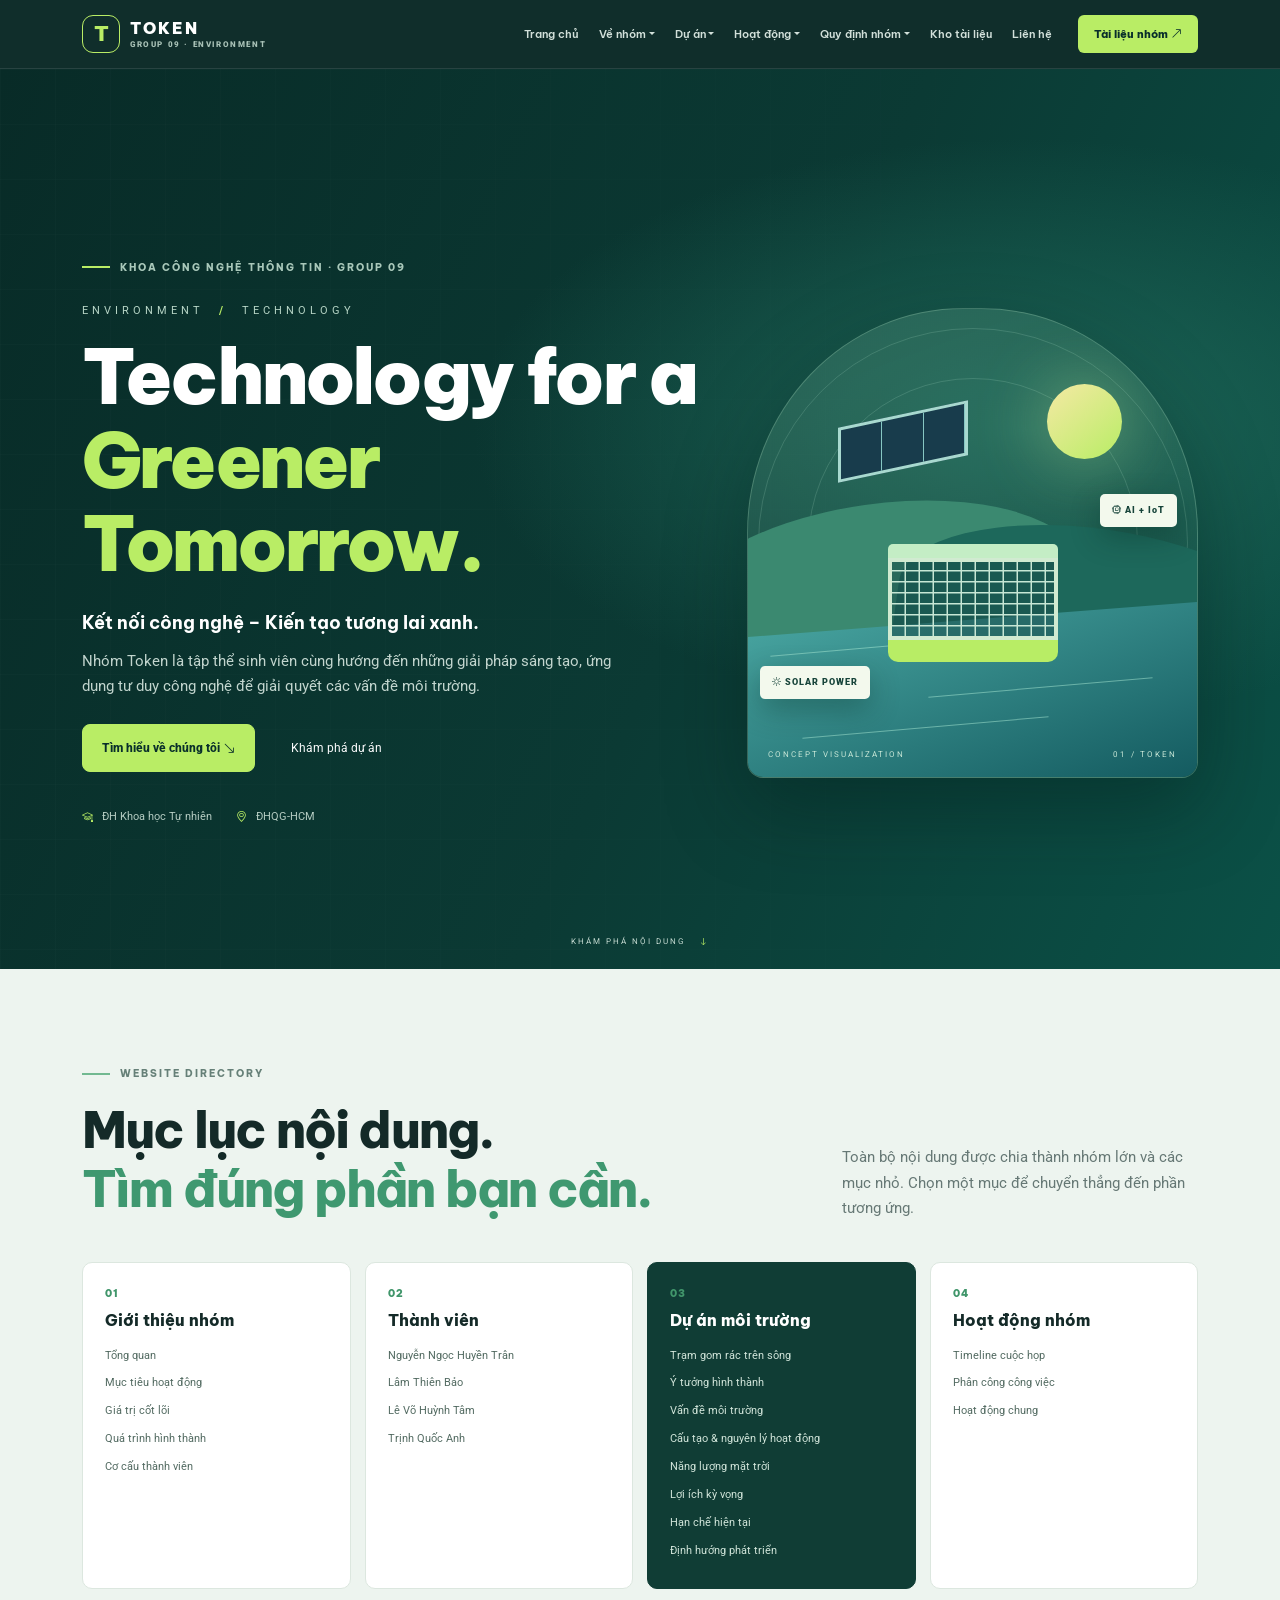
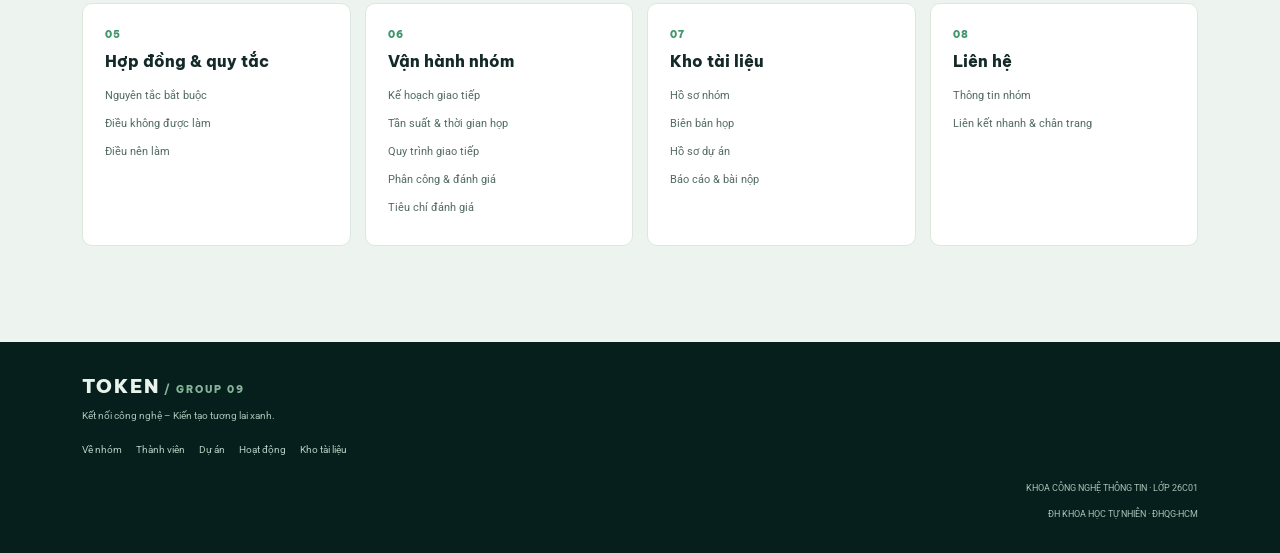
<file: index.html>
<!doctype html>
<html lang="vi"><head>
<meta charset="utf-8"><meta name="viewport" content="width=device-width, initial-scale=1">
<meta name="description" content="TOKEN – GROUP 09 | Kết nối công nghệ – Kiến tạo tương lai xanh. Khoa Công nghệ Thông tin, Trường ĐH Khoa học Tự nhiên, ĐHQG-HCM.">
<meta name="theme-color" content="#092f2b"><title>TOKEN – GROUP 09 | Trang chủ</title>
<link rel="preconnect" href="https://fonts.googleapis.com"><link rel="preconnect" href="https://fonts.gstatic.com" crossorigin="">
<link href="https://fonts.googleapis.com/css2?family=Be+Vietnam+Pro:wght@400;500;600;700;800;900&amp;family=Roboto:wght@400;500;700;900&amp;display=swap" rel="stylesheet">
<link href="https://cdn.jsdelivr.net/npm/bootstrap@5.3.3/dist/css/bootstrap.min.css" rel="stylesheet">
<link href="https://cdn.jsdelivr.net/npm/bootstrap-icons@1.11.3/font/bootstrap-icons.min.css" rel="stylesheet">
<style>
/* Local fallback for essential Bootstrap layout utilities. */
.container{width:100%;padding-right:calc(var(--bs-gutter-x,1.5rem)*.5);padding-left:calc(var(--bs-gutter-x,1.5rem)*.5);margin-right:auto;margin-left:auto}
.row{display:flex;flex-wrap:wrap;margin-right:calc(var(--bs-gutter-x,1.5rem)*-.5);margin-left:calc(var(--bs-gutter-x,1.5rem)*-.5)}
.row>*{flex-shrink:0;width:100%;max-width:100%;padding-right:calc(var(--bs-gutter-x,1.5rem)*.5);padding-left:calc(var(--bs-gutter-x,1.5rem)*.5)}
@media(min-width:576px){.container{max-width:540px}}@media(min-width:768px){.container{max-width:720px}}@media(min-width:992px){.container{max-width:960px}.col-lg-4{width:33.333333%}.col-lg-5{width:41.666667%}.col-lg-7{width:58.333333%}.col-lg-8{width:66.666667%}.col-lg-6{width:50%}}@media(min-width:1200px){.container{max-width:1140px}}@media(min-width:1400px){.container{max-width:1320px}}
.d-flex{display:flex!important}.flex-wrap{flex-wrap:wrap!important}.align-items-center{align-items:center!important}.align-items-end{align-items:flex-end!important}.justify-content-between{justify-content:space-between!important}.position-relative{position:relative!important}.text-center{text-align:center!important}.text-md-end{text-align:right!important}.ms-auto{margin-left:auto!important}.mt-2{margin-top:.5rem!important}.mt-3{margin-top:1rem!important}.mt-4{margin-top:1.5rem!important}.mt-5{margin-top:3rem!important}.mb-4{margin-bottom:1.5rem!important}.pt-5{padding-top:3rem!important}.py-5{padding-top:3rem!important;padding-bottom:3rem!important}.gap-2{gap:.5rem!important}.gap-3{gap:1rem!important}.g-3{--bs-gutter-x:1rem;--bs-gutter-y:1rem}.g-5{--bs-gutter-x:3rem;--bs-gutter-y:3rem}.gy-3>*{margin-top:1rem}.min-vh-100{min-height:100vh}.btn{display:inline-block;text-decoration:none;cursor:pointer;border:1px solid transparent}.btn-lg{padding:.75rem 1.25rem;font-size:1.125rem;border-radius:.5rem}.lead{font-size:1.25rem;font-weight:300}.small,small{font-size:.875em}.navbar{position:relative;display:flex;align-items:center}.navbar>.container{display:flex;align-items:center;justify-content:space-between}.navbar-brand{display:flex}.navbar-toggler{display:none}.navbar-collapse{display:flex;flex-basis:auto;flex-grow:1;align-items:center}.navbar-nav{display:flex;flex-direction:row;list-style:none;margin:0;padding:0}.nav-item{position:relative}.dropdown-menu{display:none;position:absolute;top:100%;left:0;z-index:1000;min-width:12rem;list-style:none}.dropdown:hover>.dropdown-menu{display:block}.dropdown-item{display:block}.collapse{display:block!important}
@media(max-width:1199.98px){.navbar-toggler{display:block}.navbar-collapse{display:none!important;position:absolute;top:100%;left:0;right:0;background:#092f2b;padding:1rem}.navbar-collapse.show{display:block!important}.navbar-nav{display:block}.navbar-nav .nav-link{display:block}.navbar .btn-nav{display:inline-block;margin-top:.75rem}}
@media(max-width:991.98px){.col-lg-4,.col-lg-5,.col-lg-6,.col-lg-7,.col-lg-8{width:100%}.text-md-end{text-align:left!important}}
/* TOKEN editor enhancements */
.member-photo img{width:100%;height:100%;object-fit:cover;object-position:center}
html body #token-editor-toolbar{display:none!important}
html body{padding-bottom:0!important}

</style><style>
:root{--forest:#092f2b;--forest2:#10483f;--green:#b9ed65;--mint:#c8f3d9;--blue:#76c8d5;--ink:#142a28;--muted:#667875;--paper:#f8faf6;--mist:#eef4ef;--line:#dce7df;--heading:'Be Vietnam Pro',sans-serif;--body:'Roboto',sans-serif}
*{box-sizing:border-box}html{scroll-behavior:smooth;scroll-padding-top:94px}body{font-family:var(--body);color:var(--ink);font-size:15px;line-height:1.72}h1,h2,h3,h4,h5,h6,.navbar,.brand-word,.member-role,.eyebrow,.card-index,.dir-number,.file-card b{font-family:var(--heading)}a{text-decoration:none}.muted{color:var(--muted)}
.token-nav{background:rgba(7,38,35,.96);backdrop-filter:blur(14px);padding:10px 0;border-bottom:1px solid #ffffff1a}.brand-mark{width:38px;height:38px;border:1px solid var(--green);border-radius:11px;display:grid;place-items:center;color:var(--green);font-weight:900;font-size:21px}.navbar-brand{display:flex;align-items:center;gap:10px}.brand-word{font-size:16px;font-weight:900;letter-spacing:2px;line-height:1;color:white}.brand-word small{display:block;font-family:var(--body);font-size:8px;letter-spacing:1.6px;color:#a8c1b6;margin-top:5px}.navbar-nav .nav-link{color:#d2e0da!important;font-size:11px;font-weight:600;padding:10px 10px!important}.navbar-nav .nav-link:hover,.navbar-nav .nav-link:focus{color:var(--green)!important}.dropdown-menu{background:#103d35;border:1px solid #ffffff20;box-shadow:0 18px 40px #001b1760;padding:9px;max-height:70vh;overflow:auto}.dropdown-item{color:#e0eee7;font-size:12px;border-radius:5px;padding:8px 12px}.dropdown-item:hover,.dropdown-item:focus{background:#ffffff15;color:var(--green)}.btn-nav{background:var(--green);color:var(--forest);font-size:11px;font-weight:800;padding:10px 15px;border-radius:6px;white-space:nowrap}.btn-nav:hover{background:#d0f58d;color:var(--forest)}
.hero-section{position:relative;overflow:hidden;background:radial-gradient(ellipse at 80% 40%,#1d6657 0%,transparent 38%),linear-gradient(115deg,#082b27 0%,#0b3a34 55%,#0b5147 100%);color:white}.hero-grid{position:absolute;inset:0;opacity:.15;background-image:linear-gradient(#ffffff19 1px,transparent 1px),linear-gradient(90deg,#ffffff19 1px,transparent 1px);background-size:55px 55px;mask-image:linear-gradient(90deg,black,transparent)}.eyebrow{font-size:10px;letter-spacing:2px;font-weight:800;color:#668078;margin-bottom:18px;display:flex;align-items:center;gap:10px}.eyebrow span{height:2px;width:28px;background:#72b991;display:inline-block}.eyebrow.light{color:#a9c8ba}.eyebrow.light span{background:var(--green)}.hero-kicker{font-size:11px;letter-spacing:4px;color:#b6d4c5;margin:26px 0 14px}.hero-kicker b{color:var(--green);padding:0 8px}.hero-section h1{font-size:clamp(42px,6vw,76px);line-height:1.1;letter-spacing:-2.8px;font-weight:900;margin:0;font-family:var(--heading)}.hero-section h1 em,.section-title em{font-style:normal;color:var(--green)}.hero-vn{font-family:var(--heading);font-size:18px;font-weight:700;margin:22px 0 10px}.hero-copy{max-width:540px;color:#c2d5ce;font-size:15px}.btn-lime{background:var(--green);border-color:var(--green);color:var(--forest);font-weight:800;font-size:12px;padding:14px 19px}.btn-lime:hover{background:#d0f58d;border-color:#d0f58d;color:var(--forest)}.btn-outline-light{font-size:12px;padding:14px 19px}.hero-meta{display:flex;gap:24px;margin-top:36px;color:#b5ccc2;font-size:11px}.hero-meta i{color:var(--green);margin-right:6px}.hero-art{height:470px;position:relative;overflow:hidden;border:1px solid #caf5d53b;border-radius:48% 48% 16px 16px;background:linear-gradient(160deg,#a4e1bf29,#0a312f26);box-shadow:0 30px 80px #001a1760}.art-orbit{position:absolute;border:1px solid #bce9d52b;border-radius:50%;width:430px;height:430px;left:50%;top:50%;transform:translate(-50%,-50%)}.orbit-two{width:330px;height:330px}.sun{position:absolute;width:75px;height:75px;border-radius:50%;background:linear-gradient(140deg,#f5e9a4,#b8ed65);top:75px;right:75px;box-shadow:0 0 70px #c8f39c77}.hill{position:absolute;border-radius:50% 50% 0 0}.hill-back{width:420px;height:190px;left:-80px;top:195px;background:#3b8970;transform:rotate(-8deg)}.hill-front{width:400px;height:160px;right:-100px;top:220px;background:#1d685b;transform:rotate(8deg)}.river{position:absolute;bottom:0;left:0;width:100%;height:175px;background:linear-gradient(160deg,#4ba9a4,#145b60);clip-path:polygon(0 20%,100% 0,100% 100%,0 100%)}.river span{position:absolute;height:1px;background:#b4f2db77;width:45%;top:45px;left:5%;transform:rotate(-5deg)}.river span:nth-child(2){top:85px;left:40%;width:50%}.river span:nth-child(3){top:125px;left:12%;width:55%}.solar-panel{position:absolute;top:105px;left:90px;width:130px;height:55px;background:#183c4c;border:3px solid #a8d9cf;transform:skewY(-12deg);display:flex;z-index:3}.solar-panel i{flex:1;border-right:1px solid #86c7c3}.collector{position:absolute;z-index:4;left:50%;top:235px;transform:translateX(-50%);width:170px;height:130px}.collector-top{height:14px;background:#c4edc5;border-radius:5px 5px 0 0}.mesh{height:82px;border:4px solid #d1ead1;background:repeating-linear-gradient(0deg,transparent 0 9px,#c7e7d5 10px 11px),repeating-linear-gradient(90deg,transparent 0 12px,#c7e7d5 13px 14px);background-color:#194e4a88}.collector-base{height:22px;background:#b8ed65;border-radius:0 0 10px 10px}.tech-tag{position:absolute;z-index:5;background:#f3f9ed;color:#17443a;padding:9px 12px;border-radius:5px;font-size:9px;font-weight:900;letter-spacing:1px;box-shadow:0 10px 30px #00231b55}.tag-ai{right:20px;top:185px}.tag-solar{left:12px;bottom:78px}.art-caption{position:absolute;bottom:15px;left:20px;right:20px;color:#c7e6d6;font-size:8px;letter-spacing:2px;display:flex;justify-content:space-between}.scroll-cue{position:absolute;bottom:20px;left:50%;transform:translateX(-50%);font-size:8px;letter-spacing:2px;color:#c6dbd2;white-space:nowrap}.scroll-cue i{margin-left:10px;color:var(--green)}
.section-pad{padding:96px 0}.section-light{background:var(--paper)}.section-mist{background:var(--mist)}.section-title{font-family:var(--heading);font-size:clamp(32px,4vw,50px);line-height:1.18;letter-spacing:-1.8px;font-weight:800;margin-bottom:20px}.section-title em{color:#3f9870}.lead-copy{font-family:var(--heading);font-size:17px;line-height:1.65;font-weight:600;color:#28433c}.about-panel{background:var(--forest);color:white;padding:34px;border-radius:10px;position:relative;overflow:hidden}.about-panel:after{content:'09';position:absolute;font-size:220px;font-weight:900;color:#ffffff08;right:-5px;top:50px;line-height:1}.about-panel-top{display:flex;justify-content:space-between;font-size:9px;letter-spacing:2px;color:#9cbdb0}.identity-word{font-family:var(--heading);font-size:clamp(45px,7vw,76px);font-weight:900;letter-spacing:7px;margin:28px 0 18px;color:#f2f7ed}.identity-word span{font-size:14px;vertical-align:top;color:var(--green)}.identity-line{height:1px;background:#ffffff30}.info-tile{background:#ffffff0d;padding:16px;border:1px solid #ffffff18;min-height:100px;position:relative;z-index:1}.info-tile small{display:block;color:#a5c6b5;font-size:8px;letter-spacing:2px}.info-tile strong{display:block;font-family:var(--heading);font-size:19px;color:var(--green);margin:4px 0}.info-tile span{font-size:10px;color:#bed2c8}.info-tile.horizontal{min-height:auto;display:flex;align-items:center;gap:20px}.info-tile.horizontal strong{font-size:12px;color:#fff;margin:0}.info-card{height:100%;background:#fff;border:1px solid var(--line);padding:25px;border-radius:9px;scroll-margin-top:100px}.card-index{font-size:9px;letter-spacing:1.5px;color:#579170;font-weight:800}.info-card h3{font-size:18px;font-weight:800;margin:12px 0}.info-card p{font-size:13px;color:var(--muted);margin-bottom:0}.value-pills{display:flex;flex-wrap:wrap;gap:8px}.value-pills span{background:#e9f4eb;border:1px solid #d2e6d6;border-radius:30px;padding:8px 12px;color:#276447;font-size:11px;font-weight:700}.inline-link{display:inline-block;color:#287b58;font-weight:800;font-size:12px;margin-top:12px}.inline-link i{margin-left:6px}
.contents-section{background:#edf4ef}.directory-grid{display:grid;grid-template-columns:repeat(4,1fr);gap:14px}.directory-card{background:white;border:1px solid var(--line);border-radius:10px;padding:22px;display:flex;flex-direction:column;align-items:flex-start;min-height:240px;transition:.25s}.directory-card:hover{transform:translateY(-4px);box-shadow:0 16px 32px #173d2710;border-color:#9fc9aa}.directory-card h3{font-size:16px;font-weight:800;margin:9px 0 12px}.directory-card a{font-size:11px;color:#536b62;padding:4px 0;border-bottom:1px solid transparent}.directory-card a:hover{color:#1b8055;border-color:#b9d9c2}.dir-number{font-size:10px;color:#41966b;font-weight:900;letter-spacing:1px}.directory-featured{background:#103d35;color:white;border-color:#103d35}.directory-featured a{color:#d0e4d9}.directory-featured a:hover{color:var(--green)}
.member-card{height:100%;background:white;border:1px solid var(--line);border-radius:10px;overflow:hidden;transition:.25s}.member-card:hover{transform:translateY(-6px);box-shadow:0 18px 38px #153f2818}.member-photo{height:285px;position:relative;overflow:hidden;background:#dce9df}.member-photo img{width:100%;height:100%;object-fit:cover;object-position:center 30%;transition:transform .5s}.member-card:hover .member-photo img{transform:scale(1.04)}.member-photo span{position:absolute;bottom:12px;left:12px;background:#092f2be8;color:#dff0e4;padding:5px 9px;border-radius:4px;font-size:8px;letter-spacing:1.5px}.member-info{padding:21px}.member-role{font-size:9px;letter-spacing:1.5px;color:#39875e;font-weight:800}.member-info h3{font-size:19px;line-height:1.35;font-weight:800;margin:9px 0}.member-tags{font-size:10px;color:#438866;font-weight:700;margin-bottom:12px}.member-info p{font-size:12px;line-height:1.7;color:#63756f;margin:0}.privacy-note{margin:25px 0 0;padding:13px 16px;background:#e3f0e7;border-radius:7px;color:#326447;font-size:11px}.privacy-note i{margin-right:7px}
.project-section{background:linear-gradient(145deg,#082e2a,#0c443b);position:relative;overflow:hidden}.project-intro{color:#c1d8cc;font-size:13px}.concept-pill{display:inline-block;border:1px solid #8cbd9b;color:#c5e9b4;border-radius:30px;padding:7px 12px;font-size:8px;letter-spacing:1px}.project-lead{display:grid;grid-template-columns:.85fr 1.15fr;min-height:400px;background:#eaf3e9;border-radius:10px;overflow:hidden}.project-lead>div:first-child{padding:40px;align-self:center}.project-lead span,.project-detail-card>span,.process-heading span{font-size:9px;letter-spacing:1.7px;color:#55846e;font-weight:800}.project-lead h3{font-size:34px;line-height:1.2;font-weight:800;letter-spacing:-1px;margin:18px 0}.project-lead h3 em{font-style:normal;color:#3c946b}.project-lead p{color:#637770;font-size:13px}.project-illustration{position:relative;min-height:400px;overflow:hidden;background:linear-gradient(160deg,#cce4d6 0 36%,#7dbcb0 36% 100%)}.sun-disc{position:absolute;top:40px;right:70px;width:65px;height:65px;border-radius:50%;background:#e7e69a;box-shadow:0 0 55px #e8e69a88}.shoreline{position:absolute;top:0;bottom:0;width:19%;background:#92b58b}.shoreline.left{left:0;clip-path:polygon(0 0,100% 0,55% 100%,0 100%)}.shoreline.right{right:0;clip-path:polygon(50% 0,100% 0,100% 100%,0 100%)}.river-shape{position:absolute;top:48%;left:14%;right:14%;height:42%;border-top:3px solid #d7f1e8;transform:rotate(-2deg)}.fixed-pole{position:absolute;top:23%;height:45%;width:9px;background:#315e4c;z-index:2}.p1{left:19%}.p2{right:19%}.solar-roof{position:absolute;top:16%;left:32%;padding:11px 25px;background:#245a6a;border:4px solid #e3f0d9;color:white;font-size:10px;letter-spacing:2px;transform:skewY(-9deg)}.net-bin{position:absolute;top:54%;left:50%;transform:translateX(-50%);width:150px;height:80px;border:6px solid #e8f3df;border-top-width:10px;background:repeating-linear-gradient(0deg,transparent 0 9px,#e8f3df 10px 11px),repeating-linear-gradient(90deg,transparent 0 12px,#e8f3df 13px 14px);background-color:#266e67aa}.net-bin span{position:absolute;width:35px;height:12px;border-radius:50%;background:#d6e9c5;bottom:-14px}.net-bin span:nth-child(1){left:10px}.net-bin span:nth-child(2){left:55px}.net-bin span:nth-child(3){right:10px}.ai-label{position:absolute;right:20px;bottom:22%;background:#103d35;color:#dff3e6;padding:8px 12px;border-radius:4px;font-size:10px;font-weight:800}.river-label{position:absolute;bottom:14px;left:18px;font-size:8px;letter-spacing:2px;color:#174b4c}.project-subnav,.doc-category-nav{display:flex;flex-wrap:wrap;gap:8px;margin:22px 0}.project-subnav a,.doc-category-nav a{border:1px solid #8cb9a4;color:#d4eadc;border-radius:30px;padding:8px 13px;font-size:10px}.project-subnav a:hover{background:#b9ed65;color:#092f2b}.project-detail-card{height:100%;background:#f1f7ef;border-radius:8px;padding:24px;color:#183d33;scroll-margin-top:100px}.project-detail-card>span{color:#54896c}.project-detail-card>i{display:block;font-size:23px;color:#398c65;margin:15px 0}.project-detail-card h3{font-size:18px;font-weight:800}.project-detail-card p{font-size:12px;color:#60756b;margin:0}.project-process{background:#eaf3e9;border-radius:9px;padding:30px}.process-heading h3{font-size:23px;font-weight:800;color:#163e34;margin:9px 0}.process-heading p{font-size:12px;color:#63776e}.process-steps{display:grid;grid-template-columns:repeat(3,1fr);gap:12px;margin-top:20px}.process-steps>div{position:relative;background:white;border:1px solid #dce8dd;border-radius:7px;padding:17px}.process-steps b{position:absolute;right:12px;top:10px;color:#8eb59b;font-size:10px}.process-steps i{display:block;color:#398c65;font-size:22px;margin-bottom:12px}.process-steps strong{display:block;color:#1b493a;font-size:13px}.process-steps small{display:block;color:#6c7e75;font-size:10px;margin-top:4px}.disclaimer{margin:20px 0 0;color:#c6ded1;font-size:11px}.disclaimer i{margin-right:6px}.disclaimer.dark{color:#63756e}
.timeline{position:relative;max-width:940px;margin-left:auto;margin-right:auto}.timeline:before{content:'';position:absolute;left:190px;top:0;bottom:0;width:2px;background:#c9ded0}.timeline-item{display:grid;grid-template-columns:160px 30px 1fr;gap:0 15px;margin-bottom:28px;position:relative}.timeline-date{text-align:right;font-family:var(--heading);font-size:15px;font-weight:800;color:#1e6446;padding-top:20px}.timeline-date small{display:block;font-family:var(--body);font-size:9px;letter-spacing:1px;color:#7c9286;margin-top:5px}.timeline-dot{width:13px;height:13px;background:#64a77d;border:3px solid #e3f1e7;border-radius:50%;margin:24px auto;z-index:1}.timeline-card{background:white;border:1px solid var(--line);border-radius:9px;padding:24px}.timeline-card>span{font-size:9px;letter-spacing:1.7px;color:#55926d;font-weight:800}.timeline-card h3{font-size:19px;font-weight:800;margin:8px 0}.timeline-card p{font-size:12px;color:#61746c}.timeline-tag{display:inline-block;background:#e8f3e8;color:#31704d;border-radius:5px;padding:8px 11px;font-size:10px;font-weight:700}.muted-note{display:block;color:#8a9890;font-size:10px;margin-top:10px}.subsection-head{margin:48px 0 17px}.subsection-head span,.common-work span{font-size:9px;letter-spacing:1.7px;color:#5c9870;font-weight:800}.subsection-head h3,.common-work h3{font-size:23px;font-weight:800;margin:7px 0}.subsection-head p{color:#6c7e75;font-size:12px}.assignment-grid{display:grid;grid-template-columns:repeat(4,1fr);gap:12px}.assignment-grid article{background:#edf4ef;border:1px solid #dce8dd;border-radius:8px;padding:18px}.assignment-grid b{font-family:var(--heading);font-size:13px;color:#1e6446}.assignment-grid p{font-size:11px;color:#62756c;margin:9px 0 0}.common-work{display:grid;grid-template-columns:.7fr 1.3fr;gap:25px;margin-top:25px;background:#103d35;color:white;border-radius:9px;padding:25px}.common-work ul{margin:0;padding-left:18px;columns:2;color:#d3e4d9;font-size:12px}.evidence-placeholder{display:flex;align-items:center;gap:17px;border:1px dashed #9abda4;border-radius:8px;padding:19px;margin-top:20px;color:#3c7955}.evidence-placeholder>i{font-size:28px}.evidence-placeholder b,.evidence-placeholder span{display:block}.evidence-placeholder b{font-family:var(--heading);font-size:13px}.evidence-placeholder span{font-size:11px;color:#6b8174;margin-top:3px}
.charter-card{height:100%;background:white;border:1px solid var(--line);padding:28px;border-radius:9px;scroll-margin-top:100px}.charter-icon{font-size:27px;color:#43936b}.charter-card>span{display:block;font-size:9px;letter-spacing:1.7px;color:#72907f;font-weight:800;margin-top:12px}.charter-card h3{font-size:18px;font-weight:800;margin:9px 0 18px}.charter-card ul{padding-left:17px;margin:0}.charter-card li{font-size:12px;color:#5e7168;margin-bottom:10px}.charter-card.avoid .charter-icon{color:#b87568}.charter-card.should .charter-icon{color:#6d8cc1}
.comm-section{background:linear-gradient(145deg,#082e2a,#0d4b40)}.comm-detail{background:#ffffff0c;border:1px solid #ffffff22;border-radius:9px;padding:20px}.comm-detail>div{padding:14px 4px;border-bottom:1px solid #ffffff20}.comm-detail>div:last-child{border:0}.comm-detail i{display:block;color:var(--green);font-size:22px;margin-bottom:8px}.comm-detail span{display:block;font-size:8px;letter-spacing:1.5px;color:#a7c7b8}.comm-detail b{display:block;color:white;font-family:var(--heading);font-size:17px}.comm-detail small{color:#b7cec2;font-size:10px}.workflow{background:#f1f7ef;border-radius:9px;padding:26px;height:100%}.workflow h3{font-size:19px;font-weight:800;color:#173d33}.workflow-steps{display:grid;grid-template-columns:repeat(3,1fr);gap:10px;margin-top:20px}.workflow-steps>div{position:relative;background:white;border:1px solid #dce8dd;border-radius:7px;padding:14px}.workflow-steps b{position:absolute;right:9px;top:7px;font-size:9px;color:#88b198}.workflow-steps i{display:block;font-size:21px;color:#398b64;margin-bottom:8px}.workflow-steps span{display:block;font-family:var(--heading);font-size:11px;font-weight:800;color:#234c3a}.workflow-steps small{display:block;color:#71847a;font-size:9px;margin-top:3px}.workflow-note{font-size:10px;color:#657970;margin:17px 0 0}.workflow-note i{color:#4d9a6d;margin-right:5px}
.evaluation-panel{display:grid;grid-template-columns:.8fr 1.2fr;gap:40px;background:white;border:1px solid var(--line);border-radius:10px;padding:32px}.evaluation-chart{display:flex;align-items:center;gap:25px}.donut{width:170px;height:170px;border-radius:50%;background:conic-gradient(#2d7654 0 50%,#78b89a 50% 70%,#b8d9a8 70% 80%,#8fc7cb 80% 90%,#d4e8d8 90% 100%);display:grid;place-items:center;flex-shrink:0}.donut>div{width:118px;height:118px;background:white;border-radius:50%;display:grid;place-content:center;text-align:center}.donut strong{font-family:var(--heading);font-size:28px;color:#194d38}.donut strong small{font-size:14px}.donut span{font-size:8px;letter-spacing:1px;color:#71847a}.legend{display:grid;gap:9px}.legend span{font-size:10px;color:#61756b;white-space:nowrap}.legend b{color:#244b39;margin-left:7px}.dot{display:inline-block;width:8px;height:8px;border-radius:50%;margin-right:7px}.d1{background:#2d7654}.d2{background:#78b89a}.d3{background:#b8d9a8}.d4{background:#8fc7cb}.d5{background:#d4e8d8}.evaluation-bars{align-self:center}.eval-row{margin-bottom:17px}.eval-row>div:first-child{display:flex;justify-content:space-between;font-size:11px;color:#4c6459;margin-bottom:7px}.eval-row b{font-family:var(--heading);color:#226b49}.progress{height:8px;background:#edf2ed;border-radius:10px;overflow:hidden}.progress span{display:block;height:100%;background:linear-gradient(90deg,#26744f,#a9d98a);border-radius:10px}
.documents-section{background:#edf4ef}.document-notice{display:flex;gap:15px;align-items:center;background:#103d35;color:white;padding:19px 22px;border-radius:9px}.document-notice>i{font-size:28px;color:var(--green)}.document-notice b,.document-notice span{display:block}.document-notice b{font-family:var(--heading);font-size:14px}.document-notice span{font-size:11px;color:#c8ddd1;margin-top:3px}.doc-category-nav{margin:18px 0 28px}.doc-category-nav a{border-color:#a6c8b1;color:#2f6f4e;background:#fff}.doc-category-nav a:hover{background:#1d684b;color:white}.doc-group{margin-top:27px;scroll-margin-top:100px}.doc-group-heading{display:flex;gap:15px;align-items:flex-start;margin-bottom:14px}.doc-group-heading>span{font-family:var(--heading);font-size:20px;font-weight:900;color:#45956b}.doc-group-heading h3{font-size:19px;font-weight:800;margin:0 0 3px}.doc-group-heading p{font-size:11px;color:#718279;margin:0}.file-card{height:100%;display:flex;gap:12px;align-items:flex-start;background:white;border:1px solid #dce8dd;border-radius:8px;padding:17px;min-height:145px;flex-wrap:wrap}.file-card>i{font-size:24px;color:#398a62}.file-card>div{flex:1;min-width:160px}.file-card b{display:block;font-size:12px;color:#234b39;line-height:1.5}.file-card small{display:block;color:#78877f;font-size:10px;margin-top:4px}.file-link{display:inline-flex;gap:7px;align-items:center;background:#e7f3e9;color:#276c49;border-radius:5px;padding:8px 10px;font-size:10px;font-weight:800;margin-top:auto}.file-link:hover{background:#cce9d3;color:#174a33}.file-link.pending{background:#f2f3ee;color:#79857c}.upload-guide{display:grid;grid-template-columns:70px 1fr;gap:20px;background:#fff;border:1px dashed #7eaf8e;border-radius:10px;padding:26px;margin-top:30px;scroll-margin-top:100px}.upload-guide-icon{width:60px;height:60px;background:#e6f3e8;border-radius:12px;display:grid;place-items:center;color:#39875d;font-size:28px}.upload-guide-copy>span{font-size:9px;letter-spacing:1.6px;color:#4b9168;font-weight:800}.upload-guide h3{font-size:20px;font-weight:800;margin:7px 0}.upload-guide p,.upload-guide li{font-size:11px;color:#60756a}.upload-guide ol{padding-left:18px}.upload-guide li{margin:4px 0}.upload-guide small{display:block;background:#fff7e7;color:#80612e;border-radius:6px;padding:11px;font-size:10px}.upload-guide small i{margin-right:5px}
.contact-section{background:linear-gradient(130deg,#082c28,#0b4b40);padding:90px 0}.contact-copy{font-size:15px;line-height:1.9;color:#c5d9ce}.contact-card{background:#f1f7ef;padding:28px;border-radius:10px}.contact-card>span{display:block;font-size:9px;letter-spacing:1.7px;color:#5c8b6d;font-weight:800;margin-bottom:20px}.contact-card>div:not(.logo-placeholder){display:flex;gap:13px;align-items:center;padding:13px 0;border-bottom:1px solid #dce7dd}.contact-card>div>i{color:#438d64;font-size:19px}.contact-card p{margin:0}.contact-card b,.contact-card small{display:block}.contact-card b{font-family:var(--heading);font-size:12px}.contact-card small{font-size:10px;color:#78877f}.logo-placeholder{margin-top:20px;border:1px dashed #8fb59a;border-radius:7px;padding:16px;text-align:center}.logo-placeholder span{display:block;font-family:var(--heading);font-size:26px;font-weight:900;letter-spacing:5px;color:#23583f}.logo-placeholder small{font-size:8px;letter-spacing:1px;color:#839187}.site-footer{background:#061f1d;color:#a9c2b6;padding:28px 0}.footer-brand{font-family:var(--heading);font-size:19px;font-weight:900;letter-spacing:2px;color:#e8f4eb}.footer-brand span{font-size:10px;color:#86b298}.site-footer p{font-size:10px;margin:5px 0 0}.footer-links{display:flex;flex-wrap:wrap;gap:14px}.footer-links a{font-size:10px;color:#b5ccc0}.footer-links a:hover{color:var(--green)}.site-footer small{font-size:9px;line-height:1.7}
@media(max-width:1199px){.navbar-nav{align-items:stretch!important;padding-top:12px}.btn-nav{display:inline-block;margin:8px 0}.dropdown-menu{border:0;box-shadow:none;background:#0c342e;margin-left:10px}.dropdown-item{white-space:normal}.directory-grid{grid-template-columns:repeat(2,1fr)}}
@media(max-width:991px){.hero-art{max-width:500px;margin:auto}.section-pad{padding:75px 0}.project-lead{grid-template-columns:1fr}.project-illustration{min-height:330px}.assignment-grid{grid-template-columns:repeat(2,1fr)}.evaluation-panel{grid-template-columns:1fr}.evaluation-chart{justify-content:center}}
@media(max-width:767px){.hero-section h1{font-size:43px;letter-spacing:-1.7px}.hero-art{height:350px}.scroll-cue{display:none}.section-title{font-size:34px}.directory-grid{grid-template-columns:1fr 1fr}.directory-card{padding:17px;min-height:230px}.member-photo{height:320px}.timeline:before{left:8px}.timeline-item{grid-template-columns:18px 1fr;gap:0 10px}.timeline-date{grid-column:2;text-align:left;padding:0 0 8px}.timeline-dot{grid-column:1;grid-row:1 / span 2;margin:5px auto}.timeline-card{grid-column:2}.process-steps{grid-template-columns:repeat(2,1fr)}.common-work{grid-template-columns:1fr}.common-work ul{columns:1}.workflow-steps{grid-template-columns:repeat(2,1fr)}.evaluation-chart{flex-direction:column}.upload-guide{grid-template-columns:1fr}.doc-category-nav{gap:6px}.doc-category-nav a{font-size:9px}.project-lead>div:first-child{padding:27px}.project-illustration{min-height:300px}}
@media(max-width:480px){.directory-grid{grid-template-columns:1fr}.directory-card{min-height:auto}.assignment-grid{grid-template-columns:1fr}.hero-meta{flex-direction:column;gap:7px}.process-steps{grid-template-columns:1fr 1fr}.workflow-steps{grid-template-columns:1fr 1fr}.member-photo{height:290px}.section-pad{padding:62px 0}.file-card{min-height:unset}.doc-group-heading h3{font-size:17px}}


/* Team profile refinement: four balanced cards in one desktop row */
#team .team-card-grid{align-items:stretch}
#team .member-card{display:flex;flex-direction:column;height:100%;border-radius:14px;box-shadow:0 8px 24px #153f2809}
#team .member-photo{height:clamp(175px,18vw,225px);flex:0 0 auto}
#team .member-photo img{object-position:center 28%}
#team .member-info{padding:17px 16px 18px;display:flex;flex-direction:column;flex:1}
#team .member-role{font-size:9px;letter-spacing:1.15px}
#team .member-info h3{font-size:clamp(15px,1.35vw,18px);line-height:1.35;min-height:2.45em;margin:7px 0 9px;overflow-wrap:anywhere}
#team .member-meta{display:grid;grid-template-columns:1fr 1fr;gap:7px;margin:0 0 12px}
#team .member-meta>div{min-width:0;padding:8px 9px;background:#f2f7f1;border:1px solid #e1ebe1;border-radius:7px}
#team .member-meta small{display:block;font-size:8px;letter-spacing:.7px;color:#718579;font-weight:800}
#team .member-meta strong{display:block;margin-top:2px;font-size:9px;line-height:1.35;color:#315d43;overflow-wrap:anywhere}
#team .member-tags{font-size:9px;line-height:1.55;margin:0 0 9px;min-height:2.8em}
#team .member-info p{font-size:11px;line-height:1.62;color:#62746b}
#team .privacy-note{font-size:10px;line-height:1.6}
@media(min-width:992px) and (max-width:1199px){#team .member-photo{height:165px}#team .member-info{padding:13px 12px}#team .member-info h3{font-size:15px}#team .member-info p{font-size:10px}#team .member-meta{gap:5px}#team .member-meta>div{padding:7px 6px}}
@media(max-width:767px){#team .member-photo{height:270px}#team .member-info{padding:18px}#team .member-info h3{font-size:18px;min-height:0}#team .member-info p{font-size:12px}}

/* TOKEN team cards: compact four-column desktop layout */
#team .team-card-grid{align-items:stretch}
#team .member-card{display:flex;flex-direction:column;height:100%;border-radius:14px;box-shadow:0 8px 24px #153f2809}
#team .member-photo{height:clamp(145px,15vw,190px);flex:0 0 auto}
#team .member-photo img{object-position:center 28%}
#team .member-info{padding:13px 13px 12px;display:flex;flex-direction:column;flex:1}
#team .member-role{font-size:8px;letter-spacing:1px}
#team .member-info h3{font-size:clamp(13px,1.15vw,16px);line-height:1.32;min-height:2.6em;margin:6px 0 8px;overflow-wrap:anywhere}
#team .member-meta{display:grid;grid-template-columns:1fr 1fr;gap:5px;margin:0 0 9px}
#team .member-meta>div{min-width:0;padding:6px 7px;background:#f2f7f1;border:1px solid #e1ebe1;border-radius:7px}
#team .member-meta small{display:block;font-size:7px;letter-spacing:.6px;color:#718579;font-weight:800}
#team .member-meta strong{display:block;margin-top:2px;font-size:9px;line-height:1.3;color:#315d43;overflow-wrap:anywhere}
#team .member-tags{font-size:8px;line-height:1.45;margin:0 0 7px;min-height:2.6em;overflow-wrap:anywhere}
#team .member-info p{font-size:9px;line-height:1.5;color:#62746b;margin:0;overflow-wrap:anywhere}
#team .member-icon-set{display:flex;gap:5px;margin-top:auto;padding-top:10px}
#team .member-icon-set span{display:flex;align-items:center;justify-content:center;gap:4px;flex:1;min-width:0;padding:6px 3px;border-radius:8px;background:#edf6ed;color:#17644c;font-size:15px;cursor:text}
#team .member-icon-set small{font-size:7px;font-weight:700;white-space:nowrap;color:#426c56}
#team .member-icon-set span[contenteditable="true"]{outline:1px dashed #27a78a}
@media(min-width:992px) and (max-width:1199px){#team .member-photo{height:135px}#team .member-info{padding:10px 9px}#team .member-info h3{font-size:13px}#team .member-info p{font-size:8px}#team .member-meta>div{padding:5px 4px}#team .member-meta strong{font-size:8px}}
@media(max-width:575px){#team .member-photo{height:125px}#team .member-info{padding:9px}#team .member-info h3{font-size:12px}#team .member-info p{font-size:8px}#team .member-icon-set small{display:none}}


/* FINAL TEAM LAYOUT — four separate, equal cards in one desktop row */
#team .team-card-grid{
  display:grid !important;
  grid-template-columns:repeat(4,minmax(0,1fr));
  gap:clamp(14px,1.7vw,26px);
  width:100%; margin:0; align-items:stretch;
}
#team .team-member-item{min-width:0;width:auto;max-width:none;padding:0;margin:0;display:block}
#team .member-card{height:100%;min-width:0;background:#fff;border:1px solid #e2ece3;border-radius:18px;overflow:hidden;box-shadow:0 8px 24px #153f2810;display:flex;flex-direction:column;transition:transform .22s,box-shadow .22s}
#team .member-card:hover{transform:translateY(-5px);box-shadow:0 16px 32px #153f2820}
#team .member-photo{height:clamp(150px,16vw,220px);margin:12px 12px 0;border-radius:13px;overflow:hidden;position:relative;flex:none}
#team .member-photo img{width:100%;height:100%;object-fit:cover;object-position:center 28%}
#team .member-photo span{left:10px;bottom:10px;padding:5px 8px;font-size:8px;border-radius:20px}
#team .member-photo-badge{position:absolute;right:10px;top:10px;width:38px;height:38px;border-radius:50%;display:grid;place-items:center;background:#078b5d;color:#fff;font-size:19px;box-shadow:0 3px 12px #073f2c30;cursor:text;outline-offset:3px}
#team .member-info{padding:14px 16px 15px;display:flex;flex-direction:column;flex:1;min-width:0}
#team .member-role{align-self:center;background:#e4f2df;color:#15533b;border-radius:30px;padding:5px 15px;font-size:9px;letter-spacing:.8px}
#team .member-info h3{text-align:center;font-size:clamp(14px,1.2vw,18px);line-height:1.3;min-height:2.5em;margin:9px 0 10px;overflow-wrap:anywhere}
#team .member-meta{display:flex;flex-direction:column;gap:7px;margin:0 0 11px}
#team .member-meta>div{display:grid;grid-template-columns:74px minmax(0,1fr);align-items:center;gap:6px;padding:0;background:transparent;border:0;border-radius:0}
#team .member-meta small{font-size:9px;letter-spacing:.25px;color:#61776b;font-weight:800}
#team .member-meta strong{font-size:11px;line-height:1.35;color:#173e31;overflow-wrap:anywhere}
#team .member-tags{font-size:10px;line-height:1.5;margin:0 0 8px;min-height:0;color:#3c8864}
#team .member-info p{font-size:11px;line-height:1.55;color:#344f44;margin:0;padding-top:10px;border-top:1px solid #e1e9e2;overflow-wrap:anywhere}
#team .member-icon-set{display:flex;gap:7px;margin-top:auto;padding-top:13px}
#team .member-icon-set span{min-height:34px;display:flex;align-items:center;justify-content:center;gap:4px;flex:1;min-width:0;padding:5px 3px;border-radius:20px;background:#edf6ed;color:#17644c;font-size:15px;cursor:text}
#team .member-icon-set small{font-size:8px;font-weight:700;white-space:nowrap;color:#426c56}
@media(max-width:991px){#team .team-card-grid{grid-template-columns:repeat(2,minmax(0,1fr))}#team .member-photo{height:clamp(170px,28vw,250px)}}
@media(max-width:575px){#team .team-card-grid{grid-template-columns:1fr;gap:16px}#team .member-photo{height:230px}#team .member-info{padding:14px 16px}#team .member-info h3{font-size:17px;min-height:0}#team .member-info p{font-size:12px}#team .member-meta strong{font-size:12px}}

/* Member cards: remove decorative icon rows; keep bio as the final content block */
#team .member-icon-set{display:none!important}
#team .member-info p{margin-bottom:0}

/* TOKEN EDITOR – refined dialogs and action controls */
.te-modal-backdrop{align-items:center!important;padding:16px!important;background:rgba(4,24,22,.76)!important;backdrop-filter:blur(5px)}
.te-modal{width:min(720px,100%)!important;border:1px solid #e3ece5!important;border-radius:20px!important;padding:clamp(18px,3vw,30px)!important;box-shadow:0 28px 90px rgba(0,20,15,.28)!important}
.te-modal h3{font-size:clamp(19px,2.2vw,24px)!important;color:#123f35!important;letter-spacing:-.45px}
.te-modal>p{color:#657970;margin:0 0 18px}
.te-modal .te-field label{color:#254b3d;font-size:12px;letter-spacing:.01em}
.te-modal input:not([type=color]):not([type=range]),.te-modal select,.te-modal textarea{border:1px solid #d6e3da!important;border-radius:10px!important;background:#fbfdfb!important;padding:10px 12px!important;min-height:42px}
.te-modal textarea{min-height:110px;resize:vertical}
.te-modal input:focus,.te-modal select:focus,.te-modal textarea:focus{outline:3px solid #b8e85b55;border-color:#6eaa83!important}
.te-modal button{border-radius:10px!important;padding:10px 15px!important;font-weight:700!important;transition:transform .15s,filter .15s,box-shadow .15s}
.te-modal button:hover{filter:brightness(1.06);transform:translateY(-1px);box-shadow:0 5px 14px #163e301c}
.te-modal .te-secondary{background:#edf4ef!important;color:#285440!important;border:1px solid #d9e7dc!important}
.te-modal .te-danger{background:#fff0ef!important;color:#a33b35!important;border:1px solid #f0d0cd!important}
.te-modal-footer{display:flex;justify-content:flex-end;border-top:1px solid #e7eee8;margin-top:18px;padding-top:12px}
.te-modal-footer button{margin-top:0!important}
.te-element-actions{gap:8px!important;margin-top:7px}
.te-modal hr{border-color:#e5eee7;opacity:1;margin:18px 0}
@media(max-width:600px){.te-modal-backdrop{align-items:flex-start!important;padding:8px!important}.te-modal{border-radius:15px!important}.te-element-actions>*{flex:1 1 auto}}

/* Product poster and product specification */
.project-poster-figure{max-width:760px;margin:28px auto 24px;padding:12px;background:#f2f7ef;border:1px solid #d8e8dc;border-radius:14px;box-shadow:0 14px 35px #001b1720;text-align:center}
.project-poster-figure img{display:block;width:100%;height:auto;max-height:900px;object-fit:contain;border-radius:8px}
.project-poster-figure figcaption{padding:10px 5px 2px;color:#47745d;font-size:10px;font-weight:800;letter-spacing:1.3px}
.project-spec-grid{display:grid;grid-template-columns:repeat(2,minmax(0,1fr));gap:13px;margin:22px 0}
.project-spec-grid article{background:#f2f7ef;border:1px solid #dce9dd;border-radius:12px;padding:21px}
.project-spec-grid .spec-kicker{display:block;color:#4d8a68;font-size:9px;letter-spacing:1.5px;font-weight:900;margin-bottom:9px}
.project-spec-grid h3{color:#163f34;font-size:17px;font-weight:800;margin:0 0 8px}
.project-spec-grid p{color:#60756b;font-size:12px;line-height:1.75;margin:0}
@media(max-width:650px){.project-spec-grid{grid-template-columns:1fr}.project-poster-figure{margin:18px 0}}

</style>
</head>
<body>
<nav class="navbar navbar-expand-xl navbar-dark fixed-top token-nav"><div class="container">
<a class="navbar-brand" href="index.html"><span class="brand-mark">T</span><span class="brand-word">TOKEN <small>GROUP 09 · ENVIRONMENT</small></span></a>
<button class="navbar-toggler" type="button" data-bs-toggle="collapse" data-bs-target="#tokenNav" aria-label="Mở điều hướng"><span class="navbar-toggler-icon"></span></button>
<div class="collapse navbar-collapse" id="tokenNav"><ul class="navbar-nav ms-auto align-items-xl-center">
<li class="nav-item"><a class="nav-link" href="index.html">Trang chủ</a></li>
<li class="nav-item dropdown"><a class="nav-link dropdown-toggle" href="about.html" role="button" data-bs-toggle="dropdown">Về nhóm</a><ul class="dropdown-menu"><li><a class="dropdown-item" href="about.html">Tổng quan</a></li><li><a class="dropdown-item" href="about.html#about-goals">Mục tiêu hoạt động</a></li><li><a class="dropdown-item" href="about.html#about-values">Giá trị cốt lõi</a></li><li><a class="dropdown-item" href="about.html#about-formation">Quá trình hình thành</a></li><li><a class="dropdown-item" href="about.html#about-structure">Cơ cấu thành viên</a></li><li><a class="dropdown-item" href="team.html">Hồ sơ 4 thành viên</a></li></ul></li>
<li class="nav-item dropdown"><a class="nav-link dropdown-toggle" href="project.html" role="button" data-bs-toggle="dropdown">Dự án</a><ul class="dropdown-menu"><li><a class="dropdown-item" href="project.html">Tổng quan sản phẩm</a></li><li><a class="dropdown-item" href="project.html#project-idea">Ý tưởng hình thành</a></li><li><a class="dropdown-item" href="project.html#project-problem">Vấn đề môi trường</a></li><li><a class="dropdown-item" href="project.html#project-structure">Cấu tạo &amp; nguyên lý</a></li><li><a class="dropdown-item" href="project.html#project-energy">Năng lượng mặt trời</a></li><li><a class="dropdown-item" href="project.html#project-benefits">Lợi ích kỳ vọng</a></li><li><a class="dropdown-item" href="project.html#project-limits">Hạn chế hiện tại</a></li><li><a class="dropdown-item" href="project.html#project-future">Định hướng tương lai</a></li></ul></li>
<li class="nav-item dropdown"><a class="nav-link dropdown-toggle" href="activities.html" role="button" data-bs-toggle="dropdown">Hoạt động</a><ul class="dropdown-menu"><li><a class="dropdown-item" href="activities.html">Timeline cuộc họp</a></li><li><a class="dropdown-item" href="activities.html#activity-assignments">Phân công công việc</a></li><li><a class="dropdown-item" href="activities.html#activity-common">Hoạt động chung</a></li></ul></li>
<li class="nav-item dropdown"><a class="nav-link dropdown-toggle" href="charter.html#charter" role="button" data-bs-toggle="dropdown">Quy định nhóm</a><ul class="dropdown-menu"><li><a class="dropdown-item" href="charter.html#charter-must">Điều bắt buộc</a></li><li><a class="dropdown-item" href="charter.html#charter-not">Điều không được làm</a></li><li><a class="dropdown-item" href="charter.html#charter-should">Điều nên làm</a></li><li><a class="dropdown-item" href="charter.html#communication">Kế hoạch giao tiếp</a></li><li><a class="dropdown-item" href="charter.html#teamwork">Phân công &amp; đánh giá</a></li></ul></li>
<li class="nav-item"><a class="nav-link" href="documents.html">Kho tài liệu</a></li>
<li class="nav-item"><a class="nav-link" href="contact.html">Liên hệ</a></li>
</ul><a class="btn btn-nav ms-xl-3" href="documents.html">Tài liệu nhóm <i class="bi bi-arrow-up-right"></i></a></div></div></nav>
<header id="home" class="hero-section"><div class="hero-grid"></div><div class="container position-relative"><div class="row align-items-center min-vh-100 py-5"><div class="col-lg-7 pt-5">
<div class="eyebrow light"><span></span>KHOA CÔNG NGHỆ THÔNG TIN · GROUP 09</div><div class="hero-kicker">ENVIRONMENT <b>/</b> TECHNOLOGY</div>
<h1>Technology for a<br><em>Greener Tomorrow.</em></h1><p class="hero-vn">Kết nối công nghệ – Kiến tạo tương lai xanh.</p>
<p class="hero-copy">Nhóm Token là tập thể sinh viên cùng hướng đến những giải pháp sáng tạo, ứng dụng tư duy công nghệ để giải quyết các vấn đề môi trường.</p>
<div class="d-flex flex-wrap gap-3 mt-4"><a class="btn btn-lime btn-lg" href="about.html">Tìm hiểu về chúng tôi <i class="bi bi-arrow-down-right"></i></a><a class="btn btn-outline-light btn-lg" href="project.html">Khám phá dự án</a></div>
<div class="hero-meta"><span><i class="bi bi-mortarboard"></i> ĐH Khoa học Tự nhiên</span><span><i class="bi bi-geo-alt"></i> ĐHQG-HCM</span></div></div>
<div class="col-lg-5 mt-5 mt-lg-0"><div class="hero-art"><div class="art-orbit"></div><div class="art-orbit orbit-two"></div><div class="sun"></div><div class="hill hill-back"></div><div class="hill hill-front"></div><div class="river"><span></span><span></span><span></span></div><div class="solar-panel"><i></i><i></i><i></i></div><div class="collector"><div class="collector-top"></div><div class="mesh"></div><div class="collector-base"></div></div><div class="tech-tag tag-ai"><i class="bi bi-cpu"></i> AI + IoT</div><div class="tech-tag tag-solar"><i class="bi bi-sun"></i> SOLAR POWER</div><div class="art-caption">CONCEPT VISUALIZATION <span>01 / TOKEN</span></div></div></div></div></div><a class="scroll-cue" href="index.html">KHÁM PHÁ NỘI DUNG <i class="bi bi-arrow-down"></i></a></header>
<main>
<section id="contents" class="section-pad contents-section"><div class="container"><div class="eyebrow"><span></span> WEBSITE DIRECTORY</div><div class="row align-items-end mb-4"><div class="col-lg-8"><h2 class="section-title">Mục lục nội dung.<br><em>Tìm đúng phần bạn cần.</em></h2></div><div class="col-lg-4"><p class="muted">Toàn bộ nội dung được chia thành nhóm lớn và các mục nhỏ. Chọn một mục để chuyển thẳng đến phần tương ứng.</p></div></div>
<div class="directory-grid">
<div class="directory-card"><span class="dir-number">01</span><h3>Giới thiệu nhóm</h3><a href="about.html">Tổng quan</a><a href="about.html#about-goals">Mục tiêu hoạt động</a><a href="about.html#about-values">Giá trị cốt lõi</a><a href="about.html#about-formation">Quá trình hình thành</a><a href="about.html#about-structure">Cơ cấu thành viên</a></div>
<div class="directory-card"><span class="dir-number">02</span><h3>Thành viên</h3><a href="team.html#member-tran">Nguyễn Ngọc Huyền Trân</a><a href="team.html#member-bao">Lâm Thiên Bảo</a><a href="team.html#member-tam">Lê Võ Huỳnh Tâm</a><a href="team.html#member-anh">Trịnh Quốc Anh</a></div>
<div class="directory-card directory-featured"><span class="dir-number">03</span><h3>Dự án môi trường</h3><a href="project.html">Trạm gom rác trên sông</a><a href="project.html#project-idea">Ý tưởng hình thành</a><a href="project.html#project-problem">Vấn đề môi trường</a><a href="project.html#project-structure">Cấu tạo &amp; nguyên lý hoạt động</a><a href="project.html#project-energy">Năng lượng mặt trời</a><a href="project.html#project-benefits">Lợi ích kỳ vọng</a><a href="project.html#project-limits">Hạn chế hiện tại</a><a href="project.html#project-future">Định hướng phát triển</a></div>
<div class="directory-card"><span class="dir-number">04</span><h3>Hoạt động nhóm</h3><a href="activities.html">Timeline cuộc họp</a><a href="activities.html#activity-assignments">Phân công công việc</a><a href="activities.html#activity-common">Hoạt động chung</a></div>
<div class="directory-card"><span class="dir-number">05</span><h3>Hợp đồng &amp; quy tắc</h3><a href="charter.html#charter-must">Nguyên tắc bắt buộc</a><a href="charter.html#charter-not">Điều không được làm</a><a href="charter.html#charter-should">Điều nên làm</a></div>
<div class="directory-card"><span class="dir-number">06</span><h3>Vận hành nhóm</h3><a href="charter.html#communication">Kế hoạch giao tiếp</a><a href="charter.html#comm-schedule">Tần suất &amp; thời gian họp</a><a href="charter.html#comm-workflow">Quy trình giao tiếp</a><a href="charter.html#teamwork">Phân công &amp; đánh giá</a><a href="charter.html#evaluation-criteria">Tiêu chí đánh giá</a></div>
<div class="directory-card"><span class="dir-number">07</span><h3>Kho tài liệu</h3><a href="documents.html">Hồ sơ nhóm</a><a href="documents.html#docs-meetings">Biên bản họp</a><a href="documents.html#docs-project">Hồ sơ dự án</a><a href="documents.html#docs-submission">Báo cáo &amp; bài nộp</a></div>
<div class="directory-card"><span class="dir-number">08</span><h3>Liên hệ</h3><a href="contact.html">Thông tin nhóm</a><a href="#footer">Liên kết nhanh &amp; chân trang</a></div>
</div></div></section>
</main>
<footer id="footer" class="site-footer"><div class="container"><div class="row align-items-center gy-3"><div class="col-md-4"><a class="footer-brand" href="index.html">TOKEN<span> / GROUP 09</span></a><p>Kết nối công nghệ – Kiến tạo tương lai xanh.</p></div><div class="col-md-5"><div class="footer-links"><a href="about.html">Về nhóm</a><a href="team.html">Thành viên</a><a href="project.html">Dự án</a><a href="activities.html">Hoạt động</a><a href="documents.html">Kho tài liệu</a></div></div><div class="col-md-3 text-md-end"><small>KHOA CÔNG NGHỆ THÔNG TIN · LỚP 26C01<br>ĐH KHOA HỌC TỰ NHIÊN · ĐHQG-HCM</small></div></div></div></footer>
<script src="https://cdn.jsdelivr.net/npm/bootstrap@5.3.3/dist/js/bootstrap.bundle.min.js"></script><script>
// TOKEN GROUP 09: close the mobile menu after a navigation choice.
document.querySelectorAll('#tokenNav .nav-link, #tokenNav .dropdown-item').forEach(link => {
  link.addEventListener('click', () => {
    const nav = document.getElementById('tokenNav');
    if (nav && nav.classList.contains('show')) bootstrap.Collapse.getOrCreateInstance(nav).hide();
  });
});

</script><script>
/* TOKEN – GROUP 09 | Trình chỉnh sửa trực tiếp – bản sửa lỗi v3
   Sửa: hộp thoại không hiện (cắt ảnh, thiết kế chữ, quản lý mục, kho file, chỉnh từng ô),
   định dạng vùng chọn, tệp đính kèm không tải được, kéo thả, bản nháp, xuất website. */
(() => {
  'use strict';
  const STORE_KEY = 'token_group09_editor_v1';
  const root = document.documentElement;
  const $ = (s, r = document) => r.querySelector(s);
  const BASE_FONTS = ['Be Vietnam Pro', 'Roboto'];
  const FONT_LIST = ['Be Vietnam Pro', 'Roboto', 'Inter', 'Montserrat', 'Open Sans', 'Nunito', 'Source Sans 3', 'Lora', 'Merriweather', 'Playfair Display'];
  const TEXT_SEL = 'h1,h2,h3,h4,h5,h6,p,li,small,strong,b,em,u,span,a,button,figcaption,blockquote,td,th,label,dt,dd,i';
  const UI_SEL = '#token-editor-toolbar,.te-modal-backdrop,.te-toast';
  const DRAG_SEL = 'main section[id],.team-member-item,.directory-card';
  let editing = false, picking = false, lastRange = null, activeEditable = null, dragged = null, unsaved = false;

  const esc = v => String(v).replace(/[&<>"']/g, c => ({ '&': '&amp;', '<': '&lt;', '>': '&gt;', '"': '&quot;', "'": '&#39;' }[c]));
  const readJSON = k => { try { return JSON.parse(root.dataset[k] || '{}') || {}; } catch (e) { return {}; } };
  const writeJSON = (k, v) => { root.dataset[k] = JSON.stringify(v); };
  const touch = () => { unsaved = true; };
  const slug = s => s.toLowerCase().normalize('NFD').replace(/[\u0300-\u036f]/g, '').replace(/đ/g, 'd').replace(/[^a-z0-9]+/g, '-').replace(/^-|-$/g, '');

  function toast(msg) {
    const t = document.createElement('div');
    t.className = 'te-toast'; t.textContent = msg;
    document.body.appendChild(t);
    setTimeout(() => t.remove(), 3600);
  }

  /* ---------- Chế độ người xem (/xem): không có thanh công cụ, không sửa được ---------- */
  const VIEW_MODE = /^\/xem\/?$/.test(location.pathname) || new URLSearchParams(location.search).has('xem');
  if (VIEW_MODE) {
    document.documentElement.classList.add('te-viewer');
    const vs = document.createElement('style');
    vs.textContent = '.te-toast{position:fixed;z-index:20010;left:20px;bottom:20px;background:#123f35;color:#fff;padding:12px 16px;border-radius:10px;font:500 13px Roboto,Arial;max-width:min(420px,calc(100vw - 40px))}';
    document.head.appendChild(vs);
    applyFonts();
    applyDesign();
    // Tệp đính kèm nhúng dạng data: được tải về bằng Blob (trình duyệt chặn điều hướng tới data:)
    document.addEventListener('click', e => {
      const dl = e.target.closest('a.file-link[href^="data:"]');
      if (!dl) return;
      e.preventDefault();
      try { saveBlob(dataURLToBlob(dl.href), dl.download || dl.dataset.filename || 'tai-lieu'); } catch (err) { toast('Không tải được tệp: ' + err.message); }
    }, true);
    return;
  }

  /* ---------- Thanh công cụ + CSS của editor ---------- */
  const toolbar = document.createElement('div');
  toolbar.id = 'token-editor-toolbar';
  toolbar.innerHTML = `
    <div class="te-brand"><span class="te-dot"></span><span><b>TOKEN EDITOR</b><small>Chỉnh sửa website trực tiếp</small></span></div>
    <div class="te-actions">
      <button type="button" id="te-toggle" class="te-btn te-primary"><i class="bi bi-pencil-square"></i> Bật chỉnh sửa</button>
      <button type="button" id="te-font" class="te-btn"><i class="bi bi-fonts"></i> Font chữ</button>
      <button type="button" id="te-design" class="te-btn"><i class="bi bi-palette"></i> Thiết kế chữ</button>
      <button type="button" id="te-element" class="te-btn"><i class="bi bi-cursor-text"></i> Chỉnh từng ô</button>
      <button type="button" id="te-structure" class="te-btn"><i class="bi bi-diagram-3"></i> Quản lý mục</button>
      <button type="button" id="te-files" class="te-btn"><i class="bi bi-folder2-open"></i> Quản lý file</button>
      <button type="button" id="te-layout" class="te-btn"><i class="bi bi-arrows-move"></i> Sắp xếp</button>
      <button type="button" id="te-save" class="te-btn"><i class="bi bi-save"></i> Lưu bản nháp</button>
      <button type="button" id="te-export" class="te-btn te-export"><i class="bi bi-download"></i> Xuất website</button>
      <button type="button" id="te-viewer" class="te-btn" title="Sao chép link dành cho người xem"><i class="bi bi-eye"></i> Link người xem</button>
      <button type="button" id="te-help" class="te-icon" aria-label="Hướng dẫn"><i class="bi bi-question-circle"></i></button>
    </div>`;
  document.body.appendChild(toolbar);

  const style = document.createElement('style');
  style.id = 'token-editor-style';
  style.textContent = `
    body{padding-bottom:70px!important}
    #token-editor-toolbar{position:fixed;z-index:20000;left:16px;right:250px;bottom:14px;display:flex;align-items:center;justify-content:space-between;gap:14px;padding:10px 14px;background:rgba(8,39,36,.96);color:#fff;border:1px solid rgba(255,255,255,.16);border-radius:16px;box-shadow:0 12px 40px #001b1880;backdrop-filter:blur(14px);font-family:Roboto,Arial,sans-serif}
    .te-brand{display:flex;align-items:center;gap:10px;min-width:150px}.te-brand b{display:block;font:800 12px 'Be Vietnam Pro',sans-serif;letter-spacing:.12em}.te-brand small{display:block;color:#b6ccc5;font-size:10px;margin-top:2px}.te-dot{width:10px;height:10px;border-radius:50%;background:#b8e85b;box-shadow:0 0 0 5px #b8e85220}
    .te-actions{display:flex;gap:7px;align-items:center;flex-wrap:wrap}.te-btn,.te-icon{border:1px solid #ffffff35;background:#ffffff10;color:white;border-radius:9px;padding:9px 12px;font:600 12px Roboto,Arial;cursor:pointer}.te-btn:hover,.te-icon:hover{background:#ffffff25}.te-btn.te-primary,.te-btn.te-active{background:#b8e85b;color:#153b2b;border-color:#b8e85b}.te-btn.te-export{background:#167d68;border-color:#167d68}.te-icon{width:36px;height:36px;padding:0;font-size:15px}
    body.te-editing [data-te-editable="1"]{outline:1px dashed #27a78a;outline-offset:3px;cursor:text;border-radius:3px}
    body.te-editing :is(h1,h2,h3,h4,h5,h6,p,li,small,span,a,button,figcaption,blockquote,label):not(#token-editor-toolbar *):not(.te-modal-backdrop *):hover{outline:1px dashed #27a78a;outline-offset:2px;cursor:text}
    body.te-editing img[data-te-image="1"]{outline:3px solid #b8e85b;outline-offset:3px;cursor:pointer}
    body.te-editing .member-photo{cursor:pointer}
    body.te-editing .file-link{outline:1px dashed #b8e85b;outline-offset:3px;cursor:pointer}
    body.te-pick-element,body.te-pick-element *{cursor:crosshair!important}
    body.te-pick-element *:hover:not(#token-editor-toolbar):not(#token-editor-toolbar *){outline:2px solid #b8e85b!important;outline-offset:2px}
    body.te-layout-mode [draggable="true"]{outline:2px dashed #b8e85b;outline-offset:-3px;cursor:grab}
    body.te-layout-mode .te-drop-before{box-shadow:0 -6px 0 #167d68}
    body.te-layout-mode .te-drop-after{box-shadow:0 6px 0 #167d68}
    .te-toast{position:fixed;z-index:20010;right:20px;bottom:88px;background:#123f35;color:#fff;padding:12px 16px;border-radius:10px;box-shadow:0 8px 25px #0003;font:500 13px Roboto,Arial;max-width:min(420px,calc(100vw - 40px))}
    .te-modal-backdrop{position:fixed;inset:0;z-index:20002;background:#061c19dd;display:flex;align-items:flex-start;justify-content:center;padding:clamp(8px,2vh,20px);overflow-y:auto;overscroll-behavior:contain}
    .te-modal{width:min(760px,100%);max-height:calc(100dvh - 2*clamp(8px,2vh,20px));overflow-y:auto;overscroll-behavior:contain;background:#fff;color:#193c35;border-radius:18px;padding:clamp(14px,2.5vw,24px);font:14px/1.6 Roboto,Arial;box-shadow:0 20px 80px #0005;box-sizing:border-box}
    .te-modal h3{font:800 21px 'Be Vietnam Pro',sans-serif;margin:0 0 10px}
    .te-modal button{margin-top:10px;background:#123f35;color:white;border:0;border-radius:9px;padding:10px 18px;cursor:pointer;max-width:100%;white-space:normal}
    .te-modal input,.te-modal select,.te-modal textarea{font:14px Roboto,Arial}
    .te-form-grid{display:grid;grid-template-columns:repeat(2,minmax(0,1fr));gap:10px}
    @media(max-width:520px){.te-form-grid{grid-template-columns:1fr}.te-modal{padding:14px}}
    .te-field{display:flex;flex-direction:column;gap:5px;margin:9px 0}.te-field label{font-weight:700;font-size:12px}
    .te-field input,.te-field select,.te-field textarea{width:100%;padding:9px;border:1px solid #ccd9d0;border-radius:8px}
    .te-field input[type=color]{padding:2px;height:40px}
    .te-list{max-height:180px;overflow:auto;border:1px solid #e1e9e3;border-radius:9px;padding:8px}
    .te-list-row{display:flex;align-items:center;justify-content:space-between;gap:8px;padding:6px;border-bottom:1px solid #edf1ed;font-size:12px}.te-list-row:last-child{border:0}
    .te-list-row button{margin:0 0 0 4px;padding:5px 8px;background:#a93232}
    .te-modal .te-secondary{background:#e9f0eb;color:#214b3b}
    .te-element-actions{display:flex;flex-wrap:wrap;gap:6px}
    .te-crop-canvas{display:block;width:auto;height:auto;max-width:100%;max-height:44vh;margin:0 auto;border-radius:12px;background:#102a25;touch-action:none;cursor:grab}
    .te-sel-status{font-size:12px;padding:8px 10px;border-radius:8px;background:#eef4ef;margin:6px 0}
    .te-file-grid{display:grid;grid-template-columns:repeat(auto-fill,minmax(210px,1fr));gap:10px;margin:10px 0}
    .te-file-item{border:1px solid #dce7df;border-radius:10px;padding:12px;display:flex;flex-direction:column;gap:4px;background:#f8faf6}
    .te-file-item>i{font-size:26px;color:#167d68}.te-file-item b{font-size:13px;word-break:break-word}.te-file-item small{color:#66766c}
    .te-file-actions{display:flex;gap:5px;flex-wrap:wrap}.te-file-actions button{margin-top:6px;padding:6px 9px;font-size:12px}
    @media(max-width:900px){body{padding-bottom:170px!important}#token-editor-toolbar{left:8px;right:8px;bottom:72px}.te-toast{bottom:auto;top:84px;right:12px}}
    @media(max-width:650px){#token-editor-toolbar{left:8px;right:8px;bottom:72px;padding:9px;align-items:flex-start}.te-brand{display:none}.te-actions{width:100%;justify-content:center}.te-btn{padding:8px 9px;font-size:11px}}
  `;
  document.head.appendChild(style);

  /* ---------- Hộp thoại (SỬA LỖI GỐC: trước đây hộp thoại không được gắn vào trang) ---------- */
  function modal(content) {
    const wrap = document.createElement('div');
    wrap.className = 'te-modal-backdrop';
    wrap.innerHTML = `<div class="te-modal" role="dialog" aria-modal="true">${content}</div>`;
    const panel = wrap.querySelector('.te-modal');
    if (!panel.querySelector('[data-te-close]')) {
      const f = document.createElement('div');
      f.className = 'te-modal-footer';
      f.innerHTML = '<button type="button" class="te-secondary" data-te-close>Hủy / Đóng</button>';
      panel.appendChild(f);
    }
    wrap.addEventListener('click', e => {
      if (e.target === wrap || e.target.closest('[data-te-close]')) wrap.remove();
    });
    document.body.appendChild(wrap);
    return wrap;
  }

  /* ---------- Tiện ích chung ---------- */
  function chooseFile(accept, callback) {
    const input = document.createElement('input');
    input.type = 'file'; input.accept = accept; input.style.display = 'none';
    document.body.appendChild(input);
    input.addEventListener('change', () => { const f = input.files && input.files[0]; input.remove(); if (f) callback(f); });
    input.addEventListener('cancel', () => input.remove());
    input.click();
  }
  const fileAsDataURL = (file, cb) => { const r = new FileReader(); r.onload = () => cb(r.result); r.onerror = () => toast('Không đọc được tệp ' + file.name); r.readAsDataURL(file); };
  function dataURLToBlob(u) {
    const i = u.indexOf(','), meta = u.slice(5, i), b64 = /;base64$/.test(meta);
    const type = meta.replace(/;base64$/, '') || 'application/octet-stream';
    const bin = b64 ? atob(u.slice(i + 1)) : decodeURIComponent(u.slice(i + 1));
    const arr = new Uint8Array(bin.length);
    for (let k = 0; k < bin.length; k++) arr[k] = bin.charCodeAt(k);
    return new Blob([arr], { type });
  }
  function saveBlob(blob, name) {
    const url = URL.createObjectURL(blob);
    const a = document.createElement('a');
    a.href = url; a.download = name; a.style.display = 'none'; a.dataset.teIgnore = '1';
    document.body.appendChild(a); a.click(); a.remove();
    setTimeout(() => URL.revokeObjectURL(url), 5000);
  }
  function rgbToHex(rgb) {
    const m = String(rgb).match(/[\d.]+/g);
    if (!m || m.length < 3) return null;
    if (m.length >= 4 && Number(m[3]) === 0) return null;
    return '#' + m.slice(0, 3).map(x => Math.round(Number(x)).toString(16).padStart(2, '0')).join('');
  }

  /* ---------- Font ---------- */
  function ensureFont(name) {
    if (BASE_FONTS.includes(name)) return;
    const id = 'token-gf-' + slug(name);
    if (document.getElementById(id)) return;
    const l = document.createElement('link');
    l.id = id; l.rel = 'stylesheet';
    l.href = 'https://fonts.googleapis.com/css2?family=' + encodeURIComponent(name).replace(/%20/g, '+') + ':wght@400;500;600;700;800&display=swap';
    document.head.appendChild(l);
  }
  function applyFonts() {
    const f = readJSON('tokenFonts');
    let st = document.getElementById('token-user-font-style');
    if (!f.h && !f.b && !f.n) { if (st) st.remove(); return; }
    const h = f.h || 'Be Vietnam Pro', b = f.b || 'Roboto';
    [h, b, f.n].filter(Boolean).forEach(ensureFont);
    if (!st) { st = document.createElement('style'); st.id = 'token-user-font-style'; document.head.appendChild(st); }
    st.textContent = `:root{--heading:'${h}',sans-serif;--body:'${b}',sans-serif}` +
      (f.n ? `.navbar,.navbar *,.token-nav{font-family:'${f.n}',sans-serif!important}` : '');
  }
  function openFontPanel() {
    const f = readJSON('tokenFonts');
    const opts = FONT_LIST.map(n => `<option>${esc(n)}</option>`).join('');
    const wrap = modal(`<h3>Thiết lập font chữ</h3><p>Chọn font riêng cho tiêu đề, nội dung và thanh điều hướng. Font được áp dụng ngay trên website.</p>
      <div class="te-field"><label>Font tiêu đề</label><select id="te-heading-font">${opts}</select></div>
      <div class="te-field"><label>Font nội dung</label><select id="te-body-font">${opts}</select></div>
      <div class="te-field"><label>Font thanh điều hướng</label><select id="te-nav-font">${opts}</select></div>
      <div class="te-element-actions"><button type="button" id="te-font-apply">Áp dụng font</button><button type="button" id="te-font-reset" class="te-secondary">Về font mặc định</button><button type="button" class="te-secondary" data-te-close>Đóng</button></div>
      <p style="font-size:12px;color:#6b7c72;margin-top:12px">Các font cần Internet để tải từ Google Fonts. Sau khi áp dụng, nhấn “Xuất website” để lưu lâu dài.</p>`);
    wrap.querySelector('#te-heading-font').value = f.h || 'Be Vietnam Pro';
    wrap.querySelector('#te-body-font').value = f.b || 'Roboto';
    wrap.querySelector('#te-nav-font').value = f.n || 'Be Vietnam Pro';
    wrap.querySelector('#te-font-apply').onclick = () => {
      const h = wrap.querySelector('#te-heading-font').value, b = wrap.querySelector('#te-body-font').value, n = wrap.querySelector('#te-nav-font').value;
      writeJSON('tokenFonts', { h, b, n }); applyFonts(); touch();
      toast(`Đã áp dụng font: tiêu đề ${h}, nội dung ${b}, điều hướng ${n}.`); wrap.remove();
    };
    wrap.querySelector('#te-font-reset').onclick = () => { delete root.dataset.tokenFonts; applyFonts(); touch(); toast('Đã trả về font mặc định.'); wrap.remove(); };
  }

  /* ---------- Thiết kế giao diện toàn site ---------- */
  function applyDesign() {
    const d = readJSON('tokenDesign');
    let st = document.getElementById('token-global-design');
    if (!Object.keys(d).length) { if (st) st.remove(); return; }
    if (!st) { st = document.createElement('style'); st.id = 'token-global-design'; document.head.appendChild(st); }
    const LIGHT = ':is(.section-light,.section-mist,.contents-section,.documents-section)';
    const DARK = '.hero-section *,.project-section *,.comm-section *,.contact-section *,.site-footer *,.token-nav *';
    let css = '', vars = [], body = [];
    if (d.text) vars.push('--ink:' + d.text);
    if (d.accent) vars.push('--green:' + d.accent);
    if (d.bg) vars.push('--paper:' + d.bg, '--mist:' + d.bg);
    if (vars.length) css += `:root{${vars.join(';')}}`;
    if (d.size) body.push(`font-size:${d.size}px`);
    if (d.text) body.push(`color:${d.text}`);
    if (d.bg) body.push(`background-color:${d.bg}`);
    if (body.length) css += `body{${body.join(';')}}`;
    if (d.text) css += `${LIGHT} :is(p,li,small,.lead-copy){color:${d.text}!important}`;
    if (d.heading) css += `:is(h1,h2,h3,h4,h5,h6,.section-title):not(${DARK}){color:${d.heading}!important}`;
    st.textContent = css;
  }

  /* ---------- Vùng chọn & định dạng văn bản ---------- */
  document.addEventListener('selectionchange', () => {
    const s = getSelection();
    if (!s || !s.rangeCount || s.isCollapsed) return;
    const r = s.getRangeAt(0), n = r.commonAncestorContainer, el = n.nodeType === 1 ? n : n.parentElement;
    if (!el || el.closest(UI_SEL)) return;
    lastRange = r.cloneRange();
  });
  function getTargetRange() {
    const s = getSelection();
    if (s && s.rangeCount && !s.isCollapsed) {
      const r = s.getRangeAt(0), n = r.commonAncestorContainer, el = n.nodeType === 1 ? n : n.parentElement;
      if (el && !el.closest(UI_SEL)) return r;
    }
    if (lastRange && !lastRange.collapsed && lastRange.commonAncestorContainer.isConnected) return lastRange;
    return null;
  }
  function textPieces(range) {
    const out = [], c = range.commonAncestorContainer;
    const consider = n => {
      if (!/\S/.test(n.nodeValue) || !range.intersectsNode(n)) return;
      const p = n.parentElement;
      if (!p || p.closest('script,style,#token-editor-toolbar,.te-modal-backdrop')) return;
      const start = n === range.startContainer ? range.startOffset : 0;
      const end = n === range.endContainer ? range.endOffset : n.nodeValue.length;
      if (start < end) out.push({ node: n, start, end });
    };
    if (c.nodeType === 3) consider(c);
    else { const w = document.createTreeWalker(c, NodeFilter.SHOW_TEXT); let n; while ((n = w.nextNode())) consider(n); }
    return out;
  }
  function formatRange(range, styler) {
    const pieces = textPieces(range), spans = [];
    pieces.forEach(({ node, start, end }) => {
      if (end < node.nodeValue.length) node.splitText(end);
      const mid = start > 0 ? node.splitText(start) : node;
      let span;
      if (mid.parentNode.matches && mid.parentNode.matches('span[data-te-fmt]') && mid.parentNode.childNodes.length === 1) span = mid.parentNode; // dùng lại, không lồng span
      else {
        span = document.createElement('span');
        span.dataset.teFmt = '1';
        mid.parentNode.insertBefore(span, mid); span.appendChild(mid);
      }
      styler(span, mid); spans.push(span);
    });
    if (spans.length) {
      const r = document.createRange(); r.setStartBefore(spans[0]); r.setEndAfter(spans[spans.length - 1]);
      lastRange = r; touch();
    }
    return spans.length;
  }
  function toggleStyle(kind) {
    const r = getTargetRange();
    if (!r) { toast('Hãy bôi đen một đoạn chữ trên trang trước, rồi mở lại “Thiết kế chữ”.'); return; }
    const first = textPieces(r)[0];
    if (!first) { toast('Vùng chọn không có chữ để định dạng.'); return; }
    const cs = getComputedStyle(first.node.parentElement);
    const on = kind === 'bold' ? Number(cs.fontWeight) < 600 : kind === 'italic' ? cs.fontStyle !== 'italic' : !cs.textDecorationLine.includes('underline');
    const n = formatRange(r, sp => {
      if (kind === 'bold') sp.style.fontWeight = on ? '700' : '400';
      if (kind === 'italic') sp.style.fontStyle = on ? 'italic' : 'normal';
      if (kind === 'underline') sp.style.textDecoration = on ? 'underline' : 'none';
    });
    toast(n ? 'Đã định dạng vùng chọn.' : 'Không áp dụng được cho vùng chọn này.');
  }
  function alignRange(dir) {
    const r = getTargetRange();
    if (!r) { toast('Hãy bôi đen hoặc đặt con trỏ vào đoạn cần căn lề trước, rồi mở lại “Thiết kế chữ”.'); return; }
    const blocks = new Set();
    const pieces = textPieces(r);
    pieces.forEach(p => { const b = p.node.parentElement.closest('p,h1,h2,h3,h4,h5,h6,li,blockquote,div,td,th,figcaption'); if (b) blocks.add(b); });
    blocks.forEach(b => { b.style.textAlign = dir; });
    if (blocks.size) { touch(); toast('Đã căn lề ' + ({ left: 'trái', center: 'giữa', right: 'phải' }[dir]) + '.'); } else toast('Không tìm thấy đoạn để căn lề.');
  }
  function clearFormat() {
    const r = getTargetRange();
    if (!r) { toast('Hãy bôi đen đoạn chữ cần xóa định dạng.'); return; }
    let n = 0;
    document.querySelectorAll('span[data-te-fmt]').forEach(sp => {
      if (!r.intersectsNode(sp)) return;
      const p = sp.parentNode; while (sp.firstChild) p.insertBefore(sp.firstChild, sp); sp.remove(); p.normalize(); n++;
    });
    lastRange = null; if (n) touch();
    toast(n ? 'Đã xóa định dạng riêng của vùng chọn.' : 'Vùng chọn không có định dạng riêng để xóa.');
  }
  function openDesignPanel() {
    const d = readJSON('tokenDesign'), fonts = readJSON('tokenFonts');
    const cs = getComputedStyle(document.body);
    const init = {
      font: fonts.b || 'Roboto',
      size: d.size || Math.round(parseFloat(cs.fontSize)) || 16,
      text: d.text || rgbToHex(cs.color) || '#142a28',
      bg: d.bg || '#f8faf6', heading: d.heading || '#123f35', accent: d.accent || '#b9ed65'
    };
    const sel = getTargetRange();
    const status = sel ? `Đang có vùng chọn: “${esc(sel.toString().trim().slice(0, 50))}${sel.toString().trim().length > 50 ? '…' : ''}”` : 'Chưa có vùng chọn. Muốn định dạng một đoạn: đóng bảng này, bôi đen chữ trên trang rồi mở lại.';
    const wrap = modal(`<h3>Thiết kế văn bản & giao diện</h3><p>Thiết lập chung cho toàn website, hoặc định dạng phần văn bản đang bôi đen.</p>
      <div class="te-form-grid">
        <div class="te-field"><label>Font nội dung</label><select id="td-font">${FONT_LIST.map(n => `<option>${esc(n)}</option>`).join('')}</select></div>
        <div class="te-field"><label>Cỡ chữ cơ bản (px)</label><input id="td-size" type="number" min="12" max="24"></div>
        <div class="te-field"><label>Màu chữ nội dung</label><input id="td-text" type="color"></div>
        <div class="te-field"><label>Màu nền trang</label><input id="td-bg" type="color"></div>
        <div class="te-field"><label>Màu tiêu đề</label><input id="td-heading" type="color"></div>
        <div class="te-field"><label>Màu nhấn (nút, điểm nhấn)</label><input id="td-accent" type="color"></div>
      </div>
      <div class="te-element-actions"><button id="td-apply" type="button">Áp dụng toàn website</button><button id="td-reset" type="button" class="te-secondary">Đặt lại mặc định</button></div>
      <hr><b>Định dạng văn bản đang chọn</b><div class="te-sel-status">${status}</div>
      <div class="te-form-grid">
        <div class="te-field"><label>Màu chữ vùng chọn</label><input id="td-selected-color" type="color" value="#123f35"></div>
        <div class="te-field"><label>Cỡ chữ vùng chọn</label><select id="td-selected-size"><option value="">Giữ nguyên</option><option>12px</option><option>14px</option><option>16px</option><option>18px</option><option>20px</option><option>24px</option><option>30px</option><option>36px</option><option>48px</option></select></div>
      </div>
      <div class="te-element-actions"><button id="td-bold" type="button"><b>B</b> Đậm</button><button id="td-italic" type="button"><i>I</i> Nghiêng</button><button id="td-underline" type="button"><u>U</u> Gạch chân</button><button id="td-left" type="button">Trái</button><button id="td-center" type="button">Giữa</button><button id="td-right" type="button">Phải</button></div>
      <div class="te-element-actions"><button id="td-selection" type="button">Áp dụng màu / cỡ chữ cho vùng chọn</button><button id="td-clear" type="button" class="te-secondary">Xóa định dạng vùng chọn</button><button type="button" class="te-secondary" data-te-close>Đóng</button></div>
      <p style="font-size:12px;color:#6b7c72">Sau khi chỉnh, chọn “Xuất website” để lưu thành file.</p>`);
    const g = id => wrap.querySelector('#' + id);
    g('td-font').value = init.font; g('td-size').value = init.size; g('td-text').value = init.text;
    g('td-bg').value = init.bg; g('td-heading').value = init.heading; g('td-accent').value = init.accent;
    const dirty = new Set();
    ['td-font', 'td-size', 'td-text', 'td-bg', 'td-heading', 'td-accent'].forEach(id => ['input', 'change'].forEach(ev => g(id).addEventListener(ev, () => dirty.add(id))));
    const selDirty = new Set();
    ['td-selected-color', 'td-selected-size'].forEach(id => ['input', 'change'].forEach(ev => g(id).addEventListener(ev, () => selDirty.add(id))));
    g('td-apply').onclick = () => {
      if (!dirty.size) { toast('Bạn chưa thay đổi giá trị nào.'); return; }
      const next = { ...readJSON('tokenDesign') };
      if (dirty.has('td-size')) next.size = g('td-size').value;
      if (dirty.has('td-text')) next.text = g('td-text').value;
      if (dirty.has('td-bg')) next.bg = g('td-bg').value;
      if (dirty.has('td-heading')) next.heading = g('td-heading').value;
      if (dirty.has('td-accent')) next.accent = g('td-accent').value;
      writeJSON('tokenDesign', next); applyDesign();
      if (dirty.has('td-font')) { writeJSON('tokenFonts', { ...readJSON('tokenFonts'), b: g('td-font').value }); applyFonts(); }
      touch(); toast('Đã áp dụng thiết kế cho toàn website. Hãy xuất website để lưu.'); wrap.remove();
    };
    g('td-reset').onclick = () => {
      if (!confirm('Đặt lại màu, cỡ chữ và font về mặc định của website?')) return;
      delete root.dataset.tokenDesign; delete root.dataset.tokenFonts; applyDesign(); applyFonts(); touch(); toast('Đã đặt lại giao diện mặc định.'); wrap.remove();
    };
    g('td-bold').onclick = () => toggleStyle('bold');
    g('td-italic').onclick = () => toggleStyle('italic');
    g('td-underline').onclick = () => toggleStyle('underline');
    g('td-left').onclick = () => alignRange('left');
    g('td-center').onclick = () => alignRange('center');
    g('td-right').onclick = () => alignRange('right');
    g('td-clear').onclick = clearFormat;
    g('td-selection').onclick = () => {
      const r = getTargetRange();
      if (!r) { toast('Hãy bôi đen một đoạn văn bản trước khi áp dụng.'); return; }
      if (!selDirty.size) { toast('Hãy chọn màu chữ hoặc cỡ chữ mới trước.'); return; }
      const color = selDirty.has('td-selected-color') ? g('td-selected-color').value : '', size = g('td-selected-size').value;
      const n = formatRange(r, sp => { if (color) sp.style.color = color; if (size) sp.style.fontSize = size; });
      toast(n ? 'Đã định dạng vùng văn bản được chọn.' : 'Không áp dụng được cho vùng chọn này.');
    };
  }

  /* ---------- Chỉnh từng ô ---------- */
  function getOwnText(el) {
    let s = '';
    el.childNodes.forEach(n => { if (n.nodeType === 3) s += n.nodeValue; else if (n.nodeName === 'BR') s += '\n'; });
    return s.replace(/\u00a0/g, ' ');
  }
  function openElementPanel(el) {
    if (!el || !el.isConnected || el.closest(UI_SEL)) return;
    const tag = el.tagName.toLowerCase();
    const tags = ['h1', 'h2', 'h3', 'h4', 'h5', 'p', 'span', 'div', 'li', 'blockquote', 'small', 'strong', 'em', 'a', 'button', 'label'];
    if (!tags.includes(tag)) tags.push(tag);
    const cs = getComputedStyle(el);
    const hasRich = [...el.children].some(c => c.tagName !== 'BR');
    const wrap = modal(`<h3>Chỉnh sửa ô nội dung <small style="font-weight:500;color:#738078">&lt;${tag}&gt;</small></h3><p>Chỉ những mục bạn thay đổi mới được áp dụng; các thuộc tính còn lại giữ nguyên.</p>
      <div class="te-field"><label>Nội dung ô ${hasRich ? '(ô này chứa nhiều ô con — hãy chọn từng ô con để sửa chữ)' : ''}</label><textarea id="te-box-text" rows="4" ${hasRich ? 'disabled' : ''}></textarea></div>
      <div class="te-form-grid">
        <div class="te-field"><label>Kiểu ô</label><select id="te-box-tag">${tags.map(t => `<option value="${t}">${t.toUpperCase()}</option>`).join('')}</select></div>
        <div class="te-field"><label>Cỡ chữ</label><select id="te-box-size"><option value="">Giữ nguyên</option><option>12px</option><option>14px</option><option>16px</option><option>18px</option><option>20px</option><option>24px</option><option>30px</option><option>36px</option></select></div>
        <div class="te-field"><label>Màu chữ</label><input id="te-box-color" type="color"></div>
        <div class="te-field"><label>Màu nền ô</label><input id="te-box-bg" type="color"></div>
        <div class="te-field"><label>Căn chữ</label><select id="te-box-align"><option value="">Giữ nguyên</option><option value="left">Trái</option><option value="center">Giữa</option><option value="right">Phải</option><option value="justify">Đều</option></select></div>
        <div class="te-field"><label>Bo góc</label><select id="te-box-radius"><option value="">Giữ nguyên</option><option value="0">Vuông</option><option value="8px">8px</option><option value="16px">16px</option><option value="24px">24px</option><option value="50%">Tròn</option></select></div>
        <div class="te-field"><label>Khoảng đệm</label><select id="te-box-padding"><option value="">Giữ nguyên</option><option value="0">0</option><option value="8px">8px</option><option value="12px">12px</option><option value="16px">16px</option><option value="24px">24px</option></select></div>
        <div class="te-field"><label>Liên kết (nếu là nút/link)</label><input id="te-box-link" placeholder="https://... hoặc #section"></div>
        <div class="te-field"><label>Icon Bootstrap (nếu là biểu tượng)</label><input id="te-box-icon" placeholder="Ví dụ: bi bi-leaf"></div>
      </div>
      <div class="te-element-actions"><button id="te-box-apply" type="button">Áp dụng</button><button id="te-box-before" class="te-secondary" type="button">+ Thêm ô phía trên</button><button id="te-box-after" class="te-secondary" type="button">+ Thêm ô phía dưới</button><button id="te-box-duplicate" class="te-secondary" type="button">Nhân đôi</button></div>
      <div class="te-element-actions"><button id="te-box-up" class="te-secondary" type="button">Di chuyển lên</button><button id="te-box-down" class="te-secondary" type="button">Di chuyển xuống</button><button id="te-box-resetstyle" class="te-secondary" type="button">Xóa định dạng riêng</button><button id="te-box-delete" class="te-danger" type="button">Xóa ô</button><button type="button" class="te-secondary" data-te-close>Hủy / Đóng</button></div>`);
    const g = id => wrap.querySelector('#' + id);
    g('te-box-text').value = hasRich ? '' : getOwnText(el);
    g('te-box-tag').value = tag;
    g('te-box-color').value = rgbToHex(cs.color) || '#24443b';
    g('te-box-bg').value = rgbToHex(cs.backgroundColor) || '#ffffff';
    g('te-box-link').value = el.matches('a') ? (el.getAttribute('href') || '') : '';
    g('te-box-link').disabled = !el.matches('a');
    g('te-box-icon').value = el.matches('i') ? el.className : '';
    g('te-box-icon').disabled = !el.matches('i');
    const dirty = new Set();
    wrap.querySelectorAll('input,select,textarea').forEach(i => ['input', 'change'].forEach(ev => i.addEventListener(ev, () => dirty.add(i.id))));
    const closeWith = msg => { wrap.remove(); touch(); toast(msg); };
    g('te-box-apply').onclick = () => {
      let t = el;
      const newTag = g('te-box-tag').value;
      if (dirty.has('te-box-tag') && newTag !== tag) {
        const r = document.createElement(newTag);
        [...t.attributes].forEach(a => { try { r.setAttribute(a.name, a.value); } catch (e) { } });
        while (t.firstChild) r.appendChild(t.firstChild);
        t.replaceWith(r); t = r;
      }
      if (dirty.has('te-box-text') && !hasRich) t.innerHTML = esc(g('te-box-text').value).replace(/\n/g, '<br>');
      if (g('te-box-size').value) t.style.fontSize = g('te-box-size').value;
      if (dirty.has('te-box-color')) t.style.color = g('te-box-color').value;
      if (dirty.has('te-box-bg')) t.style.backgroundColor = g('te-box-bg').value;
      if (g('te-box-align').value) t.style.textAlign = g('te-box-align').value;
      if (g('te-box-radius').value) t.style.borderRadius = g('te-box-radius').value;
      if (g('te-box-padding').value) t.style.padding = g('te-box-padding').value;
      if (t.matches('a') && dirty.has('te-box-link')) t.setAttribute('href', g('te-box-link').value || '#');
      if (t.matches('i') && dirty.has('te-box-icon')) t.className = g('te-box-icon').value.trim() || 'bi';
      closeWith(dirty.size ? 'Đã cập nhật ô nội dung.' : 'Không có thay đổi nào để áp dụng.');
    };
    const insert = where => {
      const n = document.createElement(tag === 'li' ? 'li' : 'p');
      n.className = 'te-user-content'; n.textContent = 'Nhập nội dung mới tại đây';
      el.parentNode.insertBefore(n, where === 'before' ? el : el.nextSibling);
      closeWith('Đã thêm ô nội dung mới. Bật chỉnh sửa và nhấn vào ô để nhập chữ.');
    };
    g('te-box-before').onclick = () => insert('before');
    g('te-box-after').onclick = () => insert('after');
    g('te-box-duplicate').onclick = () => {
      const c = el.cloneNode(true);
      c.removeAttribute('id'); c.querySelectorAll('[id]').forEach(x => x.removeAttribute('id'));
      el.after(c); closeWith('Đã nhân đôi ô nội dung.');
    };
    g('te-box-up').onclick = () => { if (el.previousElementSibling) el.parentNode.insertBefore(el, el.previousElementSibling); closeWith('Đã di chuyển ô lên trên.'); };
    g('te-box-down').onclick = () => { if (el.nextElementSibling) el.parentNode.insertBefore(el.nextElementSibling, el); closeWith('Đã di chuyển ô xuống dưới.'); };
    g('te-box-resetstyle').onclick = () => { el.removeAttribute('style'); closeWith('Đã xóa định dạng riêng của ô.'); };
    g('te-box-delete').onclick = () => { if (confirm('Xóa ô nội dung này?')) { el.remove(); closeWith('Đã xóa ô nội dung.'); } };
  }
  function setPicking(on) {
    picking = on;
    document.body.classList.toggle('te-pick-element', on);
    $('#te-element').classList.toggle('te-active', on);
    toast(on ? 'Hãy nhấn vào một ô trên website để mở bảng chỉnh sửa (Esc để hủy).' : 'Đã tắt chọn ô nội dung.');
  }

  /* ---------- Cắt & thay ảnh (xem trước = kết quả cuối, vì dùng cùng một hàm vẽ) ---------- */
  function openCropper(img, file) {
    const reader = new FileReader();
    reader.onerror = () => toast('Không đọc được tệp ảnh.');
    reader.onload = () => {
      const src = new Image();
      src.onerror = () => toast('Tệp này không phải ảnh hợp lệ (nên dùng JPG, PNG hoặc WEBP).');
      src.onload = () => {
        const rect = img.getBoundingClientRect();
        const aspect = rect.width > 20 && rect.height > 20 ? rect.width / rect.height : 1.5;
        const wrap = modal(`<h3>Thay ảnh & cắt theo khung</h3><p>Kéo trực tiếp trên ảnh hoặc dùng thanh trượt để căn vị trí. Khung xem trước đúng bằng kết quả sẽ áp dụng.</p>
          <canvas id="crop-canvas" class="te-crop-canvas"></canvas>
          <div class="te-field"><label>Phóng to</label><input id="crop-zoom" type="range" min="1" max="3" step="0.05" value="1"></div>
          <div class="te-form-grid"><div class="te-field"><label>Vị trí ngang</label><input id="crop-x" type="range" min="0" max="100" value="50"></div><div class="te-field"><label>Vị trí dọc</label><input id="crop-y" type="range" min="0" max="100" value="50"></div></div>
          <div class="te-element-actions"><button id="crop-apply" type="button">Áp dụng ảnh</button><button type="button" class="te-secondary" data-te-close>Hủy</button></div>`);
        const cv = wrap.querySelector('#crop-canvas'), zoom = wrap.querySelector('#crop-zoom'), xs = wrap.querySelector('#crop-x'), ys = wrap.querySelector('#crop-y');
        const geom = () => {
          const z = Number(zoom.value);
          let cw, ch;
          if (src.width / src.height > aspect) { ch = src.height; cw = ch * aspect; } else { cw = src.width; ch = cw / aspect; }
          cw /= z; ch /= z;
          return { cw, ch, sx: (src.width - cw) * Number(xs.value) / 100, sy: (src.height - ch) * Number(ys.value) / 100 };
        };
        const draw = (c, w) => {
          c.width = w; c.height = Math.max(1, Math.round(w / aspect));
          const ctx = c.getContext('2d'), k = geom();
          ctx.fillStyle = '#fff'; ctx.fillRect(0, 0, c.width, c.height);
          ctx.imageSmoothingQuality = 'high';
          ctx.drawImage(src, k.sx, k.sy, k.cw, k.ch, 0, 0, c.width, c.height);
        };
        const redraw = () => draw(cv, 640);
        [zoom, xs, ys].forEach(el => el.addEventListener('input', redraw));
        redraw();
        let drag = null;
        cv.addEventListener('pointerdown', e => { drag = { x: e.clientX, y: e.clientY }; cv.setPointerCapture(e.pointerId); cv.style.cursor = 'grabbing'; });
        cv.addEventListener('pointerup', () => { drag = null; cv.style.cursor = 'grab'; });
        cv.addEventListener('pointermove', e => {
          if (!drag) return;
          const k = geom(), dx = (e.clientX - drag.x) / cv.clientWidth, dy = (e.clientY - drag.y) / cv.clientHeight;
          drag = { x: e.clientX, y: e.clientY };
          const rx = src.width - k.cw, ry = src.height - k.ch;
          if (rx > 1) xs.value = Math.min(100, Math.max(0, Number(xs.value) - (dx * k.cw / rx) * 100));
          if (ry > 1) ys.value = Math.min(100, Math.max(0, Number(ys.value) - (dy * k.ch / ry) * 100));
          redraw();
        });
        wrap.querySelector('#crop-apply').onclick = () => {
          try {
            const out = document.createElement('canvas'); draw(out, 1200);
            img.removeAttribute('srcset'); img.removeAttribute('data-src');
            img.src = out.toDataURL('image/jpeg', 0.9);
            touch(); wrap.remove(); toast('Đã thay ảnh và cắt theo đúng khung hiển thị. Hãy xuất website để lưu.');
          } catch (err) { toast('Không áp dụng được ảnh: ' + err.message); }
        };
      };
      src.src = reader.result;
    };
    reader.readAsDataURL(file);
  }

  /* ---------- Tệp đính kèm vào thẻ tài liệu ---------- */
  function attachToLink(link, f) {
    fileAsDataURL(f, data => {
      link.href = data; link.download = f.name; link.title = f.name; link.dataset.filename = f.name;
      link.classList.remove('pending');
      link.innerHTML = 'Tải tài liệu <i class="bi bi-download"></i>';
      touch(); toast('Đã gắn “' + f.name + '”. Tệp sẽ được đóng gói vào HTML khi xuất.');
    });
  }
  const FILE_ACCEPT = '.pdf,.doc,.docx,.ppt,.pptx,.xls,.xlsx,.zip,.rar,.7z,.png,.jpg,.jpeg,.svg,.txt';
  function openFileLinkPanel(link) {
    if (link.classList.contains('pending') || !link.href.startsWith('data:')) { chooseFile(FILE_ACCEPT, f => attachToLink(link, f)); return; }
    const wrap = modal(`<h3>Tài liệu đã đính kèm</h3><p><b>${esc(link.dataset.filename || 'Tệp')}</b></p>
      <div class="te-element-actions"><button id="fl-replace" type="button">Thay bằng tệp khác</button><button id="fl-remove" type="button" class="te-danger">Gỡ tệp</button><button type="button" class="te-secondary" data-te-close>Đóng</button></div>`);
    wrap.querySelector('#fl-replace').onclick = () => { wrap.remove(); chooseFile(FILE_ACCEPT, f => attachToLink(link, f)); };
    wrap.querySelector('#fl-remove').onclick = () => {
      link.href = '#docs-upload'; link.removeAttribute('download'); link.removeAttribute('title'); delete link.dataset.filename;
      link.classList.add('pending'); link.innerHTML = 'Chưa đính kèm <i class="bi bi-paperclip"></i>';
      wrap.remove(); touch(); toast('Đã gỡ tệp khỏi thẻ tài liệu.');
    };
  }

  /* ---------- Quản lý mục & điều hướng ---------- */
  function cleanupEmptyMenus() {
    document.querySelectorAll('.token-nav .dropdown-menu').forEach(menu => {
      if (menu.querySelector('li')) return;
      const li = menu.closest('li'); menu.remove();
      if (li) { li.classList.remove('dropdown'); const a = li.querySelector(':scope > a'); if (a) { a.classList.remove('dropdown-toggle'); a.removeAttribute('data-bs-toggle'); a.removeAttribute('role'); } }
    });
  }
  function openStructurePanel() {
    const topLinks = () => [...document.querySelectorAll('.token-nav .navbar-nav > li > a')];
    const wrap = modal(`<h3>Quản lý mục & thanh điều hướng</h3><p>Thêm section mới, tạo mục điều hướng đến section, sắp xếp hoặc xóa mục không còn dùng.</p>
      <h4 style="font-size:15px;margin-top:15px">Tạo section mới</h4>
      <div class="te-field"><label>Tên mục / tiêu đề</label><input id="ts-title" placeholder="Ví dụ: Tài nguyên học tập"></div>
      <div class="te-form-grid"><div class="te-field"><label>Tên trên thanh điều hướng</label><input id="ts-nav" placeholder="Tài nguyên"></div>
      <div class="te-field"><label>Nhóm menu</label><select id="ts-nav-parent"><option value="top">Mục cấp chính</option>${topLinks().map(a => `<option value="${esc(a.textContent.trim())}">${esc(a.textContent.trim())}</option>`).join('')}</select></div>
      <div class="te-field"><label>Vị trí</label><select id="ts-position"><option value="before-contact">Trước Liên hệ</option><option value="end">Cuối nội dung</option></select></div></div>
      <div class="te-field"><label>Nội dung mở đầu</label><textarea id="ts-content" rows="3" placeholder="Nhập nội dung cho section mới..."></textarea></div>
      <button id="ts-create" type="button">+ Tạo section và mục điều hướng</button>
      <hr><h4 style="font-size:15px">Các section hiện có</h4><div class="te-list" id="ts-sections"></div>
      <hr><h4 style="font-size:15px">Các mục trên thanh điều hướng</h4><div class="te-list" id="ts-links"></div>
      <button id="ts-close" class="te-secondary" type="button" data-te-close>Đóng</button>`);
    const secBox = wrap.querySelector('#ts-sections'), linkBox = wrap.querySelector('#ts-links');
    let navItems = [];
    const refresh = () => {
      const secs = [...document.querySelectorAll('main section[id]')];
      secBox.innerHTML = secs.map((sec, i) => `<div class="te-list-row"><span>${esc((sec.querySelector('h1,h2,h3')?.textContent || sec.id).trim().slice(0, 60))} <small style="color:#738078">#${esc(sec.id)}</small></span><span><button data-sec-up="${i}" type="button" class="te-secondary">↑</button><button data-sec-down="${i}" type="button" class="te-secondary">↓</button><button data-remove-section="${i}" type="button">Xóa</button></span></div>`).join('') || 'Chưa có section';
      secBox._secs = secs;
      navItems = [...document.querySelectorAll('.token-nav .navbar-nav a[href^="#"]')].filter(a => a.closest('li') && a.textContent.trim());
      linkBox.innerHTML = navItems.map((a, i) => `<div class="te-list-row"><span>${a.classList.contains('dropdown-item') ? '&nbsp;&nbsp;↳ ' : ''}${esc(a.textContent.trim().slice(0, 50))} <small style="color:#738078">${esc(a.getAttribute('href'))}</small></span><span><button data-nav-up="${i}" type="button" class="te-secondary">↑</button><button data-nav-down="${i}" type="button" class="te-secondary">↓</button><button data-remove-link="${i}" type="button">Bỏ</button></span></div>`).join('') || 'Chưa có mục điều hướng';
    };
    refresh();
    wrap.querySelector('#ts-create').onclick = () => {
      const g = id => wrap.querySelector('#' + id);
      const title = g('ts-title').value.trim(), nav = g('ts-nav').value.trim() || title, content = g('ts-content').value.trim();
      if (!title) { toast('Hãy nhập tên section.'); return; }
      let id = 'section-' + (slug(title) || 'moi'), base = id, n = 2;
      while (document.getElementById(id)) id = base + '-' + n++;
      const section = document.createElement('section');
      section.id = id; section.className = 'section-pad section-light';
      section.innerHTML = '<div class="container"><div class="eyebrow"><span></span> TOKEN · NỘI DUNG BỔ SUNG</div><h2 class="section-title"></h2><div class="row"><div class="col-lg-9"><p class="lead-copy"></p></div></div></div>';
      section.querySelector('h2').textContent = title;
      section.querySelector('p').textContent = content || 'Bật chỉnh sửa, sau đó nhấn vào đoạn văn bản này để bổ sung nội dung.';
      const main = document.querySelector('main'), contact = document.querySelector('#contact');
      if (g('ts-position').value === 'before-contact' && contact && contact.parentElement === main) main.insertBefore(section, contact); else main.appendChild(section);
      const ul = document.querySelector('.token-nav .navbar-nav');
      if (ul) {
        const parent = g('ts-nav-parent').value;
        if (parent === 'top') {
          const li = document.createElement('li'); li.className = 'nav-item';
          const a = document.createElement('a'); a.className = 'nav-link'; a.href = '#' + id; a.textContent = nav;
          li.appendChild(a); ul.appendChild(li);
        } else {
          const top = [...ul.querySelectorAll(':scope > li')].find(li => li.querySelector(':scope > a')?.textContent.trim() === parent);
          if (top) {
            let menu = top.querySelector('.dropdown-menu');
            if (!menu) {
              menu = document.createElement('ul'); menu.className = 'dropdown-menu'; top.appendChild(menu); top.classList.add('dropdown');
              const t = top.querySelector(':scope > a'); t.classList.add('dropdown-toggle'); t.setAttribute('role', 'button'); t.setAttribute('data-bs-toggle', 'dropdown');
            }
            const li = document.createElement('li'); const a = document.createElement('a'); a.className = 'dropdown-item'; a.href = '#' + id; a.textContent = nav;
            li.appendChild(a); menu.appendChild(li);
          } else toast('Không tìm thấy nhóm menu đã chọn; section vẫn được tạo.');
        }
      }
      touch(); refresh(); toast('Đã tạo section “' + title + '” và liên kết trên thanh điều hướng.');
    };
    secBox.addEventListener('click', e => {
      const up = e.target.closest('[data-sec-up]'), down = e.target.closest('[data-sec-down]'), del = e.target.closest('[data-remove-section]');
      const idx = Number((up || down || del)?.dataset.secUp ?? (up || down || del)?.dataset.secDown ?? (up || down || del)?.dataset.removeSection);
      const sec = secBox._secs?.[idx]; if (!sec) return;
      if (up && sec.previousElementSibling?.tagName === 'SECTION') sec.parentNode.insertBefore(sec, sec.previousElementSibling);
      else if (down && sec.nextElementSibling?.tagName === 'SECTION') sec.parentNode.insertBefore(sec.nextElementSibling, sec);
      else if (del) {
        if (!confirm('Xóa section #' + sec.id + '? Nội dung section sẽ bị xóa khỏi website.')) return;
        const id = sec.id; sec.remove();
        document.querySelectorAll(`.token-nav a[href="#${CSS.escape(id)}"]`).forEach(a => a.closest('li')?.remove());
        document.querySelectorAll(`.directory-card a[href="#${CSS.escape(id)}"]`).forEach(a => a.remove());
        cleanupEmptyMenus(); toast('Đã xóa section và các liên kết tương ứng.');
      }
      touch(); refresh();
    });
    linkBox.addEventListener('click', e => {
      const up = e.target.closest('[data-nav-up]'), down = e.target.closest('[data-nav-down]'), del = e.target.closest('[data-remove-link]');
      const idx = Number((up || down || del)?.dataset.navUp ?? (up || down || del)?.dataset.navDown ?? (up || down || del)?.dataset.removeLink);
      const a = navItems[idx]; if (!a) return;
      const li = a.closest('li');
      if (up && li.previousElementSibling) li.parentNode.insertBefore(li, li.previousElementSibling);
      else if (down && li.nextElementSibling) li.parentNode.insertBefore(li.nextElementSibling, li);
      else if (del) {
        const hasKids = li.querySelector('.dropdown-menu li');
        if (!confirm('Bỏ mục “' + a.textContent.trim() + '” khỏi thanh điều hướng?' + (hasKids ? ' Các mục con của nó cũng bị bỏ.' : '') + ' Nội dung section vẫn được giữ.')) return;
        li.remove(); cleanupEmptyMenus(); toast('Đã bỏ mục khỏi thanh điều hướng. Nội dung vẫn còn trên trang.');
      }
      touch(); refresh();
    });
  }

  /* ---------- Kho tệp ---------- */
  function openFileManager() {
    const wrap = modal(`<h3>Kho tệp TOKEN · dạng thư mục</h3><p>Thêm tệp vào thư viện của website. Preview để xem nhanh (PDF, ảnh, văn bản) hoặc Tải xuống để lưu về máy.</p>
      <div class="te-form-grid"><div class="te-field"><label>Thư mục</label><select id="fm-folder"><option>Hồ sơ nhóm</option><option>Biên bản họp</option><option>Hồ sơ thành viên</option><option>Hồ sơ dự án</option><option>Báo cáo & bài nộp</option><option>Tệp nén & bổ sung</option></select></div><div class="te-field"><label>Thêm file</label><input id="fm-upload" type="file" multiple></div></div>
      <div class="te-field"><label>Tìm file</label><input id="fm-search" placeholder="Nhập tên tài liệu..."></div><div class="te-file-grid" id="fm-grid"></div>
      <button type="button" class="te-secondary" data-te-close>Đóng</button>
      <p style="font-size:12px;color:#66766c">Các file được nhúng trong HTML khi xuất website. File lớn làm HTML rất nặng; mỗi file tối đa 18 MB.</p>`);
    const store = window.__tokenFiles || (window.__tokenFiles = []), grid = wrap.querySelector('#fm-grid');
    const fileIcon = t => t.includes('pdf') ? 'bi-file-earmark-pdf' : t.startsWith('image/') ? 'bi-file-earmark-image' : t.includes('zip') ? 'bi-file-earmark-zip' : t.includes('word') ? 'bi-file-earmark-word' : t.includes('presentation') ? 'bi-file-earmark-ppt' : t.includes('sheet') || t.includes('excel') ? 'bi-file-earmark-excel' : 'bi-file-earmark';
    const render = () => {
      const q = wrap.querySelector('#fm-search').value.toLowerCase(), folder = wrap.querySelector('#fm-folder').value;
      const arr = store.filter(x => x.folder === folder && x.name.toLowerCase().includes(q));
      grid.innerHTML = arr.map(f => { const i = store.indexOf(f); return `<article class="te-file-item"><i class="bi ${fileIcon(f.type)}"></i><b>${esc(f.name)}</b><small>${esc(f.folder)} · ${Math.max(1, Math.round(f.size / 1024))} KB</small><div class="te-file-actions"><button type="button" data-preview="${i}">Preview</button><button type="button" data-download="${i}">Tải xuống</button><button type="button" data-delete="${i}" class="te-secondary">Xóa</button></div></article>`; }).join('') || '<p>Thư mục này chưa có tệp.</p>';
    };
    wrap.querySelector('#fm-upload').onchange = async e => {
      const folder = wrap.querySelector('#fm-folder').value; let added = 0;
      for (const f of e.target.files) {
        if (f.size > 18 * 1024 * 1024) { toast(f.name + ' lớn hơn 18 MB, bỏ qua để tránh website quá nặng.'); continue; }
        const data = await new Promise(res => fileAsDataURL(f, res));
        store.push({ name: f.name, type: f.type || 'application/octet-stream', size: f.size, data, folder }); added++;
      }
      e.target.value = ''; render();
      if (added) { touch(); toast('Đã thêm ' + added + ' tệp vào thư mục. Hãy xuất website để lưu.'); }
    };
    wrap.querySelector('#fm-search').oninput = render;
    wrap.querySelector('#fm-folder').onchange = render;
    grid.onclick = e => {
      const b = e.target.closest('button'); if (!b) return;
      const idx = Number(b.dataset.preview ?? b.dataset.download ?? b.dataset.delete), f = store[idx]; if (!f) return;
      if (b.dataset.delete !== undefined) { if (confirm('Xóa ' + f.name + ' khỏi kho tài liệu?')) { store.splice(idx, 1); touch(); render(); } return; }
      const blob = dataURLToBlob(f.data);
      if (b.dataset.download !== undefined) { saveBlob(blob, f.name); return; }
      if (f.type.startsWith('image/') || f.type === 'application/pdf' || f.type.startsWith('text/')) {
        const url = URL.createObjectURL(blob);
        if (!window.open(url, '_blank')) toast('Trình duyệt chặn cửa sổ mới. Hãy cho phép popup hoặc dùng Tải xuống.');
        setTimeout(() => URL.revokeObjectURL(url), 60000);
      } else toast('Định dạng này không xem trực tiếp được trong trình duyệt. Hãy dùng Tải xuống.');
    };
    render();
  }

  /* ---------- Sắp xếp bằng kéo thả ---------- */
  function clearDropMarks() { document.querySelectorAll('.te-drop-before,.te-drop-after').forEach(n => n.classList.remove('te-drop-before', 'te-drop-after')); }
  function compatible(a, b) {
    if (!a || !b || a === b || a.parentElement !== b.parentElement) return false;
    return (a.tagName === 'SECTION' && b.tagName === 'SECTION') ||
      (a.classList.contains('team-member-item') && b.classList.contains('team-member-item')) ||
      (a.classList.contains('directory-card') && b.classList.contains('directory-card'));
  }
  function onDragStart(e) { e.stopPropagation(); dragged = e.currentTarget; e.dataTransfer.effectAllowed = 'move'; try { e.dataTransfer.setData('text/plain', 'token-reorder'); } catch (x) { } }
  function onDragOver(e) {
    e.stopPropagation();
    if (!compatible(dragged, e.currentTarget)) return;
    e.preventDefault(); e.dataTransfer.dropEffect = 'move';
    clearDropMarks();
    const r = e.currentTarget.getBoundingClientRect();
    const before = e.currentTarget.tagName === 'SECTION' ? e.clientY < r.top + r.height / 2 : (e.clientX < r.left + r.width / 2 || e.clientY < r.top + r.height / 2 && Math.abs(e.clientX - (r.left + r.width / 2)) < 5);
    e.currentTarget.classList.add(before ? 'te-drop-before' : 'te-drop-after');
  }
  function onDrop(e) {
    e.stopPropagation(); e.preventDefault();
    const t = e.currentTarget;
    if (compatible(dragged, t)) {
      const r = t.getBoundingClientRect();
      const before = t.tagName === 'SECTION' ? e.clientY < r.top + r.height / 2 : e.clientX < r.left + r.width / 2;
      t.parentElement.insertBefore(dragged, before ? t : t.nextSibling); touch();
    }
    clearDropMarks(); dragged = null;
  }
  function onDragEnd() { clearDropMarks(); dragged = null; }
  function setLayoutMode(on) {
    document.body.classList.toggle('te-layout-mode', on);
    const btn = $('#te-layout'); btn.classList.toggle('te-active', on);
    btn.innerHTML = on ? '<i class="bi bi-check2-circle"></i> Hoàn tất sắp xếp' : '<i class="bi bi-arrows-move"></i> Sắp xếp';
    document.querySelectorAll(DRAG_SEL).forEach(el => {
      el.draggable = on;
      ['dragstart', 'dragover', 'drop', 'dragend'].forEach((ev, i) => { const fn = [onDragStart, onDragOver, onDrop, onDragEnd][i]; el.removeEventListener(ev, fn); if (on) el.addEventListener(ev, fn); });
      if (!on) el.removeAttribute('draggable');
    });
    toast(on ? 'Kéo thả section, thẻ thành viên hoặc thẻ mục lục để đổi thứ tự.' : 'Đã kết thúc sắp xếp. Hãy xuất website để lưu.');
  }

  /* ---------- Lưu nháp / xuất ---------- */
  function serializableHTML() {
    const clone = root.cloneNode(true);
    clone.querySelector('#token-editor-toolbar')?.remove();
    clone.querySelector('#token-file-store')?.remove();
    clone.querySelector('#token-editor-style')?.remove();
    clone.querySelectorAll('.te-toast,.te-modal-backdrop').forEach(el => el.remove());
    clone.querySelectorAll('[contenteditable]').forEach(el => el.removeAttribute('contenteditable'));
    clone.querySelectorAll('[draggable]').forEach(el => el.removeAttribute('draggable'));
    clone.querySelectorAll('[data-te-editable],[data-te-image]').forEach(el => { el.removeAttribute('data-te-editable'); el.removeAttribute('data-te-image'); });
    clone.querySelectorAll('.te-drop-before,.te-drop-after').forEach(el => el.classList.remove('te-drop-before', 'te-drop-after'));
    ['te-editing', 'te-layout-mode', 'te-pick-element'].forEach(c => clone.querySelector('body').classList.remove(c));
    if (!clone.querySelector('body').getAttribute('class')) clone.querySelector('body').removeAttribute('class');
    if (window.__tokenFiles?.length) {
      const fs = document.createElement('script');
      fs.id = 'token-file-store'; fs.type = 'application/json';
      fs.textContent = JSON.stringify(window.__tokenFiles).replace(/</g, '\\u003c');
      const cb = clone.querySelector('body'); cb.insertBefore(fs, cb.firstChild); // đặt TRƯỚC các script để editor đọc được khi tải lại
    }
    return '<!doctype html>\n' + clone.outerHTML;
  }
  function saveDraft() {
    try { localStorage.setItem(STORE_KEY, serializableHTML()); unsaved = false; toast('Đã lưu bản nháp trên trình duyệt này. Hãy chọn “Xuất website” để có file dùng lâu dài.'); }
    catch (e) { toast('Không lưu được bản nháp (có thể do tệp đính kèm quá lớn). Hãy chọn “Xuất website”.'); }
  }
  function downloadHTML() {
    saveBlob(new Blob([serializableHTML()], { type: 'text/html;charset=utf-8' }), 'index.html');
    unsaved = false; toast('Đã xuất index.html. Hãy thay file index.html cũ trong thư mục website, giữ nguyên thư mục assets.');
  }
  function loadFileStore() {
    const el = document.getElementById('token-file-store');
    if (!el) { window.__tokenFiles = window.__tokenFiles || []; return; }
    try { window.__tokenFiles = JSON.parse(el.textContent); } catch (e) { window.__tokenFiles = []; }
  }
  function loadDraft() {
    try {
      const saved = localStorage.getItem(STORE_KEY);
      if (!saved || saved === serializableHTML()) return;
      if (!confirm('Tìm thấy bản nháp TOKEN đã lưu trong trình duyệt. Bạn có muốn khôi phục bản nháp không?')) return;
      const doc = new DOMParser().parseFromString(saved, 'text/html');
      document.body.innerHTML = doc.body.innerHTML;
      document.body.appendChild(toolbar);
      ['token-global-design', 'token-user-font-style'].forEach(id => { document.getElementById(id)?.remove(); const n = doc.getElementById(id); if (n) document.head.appendChild(document.importNode(n, true)); });
      document.head.querySelectorAll('link[id^="token-gf-"]').forEach(n => n.remove());
      doc.head.querySelectorAll('link[id^="token-gf-"]').forEach(n => document.head.appendChild(document.importNode(n, true)));
      ['tokenFonts', 'tokenDesign'].forEach(k => { const v = doc.documentElement.dataset[k]; if (v) root.dataset[k] = v; else delete root.dataset[k]; });
      if (doc.title) document.title = doc.title;
      loadFileStore();
      toast('Đã khôi phục bản nháp.');
    } catch (e) { console.error(e); }
  }

  /* ---------- Chế độ chỉnh sửa ---------- */
  function setEditing(on) {
    editing = on;
    document.body.classList.toggle('te-editing', on);
    document.querySelectorAll('img').forEach(img => { if (on) img.dataset.teImage = '1'; else img.removeAttribute('data-te-image'); });
    $('#te-toggle').innerHTML = on ? '<i class="bi bi-check2-circle"></i> Hoàn tất chỉnh sửa' : '<i class="bi bi-pencil-square"></i> Bật chỉnh sửa';
    if (!on && activeEditable) activeEditable.blur();
    toast(on ? 'Chế độ chỉnh sửa đã bật. Nhấn vào chữ để sửa, nhấn vào ảnh để thay ảnh, nhấn “Chưa đính kèm” để gắn tệp.' : 'Đã tắt chế độ chỉnh sửa. Hãy lưu hoặc xuất website để giữ thay đổi.');
  }
  function editableFrom(t) {
    let el = t.nodeType === 1 ? t : t.parentElement;
    while (el && el !== document.body && el !== root) {
      if (el.closest(UI_SEL)) return null;
      if (el.matches(TEXT_SEL)) return el;
      if ([...el.childNodes].some(n => n.nodeType === 3 && n.nodeValue.trim())) return el;
      el = el.parentElement;
    }
    return null;
  }

  document.addEventListener('click', e => {
    if (e.target.closest('.te-modal-backdrop') || e.target.closest('#token-editor-toolbar') || e.target.closest('[data-te-ignore]')) return;
    // 1) Chọn ô để chỉnh (không cần bật chế độ chỉnh sửa trước)
    if (picking) {
      const t = e.target;
      e.preventDefault(); e.stopPropagation();
      if (t === document.body || t === root || t.tagName === 'MAIN') { toast('Hãy nhấn vào một ô cụ thể (chữ, thẻ, nút...).'); return; }
      setPicking(false); openElementPanel(t); return;
    }
    // 2) Chế độ sắp xếp: không điều hướng, không sửa chữ
    if (document.body.classList.contains('te-layout-mode')) { if (e.target.closest('a')) e.preventDefault(); return; }
    // 3) Tệp đính kèm: tải về bằng Blob (data: URL bị Chrome chặn khi điều hướng)
    const dl = e.target.closest('a.file-link[href^="data:"]');
    if (dl && !editing) { e.preventDefault(); try { saveBlob(dataURLToBlob(dl.href), dl.download || dl.dataset.filename || 'tai-lieu'); } catch (err) { toast('Không tải được tệp: ' + err.message); } return; }
    if (!editing) return;
    // 4) Ảnh: nhấn vào ảnh hoặc vùng phủ lên ảnh thành viên
    let img = e.target.closest('img');
    if (!img) { const holder = e.target.closest('.member-photo,figure'); if (holder && e.target === holder) img = holder.querySelector('img'); }
    if (img) { e.preventDefault(); e.stopPropagation(); chooseFile('image/*', f => openCropper(img, f)); return; }
    // 5) Tệp đính kèm
    const link = e.target.closest('.file-link');
    if (link) { e.preventDefault(); e.stopPropagation(); openFileLinkPanel(link); return; }
    // 6) Sửa chữ trực tiếp
    const el = editableFrom(e.target);
    if (!el) return;
    e.preventDefault(); e.stopPropagation();
    if (el.tagName === 'I') { openElementPanel(el); return; }
    if (el.isContentEditable) return;
    el.dataset.teEditable = '1'; el.contentEditable = 'true'; el.focus();
  }, true);

  document.addEventListener('keydown', e => {
    if (e.key !== 'Escape') return;
    const dialogs = [...document.querySelectorAll('.te-modal-backdrop')];
    if (dialogs.length) { dialogs[dialogs.length - 1].remove(); e.preventDefault(); return; }
    if (picking) { setPicking(false); return; }
    if (activeEditable) { activeEditable.blur(); activeEditable = null; }
  });
  document.addEventListener('focusin', e => { if (e.target.matches?.('[contenteditable="true"]')) activeEditable = e.target; });
  document.addEventListener('focusout', e => { if (e.target.matches?.('[contenteditable="true"]')) { e.target.removeAttribute('contenteditable'); activeEditable = null; } });
  document.addEventListener('input', e => { if (e.target.closest?.('[contenteditable="true"]')) touch(); });
  document.addEventListener('paste', e => {
    const ed = e.target.closest?.('[contenteditable="true"]'); if (!ed) return;
    e.preventDefault();
    document.execCommand('insertText', false, (e.clipboardData || window.clipboardData).getData('text/plain'));
  });
  window.addEventListener('beforeunload', e => { if (unsaved) { e.preventDefault(); e.returnValue = ''; } });

  /* ---------- Gắn nút ---------- */
  $('#te-toggle').addEventListener('click', () => setEditing(!editing));
  $('#te-font').addEventListener('click', openFontPanel);
  $('#te-design').addEventListener('click', openDesignPanel);
  $('#te-element').addEventListener('click', () => setPicking(!picking));
  $('#te-structure').addEventListener('click', openStructurePanel);
  $('#te-files').addEventListener('click', openFileManager);
  $('#te-layout').addEventListener('click', () => setLayoutMode(!document.body.classList.contains('te-layout-mode')));
  $('#te-save').addEventListener('click', saveDraft);
  $('#te-export').addEventListener('click', downloadHTML);
  $('#te-viewer').addEventListener('click', () => {
    const url = location.protocol === 'file:' ? location.href.split(/[?#]/)[0] + '?xem' : location.origin + '/xem';
    const done = () => toast('Đã sao chép link người xem: ' + url);
    if (navigator.clipboard?.writeText) navigator.clipboard.writeText(url).then(done, () => window.prompt('Link dành cho người xem:', url));
    else window.prompt('Link dành cho người xem:', url);
  });
  $('#te-help').addEventListener('click', () => modal(`<h3>Cách chỉnh sửa website TOKEN</h3><ol>
    <li>Chọn <b>Bật chỉnh sửa</b>, nhấn vào chữ để sửa nhanh.</li>
    <li><b>Thay ảnh:</b> nhấn vào ảnh → chọn ảnh từ máy → kéo/zoom để cắt → <b>Áp dụng ảnh</b>.</li>
    <li><b>Định dạng chữ:</b> bôi đen đoạn chữ → <b>Thiết kế chữ</b> → chọn đậm/nghiêng/màu/cỡ/căn lề.</li>
    <li><b>Chỉnh từng ô:</b> nhấn nút rồi nhấn vào bất kỳ ô nào trên trang (không cần bật chỉnh sửa).</li>
    <li><b>Tài liệu:</b> bật chỉnh sửa, nhấn “Chưa đính kèm” để gắn tệp; khi tắt chỉnh sửa, nhấn “Tải tài liệu” để tải về.</li>
    <li>Nhấn <b>Esc</b> hoặc <b>Hủy / Đóng</b> để thoát bảng. Chọn <b>Xuất website</b> để tải index.html mới, thay file cũ và giữ nguyên thư mục assets.</li></ol>
    <p><b>Lưu ý:</b> chỉnh sửa diễn ra trên trình duyệt của máy bạn. Muốn người khác thấy bản mới, hãy đưa thư mục website đã xuất lên hosting.</p>`));

  loadFileStore();
  applyFonts();
  applyDesign();
  loadDraft();
})();

</script>

</body></html>
</file>
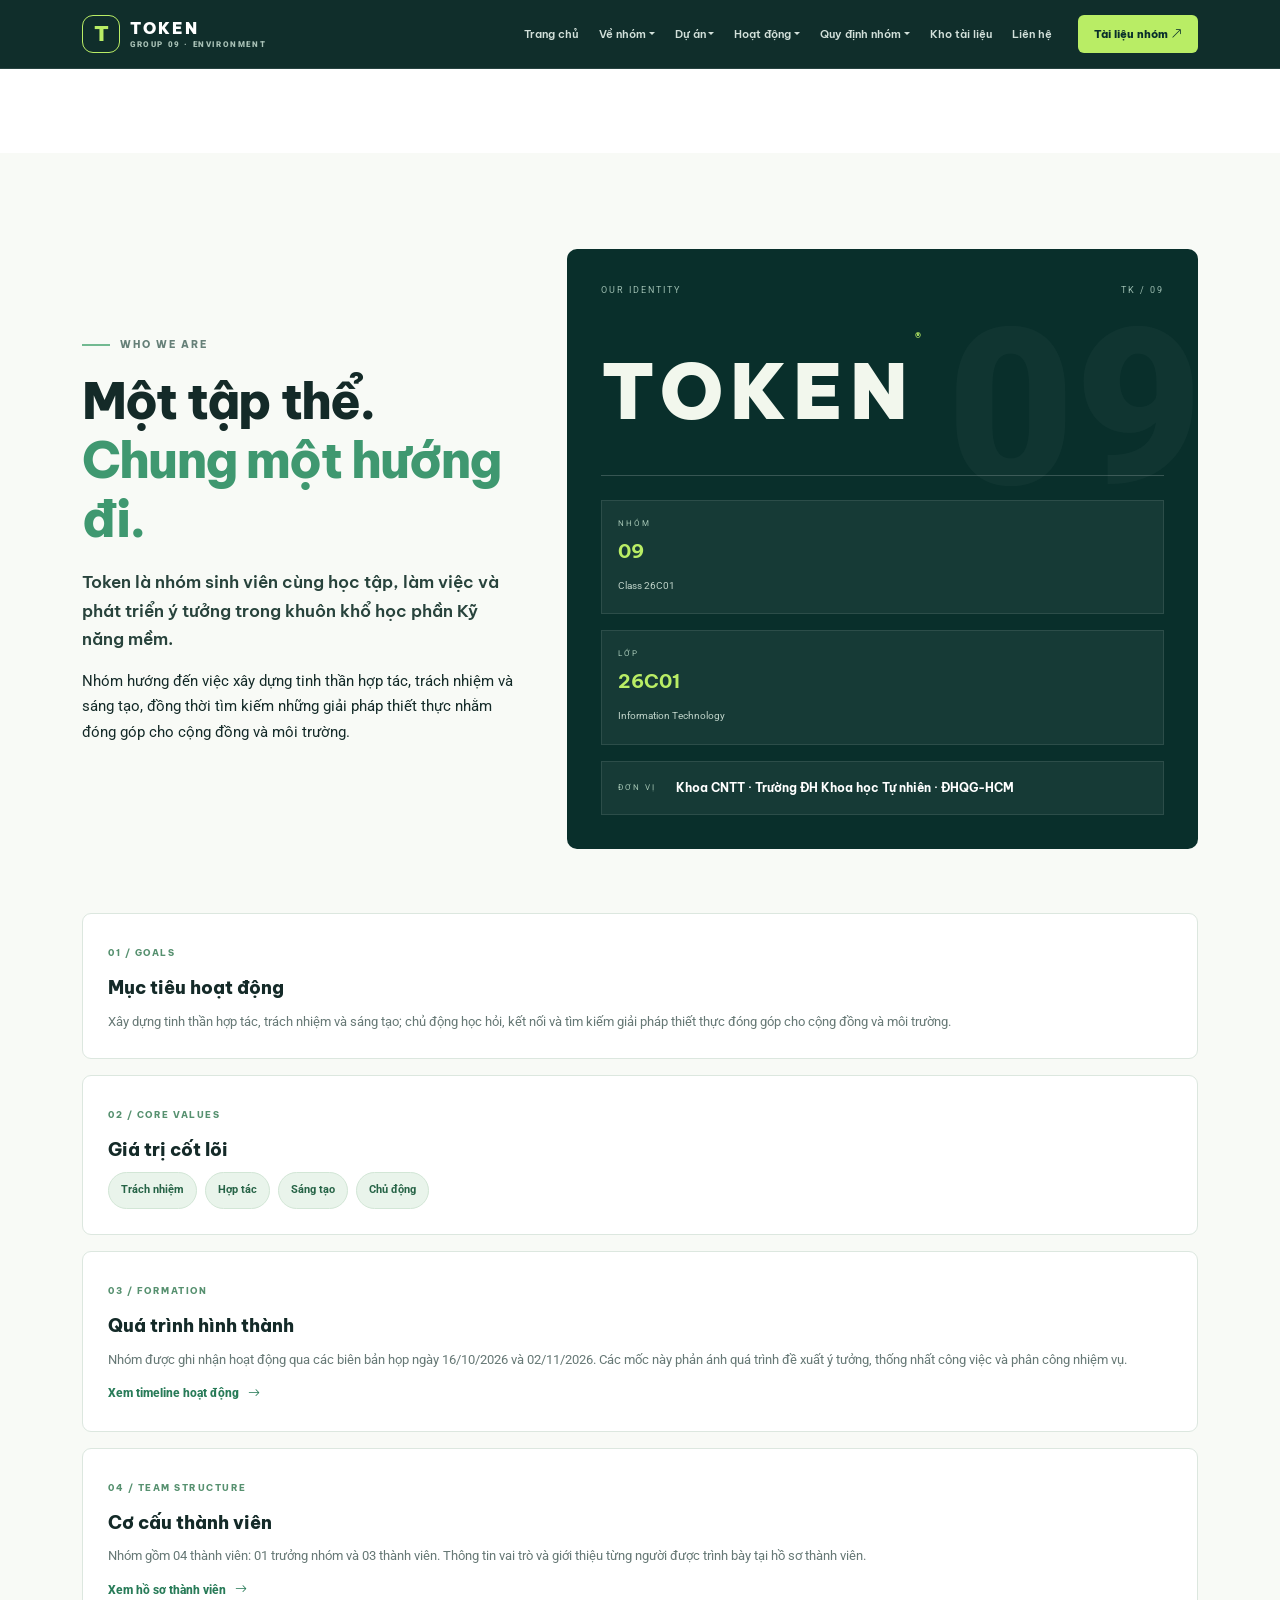
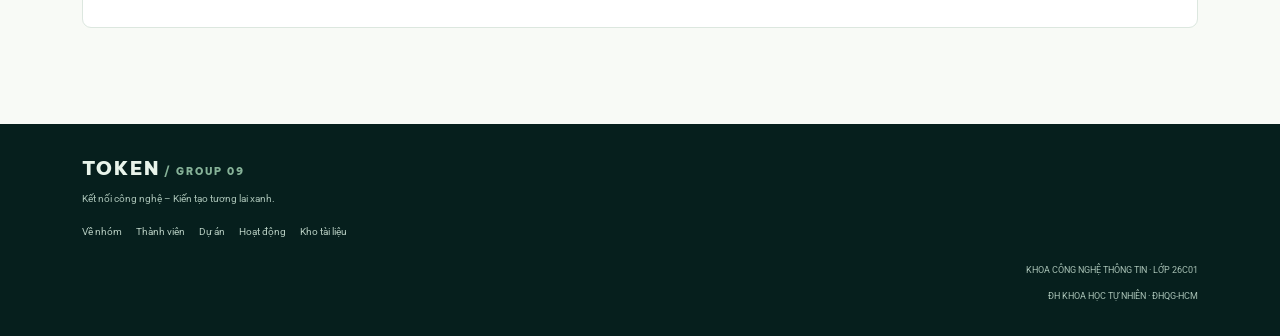
<file: about.html>
<!doctype html>
<html lang="vi"><head>
<meta charset="utf-8"><meta name="viewport" content="width=device-width, initial-scale=1">
<meta name="description" content="TOKEN – GROUP 09 | Kết nối công nghệ – Kiến tạo tương lai xanh. Khoa Công nghệ Thông tin, Trường ĐH Khoa học Tự nhiên, ĐHQG-HCM.">
<meta name="theme-color" content="#092f2b"><title>Về nhóm | TOKEN – GROUP 09</title>
<link rel="preconnect" href="https://fonts.googleapis.com"><link rel="preconnect" href="https://fonts.gstatic.com" crossorigin="">
<link href="https://fonts.googleapis.com/css2?family=Be+Vietnam+Pro:wght@400;500;600;700;800;900&amp;family=Roboto:wght@400;500;700;900&amp;display=swap" rel="stylesheet">
<link href="https://cdn.jsdelivr.net/npm/bootstrap@5.3.3/dist/css/bootstrap.min.css" rel="stylesheet">
<link href="https://cdn.jsdelivr.net/npm/bootstrap-icons@1.11.3/font/bootstrap-icons.min.css" rel="stylesheet">
<style>
/* Local fallback for essential Bootstrap layout utilities. */
.container{width:100%;padding-right:calc(var(--bs-gutter-x,1.5rem)*.5);padding-left:calc(var(--bs-gutter-x,1.5rem)*.5);margin-right:auto;margin-left:auto}
.row{display:flex;flex-wrap:wrap;margin-right:calc(var(--bs-gutter-x,1.5rem)*-.5);margin-left:calc(var(--bs-gutter-x,1.5rem)*-.5)}
.row>*{flex-shrink:0;width:100%;max-width:100%;padding-right:calc(var(--bs-gutter-x,1.5rem)*.5);padding-left:calc(var(--bs-gutter-x,1.5rem)*.5)}
@media(min-width:576px){.container{max-width:540px}}@media(min-width:768px){.container{max-width:720px}}@media(min-width:992px){.container{max-width:960px}.col-lg-4{width:33.333333%}.col-lg-5{width:41.666667%}.col-lg-7{width:58.333333%}.col-lg-8{width:66.666667%}.col-lg-6{width:50%}}@media(min-width:1200px){.container{max-width:1140px}}@media(min-width:1400px){.container{max-width:1320px}}
.d-flex{display:flex!important}.flex-wrap{flex-wrap:wrap!important}.align-items-center{align-items:center!important}.align-items-end{align-items:flex-end!important}.justify-content-between{justify-content:space-between!important}.position-relative{position:relative!important}.text-center{text-align:center!important}.text-md-end{text-align:right!important}.ms-auto{margin-left:auto!important}.mt-2{margin-top:.5rem!important}.mt-3{margin-top:1rem!important}.mt-4{margin-top:1.5rem!important}.mt-5{margin-top:3rem!important}.mb-4{margin-bottom:1.5rem!important}.pt-5{padding-top:3rem!important}.py-5{padding-top:3rem!important;padding-bottom:3rem!important}.gap-2{gap:.5rem!important}.gap-3{gap:1rem!important}.g-3{--bs-gutter-x:1rem;--bs-gutter-y:1rem}.g-5{--bs-gutter-x:3rem;--bs-gutter-y:3rem}.gy-3>*{margin-top:1rem}.min-vh-100{min-height:100vh}.btn{display:inline-block;text-decoration:none;cursor:pointer;border:1px solid transparent}.btn-lg{padding:.75rem 1.25rem;font-size:1.125rem;border-radius:.5rem}.lead{font-size:1.25rem;font-weight:300}.small,small{font-size:.875em}.navbar{position:relative;display:flex;align-items:center}.navbar>.container{display:flex;align-items:center;justify-content:space-between}.navbar-brand{display:flex}.navbar-toggler{display:none}.navbar-collapse{display:flex;flex-basis:auto;flex-grow:1;align-items:center}.navbar-nav{display:flex;flex-direction:row;list-style:none;margin:0;padding:0}.nav-item{position:relative}.dropdown-menu{display:none;position:absolute;top:100%;left:0;z-index:1000;min-width:12rem;list-style:none}.dropdown:hover>.dropdown-menu{display:block}.dropdown-item{display:block}.collapse{display:block!important}
@media(max-width:1199.98px){.navbar-toggler{display:block}.navbar-collapse{display:none!important;position:absolute;top:100%;left:0;right:0;background:#092f2b;padding:1rem}.navbar-collapse.show{display:block!important}.navbar-nav{display:block}.navbar-nav .nav-link{display:block}.navbar .btn-nav{display:inline-block;margin-top:.75rem}}
@media(max-width:991.98px){.col-lg-4,.col-lg-5,.col-lg-6,.col-lg-7,.col-lg-8{width:100%}.text-md-end{text-align:left!important}}
/* TOKEN editor enhancements */
.member-photo img{width:100%;height:100%;object-fit:cover;object-position:center}
html body #token-editor-toolbar{display:none!important}
html body{padding-bottom:0!important}

</style><style>
:root{--forest:#092f2b;--forest2:#10483f;--green:#b9ed65;--mint:#c8f3d9;--blue:#76c8d5;--ink:#142a28;--muted:#667875;--paper:#f8faf6;--mist:#eef4ef;--line:#dce7df;--heading:'Be Vietnam Pro',sans-serif;--body:'Roboto',sans-serif}
*{box-sizing:border-box}html{scroll-behavior:smooth;scroll-padding-top:94px}body{font-family:var(--body);color:var(--ink);font-size:15px;line-height:1.72}h1,h2,h3,h4,h5,h6,.navbar,.brand-word,.member-role,.eyebrow,.card-index,.dir-number,.file-card b{font-family:var(--heading)}a{text-decoration:none}.muted{color:var(--muted)}
.token-nav{background:rgba(7,38,35,.96);backdrop-filter:blur(14px);padding:10px 0;border-bottom:1px solid #ffffff1a}.brand-mark{width:38px;height:38px;border:1px solid var(--green);border-radius:11px;display:grid;place-items:center;color:var(--green);font-weight:900;font-size:21px}.navbar-brand{display:flex;align-items:center;gap:10px}.brand-word{font-size:16px;font-weight:900;letter-spacing:2px;line-height:1;color:white}.brand-word small{display:block;font-family:var(--body);font-size:8px;letter-spacing:1.6px;color:#a8c1b6;margin-top:5px}.navbar-nav .nav-link{color:#d2e0da!important;font-size:11px;font-weight:600;padding:10px 10px!important}.navbar-nav .nav-link:hover,.navbar-nav .nav-link:focus{color:var(--green)!important}.dropdown-menu{background:#103d35;border:1px solid #ffffff20;box-shadow:0 18px 40px #001b1760;padding:9px;max-height:70vh;overflow:auto}.dropdown-item{color:#e0eee7;font-size:12px;border-radius:5px;padding:8px 12px}.dropdown-item:hover,.dropdown-item:focus{background:#ffffff15;color:var(--green)}.btn-nav{background:var(--green);color:var(--forest);font-size:11px;font-weight:800;padding:10px 15px;border-radius:6px;white-space:nowrap}.btn-nav:hover{background:#d0f58d;color:var(--forest)}
.hero-section{position:relative;overflow:hidden;background:radial-gradient(ellipse at 80% 40%,#1d6657 0%,transparent 38%),linear-gradient(115deg,#082b27 0%,#0b3a34 55%,#0b5147 100%);color:white}.hero-grid{position:absolute;inset:0;opacity:.15;background-image:linear-gradient(#ffffff19 1px,transparent 1px),linear-gradient(90deg,#ffffff19 1px,transparent 1px);background-size:55px 55px;mask-image:linear-gradient(90deg,black,transparent)}.eyebrow{font-size:10px;letter-spacing:2px;font-weight:800;color:#668078;margin-bottom:18px;display:flex;align-items:center;gap:10px}.eyebrow span{height:2px;width:28px;background:#72b991;display:inline-block}.eyebrow.light{color:#a9c8ba}.eyebrow.light span{background:var(--green)}.hero-kicker{font-size:11px;letter-spacing:4px;color:#b6d4c5;margin:26px 0 14px}.hero-kicker b{color:var(--green);padding:0 8px}.hero-section h1{font-size:clamp(42px,6vw,76px);line-height:1.1;letter-spacing:-2.8px;font-weight:900;margin:0;font-family:var(--heading)}.hero-section h1 em,.section-title em{font-style:normal;color:var(--green)}.hero-vn{font-family:var(--heading);font-size:18px;font-weight:700;margin:22px 0 10px}.hero-copy{max-width:540px;color:#c2d5ce;font-size:15px}.btn-lime{background:var(--green);border-color:var(--green);color:var(--forest);font-weight:800;font-size:12px;padding:14px 19px}.btn-lime:hover{background:#d0f58d;border-color:#d0f58d;color:var(--forest)}.btn-outline-light{font-size:12px;padding:14px 19px}.hero-meta{display:flex;gap:24px;margin-top:36px;color:#b5ccc2;font-size:11px}.hero-meta i{color:var(--green);margin-right:6px}.hero-art{height:470px;position:relative;overflow:hidden;border:1px solid #caf5d53b;border-radius:48% 48% 16px 16px;background:linear-gradient(160deg,#a4e1bf29,#0a312f26);box-shadow:0 30px 80px #001a1760}.art-orbit{position:absolute;border:1px solid #bce9d52b;border-radius:50%;width:430px;height:430px;left:50%;top:50%;transform:translate(-50%,-50%)}.orbit-two{width:330px;height:330px}.sun{position:absolute;width:75px;height:75px;border-radius:50%;background:linear-gradient(140deg,#f5e9a4,#b8ed65);top:75px;right:75px;box-shadow:0 0 70px #c8f39c77}.hill{position:absolute;border-radius:50% 50% 0 0}.hill-back{width:420px;height:190px;left:-80px;top:195px;background:#3b8970;transform:rotate(-8deg)}.hill-front{width:400px;height:160px;right:-100px;top:220px;background:#1d685b;transform:rotate(8deg)}.river{position:absolute;bottom:0;left:0;width:100%;height:175px;background:linear-gradient(160deg,#4ba9a4,#145b60);clip-path:polygon(0 20%,100% 0,100% 100%,0 100%)}.river span{position:absolute;height:1px;background:#b4f2db77;width:45%;top:45px;left:5%;transform:rotate(-5deg)}.river span:nth-child(2){top:85px;left:40%;width:50%}.river span:nth-child(3){top:125px;left:12%;width:55%}.solar-panel{position:absolute;top:105px;left:90px;width:130px;height:55px;background:#183c4c;border:3px solid #a8d9cf;transform:skewY(-12deg);display:flex;z-index:3}.solar-panel i{flex:1;border-right:1px solid #86c7c3}.collector{position:absolute;z-index:4;left:50%;top:235px;transform:translateX(-50%);width:170px;height:130px}.collector-top{height:14px;background:#c4edc5;border-radius:5px 5px 0 0}.mesh{height:82px;border:4px solid #d1ead1;background:repeating-linear-gradient(0deg,transparent 0 9px,#c7e7d5 10px 11px),repeating-linear-gradient(90deg,transparent 0 12px,#c7e7d5 13px 14px);background-color:#194e4a88}.collector-base{height:22px;background:#b8ed65;border-radius:0 0 10px 10px}.tech-tag{position:absolute;z-index:5;background:#f3f9ed;color:#17443a;padding:9px 12px;border-radius:5px;font-size:9px;font-weight:900;letter-spacing:1px;box-shadow:0 10px 30px #00231b55}.tag-ai{right:20px;top:185px}.tag-solar{left:12px;bottom:78px}.art-caption{position:absolute;bottom:15px;left:20px;right:20px;color:#c7e6d6;font-size:8px;letter-spacing:2px;display:flex;justify-content:space-between}.scroll-cue{position:absolute;bottom:20px;left:50%;transform:translateX(-50%);font-size:8px;letter-spacing:2px;color:#c6dbd2;white-space:nowrap}.scroll-cue i{margin-left:10px;color:var(--green)}
.section-pad{padding:96px 0}.section-light{background:var(--paper)}.section-mist{background:var(--mist)}.section-title{font-family:var(--heading);font-size:clamp(32px,4vw,50px);line-height:1.18;letter-spacing:-1.8px;font-weight:800;margin-bottom:20px}.section-title em{color:#3f9870}.lead-copy{font-family:var(--heading);font-size:17px;line-height:1.65;font-weight:600;color:#28433c}.about-panel{background:var(--forest);color:white;padding:34px;border-radius:10px;position:relative;overflow:hidden}.about-panel:after{content:'09';position:absolute;font-size:220px;font-weight:900;color:#ffffff08;right:-5px;top:50px;line-height:1}.about-panel-top{display:flex;justify-content:space-between;font-size:9px;letter-spacing:2px;color:#9cbdb0}.identity-word{font-family:var(--heading);font-size:clamp(45px,7vw,76px);font-weight:900;letter-spacing:7px;margin:28px 0 18px;color:#f2f7ed}.identity-word span{font-size:14px;vertical-align:top;color:var(--green)}.identity-line{height:1px;background:#ffffff30}.info-tile{background:#ffffff0d;padding:16px;border:1px solid #ffffff18;min-height:100px;position:relative;z-index:1}.info-tile small{display:block;color:#a5c6b5;font-size:8px;letter-spacing:2px}.info-tile strong{display:block;font-family:var(--heading);font-size:19px;color:var(--green);margin:4px 0}.info-tile span{font-size:10px;color:#bed2c8}.info-tile.horizontal{min-height:auto;display:flex;align-items:center;gap:20px}.info-tile.horizontal strong{font-size:12px;color:#fff;margin:0}.info-card{height:100%;background:#fff;border:1px solid var(--line);padding:25px;border-radius:9px;scroll-margin-top:100px}.card-index{font-size:9px;letter-spacing:1.5px;color:#579170;font-weight:800}.info-card h3{font-size:18px;font-weight:800;margin:12px 0}.info-card p{font-size:13px;color:var(--muted);margin-bottom:0}.value-pills{display:flex;flex-wrap:wrap;gap:8px}.value-pills span{background:#e9f4eb;border:1px solid #d2e6d6;border-radius:30px;padding:8px 12px;color:#276447;font-size:11px;font-weight:700}.inline-link{display:inline-block;color:#287b58;font-weight:800;font-size:12px;margin-top:12px}.inline-link i{margin-left:6px}
.contents-section{background:#edf4ef}.directory-grid{display:grid;grid-template-columns:repeat(4,1fr);gap:14px}.directory-card{background:white;border:1px solid var(--line);border-radius:10px;padding:22px;display:flex;flex-direction:column;align-items:flex-start;min-height:240px;transition:.25s}.directory-card:hover{transform:translateY(-4px);box-shadow:0 16px 32px #173d2710;border-color:#9fc9aa}.directory-card h3{font-size:16px;font-weight:800;margin:9px 0 12px}.directory-card a{font-size:11px;color:#536b62;padding:4px 0;border-bottom:1px solid transparent}.directory-card a:hover{color:#1b8055;border-color:#b9d9c2}.dir-number{font-size:10px;color:#41966b;font-weight:900;letter-spacing:1px}.directory-featured{background:#103d35;color:white;border-color:#103d35}.directory-featured a{color:#d0e4d9}.directory-featured a:hover{color:var(--green)}
.member-card{height:100%;background:white;border:1px solid var(--line);border-radius:10px;overflow:hidden;transition:.25s}.member-card:hover{transform:translateY(-6px);box-shadow:0 18px 38px #153f2818}.member-photo{height:285px;position:relative;overflow:hidden;background:#dce9df}.member-photo img{width:100%;height:100%;object-fit:cover;object-position:center 30%;transition:transform .5s}.member-card:hover .member-photo img{transform:scale(1.04)}.member-photo span{position:absolute;bottom:12px;left:12px;background:#092f2be8;color:#dff0e4;padding:5px 9px;border-radius:4px;font-size:8px;letter-spacing:1.5px}.member-info{padding:21px}.member-role{font-size:9px;letter-spacing:1.5px;color:#39875e;font-weight:800}.member-info h3{font-size:19px;line-height:1.35;font-weight:800;margin:9px 0}.member-tags{font-size:10px;color:#438866;font-weight:700;margin-bottom:12px}.member-info p{font-size:12px;line-height:1.7;color:#63756f;margin:0}.privacy-note{margin:25px 0 0;padding:13px 16px;background:#e3f0e7;border-radius:7px;color:#326447;font-size:11px}.privacy-note i{margin-right:7px}
.project-section{background:linear-gradient(145deg,#082e2a,#0c443b);position:relative;overflow:hidden}.project-intro{color:#c1d8cc;font-size:13px}.concept-pill{display:inline-block;border:1px solid #8cbd9b;color:#c5e9b4;border-radius:30px;padding:7px 12px;font-size:8px;letter-spacing:1px}.project-lead{display:grid;grid-template-columns:.85fr 1.15fr;min-height:400px;background:#eaf3e9;border-radius:10px;overflow:hidden}.project-lead>div:first-child{padding:40px;align-self:center}.project-lead span,.project-detail-card>span,.process-heading span{font-size:9px;letter-spacing:1.7px;color:#55846e;font-weight:800}.project-lead h3{font-size:34px;line-height:1.2;font-weight:800;letter-spacing:-1px;margin:18px 0}.project-lead h3 em{font-style:normal;color:#3c946b}.project-lead p{color:#637770;font-size:13px}.project-illustration{position:relative;min-height:400px;overflow:hidden;background:linear-gradient(160deg,#cce4d6 0 36%,#7dbcb0 36% 100%)}.sun-disc{position:absolute;top:40px;right:70px;width:65px;height:65px;border-radius:50%;background:#e7e69a;box-shadow:0 0 55px #e8e69a88}.shoreline{position:absolute;top:0;bottom:0;width:19%;background:#92b58b}.shoreline.left{left:0;clip-path:polygon(0 0,100% 0,55% 100%,0 100%)}.shoreline.right{right:0;clip-path:polygon(50% 0,100% 0,100% 100%,0 100%)}.river-shape{position:absolute;top:48%;left:14%;right:14%;height:42%;border-top:3px solid #d7f1e8;transform:rotate(-2deg)}.fixed-pole{position:absolute;top:23%;height:45%;width:9px;background:#315e4c;z-index:2}.p1{left:19%}.p2{right:19%}.solar-roof{position:absolute;top:16%;left:32%;padding:11px 25px;background:#245a6a;border:4px solid #e3f0d9;color:white;font-size:10px;letter-spacing:2px;transform:skewY(-9deg)}.net-bin{position:absolute;top:54%;left:50%;transform:translateX(-50%);width:150px;height:80px;border:6px solid #e8f3df;border-top-width:10px;background:repeating-linear-gradient(0deg,transparent 0 9px,#e8f3df 10px 11px),repeating-linear-gradient(90deg,transparent 0 12px,#e8f3df 13px 14px);background-color:#266e67aa}.net-bin span{position:absolute;width:35px;height:12px;border-radius:50%;background:#d6e9c5;bottom:-14px}.net-bin span:nth-child(1){left:10px}.net-bin span:nth-child(2){left:55px}.net-bin span:nth-child(3){right:10px}.ai-label{position:absolute;right:20px;bottom:22%;background:#103d35;color:#dff3e6;padding:8px 12px;border-radius:4px;font-size:10px;font-weight:800}.river-label{position:absolute;bottom:14px;left:18px;font-size:8px;letter-spacing:2px;color:#174b4c}.project-subnav,.doc-category-nav{display:flex;flex-wrap:wrap;gap:8px;margin:22px 0}.project-subnav a,.doc-category-nav a{border:1px solid #8cb9a4;color:#d4eadc;border-radius:30px;padding:8px 13px;font-size:10px}.project-subnav a:hover{background:#b9ed65;color:#092f2b}.project-detail-card{height:100%;background:#f1f7ef;border-radius:8px;padding:24px;color:#183d33;scroll-margin-top:100px}.project-detail-card>span{color:#54896c}.project-detail-card>i{display:block;font-size:23px;color:#398c65;margin:15px 0}.project-detail-card h3{font-size:18px;font-weight:800}.project-detail-card p{font-size:12px;color:#60756b;margin:0}.project-process{background:#eaf3e9;border-radius:9px;padding:30px}.process-heading h3{font-size:23px;font-weight:800;color:#163e34;margin:9px 0}.process-heading p{font-size:12px;color:#63776e}.process-steps{display:grid;grid-template-columns:repeat(3,1fr);gap:12px;margin-top:20px}.process-steps>div{position:relative;background:white;border:1px solid #dce8dd;border-radius:7px;padding:17px}.process-steps b{position:absolute;right:12px;top:10px;color:#8eb59b;font-size:10px}.process-steps i{display:block;color:#398c65;font-size:22px;margin-bottom:12px}.process-steps strong{display:block;color:#1b493a;font-size:13px}.process-steps small{display:block;color:#6c7e75;font-size:10px;margin-top:4px}.disclaimer{margin:20px 0 0;color:#c6ded1;font-size:11px}.disclaimer i{margin-right:6px}.disclaimer.dark{color:#63756e}
.timeline{position:relative;max-width:940px;margin-left:auto;margin-right:auto}.timeline:before{content:'';position:absolute;left:190px;top:0;bottom:0;width:2px;background:#c9ded0}.timeline-item{display:grid;grid-template-columns:160px 30px 1fr;gap:0 15px;margin-bottom:28px;position:relative}.timeline-date{text-align:right;font-family:var(--heading);font-size:15px;font-weight:800;color:#1e6446;padding-top:20px}.timeline-date small{display:block;font-family:var(--body);font-size:9px;letter-spacing:1px;color:#7c9286;margin-top:5px}.timeline-dot{width:13px;height:13px;background:#64a77d;border:3px solid #e3f1e7;border-radius:50%;margin:24px auto;z-index:1}.timeline-card{background:white;border:1px solid var(--line);border-radius:9px;padding:24px}.timeline-card>span{font-size:9px;letter-spacing:1.7px;color:#55926d;font-weight:800}.timeline-card h3{font-size:19px;font-weight:800;margin:8px 0}.timeline-card p{font-size:12px;color:#61746c}.timeline-tag{display:inline-block;background:#e8f3e8;color:#31704d;border-radius:5px;padding:8px 11px;font-size:10px;font-weight:700}.muted-note{display:block;color:#8a9890;font-size:10px;margin-top:10px}.subsection-head{margin:48px 0 17px}.subsection-head span,.common-work span{font-size:9px;letter-spacing:1.7px;color:#5c9870;font-weight:800}.subsection-head h3,.common-work h3{font-size:23px;font-weight:800;margin:7px 0}.subsection-head p{color:#6c7e75;font-size:12px}.assignment-grid{display:grid;grid-template-columns:repeat(4,1fr);gap:12px}.assignment-grid article{background:#edf4ef;border:1px solid #dce8dd;border-radius:8px;padding:18px}.assignment-grid b{font-family:var(--heading);font-size:13px;color:#1e6446}.assignment-grid p{font-size:11px;color:#62756c;margin:9px 0 0}.common-work{display:grid;grid-template-columns:.7fr 1.3fr;gap:25px;margin-top:25px;background:#103d35;color:white;border-radius:9px;padding:25px}.common-work ul{margin:0;padding-left:18px;columns:2;color:#d3e4d9;font-size:12px}.evidence-placeholder{display:flex;align-items:center;gap:17px;border:1px dashed #9abda4;border-radius:8px;padding:19px;margin-top:20px;color:#3c7955}.evidence-placeholder>i{font-size:28px}.evidence-placeholder b,.evidence-placeholder span{display:block}.evidence-placeholder b{font-family:var(--heading);font-size:13px}.evidence-placeholder span{font-size:11px;color:#6b8174;margin-top:3px}
.charter-card{height:100%;background:white;border:1px solid var(--line);padding:28px;border-radius:9px;scroll-margin-top:100px}.charter-icon{font-size:27px;color:#43936b}.charter-card>span{display:block;font-size:9px;letter-spacing:1.7px;color:#72907f;font-weight:800;margin-top:12px}.charter-card h3{font-size:18px;font-weight:800;margin:9px 0 18px}.charter-card ul{padding-left:17px;margin:0}.charter-card li{font-size:12px;color:#5e7168;margin-bottom:10px}.charter-card.avoid .charter-icon{color:#b87568}.charter-card.should .charter-icon{color:#6d8cc1}
.comm-section{background:linear-gradient(145deg,#082e2a,#0d4b40)}.comm-detail{background:#ffffff0c;border:1px solid #ffffff22;border-radius:9px;padding:20px}.comm-detail>div{padding:14px 4px;border-bottom:1px solid #ffffff20}.comm-detail>div:last-child{border:0}.comm-detail i{display:block;color:var(--green);font-size:22px;margin-bottom:8px}.comm-detail span{display:block;font-size:8px;letter-spacing:1.5px;color:#a7c7b8}.comm-detail b{display:block;color:white;font-family:var(--heading);font-size:17px}.comm-detail small{color:#b7cec2;font-size:10px}.workflow{background:#f1f7ef;border-radius:9px;padding:26px;height:100%}.workflow h3{font-size:19px;font-weight:800;color:#173d33}.workflow-steps{display:grid;grid-template-columns:repeat(3,1fr);gap:10px;margin-top:20px}.workflow-steps>div{position:relative;background:white;border:1px solid #dce8dd;border-radius:7px;padding:14px}.workflow-steps b{position:absolute;right:9px;top:7px;font-size:9px;color:#88b198}.workflow-steps i{display:block;font-size:21px;color:#398b64;margin-bottom:8px}.workflow-steps span{display:block;font-family:var(--heading);font-size:11px;font-weight:800;color:#234c3a}.workflow-steps small{display:block;color:#71847a;font-size:9px;margin-top:3px}.workflow-note{font-size:10px;color:#657970;margin:17px 0 0}.workflow-note i{color:#4d9a6d;margin-right:5px}
.evaluation-panel{display:grid;grid-template-columns:.8fr 1.2fr;gap:40px;background:white;border:1px solid var(--line);border-radius:10px;padding:32px}.evaluation-chart{display:flex;align-items:center;gap:25px}.donut{width:170px;height:170px;border-radius:50%;background:conic-gradient(#2d7654 0 50%,#78b89a 50% 70%,#b8d9a8 70% 80%,#8fc7cb 80% 90%,#d4e8d8 90% 100%);display:grid;place-items:center;flex-shrink:0}.donut>div{width:118px;height:118px;background:white;border-radius:50%;display:grid;place-content:center;text-align:center}.donut strong{font-family:var(--heading);font-size:28px;color:#194d38}.donut strong small{font-size:14px}.donut span{font-size:8px;letter-spacing:1px;color:#71847a}.legend{display:grid;gap:9px}.legend span{font-size:10px;color:#61756b;white-space:nowrap}.legend b{color:#244b39;margin-left:7px}.dot{display:inline-block;width:8px;height:8px;border-radius:50%;margin-right:7px}.d1{background:#2d7654}.d2{background:#78b89a}.d3{background:#b8d9a8}.d4{background:#8fc7cb}.d5{background:#d4e8d8}.evaluation-bars{align-self:center}.eval-row{margin-bottom:17px}.eval-row>div:first-child{display:flex;justify-content:space-between;font-size:11px;color:#4c6459;margin-bottom:7px}.eval-row b{font-family:var(--heading);color:#226b49}.progress{height:8px;background:#edf2ed;border-radius:10px;overflow:hidden}.progress span{display:block;height:100%;background:linear-gradient(90deg,#26744f,#a9d98a);border-radius:10px}
.documents-section{background:#edf4ef}.document-notice{display:flex;gap:15px;align-items:center;background:#103d35;color:white;padding:19px 22px;border-radius:9px}.document-notice>i{font-size:28px;color:var(--green)}.document-notice b,.document-notice span{display:block}.document-notice b{font-family:var(--heading);font-size:14px}.document-notice span{font-size:11px;color:#c8ddd1;margin-top:3px}.doc-category-nav{margin:18px 0 28px}.doc-category-nav a{border-color:#a6c8b1;color:#2f6f4e;background:#fff}.doc-category-nav a:hover{background:#1d684b;color:white}.doc-group{margin-top:27px;scroll-margin-top:100px}.doc-group-heading{display:flex;gap:15px;align-items:flex-start;margin-bottom:14px}.doc-group-heading>span{font-family:var(--heading);font-size:20px;font-weight:900;color:#45956b}.doc-group-heading h3{font-size:19px;font-weight:800;margin:0 0 3px}.doc-group-heading p{font-size:11px;color:#718279;margin:0}.file-card{height:100%;display:flex;gap:12px;align-items:flex-start;background:white;border:1px solid #dce8dd;border-radius:8px;padding:17px;min-height:145px;flex-wrap:wrap}.file-card>i{font-size:24px;color:#398a62}.file-card>div{flex:1;min-width:160px}.file-card b{display:block;font-size:12px;color:#234b39;line-height:1.5}.file-card small{display:block;color:#78877f;font-size:10px;margin-top:4px}.file-link{display:inline-flex;gap:7px;align-items:center;background:#e7f3e9;color:#276c49;border-radius:5px;padding:8px 10px;font-size:10px;font-weight:800;margin-top:auto}.file-link:hover{background:#cce9d3;color:#174a33}.file-link.pending{background:#f2f3ee;color:#79857c}.upload-guide{display:grid;grid-template-columns:70px 1fr;gap:20px;background:#fff;border:1px dashed #7eaf8e;border-radius:10px;padding:26px;margin-top:30px;scroll-margin-top:100px}.upload-guide-icon{width:60px;height:60px;background:#e6f3e8;border-radius:12px;display:grid;place-items:center;color:#39875d;font-size:28px}.upload-guide-copy>span{font-size:9px;letter-spacing:1.6px;color:#4b9168;font-weight:800}.upload-guide h3{font-size:20px;font-weight:800;margin:7px 0}.upload-guide p,.upload-guide li{font-size:11px;color:#60756a}.upload-guide ol{padding-left:18px}.upload-guide li{margin:4px 0}.upload-guide small{display:block;background:#fff7e7;color:#80612e;border-radius:6px;padding:11px;font-size:10px}.upload-guide small i{margin-right:5px}
.contact-section{background:linear-gradient(130deg,#082c28,#0b4b40);padding:90px 0}.contact-copy{font-size:15px;line-height:1.9;color:#c5d9ce}.contact-card{background:#f1f7ef;padding:28px;border-radius:10px}.contact-card>span{display:block;font-size:9px;letter-spacing:1.7px;color:#5c8b6d;font-weight:800;margin-bottom:20px}.contact-card>div:not(.logo-placeholder){display:flex;gap:13px;align-items:center;padding:13px 0;border-bottom:1px solid #dce7dd}.contact-card>div>i{color:#438d64;font-size:19px}.contact-card p{margin:0}.contact-card b,.contact-card small{display:block}.contact-card b{font-family:var(--heading);font-size:12px}.contact-card small{font-size:10px;color:#78877f}.logo-placeholder{margin-top:20px;border:1px dashed #8fb59a;border-radius:7px;padding:16px;text-align:center}.logo-placeholder span{display:block;font-family:var(--heading);font-size:26px;font-weight:900;letter-spacing:5px;color:#23583f}.logo-placeholder small{font-size:8px;letter-spacing:1px;color:#839187}.site-footer{background:#061f1d;color:#a9c2b6;padding:28px 0}.footer-brand{font-family:var(--heading);font-size:19px;font-weight:900;letter-spacing:2px;color:#e8f4eb}.footer-brand span{font-size:10px;color:#86b298}.site-footer p{font-size:10px;margin:5px 0 0}.footer-links{display:flex;flex-wrap:wrap;gap:14px}.footer-links a{font-size:10px;color:#b5ccc0}.footer-links a:hover{color:var(--green)}.site-footer small{font-size:9px;line-height:1.7}
@media(max-width:1199px){.navbar-nav{align-items:stretch!important;padding-top:12px}.btn-nav{display:inline-block;margin:8px 0}.dropdown-menu{border:0;box-shadow:none;background:#0c342e;margin-left:10px}.dropdown-item{white-space:normal}.directory-grid{grid-template-columns:repeat(2,1fr)}}
@media(max-width:991px){.hero-art{max-width:500px;margin:auto}.section-pad{padding:75px 0}.project-lead{grid-template-columns:1fr}.project-illustration{min-height:330px}.assignment-grid{grid-template-columns:repeat(2,1fr)}.evaluation-panel{grid-template-columns:1fr}.evaluation-chart{justify-content:center}}
@media(max-width:767px){.hero-section h1{font-size:43px;letter-spacing:-1.7px}.hero-art{height:350px}.scroll-cue{display:none}.section-title{font-size:34px}.directory-grid{grid-template-columns:1fr 1fr}.directory-card{padding:17px;min-height:230px}.member-photo{height:320px}.timeline:before{left:8px}.timeline-item{grid-template-columns:18px 1fr;gap:0 10px}.timeline-date{grid-column:2;text-align:left;padding:0 0 8px}.timeline-dot{grid-column:1;grid-row:1 / span 2;margin:5px auto}.timeline-card{grid-column:2}.process-steps{grid-template-columns:repeat(2,1fr)}.common-work{grid-template-columns:1fr}.common-work ul{columns:1}.workflow-steps{grid-template-columns:repeat(2,1fr)}.evaluation-chart{flex-direction:column}.upload-guide{grid-template-columns:1fr}.doc-category-nav{gap:6px}.doc-category-nav a{font-size:9px}.project-lead>div:first-child{padding:27px}.project-illustration{min-height:300px}}
@media(max-width:480px){.directory-grid{grid-template-columns:1fr}.directory-card{min-height:auto}.assignment-grid{grid-template-columns:1fr}.hero-meta{flex-direction:column;gap:7px}.process-steps{grid-template-columns:1fr 1fr}.workflow-steps{grid-template-columns:1fr 1fr}.member-photo{height:290px}.section-pad{padding:62px 0}.file-card{min-height:unset}.doc-group-heading h3{font-size:17px}}


/* Team profile refinement: four balanced cards in one desktop row */
#team .team-card-grid{align-items:stretch}
#team .member-card{display:flex;flex-direction:column;height:100%;border-radius:14px;box-shadow:0 8px 24px #153f2809}
#team .member-photo{height:clamp(175px,18vw,225px);flex:0 0 auto}
#team .member-photo img{object-position:center 28%}
#team .member-info{padding:17px 16px 18px;display:flex;flex-direction:column;flex:1}
#team .member-role{font-size:9px;letter-spacing:1.15px}
#team .member-info h3{font-size:clamp(15px,1.35vw,18px);line-height:1.35;min-height:2.45em;margin:7px 0 9px;overflow-wrap:anywhere}
#team .member-meta{display:grid;grid-template-columns:1fr 1fr;gap:7px;margin:0 0 12px}
#team .member-meta>div{min-width:0;padding:8px 9px;background:#f2f7f1;border:1px solid #e1ebe1;border-radius:7px}
#team .member-meta small{display:block;font-size:8px;letter-spacing:.7px;color:#718579;font-weight:800}
#team .member-meta strong{display:block;margin-top:2px;font-size:9px;line-height:1.35;color:#315d43;overflow-wrap:anywhere}
#team .member-tags{font-size:9px;line-height:1.55;margin:0 0 9px;min-height:2.8em}
#team .member-info p{font-size:11px;line-height:1.62;color:#62746b}
#team .privacy-note{font-size:10px;line-height:1.6}
@media(min-width:992px) and (max-width:1199px){#team .member-photo{height:165px}#team .member-info{padding:13px 12px}#team .member-info h3{font-size:15px}#team .member-info p{font-size:10px}#team .member-meta{gap:5px}#team .member-meta>div{padding:7px 6px}}
@media(max-width:767px){#team .member-photo{height:270px}#team .member-info{padding:18px}#team .member-info h3{font-size:18px;min-height:0}#team .member-info p{font-size:12px}}

/* TOKEN team cards: compact four-column desktop layout */
#team .team-card-grid{align-items:stretch}
#team .member-card{display:flex;flex-direction:column;height:100%;border-radius:14px;box-shadow:0 8px 24px #153f2809}
#team .member-photo{height:clamp(145px,15vw,190px);flex:0 0 auto}
#team .member-photo img{object-position:center 28%}
#team .member-info{padding:13px 13px 12px;display:flex;flex-direction:column;flex:1}
#team .member-role{font-size:8px;letter-spacing:1px}
#team .member-info h3{font-size:clamp(13px,1.15vw,16px);line-height:1.32;min-height:2.6em;margin:6px 0 8px;overflow-wrap:anywhere}
#team .member-meta{display:grid;grid-template-columns:1fr 1fr;gap:5px;margin:0 0 9px}
#team .member-meta>div{min-width:0;padding:6px 7px;background:#f2f7f1;border:1px solid #e1ebe1;border-radius:7px}
#team .member-meta small{display:block;font-size:7px;letter-spacing:.6px;color:#718579;font-weight:800}
#team .member-meta strong{display:block;margin-top:2px;font-size:9px;line-height:1.3;color:#315d43;overflow-wrap:anywhere}
#team .member-tags{font-size:8px;line-height:1.45;margin:0 0 7px;min-height:2.6em;overflow-wrap:anywhere}
#team .member-info p{font-size:9px;line-height:1.5;color:#62746b;margin:0;overflow-wrap:anywhere}
#team .member-icon-set{display:flex;gap:5px;margin-top:auto;padding-top:10px}
#team .member-icon-set span{display:flex;align-items:center;justify-content:center;gap:4px;flex:1;min-width:0;padding:6px 3px;border-radius:8px;background:#edf6ed;color:#17644c;font-size:15px;cursor:text}
#team .member-icon-set small{font-size:7px;font-weight:700;white-space:nowrap;color:#426c56}
#team .member-icon-set span[contenteditable="true"]{outline:1px dashed #27a78a}
@media(min-width:992px) and (max-width:1199px){#team .member-photo{height:135px}#team .member-info{padding:10px 9px}#team .member-info h3{font-size:13px}#team .member-info p{font-size:8px}#team .member-meta>div{padding:5px 4px}#team .member-meta strong{font-size:8px}}
@media(max-width:575px){#team .member-photo{height:125px}#team .member-info{padding:9px}#team .member-info h3{font-size:12px}#team .member-info p{font-size:8px}#team .member-icon-set small{display:none}}


/* FINAL TEAM LAYOUT — four separate, equal cards in one desktop row */
#team .team-card-grid{
  display:grid !important;
  grid-template-columns:repeat(4,minmax(0,1fr));
  gap:clamp(14px,1.7vw,26px);
  width:100%; margin:0; align-items:stretch;
}
#team .team-member-item{min-width:0;width:auto;max-width:none;padding:0;margin:0;display:block}
#team .member-card{height:100%;min-width:0;background:#fff;border:1px solid #e2ece3;border-radius:18px;overflow:hidden;box-shadow:0 8px 24px #153f2810;display:flex;flex-direction:column;transition:transform .22s,box-shadow .22s}
#team .member-card:hover{transform:translateY(-5px);box-shadow:0 16px 32px #153f2820}
#team .member-photo{height:clamp(150px,16vw,220px);margin:12px 12px 0;border-radius:13px;overflow:hidden;position:relative;flex:none}
#team .member-photo img{width:100%;height:100%;object-fit:cover;object-position:center 28%}
#team .member-photo span{left:10px;bottom:10px;padding:5px 8px;font-size:8px;border-radius:20px}
#team .member-photo-badge{position:absolute;right:10px;top:10px;width:38px;height:38px;border-radius:50%;display:grid;place-items:center;background:#078b5d;color:#fff;font-size:19px;box-shadow:0 3px 12px #073f2c30;cursor:text;outline-offset:3px}
#team .member-info{padding:14px 16px 15px;display:flex;flex-direction:column;flex:1;min-width:0}
#team .member-role{align-self:center;background:#e4f2df;color:#15533b;border-radius:30px;padding:5px 15px;font-size:9px;letter-spacing:.8px}
#team .member-info h3{text-align:center;font-size:clamp(14px,1.2vw,18px);line-height:1.3;min-height:2.5em;margin:9px 0 10px;overflow-wrap:anywhere}
#team .member-meta{display:flex;flex-direction:column;gap:7px;margin:0 0 11px}
#team .member-meta>div{display:grid;grid-template-columns:74px minmax(0,1fr);align-items:center;gap:6px;padding:0;background:transparent;border:0;border-radius:0}
#team .member-meta small{font-size:9px;letter-spacing:.25px;color:#61776b;font-weight:800}
#team .member-meta strong{font-size:11px;line-height:1.35;color:#173e31;overflow-wrap:anywhere}
#team .member-tags{font-size:10px;line-height:1.5;margin:0 0 8px;min-height:0;color:#3c8864}
#team .member-info p{font-size:11px;line-height:1.55;color:#344f44;margin:0;padding-top:10px;border-top:1px solid #e1e9e2;overflow-wrap:anywhere}
#team .member-icon-set{display:flex;gap:7px;margin-top:auto;padding-top:13px}
#team .member-icon-set span{min-height:34px;display:flex;align-items:center;justify-content:center;gap:4px;flex:1;min-width:0;padding:5px 3px;border-radius:20px;background:#edf6ed;color:#17644c;font-size:15px;cursor:text}
#team .member-icon-set small{font-size:8px;font-weight:700;white-space:nowrap;color:#426c56}
@media(max-width:991px){#team .team-card-grid{grid-template-columns:repeat(2,minmax(0,1fr))}#team .member-photo{height:clamp(170px,28vw,250px)}}
@media(max-width:575px){#team .team-card-grid{grid-template-columns:1fr;gap:16px}#team .member-photo{height:230px}#team .member-info{padding:14px 16px}#team .member-info h3{font-size:17px;min-height:0}#team .member-info p{font-size:12px}#team .member-meta strong{font-size:12px}}

/* Member cards: remove decorative icon rows; keep bio as the final content block */
#team .member-icon-set{display:none!important}
#team .member-info p{margin-bottom:0}

/* TOKEN EDITOR – refined dialogs and action controls */
.te-modal-backdrop{align-items:center!important;padding:16px!important;background:rgba(4,24,22,.76)!important;backdrop-filter:blur(5px)}
.te-modal{width:min(720px,100%)!important;border:1px solid #e3ece5!important;border-radius:20px!important;padding:clamp(18px,3vw,30px)!important;box-shadow:0 28px 90px rgba(0,20,15,.28)!important}
.te-modal h3{font-size:clamp(19px,2.2vw,24px)!important;color:#123f35!important;letter-spacing:-.45px}
.te-modal>p{color:#657970;margin:0 0 18px}
.te-modal .te-field label{color:#254b3d;font-size:12px;letter-spacing:.01em}
.te-modal input:not([type=color]):not([type=range]),.te-modal select,.te-modal textarea{border:1px solid #d6e3da!important;border-radius:10px!important;background:#fbfdfb!important;padding:10px 12px!important;min-height:42px}
.te-modal textarea{min-height:110px;resize:vertical}
.te-modal input:focus,.te-modal select:focus,.te-modal textarea:focus{outline:3px solid #b8e85b55;border-color:#6eaa83!important}
.te-modal button{border-radius:10px!important;padding:10px 15px!important;font-weight:700!important;transition:transform .15s,filter .15s,box-shadow .15s}
.te-modal button:hover{filter:brightness(1.06);transform:translateY(-1px);box-shadow:0 5px 14px #163e301c}
.te-modal .te-secondary{background:#edf4ef!important;color:#285440!important;border:1px solid #d9e7dc!important}
.te-modal .te-danger{background:#fff0ef!important;color:#a33b35!important;border:1px solid #f0d0cd!important}
.te-modal-footer{display:flex;justify-content:flex-end;border-top:1px solid #e7eee8;margin-top:18px;padding-top:12px}
.te-modal-footer button{margin-top:0!important}
.te-element-actions{gap:8px!important;margin-top:7px}
.te-modal hr{border-color:#e5eee7;opacity:1;margin:18px 0}
@media(max-width:600px){.te-modal-backdrop{align-items:flex-start!important;padding:8px!important}.te-modal{border-radius:15px!important}.te-element-actions>*{flex:1 1 auto}}

/* Product poster and product specification */
.project-poster-figure{max-width:760px;margin:28px auto 24px;padding:12px;background:#f2f7ef;border:1px solid #d8e8dc;border-radius:14px;box-shadow:0 14px 35px #001b1720;text-align:center}
.project-poster-figure img{display:block;width:100%;height:auto;max-height:900px;object-fit:contain;border-radius:8px}
.project-poster-figure figcaption{padding:10px 5px 2px;color:#47745d;font-size:10px;font-weight:800;letter-spacing:1.3px}
.project-spec-grid{display:grid;grid-template-columns:repeat(2,minmax(0,1fr));gap:13px;margin:22px 0}
.project-spec-grid article{background:#f2f7ef;border:1px solid #dce9dd;border-radius:12px;padding:21px}
.project-spec-grid .spec-kicker{display:block;color:#4d8a68;font-size:9px;letter-spacing:1.5px;font-weight:900;margin-bottom:9px}
.project-spec-grid h3{color:#163f34;font-size:17px;font-weight:800;margin:0 0 8px}
.project-spec-grid p{color:#60756b;font-size:12px;line-height:1.75;margin:0}
@media(max-width:650px){.project-spec-grid{grid-template-columns:1fr}.project-poster-figure{margin:18px 0}}

</style>
</head>
<body>
<nav class="navbar navbar-expand-xl navbar-dark fixed-top token-nav"><div class="container">
<a class="navbar-brand" href="index.html"><span class="brand-mark">T</span><span class="brand-word">TOKEN <small>GROUP 09 · ENVIRONMENT</small></span></a>
<button class="navbar-toggler" type="button" data-bs-toggle="collapse" data-bs-target="#tokenNav" aria-label="Mở điều hướng"><span class="navbar-toggler-icon"></span></button>
<div class="collapse navbar-collapse" id="tokenNav"><ul class="navbar-nav ms-auto align-items-xl-center">
<li class="nav-item"><a class="nav-link" href="index.html">Trang chủ</a></li>
<li class="nav-item dropdown"><a class="nav-link dropdown-toggle" href="#" role="button" data-bs-toggle="dropdown">Về nhóm</a><ul class="dropdown-menu"><li><a class="dropdown-item" href="#">Tổng quan</a></li><li><a class="dropdown-item" href="#about-goals">Mục tiêu hoạt động</a></li><li><a class="dropdown-item" href="#about-values">Giá trị cốt lõi</a></li><li><a class="dropdown-item" href="#about-formation">Quá trình hình thành</a></li><li><a class="dropdown-item" href="#about-structure">Cơ cấu thành viên</a></li><li><a class="dropdown-item" href="team.html">Hồ sơ 4 thành viên</a></li></ul></li>
<li class="nav-item dropdown"><a class="nav-link dropdown-toggle" href="project.html" role="button" data-bs-toggle="dropdown">Dự án</a><ul class="dropdown-menu"><li><a class="dropdown-item" href="project.html">Tổng quan sản phẩm</a></li><li><a class="dropdown-item" href="project.html#project-idea">Ý tưởng hình thành</a></li><li><a class="dropdown-item" href="project.html#project-problem">Vấn đề môi trường</a></li><li><a class="dropdown-item" href="project.html#project-structure">Cấu tạo &amp; nguyên lý</a></li><li><a class="dropdown-item" href="project.html#project-energy">Năng lượng mặt trời</a></li><li><a class="dropdown-item" href="project.html#project-benefits">Lợi ích kỳ vọng</a></li><li><a class="dropdown-item" href="project.html#project-limits">Hạn chế hiện tại</a></li><li><a class="dropdown-item" href="project.html#project-future">Định hướng tương lai</a></li></ul></li>
<li class="nav-item dropdown"><a class="nav-link dropdown-toggle" href="activities.html" role="button" data-bs-toggle="dropdown">Hoạt động</a><ul class="dropdown-menu"><li><a class="dropdown-item" href="activities.html">Timeline cuộc họp</a></li><li><a class="dropdown-item" href="activities.html#activity-assignments">Phân công công việc</a></li><li><a class="dropdown-item" href="activities.html#activity-common">Hoạt động chung</a></li></ul></li>
<li class="nav-item dropdown"><a class="nav-link dropdown-toggle" href="charter.html#charter" role="button" data-bs-toggle="dropdown">Quy định nhóm</a><ul class="dropdown-menu"><li><a class="dropdown-item" href="charter.html#charter-must">Điều bắt buộc</a></li><li><a class="dropdown-item" href="charter.html#charter-not">Điều không được làm</a></li><li><a class="dropdown-item" href="charter.html#charter-should">Điều nên làm</a></li><li><a class="dropdown-item" href="charter.html#communication">Kế hoạch giao tiếp</a></li><li><a class="dropdown-item" href="charter.html#teamwork">Phân công &amp; đánh giá</a></li></ul></li>
<li class="nav-item"><a class="nav-link" href="documents.html">Kho tài liệu</a></li>
<li class="nav-item"><a class="nav-link" href="contact.html">Liên hệ</a></li>
</ul><a class="btn btn-nav ms-xl-3" href="documents.html">Tài liệu nhóm <i class="bi bi-arrow-up-right"></i></a></div></div></nav>
<main style="padding-top: 84px;">
<section id="about" class="section-pad section-light"><div class="container"><div class="row g-5 align-items-center"><div class="col-lg-5"><div class="eyebrow"><span></span> WHO WE ARE</div><h2 class="section-title">Một tập thể.<br><em>Chung một hướng đi.</em></h2><p class="lead-copy">Token là nhóm sinh viên cùng học tập, làm việc và phát triển ý tưởng trong khuôn khổ học phần Kỹ năng mềm.</p><p>Nhóm hướng đến việc xây dựng tinh thần hợp tác, trách nhiệm và sáng tạo, đồng thời tìm kiếm những giải pháp thiết thực nhằm đóng góp cho cộng đồng và môi trường.</p></div><div class="col-lg-7"><div class="about-panel"><div class="about-panel-top"><span>OUR IDENTITY</span><span>TK / 09</span></div><div class="identity-word">TOKEN<span>®</span></div><div class="identity-line"></div><div class="row g-3 mt-2"><div class="col-6"><div class="info-tile"><small>NHÓM</small><strong>09</strong><span>Class 26C01</span></div></div><div class="col-6"><div class="info-tile"><small>LỚP</small><strong>26C01</strong><span>Information Technology</span></div></div><div class="col-12"><div class="info-tile horizontal"><small>ĐƠN VỊ</small><strong>Khoa CNTT · Trường ĐH Khoa học Tự nhiên · ĐHQG-HCM</strong></div></div></div></div></div></div>
<div class="row g-3 mt-5"><div class="col-md-6" id="about-goals"><article class="info-card"><span class="card-index">01 / GOALS</span><h3>Mục tiêu hoạt động</h3><p>Xây dựng tinh thần hợp tác, trách nhiệm và sáng tạo; chủ động học hỏi, kết nối và tìm kiếm giải pháp thiết thực đóng góp cho cộng đồng và môi trường.</p></article></div><div class="col-md-6" id="about-values"><article class="info-card"><span class="card-index">02 / CORE VALUES</span><h3>Giá trị cốt lõi</h3><div class="value-pills"><span>Trách nhiệm</span><span>Hợp tác</span><span>Sáng tạo</span><span>Chủ động</span></div></article></div><div class="col-md-6" id="about-formation"><article class="info-card"><span class="card-index">03 / FORMATION</span><h3>Quá trình hình thành</h3><p>Nhóm được ghi nhận hoạt động qua các biên bản họp ngày 16/10/2026 và 02/11/2026. Các mốc này phản ánh quá trình đề xuất ý tưởng, thống nhất công việc và phân công nhiệm vụ.</p><a class="inline-link" href="activities.html">Xem timeline hoạt động <i class="bi bi-arrow-right"></i></a></article></div><div class="col-md-6" id="about-structure"><article class="info-card"><span class="card-index">04 / TEAM STRUCTURE</span><h3>Cơ cấu thành viên</h3><p>Nhóm gồm 04 thành viên: 01 trưởng nhóm và 03 thành viên. Thông tin vai trò và giới thiệu từng người được trình bày tại hồ sơ thành viên.</p><a class="inline-link" href="team.html">Xem hồ sơ thành viên <i class="bi bi-arrow-right"></i></a></article></div></div></div></section>
</main>
<footer id="footer" class="site-footer"><div class="container"><div class="row align-items-center gy-3"><div class="col-md-4"><a class="footer-brand" href="index.html">TOKEN<span> / GROUP 09</span></a><p>Kết nối công nghệ – Kiến tạo tương lai xanh.</p></div><div class="col-md-5"><div class="footer-links"><a href="#">Về nhóm</a><a href="team.html">Thành viên</a><a href="project.html">Dự án</a><a href="activities.html">Hoạt động</a><a href="documents.html">Kho tài liệu</a></div></div><div class="col-md-3 text-md-end"><small>KHOA CÔNG NGHỆ THÔNG TIN · LỚP 26C01<br>ĐH KHOA HỌC TỰ NHIÊN · ĐHQG-HCM</small></div></div></div></footer>
<script src="https://cdn.jsdelivr.net/npm/bootstrap@5.3.3/dist/js/bootstrap.bundle.min.js"></script><script>
// TOKEN GROUP 09: close the mobile menu after a navigation choice.
document.querySelectorAll('#tokenNav .nav-link, #tokenNav .dropdown-item').forEach(link => {
  link.addEventListener('click', () => {
    const nav = document.getElementById('tokenNav');
    if (nav && nav.classList.contains('show')) bootstrap.Collapse.getOrCreateInstance(nav).hide();
  });
});

</script><script>
/* TOKEN – GROUP 09 | Trình chỉnh sửa trực tiếp – bản sửa lỗi v3
   Sửa: hộp thoại không hiện (cắt ảnh, thiết kế chữ, quản lý mục, kho file, chỉnh từng ô),
   định dạng vùng chọn, tệp đính kèm không tải được, kéo thả, bản nháp, xuất website. */
(() => {
  'use strict';
  const STORE_KEY = 'token_group09_editor_v1';
  const root = document.documentElement;
  const $ = (s, r = document) => r.querySelector(s);
  const BASE_FONTS = ['Be Vietnam Pro', 'Roboto'];
  const FONT_LIST = ['Be Vietnam Pro', 'Roboto', 'Inter', 'Montserrat', 'Open Sans', 'Nunito', 'Source Sans 3', 'Lora', 'Merriweather', 'Playfair Display'];
  const TEXT_SEL = 'h1,h2,h3,h4,h5,h6,p,li,small,strong,b,em,u,span,a,button,figcaption,blockquote,td,th,label,dt,dd,i';
  const UI_SEL = '#token-editor-toolbar,.te-modal-backdrop,.te-toast';
  const DRAG_SEL = 'main section[id],.team-member-item,.directory-card';
  let editing = false, picking = false, lastRange = null, activeEditable = null, dragged = null, unsaved = false;

  const esc = v => String(v).replace(/[&<>"']/g, c => ({ '&': '&amp;', '<': '&lt;', '>': '&gt;', '"': '&quot;', "'": '&#39;' }[c]));
  const readJSON = k => { try { return JSON.parse(root.dataset[k] || '{}') || {}; } catch (e) { return {}; } };
  const writeJSON = (k, v) => { root.dataset[k] = JSON.stringify(v); };
  const touch = () => { unsaved = true; };
  const slug = s => s.toLowerCase().normalize('NFD').replace(/[\u0300-\u036f]/g, '').replace(/đ/g, 'd').replace(/[^a-z0-9]+/g, '-').replace(/^-|-$/g, '');

  function toast(msg) {
    const t = document.createElement('div');
    t.className = 'te-toast'; t.textContent = msg;
    document.body.appendChild(t);
    setTimeout(() => t.remove(), 3600);
  }

  /* ---------- Chế độ người xem (/xem): không có thanh công cụ, không sửa được ---------- */
  const VIEW_MODE = /^\/xem\/?$/.test(location.pathname) || new URLSearchParams(location.search).has('xem');
  if (VIEW_MODE) {
    document.documentElement.classList.add('te-viewer');
    const vs = document.createElement('style');
    vs.textContent = '.te-toast{position:fixed;z-index:20010;left:20px;bottom:20px;background:#123f35;color:#fff;padding:12px 16px;border-radius:10px;font:500 13px Roboto,Arial;max-width:min(420px,calc(100vw - 40px))}';
    document.head.appendChild(vs);
    applyFonts();
    applyDesign();
    // Tệp đính kèm nhúng dạng data: được tải về bằng Blob (trình duyệt chặn điều hướng tới data:)
    document.addEventListener('click', e => {
      const dl = e.target.closest('a.file-link[href^="data:"]');
      if (!dl) return;
      e.preventDefault();
      try { saveBlob(dataURLToBlob(dl.href), dl.download || dl.dataset.filename || 'tai-lieu'); } catch (err) { toast('Không tải được tệp: ' + err.message); }
    }, true);
    return;
  }

  /* ---------- Thanh công cụ + CSS của editor ---------- */
  const toolbar = document.createElement('div');
  toolbar.id = 'token-editor-toolbar';
  toolbar.innerHTML = `
    <div class="te-brand"><span class="te-dot"></span><span><b>TOKEN EDITOR</b><small>Chỉnh sửa website trực tiếp</small></span></div>
    <div class="te-actions">
      <button type="button" id="te-toggle" class="te-btn te-primary"><i class="bi bi-pencil-square"></i> Bật chỉnh sửa</button>
      <button type="button" id="te-font" class="te-btn"><i class="bi bi-fonts"></i> Font chữ</button>
      <button type="button" id="te-design" class="te-btn"><i class="bi bi-palette"></i> Thiết kế chữ</button>
      <button type="button" id="te-element" class="te-btn"><i class="bi bi-cursor-text"></i> Chỉnh từng ô</button>
      <button type="button" id="te-structure" class="te-btn"><i class="bi bi-diagram-3"></i> Quản lý mục</button>
      <button type="button" id="te-files" class="te-btn"><i class="bi bi-folder2-open"></i> Quản lý file</button>
      <button type="button" id="te-layout" class="te-btn"><i class="bi bi-arrows-move"></i> Sắp xếp</button>
      <button type="button" id="te-save" class="te-btn"><i class="bi bi-save"></i> Lưu bản nháp</button>
      <button type="button" id="te-export" class="te-btn te-export"><i class="bi bi-download"></i> Xuất website</button>
      <button type="button" id="te-viewer" class="te-btn" title="Sao chép link dành cho người xem"><i class="bi bi-eye"></i> Link người xem</button>
      <button type="button" id="te-help" class="te-icon" aria-label="Hướng dẫn"><i class="bi bi-question-circle"></i></button>
    </div>`;
  document.body.appendChild(toolbar);

  const style = document.createElement('style');
  style.id = 'token-editor-style';
  style.textContent = `
    body{padding-bottom:70px!important}
    #token-editor-toolbar{position:fixed;z-index:20000;left:16px;right:250px;bottom:14px;display:flex;align-items:center;justify-content:space-between;gap:14px;padding:10px 14px;background:rgba(8,39,36,.96);color:#fff;border:1px solid rgba(255,255,255,.16);border-radius:16px;box-shadow:0 12px 40px #001b1880;backdrop-filter:blur(14px);font-family:Roboto,Arial,sans-serif}
    .te-brand{display:flex;align-items:center;gap:10px;min-width:150px}.te-brand b{display:block;font:800 12px 'Be Vietnam Pro',sans-serif;letter-spacing:.12em}.te-brand small{display:block;color:#b6ccc5;font-size:10px;margin-top:2px}.te-dot{width:10px;height:10px;border-radius:50%;background:#b8e85b;box-shadow:0 0 0 5px #b8e85220}
    .te-actions{display:flex;gap:7px;align-items:center;flex-wrap:wrap}.te-btn,.te-icon{border:1px solid #ffffff35;background:#ffffff10;color:white;border-radius:9px;padding:9px 12px;font:600 12px Roboto,Arial;cursor:pointer}.te-btn:hover,.te-icon:hover{background:#ffffff25}.te-btn.te-primary,.te-btn.te-active{background:#b8e85b;color:#153b2b;border-color:#b8e85b}.te-btn.te-export{background:#167d68;border-color:#167d68}.te-icon{width:36px;height:36px;padding:0;font-size:15px}
    body.te-editing [data-te-editable="1"]{outline:1px dashed #27a78a;outline-offset:3px;cursor:text;border-radius:3px}
    body.te-editing :is(h1,h2,h3,h4,h5,h6,p,li,small,span,a,button,figcaption,blockquote,label):not(#token-editor-toolbar *):not(.te-modal-backdrop *):hover{outline:1px dashed #27a78a;outline-offset:2px;cursor:text}
    body.te-editing img[data-te-image="1"]{outline:3px solid #b8e85b;outline-offset:3px;cursor:pointer}
    body.te-editing .member-photo{cursor:pointer}
    body.te-editing .file-link{outline:1px dashed #b8e85b;outline-offset:3px;cursor:pointer}
    body.te-pick-element,body.te-pick-element *{cursor:crosshair!important}
    body.te-pick-element *:hover:not(#token-editor-toolbar):not(#token-editor-toolbar *){outline:2px solid #b8e85b!important;outline-offset:2px}
    body.te-layout-mode [draggable="true"]{outline:2px dashed #b8e85b;outline-offset:-3px;cursor:grab}
    body.te-layout-mode .te-drop-before{box-shadow:0 -6px 0 #167d68}
    body.te-layout-mode .te-drop-after{box-shadow:0 6px 0 #167d68}
    .te-toast{position:fixed;z-index:20010;right:20px;bottom:88px;background:#123f35;color:#fff;padding:12px 16px;border-radius:10px;box-shadow:0 8px 25px #0003;font:500 13px Roboto,Arial;max-width:min(420px,calc(100vw - 40px))}
    .te-modal-backdrop{position:fixed;inset:0;z-index:20002;background:#061c19dd;display:flex;align-items:flex-start;justify-content:center;padding:clamp(8px,2vh,20px);overflow-y:auto;overscroll-behavior:contain}
    .te-modal{width:min(760px,100%);max-height:calc(100dvh - 2*clamp(8px,2vh,20px));overflow-y:auto;overscroll-behavior:contain;background:#fff;color:#193c35;border-radius:18px;padding:clamp(14px,2.5vw,24px);font:14px/1.6 Roboto,Arial;box-shadow:0 20px 80px #0005;box-sizing:border-box}
    .te-modal h3{font:800 21px 'Be Vietnam Pro',sans-serif;margin:0 0 10px}
    .te-modal button{margin-top:10px;background:#123f35;color:white;border:0;border-radius:9px;padding:10px 18px;cursor:pointer;max-width:100%;white-space:normal}
    .te-modal input,.te-modal select,.te-modal textarea{font:14px Roboto,Arial}
    .te-form-grid{display:grid;grid-template-columns:repeat(2,minmax(0,1fr));gap:10px}
    @media(max-width:520px){.te-form-grid{grid-template-columns:1fr}.te-modal{padding:14px}}
    .te-field{display:flex;flex-direction:column;gap:5px;margin:9px 0}.te-field label{font-weight:700;font-size:12px}
    .te-field input,.te-field select,.te-field textarea{width:100%;padding:9px;border:1px solid #ccd9d0;border-radius:8px}
    .te-field input[type=color]{padding:2px;height:40px}
    .te-list{max-height:180px;overflow:auto;border:1px solid #e1e9e3;border-radius:9px;padding:8px}
    .te-list-row{display:flex;align-items:center;justify-content:space-between;gap:8px;padding:6px;border-bottom:1px solid #edf1ed;font-size:12px}.te-list-row:last-child{border:0}
    .te-list-row button{margin:0 0 0 4px;padding:5px 8px;background:#a93232}
    .te-modal .te-secondary{background:#e9f0eb;color:#214b3b}
    .te-element-actions{display:flex;flex-wrap:wrap;gap:6px}
    .te-crop-canvas{display:block;width:auto;height:auto;max-width:100%;max-height:44vh;margin:0 auto;border-radius:12px;background:#102a25;touch-action:none;cursor:grab}
    .te-sel-status{font-size:12px;padding:8px 10px;border-radius:8px;background:#eef4ef;margin:6px 0}
    .te-file-grid{display:grid;grid-template-columns:repeat(auto-fill,minmax(210px,1fr));gap:10px;margin:10px 0}
    .te-file-item{border:1px solid #dce7df;border-radius:10px;padding:12px;display:flex;flex-direction:column;gap:4px;background:#f8faf6}
    .te-file-item>i{font-size:26px;color:#167d68}.te-file-item b{font-size:13px;word-break:break-word}.te-file-item small{color:#66766c}
    .te-file-actions{display:flex;gap:5px;flex-wrap:wrap}.te-file-actions button{margin-top:6px;padding:6px 9px;font-size:12px}
    @media(max-width:900px){body{padding-bottom:170px!important}#token-editor-toolbar{left:8px;right:8px;bottom:72px}.te-toast{bottom:auto;top:84px;right:12px}}
    @media(max-width:650px){#token-editor-toolbar{left:8px;right:8px;bottom:72px;padding:9px;align-items:flex-start}.te-brand{display:none}.te-actions{width:100%;justify-content:center}.te-btn{padding:8px 9px;font-size:11px}}
  `;
  document.head.appendChild(style);

  /* ---------- Hộp thoại (SỬA LỖI GỐC: trước đây hộp thoại không được gắn vào trang) ---------- */
  function modal(content) {
    const wrap = document.createElement('div');
    wrap.className = 'te-modal-backdrop';
    wrap.innerHTML = `<div class="te-modal" role="dialog" aria-modal="true">${content}</div>`;
    const panel = wrap.querySelector('.te-modal');
    if (!panel.querySelector('[data-te-close]')) {
      const f = document.createElement('div');
      f.className = 'te-modal-footer';
      f.innerHTML = '<button type="button" class="te-secondary" data-te-close>Hủy / Đóng</button>';
      panel.appendChild(f);
    }
    wrap.addEventListener('click', e => {
      if (e.target === wrap || e.target.closest('[data-te-close]')) wrap.remove();
    });
    document.body.appendChild(wrap);
    return wrap;
  }

  /* ---------- Tiện ích chung ---------- */
  function chooseFile(accept, callback) {
    const input = document.createElement('input');
    input.type = 'file'; input.accept = accept; input.style.display = 'none';
    document.body.appendChild(input);
    input.addEventListener('change', () => { const f = input.files && input.files[0]; input.remove(); if (f) callback(f); });
    input.addEventListener('cancel', () => input.remove());
    input.click();
  }
  const fileAsDataURL = (file, cb) => { const r = new FileReader(); r.onload = () => cb(r.result); r.onerror = () => toast('Không đọc được tệp ' + file.name); r.readAsDataURL(file); };
  function dataURLToBlob(u) {
    const i = u.indexOf(','), meta = u.slice(5, i), b64 = /;base64$/.test(meta);
    const type = meta.replace(/;base64$/, '') || 'application/octet-stream';
    const bin = b64 ? atob(u.slice(i + 1)) : decodeURIComponent(u.slice(i + 1));
    const arr = new Uint8Array(bin.length);
    for (let k = 0; k < bin.length; k++) arr[k] = bin.charCodeAt(k);
    return new Blob([arr], { type });
  }
  function saveBlob(blob, name) {
    const url = URL.createObjectURL(blob);
    const a = document.createElement('a');
    a.href = url; a.download = name; a.style.display = 'none'; a.dataset.teIgnore = '1';
    document.body.appendChild(a); a.click(); a.remove();
    setTimeout(() => URL.revokeObjectURL(url), 5000);
  }
  function rgbToHex(rgb) {
    const m = String(rgb).match(/[\d.]+/g);
    if (!m || m.length < 3) return null;
    if (m.length >= 4 && Number(m[3]) === 0) return null;
    return '#' + m.slice(0, 3).map(x => Math.round(Number(x)).toString(16).padStart(2, '0')).join('');
  }

  /* ---------- Font ---------- */
  function ensureFont(name) {
    if (BASE_FONTS.includes(name)) return;
    const id = 'token-gf-' + slug(name);
    if (document.getElementById(id)) return;
    const l = document.createElement('link');
    l.id = id; l.rel = 'stylesheet';
    l.href = 'https://fonts.googleapis.com/css2?family=' + encodeURIComponent(name).replace(/%20/g, '+') + ':wght@400;500;600;700;800&display=swap';
    document.head.appendChild(l);
  }
  function applyFonts() {
    const f = readJSON('tokenFonts');
    let st = document.getElementById('token-user-font-style');
    if (!f.h && !f.b && !f.n) { if (st) st.remove(); return; }
    const h = f.h || 'Be Vietnam Pro', b = f.b || 'Roboto';
    [h, b, f.n].filter(Boolean).forEach(ensureFont);
    if (!st) { st = document.createElement('style'); st.id = 'token-user-font-style'; document.head.appendChild(st); }
    st.textContent = `:root{--heading:'${h}',sans-serif;--body:'${b}',sans-serif}` +
      (f.n ? `.navbar,.navbar *,.token-nav{font-family:'${f.n}',sans-serif!important}` : '');
  }
  function openFontPanel() {
    const f = readJSON('tokenFonts');
    const opts = FONT_LIST.map(n => `<option>${esc(n)}</option>`).join('');
    const wrap = modal(`<h3>Thiết lập font chữ</h3><p>Chọn font riêng cho tiêu đề, nội dung và thanh điều hướng. Font được áp dụng ngay trên website.</p>
      <div class="te-field"><label>Font tiêu đề</label><select id="te-heading-font">${opts}</select></div>
      <div class="te-field"><label>Font nội dung</label><select id="te-body-font">${opts}</select></div>
      <div class="te-field"><label>Font thanh điều hướng</label><select id="te-nav-font">${opts}</select></div>
      <div class="te-element-actions"><button type="button" id="te-font-apply">Áp dụng font</button><button type="button" id="te-font-reset" class="te-secondary">Về font mặc định</button><button type="button" class="te-secondary" data-te-close>Đóng</button></div>
      <p style="font-size:12px;color:#6b7c72;margin-top:12px">Các font cần Internet để tải từ Google Fonts. Sau khi áp dụng, nhấn “Xuất website” để lưu lâu dài.</p>`);
    wrap.querySelector('#te-heading-font').value = f.h || 'Be Vietnam Pro';
    wrap.querySelector('#te-body-font').value = f.b || 'Roboto';
    wrap.querySelector('#te-nav-font').value = f.n || 'Be Vietnam Pro';
    wrap.querySelector('#te-font-apply').onclick = () => {
      const h = wrap.querySelector('#te-heading-font').value, b = wrap.querySelector('#te-body-font').value, n = wrap.querySelector('#te-nav-font').value;
      writeJSON('tokenFonts', { h, b, n }); applyFonts(); touch();
      toast(`Đã áp dụng font: tiêu đề ${h}, nội dung ${b}, điều hướng ${n}.`); wrap.remove();
    };
    wrap.querySelector('#te-font-reset').onclick = () => { delete root.dataset.tokenFonts; applyFonts(); touch(); toast('Đã trả về font mặc định.'); wrap.remove(); };
  }

  /* ---------- Thiết kế giao diện toàn site ---------- */
  function applyDesign() {
    const d = readJSON('tokenDesign');
    let st = document.getElementById('token-global-design');
    if (!Object.keys(d).length) { if (st) st.remove(); return; }
    if (!st) { st = document.createElement('style'); st.id = 'token-global-design'; document.head.appendChild(st); }
    const LIGHT = ':is(.section-light,.section-mist,.contents-section,.documents-section)';
    const DARK = '.hero-section *,.project-section *,.comm-section *,.contact-section *,.site-footer *,.token-nav *';
    let css = '', vars = [], body = [];
    if (d.text) vars.push('--ink:' + d.text);
    if (d.accent) vars.push('--green:' + d.accent);
    if (d.bg) vars.push('--paper:' + d.bg, '--mist:' + d.bg);
    if (vars.length) css += `:root{${vars.join(';')}}`;
    if (d.size) body.push(`font-size:${d.size}px`);
    if (d.text) body.push(`color:${d.text}`);
    if (d.bg) body.push(`background-color:${d.bg}`);
    if (body.length) css += `body{${body.join(';')}}`;
    if (d.text) css += `${LIGHT} :is(p,li,small,.lead-copy){color:${d.text}!important}`;
    if (d.heading) css += `:is(h1,h2,h3,h4,h5,h6,.section-title):not(${DARK}){color:${d.heading}!important}`;
    st.textContent = css;
  }

  /* ---------- Vùng chọn & định dạng văn bản ---------- */
  document.addEventListener('selectionchange', () => {
    const s = getSelection();
    if (!s || !s.rangeCount || s.isCollapsed) return;
    const r = s.getRangeAt(0), n = r.commonAncestorContainer, el = n.nodeType === 1 ? n : n.parentElement;
    if (!el || el.closest(UI_SEL)) return;
    lastRange = r.cloneRange();
  });
  function getTargetRange() {
    const s = getSelection();
    if (s && s.rangeCount && !s.isCollapsed) {
      const r = s.getRangeAt(0), n = r.commonAncestorContainer, el = n.nodeType === 1 ? n : n.parentElement;
      if (el && !el.closest(UI_SEL)) return r;
    }
    if (lastRange && !lastRange.collapsed && lastRange.commonAncestorContainer.isConnected) return lastRange;
    return null;
  }
  function textPieces(range) {
    const out = [], c = range.commonAncestorContainer;
    const consider = n => {
      if (!/\S/.test(n.nodeValue) || !range.intersectsNode(n)) return;
      const p = n.parentElement;
      if (!p || p.closest('script,style,#token-editor-toolbar,.te-modal-backdrop')) return;
      const start = n === range.startContainer ? range.startOffset : 0;
      const end = n === range.endContainer ? range.endOffset : n.nodeValue.length;
      if (start < end) out.push({ node: n, start, end });
    };
    if (c.nodeType === 3) consider(c);
    else { const w = document.createTreeWalker(c, NodeFilter.SHOW_TEXT); let n; while ((n = w.nextNode())) consider(n); }
    return out;
  }
  function formatRange(range, styler) {
    const pieces = textPieces(range), spans = [];
    pieces.forEach(({ node, start, end }) => {
      if (end < node.nodeValue.length) node.splitText(end);
      const mid = start > 0 ? node.splitText(start) : node;
      let span;
      if (mid.parentNode.matches && mid.parentNode.matches('span[data-te-fmt]') && mid.parentNode.childNodes.length === 1) span = mid.parentNode; // dùng lại, không lồng span
      else {
        span = document.createElement('span');
        span.dataset.teFmt = '1';
        mid.parentNode.insertBefore(span, mid); span.appendChild(mid);
      }
      styler(span, mid); spans.push(span);
    });
    if (spans.length) {
      const r = document.createRange(); r.setStartBefore(spans[0]); r.setEndAfter(spans[spans.length - 1]);
      lastRange = r; touch();
    }
    return spans.length;
  }
  function toggleStyle(kind) {
    const r = getTargetRange();
    if (!r) { toast('Hãy bôi đen một đoạn chữ trên trang trước, rồi mở lại “Thiết kế chữ”.'); return; }
    const first = textPieces(r)[0];
    if (!first) { toast('Vùng chọn không có chữ để định dạng.'); return; }
    const cs = getComputedStyle(first.node.parentElement);
    const on = kind === 'bold' ? Number(cs.fontWeight) < 600 : kind === 'italic' ? cs.fontStyle !== 'italic' : !cs.textDecorationLine.includes('underline');
    const n = formatRange(r, sp => {
      if (kind === 'bold') sp.style.fontWeight = on ? '700' : '400';
      if (kind === 'italic') sp.style.fontStyle = on ? 'italic' : 'normal';
      if (kind === 'underline') sp.style.textDecoration = on ? 'underline' : 'none';
    });
    toast(n ? 'Đã định dạng vùng chọn.' : 'Không áp dụng được cho vùng chọn này.');
  }
  function alignRange(dir) {
    const r = getTargetRange();
    if (!r) { toast('Hãy bôi đen hoặc đặt con trỏ vào đoạn cần căn lề trước, rồi mở lại “Thiết kế chữ”.'); return; }
    const blocks = new Set();
    const pieces = textPieces(r);
    pieces.forEach(p => { const b = p.node.parentElement.closest('p,h1,h2,h3,h4,h5,h6,li,blockquote,div,td,th,figcaption'); if (b) blocks.add(b); });
    blocks.forEach(b => { b.style.textAlign = dir; });
    if (blocks.size) { touch(); toast('Đã căn lề ' + ({ left: 'trái', center: 'giữa', right: 'phải' }[dir]) + '.'); } else toast('Không tìm thấy đoạn để căn lề.');
  }
  function clearFormat() {
    const r = getTargetRange();
    if (!r) { toast('Hãy bôi đen đoạn chữ cần xóa định dạng.'); return; }
    let n = 0;
    document.querySelectorAll('span[data-te-fmt]').forEach(sp => {
      if (!r.intersectsNode(sp)) return;
      const p = sp.parentNode; while (sp.firstChild) p.insertBefore(sp.firstChild, sp); sp.remove(); p.normalize(); n++;
    });
    lastRange = null; if (n) touch();
    toast(n ? 'Đã xóa định dạng riêng của vùng chọn.' : 'Vùng chọn không có định dạng riêng để xóa.');
  }
  function openDesignPanel() {
    const d = readJSON('tokenDesign'), fonts = readJSON('tokenFonts');
    const cs = getComputedStyle(document.body);
    const init = {
      font: fonts.b || 'Roboto',
      size: d.size || Math.round(parseFloat(cs.fontSize)) || 16,
      text: d.text || rgbToHex(cs.color) || '#142a28',
      bg: d.bg || '#f8faf6', heading: d.heading || '#123f35', accent: d.accent || '#b9ed65'
    };
    const sel = getTargetRange();
    const status = sel ? `Đang có vùng chọn: “${esc(sel.toString().trim().slice(0, 50))}${sel.toString().trim().length > 50 ? '…' : ''}”` : 'Chưa có vùng chọn. Muốn định dạng một đoạn: đóng bảng này, bôi đen chữ trên trang rồi mở lại.';
    const wrap = modal(`<h3>Thiết kế văn bản & giao diện</h3><p>Thiết lập chung cho toàn website, hoặc định dạng phần văn bản đang bôi đen.</p>
      <div class="te-form-grid">
        <div class="te-field"><label>Font nội dung</label><select id="td-font">${FONT_LIST.map(n => `<option>${esc(n)}</option>`).join('')}</select></div>
        <div class="te-field"><label>Cỡ chữ cơ bản (px)</label><input id="td-size" type="number" min="12" max="24"></div>
        <div class="te-field"><label>Màu chữ nội dung</label><input id="td-text" type="color"></div>
        <div class="te-field"><label>Màu nền trang</label><input id="td-bg" type="color"></div>
        <div class="te-field"><label>Màu tiêu đề</label><input id="td-heading" type="color"></div>
        <div class="te-field"><label>Màu nhấn (nút, điểm nhấn)</label><input id="td-accent" type="color"></div>
      </div>
      <div class="te-element-actions"><button id="td-apply" type="button">Áp dụng toàn website</button><button id="td-reset" type="button" class="te-secondary">Đặt lại mặc định</button></div>
      <hr><b>Định dạng văn bản đang chọn</b><div class="te-sel-status">${status}</div>
      <div class="te-form-grid">
        <div class="te-field"><label>Màu chữ vùng chọn</label><input id="td-selected-color" type="color" value="#123f35"></div>
        <div class="te-field"><label>Cỡ chữ vùng chọn</label><select id="td-selected-size"><option value="">Giữ nguyên</option><option>12px</option><option>14px</option><option>16px</option><option>18px</option><option>20px</option><option>24px</option><option>30px</option><option>36px</option><option>48px</option></select></div>
      </div>
      <div class="te-element-actions"><button id="td-bold" type="button"><b>B</b> Đậm</button><button id="td-italic" type="button"><i>I</i> Nghiêng</button><button id="td-underline" type="button"><u>U</u> Gạch chân</button><button id="td-left" type="button">Trái</button><button id="td-center" type="button">Giữa</button><button id="td-right" type="button">Phải</button></div>
      <div class="te-element-actions"><button id="td-selection" type="button">Áp dụng màu / cỡ chữ cho vùng chọn</button><button id="td-clear" type="button" class="te-secondary">Xóa định dạng vùng chọn</button><button type="button" class="te-secondary" data-te-close>Đóng</button></div>
      <p style="font-size:12px;color:#6b7c72">Sau khi chỉnh, chọn “Xuất website” để lưu thành file.</p>`);
    const g = id => wrap.querySelector('#' + id);
    g('td-font').value = init.font; g('td-size').value = init.size; g('td-text').value = init.text;
    g('td-bg').value = init.bg; g('td-heading').value = init.heading; g('td-accent').value = init.accent;
    const dirty = new Set();
    ['td-font', 'td-size', 'td-text', 'td-bg', 'td-heading', 'td-accent'].forEach(id => ['input', 'change'].forEach(ev => g(id).addEventListener(ev, () => dirty.add(id))));
    const selDirty = new Set();
    ['td-selected-color', 'td-selected-size'].forEach(id => ['input', 'change'].forEach(ev => g(id).addEventListener(ev, () => selDirty.add(id))));
    g('td-apply').onclick = () => {
      if (!dirty.size) { toast('Bạn chưa thay đổi giá trị nào.'); return; }
      const next = { ...readJSON('tokenDesign') };
      if (dirty.has('td-size')) next.size = g('td-size').value;
      if (dirty.has('td-text')) next.text = g('td-text').value;
      if (dirty.has('td-bg')) next.bg = g('td-bg').value;
      if (dirty.has('td-heading')) next.heading = g('td-heading').value;
      if (dirty.has('td-accent')) next.accent = g('td-accent').value;
      writeJSON('tokenDesign', next); applyDesign();
      if (dirty.has('td-font')) { writeJSON('tokenFonts', { ...readJSON('tokenFonts'), b: g('td-font').value }); applyFonts(); }
      touch(); toast('Đã áp dụng thiết kế cho toàn website. Hãy xuất website để lưu.'); wrap.remove();
    };
    g('td-reset').onclick = () => {
      if (!confirm('Đặt lại màu, cỡ chữ và font về mặc định của website?')) return;
      delete root.dataset.tokenDesign; delete root.dataset.tokenFonts; applyDesign(); applyFonts(); touch(); toast('Đã đặt lại giao diện mặc định.'); wrap.remove();
    };
    g('td-bold').onclick = () => toggleStyle('bold');
    g('td-italic').onclick = () => toggleStyle('italic');
    g('td-underline').onclick = () => toggleStyle('underline');
    g('td-left').onclick = () => alignRange('left');
    g('td-center').onclick = () => alignRange('center');
    g('td-right').onclick = () => alignRange('right');
    g('td-clear').onclick = clearFormat;
    g('td-selection').onclick = () => {
      const r = getTargetRange();
      if (!r) { toast('Hãy bôi đen một đoạn văn bản trước khi áp dụng.'); return; }
      if (!selDirty.size) { toast('Hãy chọn màu chữ hoặc cỡ chữ mới trước.'); return; }
      const color = selDirty.has('td-selected-color') ? g('td-selected-color').value : '', size = g('td-selected-size').value;
      const n = formatRange(r, sp => { if (color) sp.style.color = color; if (size) sp.style.fontSize = size; });
      toast(n ? 'Đã định dạng vùng văn bản được chọn.' : 'Không áp dụng được cho vùng chọn này.');
    };
  }

  /* ---------- Chỉnh từng ô ---------- */
  function getOwnText(el) {
    let s = '';
    el.childNodes.forEach(n => { if (n.nodeType === 3) s += n.nodeValue; else if (n.nodeName === 'BR') s += '\n'; });
    return s.replace(/\u00a0/g, ' ');
  }
  function openElementPanel(el) {
    if (!el || !el.isConnected || el.closest(UI_SEL)) return;
    const tag = el.tagName.toLowerCase();
    const tags = ['h1', 'h2', 'h3', 'h4', 'h5', 'p', 'span', 'div', 'li', 'blockquote', 'small', 'strong', 'em', 'a', 'button', 'label'];
    if (!tags.includes(tag)) tags.push(tag);
    const cs = getComputedStyle(el);
    const hasRich = [...el.children].some(c => c.tagName !== 'BR');
    const wrap = modal(`<h3>Chỉnh sửa ô nội dung <small style="font-weight:500;color:#738078">&lt;${tag}&gt;</small></h3><p>Chỉ những mục bạn thay đổi mới được áp dụng; các thuộc tính còn lại giữ nguyên.</p>
      <div class="te-field"><label>Nội dung ô ${hasRich ? '(ô này chứa nhiều ô con — hãy chọn từng ô con để sửa chữ)' : ''}</label><textarea id="te-box-text" rows="4" ${hasRich ? 'disabled' : ''}></textarea></div>
      <div class="te-form-grid">
        <div class="te-field"><label>Kiểu ô</label><select id="te-box-tag">${tags.map(t => `<option value="${t}">${t.toUpperCase()}</option>`).join('')}</select></div>
        <div class="te-field"><label>Cỡ chữ</label><select id="te-box-size"><option value="">Giữ nguyên</option><option>12px</option><option>14px</option><option>16px</option><option>18px</option><option>20px</option><option>24px</option><option>30px</option><option>36px</option></select></div>
        <div class="te-field"><label>Màu chữ</label><input id="te-box-color" type="color"></div>
        <div class="te-field"><label>Màu nền ô</label><input id="te-box-bg" type="color"></div>
        <div class="te-field"><label>Căn chữ</label><select id="te-box-align"><option value="">Giữ nguyên</option><option value="left">Trái</option><option value="center">Giữa</option><option value="right">Phải</option><option value="justify">Đều</option></select></div>
        <div class="te-field"><label>Bo góc</label><select id="te-box-radius"><option value="">Giữ nguyên</option><option value="0">Vuông</option><option value="8px">8px</option><option value="16px">16px</option><option value="24px">24px</option><option value="50%">Tròn</option></select></div>
        <div class="te-field"><label>Khoảng đệm</label><select id="te-box-padding"><option value="">Giữ nguyên</option><option value="0">0</option><option value="8px">8px</option><option value="12px">12px</option><option value="16px">16px</option><option value="24px">24px</option></select></div>
        <div class="te-field"><label>Liên kết (nếu là nút/link)</label><input id="te-box-link" placeholder="https://... hoặc #section"></div>
        <div class="te-field"><label>Icon Bootstrap (nếu là biểu tượng)</label><input id="te-box-icon" placeholder="Ví dụ: bi bi-leaf"></div>
      </div>
      <div class="te-element-actions"><button id="te-box-apply" type="button">Áp dụng</button><button id="te-box-before" class="te-secondary" type="button">+ Thêm ô phía trên</button><button id="te-box-after" class="te-secondary" type="button">+ Thêm ô phía dưới</button><button id="te-box-duplicate" class="te-secondary" type="button">Nhân đôi</button></div>
      <div class="te-element-actions"><button id="te-box-up" class="te-secondary" type="button">Di chuyển lên</button><button id="te-box-down" class="te-secondary" type="button">Di chuyển xuống</button><button id="te-box-resetstyle" class="te-secondary" type="button">Xóa định dạng riêng</button><button id="te-box-delete" class="te-danger" type="button">Xóa ô</button><button type="button" class="te-secondary" data-te-close>Hủy / Đóng</button></div>`);
    const g = id => wrap.querySelector('#' + id);
    g('te-box-text').value = hasRich ? '' : getOwnText(el);
    g('te-box-tag').value = tag;
    g('te-box-color').value = rgbToHex(cs.color) || '#24443b';
    g('te-box-bg').value = rgbToHex(cs.backgroundColor) || '#ffffff';
    g('te-box-link').value = el.matches('a') ? (el.getAttribute('href') || '') : '';
    g('te-box-link').disabled = !el.matches('a');
    g('te-box-icon').value = el.matches('i') ? el.className : '';
    g('te-box-icon').disabled = !el.matches('i');
    const dirty = new Set();
    wrap.querySelectorAll('input,select,textarea').forEach(i => ['input', 'change'].forEach(ev => i.addEventListener(ev, () => dirty.add(i.id))));
    const closeWith = msg => { wrap.remove(); touch(); toast(msg); };
    g('te-box-apply').onclick = () => {
      let t = el;
      const newTag = g('te-box-tag').value;
      if (dirty.has('te-box-tag') && newTag !== tag) {
        const r = document.createElement(newTag);
        [...t.attributes].forEach(a => { try { r.setAttribute(a.name, a.value); } catch (e) { } });
        while (t.firstChild) r.appendChild(t.firstChild);
        t.replaceWith(r); t = r;
      }
      if (dirty.has('te-box-text') && !hasRich) t.innerHTML = esc(g('te-box-text').value).replace(/\n/g, '<br>');
      if (g('te-box-size').value) t.style.fontSize = g('te-box-size').value;
      if (dirty.has('te-box-color')) t.style.color = g('te-box-color').value;
      if (dirty.has('te-box-bg')) t.style.backgroundColor = g('te-box-bg').value;
      if (g('te-box-align').value) t.style.textAlign = g('te-box-align').value;
      if (g('te-box-radius').value) t.style.borderRadius = g('te-box-radius').value;
      if (g('te-box-padding').value) t.style.padding = g('te-box-padding').value;
      if (t.matches('a') && dirty.has('te-box-link')) t.setAttribute('href', g('te-box-link').value || '#');
      if (t.matches('i') && dirty.has('te-box-icon')) t.className = g('te-box-icon').value.trim() || 'bi';
      closeWith(dirty.size ? 'Đã cập nhật ô nội dung.' : 'Không có thay đổi nào để áp dụng.');
    };
    const insert = where => {
      const n = document.createElement(tag === 'li' ? 'li' : 'p');
      n.className = 'te-user-content'; n.textContent = 'Nhập nội dung mới tại đây';
      el.parentNode.insertBefore(n, where === 'before' ? el : el.nextSibling);
      closeWith('Đã thêm ô nội dung mới. Bật chỉnh sửa và nhấn vào ô để nhập chữ.');
    };
    g('te-box-before').onclick = () => insert('before');
    g('te-box-after').onclick = () => insert('after');
    g('te-box-duplicate').onclick = () => {
      const c = el.cloneNode(true);
      c.removeAttribute('id'); c.querySelectorAll('[id]').forEach(x => x.removeAttribute('id'));
      el.after(c); closeWith('Đã nhân đôi ô nội dung.');
    };
    g('te-box-up').onclick = () => { if (el.previousElementSibling) el.parentNode.insertBefore(el, el.previousElementSibling); closeWith('Đã di chuyển ô lên trên.'); };
    g('te-box-down').onclick = () => { if (el.nextElementSibling) el.parentNode.insertBefore(el.nextElementSibling, el); closeWith('Đã di chuyển ô xuống dưới.'); };
    g('te-box-resetstyle').onclick = () => { el.removeAttribute('style'); closeWith('Đã xóa định dạng riêng của ô.'); };
    g('te-box-delete').onclick = () => { if (confirm('Xóa ô nội dung này?')) { el.remove(); closeWith('Đã xóa ô nội dung.'); } };
  }
  function setPicking(on) {
    picking = on;
    document.body.classList.toggle('te-pick-element', on);
    $('#te-element').classList.toggle('te-active', on);
    toast(on ? 'Hãy nhấn vào một ô trên website để mở bảng chỉnh sửa (Esc để hủy).' : 'Đã tắt chọn ô nội dung.');
  }

  /* ---------- Cắt & thay ảnh (xem trước = kết quả cuối, vì dùng cùng một hàm vẽ) ---------- */
  function openCropper(img, file) {
    const reader = new FileReader();
    reader.onerror = () => toast('Không đọc được tệp ảnh.');
    reader.onload = () => {
      const src = new Image();
      src.onerror = () => toast('Tệp này không phải ảnh hợp lệ (nên dùng JPG, PNG hoặc WEBP).');
      src.onload = () => {
        const rect = img.getBoundingClientRect();
        const aspect = rect.width > 20 && rect.height > 20 ? rect.width / rect.height : 1.5;
        const wrap = modal(`<h3>Thay ảnh & cắt theo khung</h3><p>Kéo trực tiếp trên ảnh hoặc dùng thanh trượt để căn vị trí. Khung xem trước đúng bằng kết quả sẽ áp dụng.</p>
          <canvas id="crop-canvas" class="te-crop-canvas"></canvas>
          <div class="te-field"><label>Phóng to</label><input id="crop-zoom" type="range" min="1" max="3" step="0.05" value="1"></div>
          <div class="te-form-grid"><div class="te-field"><label>Vị trí ngang</label><input id="crop-x" type="range" min="0" max="100" value="50"></div><div class="te-field"><label>Vị trí dọc</label><input id="crop-y" type="range" min="0" max="100" value="50"></div></div>
          <div class="te-element-actions"><button id="crop-apply" type="button">Áp dụng ảnh</button><button type="button" class="te-secondary" data-te-close>Hủy</button></div>`);
        const cv = wrap.querySelector('#crop-canvas'), zoom = wrap.querySelector('#crop-zoom'), xs = wrap.querySelector('#crop-x'), ys = wrap.querySelector('#crop-y');
        const geom = () => {
          const z = Number(zoom.value);
          let cw, ch;
          if (src.width / src.height > aspect) { ch = src.height; cw = ch * aspect; } else { cw = src.width; ch = cw / aspect; }
          cw /= z; ch /= z;
          return { cw, ch, sx: (src.width - cw) * Number(xs.value) / 100, sy: (src.height - ch) * Number(ys.value) / 100 };
        };
        const draw = (c, w) => {
          c.width = w; c.height = Math.max(1, Math.round(w / aspect));
          const ctx = c.getContext('2d'), k = geom();
          ctx.fillStyle = '#fff'; ctx.fillRect(0, 0, c.width, c.height);
          ctx.imageSmoothingQuality = 'high';
          ctx.drawImage(src, k.sx, k.sy, k.cw, k.ch, 0, 0, c.width, c.height);
        };
        const redraw = () => draw(cv, 640);
        [zoom, xs, ys].forEach(el => el.addEventListener('input', redraw));
        redraw();
        let drag = null;
        cv.addEventListener('pointerdown', e => { drag = { x: e.clientX, y: e.clientY }; cv.setPointerCapture(e.pointerId); cv.style.cursor = 'grabbing'; });
        cv.addEventListener('pointerup', () => { drag = null; cv.style.cursor = 'grab'; });
        cv.addEventListener('pointermove', e => {
          if (!drag) return;
          const k = geom(), dx = (e.clientX - drag.x) / cv.clientWidth, dy = (e.clientY - drag.y) / cv.clientHeight;
          drag = { x: e.clientX, y: e.clientY };
          const rx = src.width - k.cw, ry = src.height - k.ch;
          if (rx > 1) xs.value = Math.min(100, Math.max(0, Number(xs.value) - (dx * k.cw / rx) * 100));
          if (ry > 1) ys.value = Math.min(100, Math.max(0, Number(ys.value) - (dy * k.ch / ry) * 100));
          redraw();
        });
        wrap.querySelector('#crop-apply').onclick = () => {
          try {
            const out = document.createElement('canvas'); draw(out, 1200);
            img.removeAttribute('srcset'); img.removeAttribute('data-src');
            img.src = out.toDataURL('image/jpeg', 0.9);
            touch(); wrap.remove(); toast('Đã thay ảnh và cắt theo đúng khung hiển thị. Hãy xuất website để lưu.');
          } catch (err) { toast('Không áp dụng được ảnh: ' + err.message); }
        };
      };
      src.src = reader.result;
    };
    reader.readAsDataURL(file);
  }

  /* ---------- Tệp đính kèm vào thẻ tài liệu ---------- */
  function attachToLink(link, f) {
    fileAsDataURL(f, data => {
      link.href = data; link.download = f.name; link.title = f.name; link.dataset.filename = f.name;
      link.classList.remove('pending');
      link.innerHTML = 'Tải tài liệu <i class="bi bi-download"></i>';
      touch(); toast('Đã gắn “' + f.name + '”. Tệp sẽ được đóng gói vào HTML khi xuất.');
    });
  }
  const FILE_ACCEPT = '.pdf,.doc,.docx,.ppt,.pptx,.xls,.xlsx,.zip,.rar,.7z,.png,.jpg,.jpeg,.svg,.txt';
  function openFileLinkPanel(link) {
    if (link.classList.contains('pending') || !link.href.startsWith('data:')) { chooseFile(FILE_ACCEPT, f => attachToLink(link, f)); return; }
    const wrap = modal(`<h3>Tài liệu đã đính kèm</h3><p><b>${esc(link.dataset.filename || 'Tệp')}</b></p>
      <div class="te-element-actions"><button id="fl-replace" type="button">Thay bằng tệp khác</button><button id="fl-remove" type="button" class="te-danger">Gỡ tệp</button><button type="button" class="te-secondary" data-te-close>Đóng</button></div>`);
    wrap.querySelector('#fl-replace').onclick = () => { wrap.remove(); chooseFile(FILE_ACCEPT, f => attachToLink(link, f)); };
    wrap.querySelector('#fl-remove').onclick = () => {
      link.href = '#docs-upload'; link.removeAttribute('download'); link.removeAttribute('title'); delete link.dataset.filename;
      link.classList.add('pending'); link.innerHTML = 'Chưa đính kèm <i class="bi bi-paperclip"></i>';
      wrap.remove(); touch(); toast('Đã gỡ tệp khỏi thẻ tài liệu.');
    };
  }

  /* ---------- Quản lý mục & điều hướng ---------- */
  function cleanupEmptyMenus() {
    document.querySelectorAll('.token-nav .dropdown-menu').forEach(menu => {
      if (menu.querySelector('li')) return;
      const li = menu.closest('li'); menu.remove();
      if (li) { li.classList.remove('dropdown'); const a = li.querySelector(':scope > a'); if (a) { a.classList.remove('dropdown-toggle'); a.removeAttribute('data-bs-toggle'); a.removeAttribute('role'); } }
    });
  }
  function openStructurePanel() {
    const topLinks = () => [...document.querySelectorAll('.token-nav .navbar-nav > li > a')];
    const wrap = modal(`<h3>Quản lý mục & thanh điều hướng</h3><p>Thêm section mới, tạo mục điều hướng đến section, sắp xếp hoặc xóa mục không còn dùng.</p>
      <h4 style="font-size:15px;margin-top:15px">Tạo section mới</h4>
      <div class="te-field"><label>Tên mục / tiêu đề</label><input id="ts-title" placeholder="Ví dụ: Tài nguyên học tập"></div>
      <div class="te-form-grid"><div class="te-field"><label>Tên trên thanh điều hướng</label><input id="ts-nav" placeholder="Tài nguyên"></div>
      <div class="te-field"><label>Nhóm menu</label><select id="ts-nav-parent"><option value="top">Mục cấp chính</option>${topLinks().map(a => `<option value="${esc(a.textContent.trim())}">${esc(a.textContent.trim())}</option>`).join('')}</select></div>
      <div class="te-field"><label>Vị trí</label><select id="ts-position"><option value="before-contact">Trước Liên hệ</option><option value="end">Cuối nội dung</option></select></div></div>
      <div class="te-field"><label>Nội dung mở đầu</label><textarea id="ts-content" rows="3" placeholder="Nhập nội dung cho section mới..."></textarea></div>
      <button id="ts-create" type="button">+ Tạo section và mục điều hướng</button>
      <hr><h4 style="font-size:15px">Các section hiện có</h4><div class="te-list" id="ts-sections"></div>
      <hr><h4 style="font-size:15px">Các mục trên thanh điều hướng</h4><div class="te-list" id="ts-links"></div>
      <button id="ts-close" class="te-secondary" type="button" data-te-close>Đóng</button>`);
    const secBox = wrap.querySelector('#ts-sections'), linkBox = wrap.querySelector('#ts-links');
    let navItems = [];
    const refresh = () => {
      const secs = [...document.querySelectorAll('main section[id]')];
      secBox.innerHTML = secs.map((sec, i) => `<div class="te-list-row"><span>${esc((sec.querySelector('h1,h2,h3')?.textContent || sec.id).trim().slice(0, 60))} <small style="color:#738078">#${esc(sec.id)}</small></span><span><button data-sec-up="${i}" type="button" class="te-secondary">↑</button><button data-sec-down="${i}" type="button" class="te-secondary">↓</button><button data-remove-section="${i}" type="button">Xóa</button></span></div>`).join('') || 'Chưa có section';
      secBox._secs = secs;
      navItems = [...document.querySelectorAll('.token-nav .navbar-nav a[href^="#"]')].filter(a => a.closest('li') && a.textContent.trim());
      linkBox.innerHTML = navItems.map((a, i) => `<div class="te-list-row"><span>${a.classList.contains('dropdown-item') ? '&nbsp;&nbsp;↳ ' : ''}${esc(a.textContent.trim().slice(0, 50))} <small style="color:#738078">${esc(a.getAttribute('href'))}</small></span><span><button data-nav-up="${i}" type="button" class="te-secondary">↑</button><button data-nav-down="${i}" type="button" class="te-secondary">↓</button><button data-remove-link="${i}" type="button">Bỏ</button></span></div>`).join('') || 'Chưa có mục điều hướng';
    };
    refresh();
    wrap.querySelector('#ts-create').onclick = () => {
      const g = id => wrap.querySelector('#' + id);
      const title = g('ts-title').value.trim(), nav = g('ts-nav').value.trim() || title, content = g('ts-content').value.trim();
      if (!title) { toast('Hãy nhập tên section.'); return; }
      let id = 'section-' + (slug(title) || 'moi'), base = id, n = 2;
      while (document.getElementById(id)) id = base + '-' + n++;
      const section = document.createElement('section');
      section.id = id; section.className = 'section-pad section-light';
      section.innerHTML = '<div class="container"><div class="eyebrow"><span></span> TOKEN · NỘI DUNG BỔ SUNG</div><h2 class="section-title"></h2><div class="row"><div class="col-lg-9"><p class="lead-copy"></p></div></div></div>';
      section.querySelector('h2').textContent = title;
      section.querySelector('p').textContent = content || 'Bật chỉnh sửa, sau đó nhấn vào đoạn văn bản này để bổ sung nội dung.';
      const main = document.querySelector('main'), contact = document.querySelector('#contact');
      if (g('ts-position').value === 'before-contact' && contact && contact.parentElement === main) main.insertBefore(section, contact); else main.appendChild(section);
      const ul = document.querySelector('.token-nav .navbar-nav');
      if (ul) {
        const parent = g('ts-nav-parent').value;
        if (parent === 'top') {
          const li = document.createElement('li'); li.className = 'nav-item';
          const a = document.createElement('a'); a.className = 'nav-link'; a.href = '#' + id; a.textContent = nav;
          li.appendChild(a); ul.appendChild(li);
        } else {
          const top = [...ul.querySelectorAll(':scope > li')].find(li => li.querySelector(':scope > a')?.textContent.trim() === parent);
          if (top) {
            let menu = top.querySelector('.dropdown-menu');
            if (!menu) {
              menu = document.createElement('ul'); menu.className = 'dropdown-menu'; top.appendChild(menu); top.classList.add('dropdown');
              const t = top.querySelector(':scope > a'); t.classList.add('dropdown-toggle'); t.setAttribute('role', 'button'); t.setAttribute('data-bs-toggle', 'dropdown');
            }
            const li = document.createElement('li'); const a = document.createElement('a'); a.className = 'dropdown-item'; a.href = '#' + id; a.textContent = nav;
            li.appendChild(a); menu.appendChild(li);
          } else toast('Không tìm thấy nhóm menu đã chọn; section vẫn được tạo.');
        }
      }
      touch(); refresh(); toast('Đã tạo section “' + title + '” và liên kết trên thanh điều hướng.');
    };
    secBox.addEventListener('click', e => {
      const up = e.target.closest('[data-sec-up]'), down = e.target.closest('[data-sec-down]'), del = e.target.closest('[data-remove-section]');
      const idx = Number((up || down || del)?.dataset.secUp ?? (up || down || del)?.dataset.secDown ?? (up || down || del)?.dataset.removeSection);
      const sec = secBox._secs?.[idx]; if (!sec) return;
      if (up && sec.previousElementSibling?.tagName === 'SECTION') sec.parentNode.insertBefore(sec, sec.previousElementSibling);
      else if (down && sec.nextElementSibling?.tagName === 'SECTION') sec.parentNode.insertBefore(sec.nextElementSibling, sec);
      else if (del) {
        if (!confirm('Xóa section #' + sec.id + '? Nội dung section sẽ bị xóa khỏi website.')) return;
        const id = sec.id; sec.remove();
        document.querySelectorAll(`.token-nav a[href="#${CSS.escape(id)}"]`).forEach(a => a.closest('li')?.remove());
        document.querySelectorAll(`.directory-card a[href="#${CSS.escape(id)}"]`).forEach(a => a.remove());
        cleanupEmptyMenus(); toast('Đã xóa section và các liên kết tương ứng.');
      }
      touch(); refresh();
    });
    linkBox.addEventListener('click', e => {
      const up = e.target.closest('[data-nav-up]'), down = e.target.closest('[data-nav-down]'), del = e.target.closest('[data-remove-link]');
      const idx = Number((up || down || del)?.dataset.navUp ?? (up || down || del)?.dataset.navDown ?? (up || down || del)?.dataset.removeLink);
      const a = navItems[idx]; if (!a) return;
      const li = a.closest('li');
      if (up && li.previousElementSibling) li.parentNode.insertBefore(li, li.previousElementSibling);
      else if (down && li.nextElementSibling) li.parentNode.insertBefore(li.nextElementSibling, li);
      else if (del) {
        const hasKids = li.querySelector('.dropdown-menu li');
        if (!confirm('Bỏ mục “' + a.textContent.trim() + '” khỏi thanh điều hướng?' + (hasKids ? ' Các mục con của nó cũng bị bỏ.' : '') + ' Nội dung section vẫn được giữ.')) return;
        li.remove(); cleanupEmptyMenus(); toast('Đã bỏ mục khỏi thanh điều hướng. Nội dung vẫn còn trên trang.');
      }
      touch(); refresh();
    });
  }

  /* ---------- Kho tệp ---------- */
  function openFileManager() {
    const wrap = modal(`<h3>Kho tệp TOKEN · dạng thư mục</h3><p>Thêm tệp vào thư viện của website. Preview để xem nhanh (PDF, ảnh, văn bản) hoặc Tải xuống để lưu về máy.</p>
      <div class="te-form-grid"><div class="te-field"><label>Thư mục</label><select id="fm-folder"><option>Hồ sơ nhóm</option><option>Biên bản họp</option><option>Hồ sơ thành viên</option><option>Hồ sơ dự án</option><option>Báo cáo & bài nộp</option><option>Tệp nén & bổ sung</option></select></div><div class="te-field"><label>Thêm file</label><input id="fm-upload" type="file" multiple></div></div>
      <div class="te-field"><label>Tìm file</label><input id="fm-search" placeholder="Nhập tên tài liệu..."></div><div class="te-file-grid" id="fm-grid"></div>
      <button type="button" class="te-secondary" data-te-close>Đóng</button>
      <p style="font-size:12px;color:#66766c">Các file được nhúng trong HTML khi xuất website. File lớn làm HTML rất nặng; mỗi file tối đa 18 MB.</p>`);
    const store = window.__tokenFiles || (window.__tokenFiles = []), grid = wrap.querySelector('#fm-grid');
    const fileIcon = t => t.includes('pdf') ? 'bi-file-earmark-pdf' : t.startsWith('image/') ? 'bi-file-earmark-image' : t.includes('zip') ? 'bi-file-earmark-zip' : t.includes('word') ? 'bi-file-earmark-word' : t.includes('presentation') ? 'bi-file-earmark-ppt' : t.includes('sheet') || t.includes('excel') ? 'bi-file-earmark-excel' : 'bi-file-earmark';
    const render = () => {
      const q = wrap.querySelector('#fm-search').value.toLowerCase(), folder = wrap.querySelector('#fm-folder').value;
      const arr = store.filter(x => x.folder === folder && x.name.toLowerCase().includes(q));
      grid.innerHTML = arr.map(f => { const i = store.indexOf(f); return `<article class="te-file-item"><i class="bi ${fileIcon(f.type)}"></i><b>${esc(f.name)}</b><small>${esc(f.folder)} · ${Math.max(1, Math.round(f.size / 1024))} KB</small><div class="te-file-actions"><button type="button" data-preview="${i}">Preview</button><button type="button" data-download="${i}">Tải xuống</button><button type="button" data-delete="${i}" class="te-secondary">Xóa</button></div></article>`; }).join('') || '<p>Thư mục này chưa có tệp.</p>';
    };
    wrap.querySelector('#fm-upload').onchange = async e => {
      const folder = wrap.querySelector('#fm-folder').value; let added = 0;
      for (const f of e.target.files) {
        if (f.size > 18 * 1024 * 1024) { toast(f.name + ' lớn hơn 18 MB, bỏ qua để tránh website quá nặng.'); continue; }
        const data = await new Promise(res => fileAsDataURL(f, res));
        store.push({ name: f.name, type: f.type || 'application/octet-stream', size: f.size, data, folder }); added++;
      }
      e.target.value = ''; render();
      if (added) { touch(); toast('Đã thêm ' + added + ' tệp vào thư mục. Hãy xuất website để lưu.'); }
    };
    wrap.querySelector('#fm-search').oninput = render;
    wrap.querySelector('#fm-folder').onchange = render;
    grid.onclick = e => {
      const b = e.target.closest('button'); if (!b) return;
      const idx = Number(b.dataset.preview ?? b.dataset.download ?? b.dataset.delete), f = store[idx]; if (!f) return;
      if (b.dataset.delete !== undefined) { if (confirm('Xóa ' + f.name + ' khỏi kho tài liệu?')) { store.splice(idx, 1); touch(); render(); } return; }
      const blob = dataURLToBlob(f.data);
      if (b.dataset.download !== undefined) { saveBlob(blob, f.name); return; }
      if (f.type.startsWith('image/') || f.type === 'application/pdf' || f.type.startsWith('text/')) {
        const url = URL.createObjectURL(blob);
        if (!window.open(url, '_blank')) toast('Trình duyệt chặn cửa sổ mới. Hãy cho phép popup hoặc dùng Tải xuống.');
        setTimeout(() => URL.revokeObjectURL(url), 60000);
      } else toast('Định dạng này không xem trực tiếp được trong trình duyệt. Hãy dùng Tải xuống.');
    };
    render();
  }

  /* ---------- Sắp xếp bằng kéo thả ---------- */
  function clearDropMarks() { document.querySelectorAll('.te-drop-before,.te-drop-after').forEach(n => n.classList.remove('te-drop-before', 'te-drop-after')); }
  function compatible(a, b) {
    if (!a || !b || a === b || a.parentElement !== b.parentElement) return false;
    return (a.tagName === 'SECTION' && b.tagName === 'SECTION') ||
      (a.classList.contains('team-member-item') && b.classList.contains('team-member-item')) ||
      (a.classList.contains('directory-card') && b.classList.contains('directory-card'));
  }
  function onDragStart(e) { e.stopPropagation(); dragged = e.currentTarget; e.dataTransfer.effectAllowed = 'move'; try { e.dataTransfer.setData('text/plain', 'token-reorder'); } catch (x) { } }
  function onDragOver(e) {
    e.stopPropagation();
    if (!compatible(dragged, e.currentTarget)) return;
    e.preventDefault(); e.dataTransfer.dropEffect = 'move';
    clearDropMarks();
    const r = e.currentTarget.getBoundingClientRect();
    const before = e.currentTarget.tagName === 'SECTION' ? e.clientY < r.top + r.height / 2 : (e.clientX < r.left + r.width / 2 || e.clientY < r.top + r.height / 2 && Math.abs(e.clientX - (r.left + r.width / 2)) < 5);
    e.currentTarget.classList.add(before ? 'te-drop-before' : 'te-drop-after');
  }
  function onDrop(e) {
    e.stopPropagation(); e.preventDefault();
    const t = e.currentTarget;
    if (compatible(dragged, t)) {
      const r = t.getBoundingClientRect();
      const before = t.tagName === 'SECTION' ? e.clientY < r.top + r.height / 2 : e.clientX < r.left + r.width / 2;
      t.parentElement.insertBefore(dragged, before ? t : t.nextSibling); touch();
    }
    clearDropMarks(); dragged = null;
  }
  function onDragEnd() { clearDropMarks(); dragged = null; }
  function setLayoutMode(on) {
    document.body.classList.toggle('te-layout-mode', on);
    const btn = $('#te-layout'); btn.classList.toggle('te-active', on);
    btn.innerHTML = on ? '<i class="bi bi-check2-circle"></i> Hoàn tất sắp xếp' : '<i class="bi bi-arrows-move"></i> Sắp xếp';
    document.querySelectorAll(DRAG_SEL).forEach(el => {
      el.draggable = on;
      ['dragstart', 'dragover', 'drop', 'dragend'].forEach((ev, i) => { const fn = [onDragStart, onDragOver, onDrop, onDragEnd][i]; el.removeEventListener(ev, fn); if (on) el.addEventListener(ev, fn); });
      if (!on) el.removeAttribute('draggable');
    });
    toast(on ? 'Kéo thả section, thẻ thành viên hoặc thẻ mục lục để đổi thứ tự.' : 'Đã kết thúc sắp xếp. Hãy xuất website để lưu.');
  }

  /* ---------- Lưu nháp / xuất ---------- */
  function serializableHTML() {
    const clone = root.cloneNode(true);
    clone.querySelector('#token-editor-toolbar')?.remove();
    clone.querySelector('#token-file-store')?.remove();
    clone.querySelector('#token-editor-style')?.remove();
    clone.querySelectorAll('.te-toast,.te-modal-backdrop').forEach(el => el.remove());
    clone.querySelectorAll('[contenteditable]').forEach(el => el.removeAttribute('contenteditable'));
    clone.querySelectorAll('[draggable]').forEach(el => el.removeAttribute('draggable'));
    clone.querySelectorAll('[data-te-editable],[data-te-image]').forEach(el => { el.removeAttribute('data-te-editable'); el.removeAttribute('data-te-image'); });
    clone.querySelectorAll('.te-drop-before,.te-drop-after').forEach(el => el.classList.remove('te-drop-before', 'te-drop-after'));
    ['te-editing', 'te-layout-mode', 'te-pick-element'].forEach(c => clone.querySelector('body').classList.remove(c));
    if (!clone.querySelector('body').getAttribute('class')) clone.querySelector('body').removeAttribute('class');
    if (window.__tokenFiles?.length) {
      const fs = document.createElement('script');
      fs.id = 'token-file-store'; fs.type = 'application/json';
      fs.textContent = JSON.stringify(window.__tokenFiles).replace(/</g, '\\u003c');
      const cb = clone.querySelector('body'); cb.insertBefore(fs, cb.firstChild); // đặt TRƯỚC các script để editor đọc được khi tải lại
    }
    return '<!doctype html>\n' + clone.outerHTML;
  }
  function saveDraft() {
    try { localStorage.setItem(STORE_KEY, serializableHTML()); unsaved = false; toast('Đã lưu bản nháp trên trình duyệt này. Hãy chọn “Xuất website” để có file dùng lâu dài.'); }
    catch (e) { toast('Không lưu được bản nháp (có thể do tệp đính kèm quá lớn). Hãy chọn “Xuất website”.'); }
  }
  function downloadHTML() {
    saveBlob(new Blob([serializableHTML()], { type: 'text/html;charset=utf-8' }), 'index.html');
    unsaved = false; toast('Đã xuất index.html. Hãy thay file index.html cũ trong thư mục website, giữ nguyên thư mục assets.');
  }
  function loadFileStore() {
    const el = document.getElementById('token-file-store');
    if (!el) { window.__tokenFiles = window.__tokenFiles || []; return; }
    try { window.__tokenFiles = JSON.parse(el.textContent); } catch (e) { window.__tokenFiles = []; }
  }
  function loadDraft() {
    try {
      const saved = localStorage.getItem(STORE_KEY);
      if (!saved || saved === serializableHTML()) return;
      if (!confirm('Tìm thấy bản nháp TOKEN đã lưu trong trình duyệt. Bạn có muốn khôi phục bản nháp không?')) return;
      const doc = new DOMParser().parseFromString(saved, 'text/html');
      document.body.innerHTML = doc.body.innerHTML;
      document.body.appendChild(toolbar);
      ['token-global-design', 'token-user-font-style'].forEach(id => { document.getElementById(id)?.remove(); const n = doc.getElementById(id); if (n) document.head.appendChild(document.importNode(n, true)); });
      document.head.querySelectorAll('link[id^="token-gf-"]').forEach(n => n.remove());
      doc.head.querySelectorAll('link[id^="token-gf-"]').forEach(n => document.head.appendChild(document.importNode(n, true)));
      ['tokenFonts', 'tokenDesign'].forEach(k => { const v = doc.documentElement.dataset[k]; if (v) root.dataset[k] = v; else delete root.dataset[k]; });
      if (doc.title) document.title = doc.title;
      loadFileStore();
      toast('Đã khôi phục bản nháp.');
    } catch (e) { console.error(e); }
  }

  /* ---------- Chế độ chỉnh sửa ---------- */
  function setEditing(on) {
    editing = on;
    document.body.classList.toggle('te-editing', on);
    document.querySelectorAll('img').forEach(img => { if (on) img.dataset.teImage = '1'; else img.removeAttribute('data-te-image'); });
    $('#te-toggle').innerHTML = on ? '<i class="bi bi-check2-circle"></i> Hoàn tất chỉnh sửa' : '<i class="bi bi-pencil-square"></i> Bật chỉnh sửa';
    if (!on && activeEditable) activeEditable.blur();
    toast(on ? 'Chế độ chỉnh sửa đã bật. Nhấn vào chữ để sửa, nhấn vào ảnh để thay ảnh, nhấn “Chưa đính kèm” để gắn tệp.' : 'Đã tắt chế độ chỉnh sửa. Hãy lưu hoặc xuất website để giữ thay đổi.');
  }
  function editableFrom(t) {
    let el = t.nodeType === 1 ? t : t.parentElement;
    while (el && el !== document.body && el !== root) {
      if (el.closest(UI_SEL)) return null;
      if (el.matches(TEXT_SEL)) return el;
      if ([...el.childNodes].some(n => n.nodeType === 3 && n.nodeValue.trim())) return el;
      el = el.parentElement;
    }
    return null;
  }

  document.addEventListener('click', e => {
    if (e.target.closest('.te-modal-backdrop') || e.target.closest('#token-editor-toolbar') || e.target.closest('[data-te-ignore]')) return;
    // 1) Chọn ô để chỉnh (không cần bật chế độ chỉnh sửa trước)
    if (picking) {
      const t = e.target;
      e.preventDefault(); e.stopPropagation();
      if (t === document.body || t === root || t.tagName === 'MAIN') { toast('Hãy nhấn vào một ô cụ thể (chữ, thẻ, nút...).'); return; }
      setPicking(false); openElementPanel(t); return;
    }
    // 2) Chế độ sắp xếp: không điều hướng, không sửa chữ
    if (document.body.classList.contains('te-layout-mode')) { if (e.target.closest('a')) e.preventDefault(); return; }
    // 3) Tệp đính kèm: tải về bằng Blob (data: URL bị Chrome chặn khi điều hướng)
    const dl = e.target.closest('a.file-link[href^="data:"]');
    if (dl && !editing) { e.preventDefault(); try { saveBlob(dataURLToBlob(dl.href), dl.download || dl.dataset.filename || 'tai-lieu'); } catch (err) { toast('Không tải được tệp: ' + err.message); } return; }
    if (!editing) return;
    // 4) Ảnh: nhấn vào ảnh hoặc vùng phủ lên ảnh thành viên
    let img = e.target.closest('img');
    if (!img) { const holder = e.target.closest('.member-photo,figure'); if (holder && e.target === holder) img = holder.querySelector('img'); }
    if (img) { e.preventDefault(); e.stopPropagation(); chooseFile('image/*', f => openCropper(img, f)); return; }
    // 5) Tệp đính kèm
    const link = e.target.closest('.file-link');
    if (link) { e.preventDefault(); e.stopPropagation(); openFileLinkPanel(link); return; }
    // 6) Sửa chữ trực tiếp
    const el = editableFrom(e.target);
    if (!el) return;
    e.preventDefault(); e.stopPropagation();
    if (el.tagName === 'I') { openElementPanel(el); return; }
    if (el.isContentEditable) return;
    el.dataset.teEditable = '1'; el.contentEditable = 'true'; el.focus();
  }, true);

  document.addEventListener('keydown', e => {
    if (e.key !== 'Escape') return;
    const dialogs = [...document.querySelectorAll('.te-modal-backdrop')];
    if (dialogs.length) { dialogs[dialogs.length - 1].remove(); e.preventDefault(); return; }
    if (picking) { setPicking(false); return; }
    if (activeEditable) { activeEditable.blur(); activeEditable = null; }
  });
  document.addEventListener('focusin', e => { if (e.target.matches?.('[contenteditable="true"]')) activeEditable = e.target; });
  document.addEventListener('focusout', e => { if (e.target.matches?.('[contenteditable="true"]')) { e.target.removeAttribute('contenteditable'); activeEditable = null; } });
  document.addEventListener('input', e => { if (e.target.closest?.('[contenteditable="true"]')) touch(); });
  document.addEventListener('paste', e => {
    const ed = e.target.closest?.('[contenteditable="true"]'); if (!ed) return;
    e.preventDefault();
    document.execCommand('insertText', false, (e.clipboardData || window.clipboardData).getData('text/plain'));
  });
  window.addEventListener('beforeunload', e => { if (unsaved) { e.preventDefault(); e.returnValue = ''; } });

  /* ---------- Gắn nút ---------- */
  $('#te-toggle').addEventListener('click', () => setEditing(!editing));
  $('#te-font').addEventListener('click', openFontPanel);
  $('#te-design').addEventListener('click', openDesignPanel);
  $('#te-element').addEventListener('click', () => setPicking(!picking));
  $('#te-structure').addEventListener('click', openStructurePanel);
  $('#te-files').addEventListener('click', openFileManager);
  $('#te-layout').addEventListener('click', () => setLayoutMode(!document.body.classList.contains('te-layout-mode')));
  $('#te-save').addEventListener('click', saveDraft);
  $('#te-export').addEventListener('click', downloadHTML);
  $('#te-viewer').addEventListener('click', () => {
    const url = location.protocol === 'file:' ? location.href.split(/[?#]/)[0] + '?xem' : location.origin + '/xem';
    const done = () => toast('Đã sao chép link người xem: ' + url);
    if (navigator.clipboard?.writeText) navigator.clipboard.writeText(url).then(done, () => window.prompt('Link dành cho người xem:', url));
    else window.prompt('Link dành cho người xem:', url);
  });
  $('#te-help').addEventListener('click', () => modal(`<h3>Cách chỉnh sửa website TOKEN</h3><ol>
    <li>Chọn <b>Bật chỉnh sửa</b>, nhấn vào chữ để sửa nhanh.</li>
    <li><b>Thay ảnh:</b> nhấn vào ảnh → chọn ảnh từ máy → kéo/zoom để cắt → <b>Áp dụng ảnh</b>.</li>
    <li><b>Định dạng chữ:</b> bôi đen đoạn chữ → <b>Thiết kế chữ</b> → chọn đậm/nghiêng/màu/cỡ/căn lề.</li>
    <li><b>Chỉnh từng ô:</b> nhấn nút rồi nhấn vào bất kỳ ô nào trên trang (không cần bật chỉnh sửa).</li>
    <li><b>Tài liệu:</b> bật chỉnh sửa, nhấn “Chưa đính kèm” để gắn tệp; khi tắt chỉnh sửa, nhấn “Tải tài liệu” để tải về.</li>
    <li>Nhấn <b>Esc</b> hoặc <b>Hủy / Đóng</b> để thoát bảng. Chọn <b>Xuất website</b> để tải index.html mới, thay file cũ và giữ nguyên thư mục assets.</li></ol>
    <p><b>Lưu ý:</b> chỉnh sửa diễn ra trên trình duyệt của máy bạn. Muốn người khác thấy bản mới, hãy đưa thư mục website đã xuất lên hosting.</p>`));

  loadFileStore();
  applyFonts();
  applyDesign();
  loadDraft();
})();

</script>

</body></html>
</file>
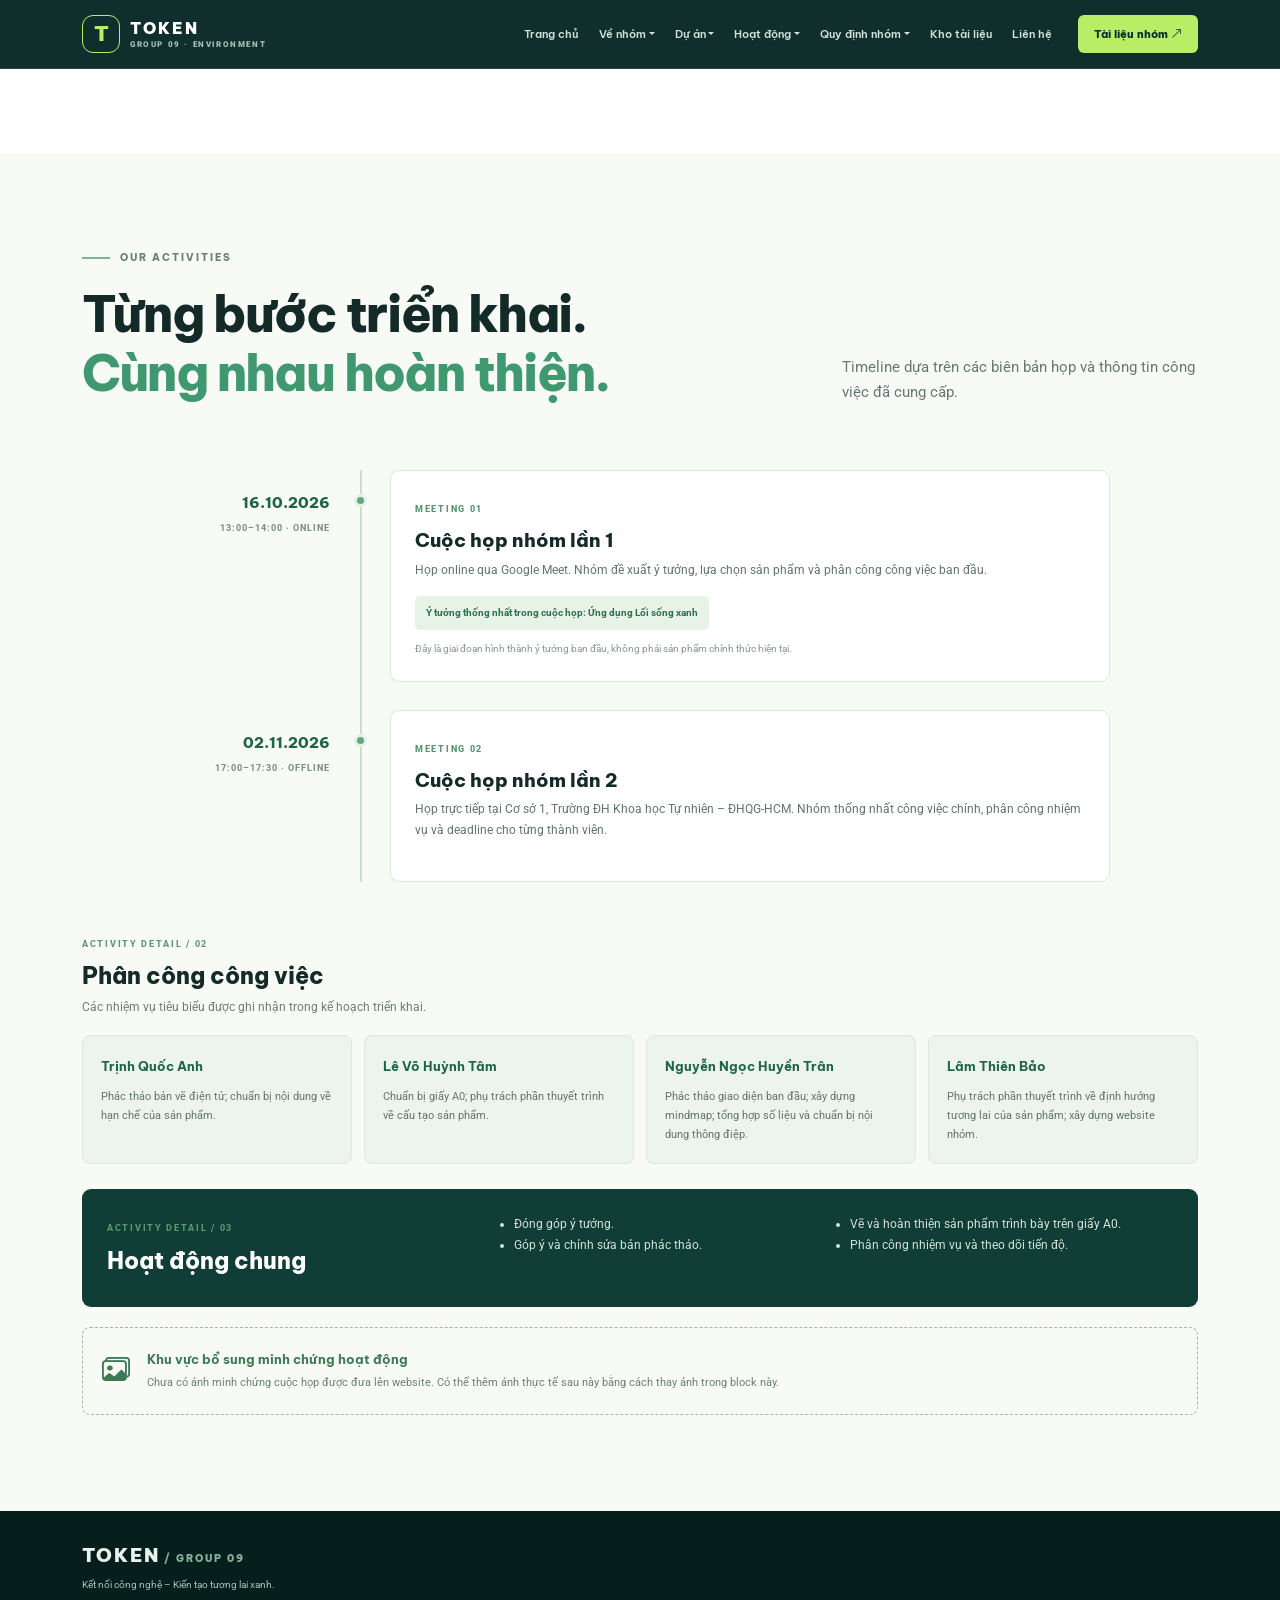
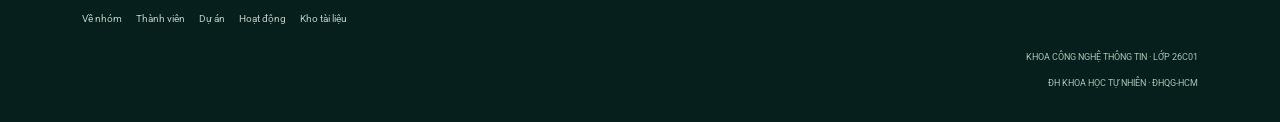
<file: activities.html>
<!doctype html>
<html lang="vi"><head>
<meta charset="utf-8"><meta name="viewport" content="width=device-width, initial-scale=1">
<meta name="description" content="TOKEN – GROUP 09 | Kết nối công nghệ – Kiến tạo tương lai xanh. Khoa Công nghệ Thông tin, Trường ĐH Khoa học Tự nhiên, ĐHQG-HCM.">
<meta name="theme-color" content="#092f2b"><title>Hoạt động | TOKEN – GROUP 09</title>
<link rel="preconnect" href="https://fonts.googleapis.com"><link rel="preconnect" href="https://fonts.gstatic.com" crossorigin="">
<link href="https://fonts.googleapis.com/css2?family=Be+Vietnam+Pro:wght@400;500;600;700;800;900&amp;family=Roboto:wght@400;500;700;900&amp;display=swap" rel="stylesheet">
<link href="https://cdn.jsdelivr.net/npm/bootstrap@5.3.3/dist/css/bootstrap.min.css" rel="stylesheet">
<link href="https://cdn.jsdelivr.net/npm/bootstrap-icons@1.11.3/font/bootstrap-icons.min.css" rel="stylesheet">
<style>
/* Local fallback for essential Bootstrap layout utilities. */
.container{width:100%;padding-right:calc(var(--bs-gutter-x,1.5rem)*.5);padding-left:calc(var(--bs-gutter-x,1.5rem)*.5);margin-right:auto;margin-left:auto}
.row{display:flex;flex-wrap:wrap;margin-right:calc(var(--bs-gutter-x,1.5rem)*-.5);margin-left:calc(var(--bs-gutter-x,1.5rem)*-.5)}
.row>*{flex-shrink:0;width:100%;max-width:100%;padding-right:calc(var(--bs-gutter-x,1.5rem)*.5);padding-left:calc(var(--bs-gutter-x,1.5rem)*.5)}
@media(min-width:576px){.container{max-width:540px}}@media(min-width:768px){.container{max-width:720px}}@media(min-width:992px){.container{max-width:960px}.col-lg-4{width:33.333333%}.col-lg-5{width:41.666667%}.col-lg-7{width:58.333333%}.col-lg-8{width:66.666667%}.col-lg-6{width:50%}}@media(min-width:1200px){.container{max-width:1140px}}@media(min-width:1400px){.container{max-width:1320px}}
.d-flex{display:flex!important}.flex-wrap{flex-wrap:wrap!important}.align-items-center{align-items:center!important}.align-items-end{align-items:flex-end!important}.justify-content-between{justify-content:space-between!important}.position-relative{position:relative!important}.text-center{text-align:center!important}.text-md-end{text-align:right!important}.ms-auto{margin-left:auto!important}.mt-2{margin-top:.5rem!important}.mt-3{margin-top:1rem!important}.mt-4{margin-top:1.5rem!important}.mt-5{margin-top:3rem!important}.mb-4{margin-bottom:1.5rem!important}.pt-5{padding-top:3rem!important}.py-5{padding-top:3rem!important;padding-bottom:3rem!important}.gap-2{gap:.5rem!important}.gap-3{gap:1rem!important}.g-3{--bs-gutter-x:1rem;--bs-gutter-y:1rem}.g-5{--bs-gutter-x:3rem;--bs-gutter-y:3rem}.gy-3>*{margin-top:1rem}.min-vh-100{min-height:100vh}.btn{display:inline-block;text-decoration:none;cursor:pointer;border:1px solid transparent}.btn-lg{padding:.75rem 1.25rem;font-size:1.125rem;border-radius:.5rem}.lead{font-size:1.25rem;font-weight:300}.small,small{font-size:.875em}.navbar{position:relative;display:flex;align-items:center}.navbar>.container{display:flex;align-items:center;justify-content:space-between}.navbar-brand{display:flex}.navbar-toggler{display:none}.navbar-collapse{display:flex;flex-basis:auto;flex-grow:1;align-items:center}.navbar-nav{display:flex;flex-direction:row;list-style:none;margin:0;padding:0}.nav-item{position:relative}.dropdown-menu{display:none;position:absolute;top:100%;left:0;z-index:1000;min-width:12rem;list-style:none}.dropdown:hover>.dropdown-menu{display:block}.dropdown-item{display:block}.collapse{display:block!important}
@media(max-width:1199.98px){.navbar-toggler{display:block}.navbar-collapse{display:none!important;position:absolute;top:100%;left:0;right:0;background:#092f2b;padding:1rem}.navbar-collapse.show{display:block!important}.navbar-nav{display:block}.navbar-nav .nav-link{display:block}.navbar .btn-nav{display:inline-block;margin-top:.75rem}}
@media(max-width:991.98px){.col-lg-4,.col-lg-5,.col-lg-6,.col-lg-7,.col-lg-8{width:100%}.text-md-end{text-align:left!important}}
/* TOKEN editor enhancements */
.member-photo img{width:100%;height:100%;object-fit:cover;object-position:center}
html body #token-editor-toolbar{display:none!important}
html body{padding-bottom:0!important}

</style><style>
:root{--forest:#092f2b;--forest2:#10483f;--green:#b9ed65;--mint:#c8f3d9;--blue:#76c8d5;--ink:#142a28;--muted:#667875;--paper:#f8faf6;--mist:#eef4ef;--line:#dce7df;--heading:'Be Vietnam Pro',sans-serif;--body:'Roboto',sans-serif}
*{box-sizing:border-box}html{scroll-behavior:smooth;scroll-padding-top:94px}body{font-family:var(--body);color:var(--ink);font-size:15px;line-height:1.72}h1,h2,h3,h4,h5,h6,.navbar,.brand-word,.member-role,.eyebrow,.card-index,.dir-number,.file-card b{font-family:var(--heading)}a{text-decoration:none}.muted{color:var(--muted)}
.token-nav{background:rgba(7,38,35,.96);backdrop-filter:blur(14px);padding:10px 0;border-bottom:1px solid #ffffff1a}.brand-mark{width:38px;height:38px;border:1px solid var(--green);border-radius:11px;display:grid;place-items:center;color:var(--green);font-weight:900;font-size:21px}.navbar-brand{display:flex;align-items:center;gap:10px}.brand-word{font-size:16px;font-weight:900;letter-spacing:2px;line-height:1;color:white}.brand-word small{display:block;font-family:var(--body);font-size:8px;letter-spacing:1.6px;color:#a8c1b6;margin-top:5px}.navbar-nav .nav-link{color:#d2e0da!important;font-size:11px;font-weight:600;padding:10px 10px!important}.navbar-nav .nav-link:hover,.navbar-nav .nav-link:focus{color:var(--green)!important}.dropdown-menu{background:#103d35;border:1px solid #ffffff20;box-shadow:0 18px 40px #001b1760;padding:9px;max-height:70vh;overflow:auto}.dropdown-item{color:#e0eee7;font-size:12px;border-radius:5px;padding:8px 12px}.dropdown-item:hover,.dropdown-item:focus{background:#ffffff15;color:var(--green)}.btn-nav{background:var(--green);color:var(--forest);font-size:11px;font-weight:800;padding:10px 15px;border-radius:6px;white-space:nowrap}.btn-nav:hover{background:#d0f58d;color:var(--forest)}
.hero-section{position:relative;overflow:hidden;background:radial-gradient(ellipse at 80% 40%,#1d6657 0%,transparent 38%),linear-gradient(115deg,#082b27 0%,#0b3a34 55%,#0b5147 100%);color:white}.hero-grid{position:absolute;inset:0;opacity:.15;background-image:linear-gradient(#ffffff19 1px,transparent 1px),linear-gradient(90deg,#ffffff19 1px,transparent 1px);background-size:55px 55px;mask-image:linear-gradient(90deg,black,transparent)}.eyebrow{font-size:10px;letter-spacing:2px;font-weight:800;color:#668078;margin-bottom:18px;display:flex;align-items:center;gap:10px}.eyebrow span{height:2px;width:28px;background:#72b991;display:inline-block}.eyebrow.light{color:#a9c8ba}.eyebrow.light span{background:var(--green)}.hero-kicker{font-size:11px;letter-spacing:4px;color:#b6d4c5;margin:26px 0 14px}.hero-kicker b{color:var(--green);padding:0 8px}.hero-section h1{font-size:clamp(42px,6vw,76px);line-height:1.1;letter-spacing:-2.8px;font-weight:900;margin:0;font-family:var(--heading)}.hero-section h1 em,.section-title em{font-style:normal;color:var(--green)}.hero-vn{font-family:var(--heading);font-size:18px;font-weight:700;margin:22px 0 10px}.hero-copy{max-width:540px;color:#c2d5ce;font-size:15px}.btn-lime{background:var(--green);border-color:var(--green);color:var(--forest);font-weight:800;font-size:12px;padding:14px 19px}.btn-lime:hover{background:#d0f58d;border-color:#d0f58d;color:var(--forest)}.btn-outline-light{font-size:12px;padding:14px 19px}.hero-meta{display:flex;gap:24px;margin-top:36px;color:#b5ccc2;font-size:11px}.hero-meta i{color:var(--green);margin-right:6px}.hero-art{height:470px;position:relative;overflow:hidden;border:1px solid #caf5d53b;border-radius:48% 48% 16px 16px;background:linear-gradient(160deg,#a4e1bf29,#0a312f26);box-shadow:0 30px 80px #001a1760}.art-orbit{position:absolute;border:1px solid #bce9d52b;border-radius:50%;width:430px;height:430px;left:50%;top:50%;transform:translate(-50%,-50%)}.orbit-two{width:330px;height:330px}.sun{position:absolute;width:75px;height:75px;border-radius:50%;background:linear-gradient(140deg,#f5e9a4,#b8ed65);top:75px;right:75px;box-shadow:0 0 70px #c8f39c77}.hill{position:absolute;border-radius:50% 50% 0 0}.hill-back{width:420px;height:190px;left:-80px;top:195px;background:#3b8970;transform:rotate(-8deg)}.hill-front{width:400px;height:160px;right:-100px;top:220px;background:#1d685b;transform:rotate(8deg)}.river{position:absolute;bottom:0;left:0;width:100%;height:175px;background:linear-gradient(160deg,#4ba9a4,#145b60);clip-path:polygon(0 20%,100% 0,100% 100%,0 100%)}.river span{position:absolute;height:1px;background:#b4f2db77;width:45%;top:45px;left:5%;transform:rotate(-5deg)}.river span:nth-child(2){top:85px;left:40%;width:50%}.river span:nth-child(3){top:125px;left:12%;width:55%}.solar-panel{position:absolute;top:105px;left:90px;width:130px;height:55px;background:#183c4c;border:3px solid #a8d9cf;transform:skewY(-12deg);display:flex;z-index:3}.solar-panel i{flex:1;border-right:1px solid #86c7c3}.collector{position:absolute;z-index:4;left:50%;top:235px;transform:translateX(-50%);width:170px;height:130px}.collector-top{height:14px;background:#c4edc5;border-radius:5px 5px 0 0}.mesh{height:82px;border:4px solid #d1ead1;background:repeating-linear-gradient(0deg,transparent 0 9px,#c7e7d5 10px 11px),repeating-linear-gradient(90deg,transparent 0 12px,#c7e7d5 13px 14px);background-color:#194e4a88}.collector-base{height:22px;background:#b8ed65;border-radius:0 0 10px 10px}.tech-tag{position:absolute;z-index:5;background:#f3f9ed;color:#17443a;padding:9px 12px;border-radius:5px;font-size:9px;font-weight:900;letter-spacing:1px;box-shadow:0 10px 30px #00231b55}.tag-ai{right:20px;top:185px}.tag-solar{left:12px;bottom:78px}.art-caption{position:absolute;bottom:15px;left:20px;right:20px;color:#c7e6d6;font-size:8px;letter-spacing:2px;display:flex;justify-content:space-between}.scroll-cue{position:absolute;bottom:20px;left:50%;transform:translateX(-50%);font-size:8px;letter-spacing:2px;color:#c6dbd2;white-space:nowrap}.scroll-cue i{margin-left:10px;color:var(--green)}
.section-pad{padding:96px 0}.section-light{background:var(--paper)}.section-mist{background:var(--mist)}.section-title{font-family:var(--heading);font-size:clamp(32px,4vw,50px);line-height:1.18;letter-spacing:-1.8px;font-weight:800;margin-bottom:20px}.section-title em{color:#3f9870}.lead-copy{font-family:var(--heading);font-size:17px;line-height:1.65;font-weight:600;color:#28433c}.about-panel{background:var(--forest);color:white;padding:34px;border-radius:10px;position:relative;overflow:hidden}.about-panel:after{content:'09';position:absolute;font-size:220px;font-weight:900;color:#ffffff08;right:-5px;top:50px;line-height:1}.about-panel-top{display:flex;justify-content:space-between;font-size:9px;letter-spacing:2px;color:#9cbdb0}.identity-word{font-family:var(--heading);font-size:clamp(45px,7vw,76px);font-weight:900;letter-spacing:7px;margin:28px 0 18px;color:#f2f7ed}.identity-word span{font-size:14px;vertical-align:top;color:var(--green)}.identity-line{height:1px;background:#ffffff30}.info-tile{background:#ffffff0d;padding:16px;border:1px solid #ffffff18;min-height:100px;position:relative;z-index:1}.info-tile small{display:block;color:#a5c6b5;font-size:8px;letter-spacing:2px}.info-tile strong{display:block;font-family:var(--heading);font-size:19px;color:var(--green);margin:4px 0}.info-tile span{font-size:10px;color:#bed2c8}.info-tile.horizontal{min-height:auto;display:flex;align-items:center;gap:20px}.info-tile.horizontal strong{font-size:12px;color:#fff;margin:0}.info-card{height:100%;background:#fff;border:1px solid var(--line);padding:25px;border-radius:9px;scroll-margin-top:100px}.card-index{font-size:9px;letter-spacing:1.5px;color:#579170;font-weight:800}.info-card h3{font-size:18px;font-weight:800;margin:12px 0}.info-card p{font-size:13px;color:var(--muted);margin-bottom:0}.value-pills{display:flex;flex-wrap:wrap;gap:8px}.value-pills span{background:#e9f4eb;border:1px solid #d2e6d6;border-radius:30px;padding:8px 12px;color:#276447;font-size:11px;font-weight:700}.inline-link{display:inline-block;color:#287b58;font-weight:800;font-size:12px;margin-top:12px}.inline-link i{margin-left:6px}
.contents-section{background:#edf4ef}.directory-grid{display:grid;grid-template-columns:repeat(4,1fr);gap:14px}.directory-card{background:white;border:1px solid var(--line);border-radius:10px;padding:22px;display:flex;flex-direction:column;align-items:flex-start;min-height:240px;transition:.25s}.directory-card:hover{transform:translateY(-4px);box-shadow:0 16px 32px #173d2710;border-color:#9fc9aa}.directory-card h3{font-size:16px;font-weight:800;margin:9px 0 12px}.directory-card a{font-size:11px;color:#536b62;padding:4px 0;border-bottom:1px solid transparent}.directory-card a:hover{color:#1b8055;border-color:#b9d9c2}.dir-number{font-size:10px;color:#41966b;font-weight:900;letter-spacing:1px}.directory-featured{background:#103d35;color:white;border-color:#103d35}.directory-featured a{color:#d0e4d9}.directory-featured a:hover{color:var(--green)}
.member-card{height:100%;background:white;border:1px solid var(--line);border-radius:10px;overflow:hidden;transition:.25s}.member-card:hover{transform:translateY(-6px);box-shadow:0 18px 38px #153f2818}.member-photo{height:285px;position:relative;overflow:hidden;background:#dce9df}.member-photo img{width:100%;height:100%;object-fit:cover;object-position:center 30%;transition:transform .5s}.member-card:hover .member-photo img{transform:scale(1.04)}.member-photo span{position:absolute;bottom:12px;left:12px;background:#092f2be8;color:#dff0e4;padding:5px 9px;border-radius:4px;font-size:8px;letter-spacing:1.5px}.member-info{padding:21px}.member-role{font-size:9px;letter-spacing:1.5px;color:#39875e;font-weight:800}.member-info h3{font-size:19px;line-height:1.35;font-weight:800;margin:9px 0}.member-tags{font-size:10px;color:#438866;font-weight:700;margin-bottom:12px}.member-info p{font-size:12px;line-height:1.7;color:#63756f;margin:0}.privacy-note{margin:25px 0 0;padding:13px 16px;background:#e3f0e7;border-radius:7px;color:#326447;font-size:11px}.privacy-note i{margin-right:7px}
.project-section{background:linear-gradient(145deg,#082e2a,#0c443b);position:relative;overflow:hidden}.project-intro{color:#c1d8cc;font-size:13px}.concept-pill{display:inline-block;border:1px solid #8cbd9b;color:#c5e9b4;border-radius:30px;padding:7px 12px;font-size:8px;letter-spacing:1px}.project-lead{display:grid;grid-template-columns:.85fr 1.15fr;min-height:400px;background:#eaf3e9;border-radius:10px;overflow:hidden}.project-lead>div:first-child{padding:40px;align-self:center}.project-lead span,.project-detail-card>span,.process-heading span{font-size:9px;letter-spacing:1.7px;color:#55846e;font-weight:800}.project-lead h3{font-size:34px;line-height:1.2;font-weight:800;letter-spacing:-1px;margin:18px 0}.project-lead h3 em{font-style:normal;color:#3c946b}.project-lead p{color:#637770;font-size:13px}.project-illustration{position:relative;min-height:400px;overflow:hidden;background:linear-gradient(160deg,#cce4d6 0 36%,#7dbcb0 36% 100%)}.sun-disc{position:absolute;top:40px;right:70px;width:65px;height:65px;border-radius:50%;background:#e7e69a;box-shadow:0 0 55px #e8e69a88}.shoreline{position:absolute;top:0;bottom:0;width:19%;background:#92b58b}.shoreline.left{left:0;clip-path:polygon(0 0,100% 0,55% 100%,0 100%)}.shoreline.right{right:0;clip-path:polygon(50% 0,100% 0,100% 100%,0 100%)}.river-shape{position:absolute;top:48%;left:14%;right:14%;height:42%;border-top:3px solid #d7f1e8;transform:rotate(-2deg)}.fixed-pole{position:absolute;top:23%;height:45%;width:9px;background:#315e4c;z-index:2}.p1{left:19%}.p2{right:19%}.solar-roof{position:absolute;top:16%;left:32%;padding:11px 25px;background:#245a6a;border:4px solid #e3f0d9;color:white;font-size:10px;letter-spacing:2px;transform:skewY(-9deg)}.net-bin{position:absolute;top:54%;left:50%;transform:translateX(-50%);width:150px;height:80px;border:6px solid #e8f3df;border-top-width:10px;background:repeating-linear-gradient(0deg,transparent 0 9px,#e8f3df 10px 11px),repeating-linear-gradient(90deg,transparent 0 12px,#e8f3df 13px 14px);background-color:#266e67aa}.net-bin span{position:absolute;width:35px;height:12px;border-radius:50%;background:#d6e9c5;bottom:-14px}.net-bin span:nth-child(1){left:10px}.net-bin span:nth-child(2){left:55px}.net-bin span:nth-child(3){right:10px}.ai-label{position:absolute;right:20px;bottom:22%;background:#103d35;color:#dff3e6;padding:8px 12px;border-radius:4px;font-size:10px;font-weight:800}.river-label{position:absolute;bottom:14px;left:18px;font-size:8px;letter-spacing:2px;color:#174b4c}.project-subnav,.doc-category-nav{display:flex;flex-wrap:wrap;gap:8px;margin:22px 0}.project-subnav a,.doc-category-nav a{border:1px solid #8cb9a4;color:#d4eadc;border-radius:30px;padding:8px 13px;font-size:10px}.project-subnav a:hover{background:#b9ed65;color:#092f2b}.project-detail-card{height:100%;background:#f1f7ef;border-radius:8px;padding:24px;color:#183d33;scroll-margin-top:100px}.project-detail-card>span{color:#54896c}.project-detail-card>i{display:block;font-size:23px;color:#398c65;margin:15px 0}.project-detail-card h3{font-size:18px;font-weight:800}.project-detail-card p{font-size:12px;color:#60756b;margin:0}.project-process{background:#eaf3e9;border-radius:9px;padding:30px}.process-heading h3{font-size:23px;font-weight:800;color:#163e34;margin:9px 0}.process-heading p{font-size:12px;color:#63776e}.process-steps{display:grid;grid-template-columns:repeat(3,1fr);gap:12px;margin-top:20px}.process-steps>div{position:relative;background:white;border:1px solid #dce8dd;border-radius:7px;padding:17px}.process-steps b{position:absolute;right:12px;top:10px;color:#8eb59b;font-size:10px}.process-steps i{display:block;color:#398c65;font-size:22px;margin-bottom:12px}.process-steps strong{display:block;color:#1b493a;font-size:13px}.process-steps small{display:block;color:#6c7e75;font-size:10px;margin-top:4px}.disclaimer{margin:20px 0 0;color:#c6ded1;font-size:11px}.disclaimer i{margin-right:6px}.disclaimer.dark{color:#63756e}
.timeline{position:relative;max-width:940px;margin-left:auto;margin-right:auto}.timeline:before{content:'';position:absolute;left:190px;top:0;bottom:0;width:2px;background:#c9ded0}.timeline-item{display:grid;grid-template-columns:160px 30px 1fr;gap:0 15px;margin-bottom:28px;position:relative}.timeline-date{text-align:right;font-family:var(--heading);font-size:15px;font-weight:800;color:#1e6446;padding-top:20px}.timeline-date small{display:block;font-family:var(--body);font-size:9px;letter-spacing:1px;color:#7c9286;margin-top:5px}.timeline-dot{width:13px;height:13px;background:#64a77d;border:3px solid #e3f1e7;border-radius:50%;margin:24px auto;z-index:1}.timeline-card{background:white;border:1px solid var(--line);border-radius:9px;padding:24px}.timeline-card>span{font-size:9px;letter-spacing:1.7px;color:#55926d;font-weight:800}.timeline-card h3{font-size:19px;font-weight:800;margin:8px 0}.timeline-card p{font-size:12px;color:#61746c}.timeline-tag{display:inline-block;background:#e8f3e8;color:#31704d;border-radius:5px;padding:8px 11px;font-size:10px;font-weight:700}.muted-note{display:block;color:#8a9890;font-size:10px;margin-top:10px}.subsection-head{margin:48px 0 17px}.subsection-head span,.common-work span{font-size:9px;letter-spacing:1.7px;color:#5c9870;font-weight:800}.subsection-head h3,.common-work h3{font-size:23px;font-weight:800;margin:7px 0}.subsection-head p{color:#6c7e75;font-size:12px}.assignment-grid{display:grid;grid-template-columns:repeat(4,1fr);gap:12px}.assignment-grid article{background:#edf4ef;border:1px solid #dce8dd;border-radius:8px;padding:18px}.assignment-grid b{font-family:var(--heading);font-size:13px;color:#1e6446}.assignment-grid p{font-size:11px;color:#62756c;margin:9px 0 0}.common-work{display:grid;grid-template-columns:.7fr 1.3fr;gap:25px;margin-top:25px;background:#103d35;color:white;border-radius:9px;padding:25px}.common-work ul{margin:0;padding-left:18px;columns:2;color:#d3e4d9;font-size:12px}.evidence-placeholder{display:flex;align-items:center;gap:17px;border:1px dashed #9abda4;border-radius:8px;padding:19px;margin-top:20px;color:#3c7955}.evidence-placeholder>i{font-size:28px}.evidence-placeholder b,.evidence-placeholder span{display:block}.evidence-placeholder b{font-family:var(--heading);font-size:13px}.evidence-placeholder span{font-size:11px;color:#6b8174;margin-top:3px}
.charter-card{height:100%;background:white;border:1px solid var(--line);padding:28px;border-radius:9px;scroll-margin-top:100px}.charter-icon{font-size:27px;color:#43936b}.charter-card>span{display:block;font-size:9px;letter-spacing:1.7px;color:#72907f;font-weight:800;margin-top:12px}.charter-card h3{font-size:18px;font-weight:800;margin:9px 0 18px}.charter-card ul{padding-left:17px;margin:0}.charter-card li{font-size:12px;color:#5e7168;margin-bottom:10px}.charter-card.avoid .charter-icon{color:#b87568}.charter-card.should .charter-icon{color:#6d8cc1}
.comm-section{background:linear-gradient(145deg,#082e2a,#0d4b40)}.comm-detail{background:#ffffff0c;border:1px solid #ffffff22;border-radius:9px;padding:20px}.comm-detail>div{padding:14px 4px;border-bottom:1px solid #ffffff20}.comm-detail>div:last-child{border:0}.comm-detail i{display:block;color:var(--green);font-size:22px;margin-bottom:8px}.comm-detail span{display:block;font-size:8px;letter-spacing:1.5px;color:#a7c7b8}.comm-detail b{display:block;color:white;font-family:var(--heading);font-size:17px}.comm-detail small{color:#b7cec2;font-size:10px}.workflow{background:#f1f7ef;border-radius:9px;padding:26px;height:100%}.workflow h3{font-size:19px;font-weight:800;color:#173d33}.workflow-steps{display:grid;grid-template-columns:repeat(3,1fr);gap:10px;margin-top:20px}.workflow-steps>div{position:relative;background:white;border:1px solid #dce8dd;border-radius:7px;padding:14px}.workflow-steps b{position:absolute;right:9px;top:7px;font-size:9px;color:#88b198}.workflow-steps i{display:block;font-size:21px;color:#398b64;margin-bottom:8px}.workflow-steps span{display:block;font-family:var(--heading);font-size:11px;font-weight:800;color:#234c3a}.workflow-steps small{display:block;color:#71847a;font-size:9px;margin-top:3px}.workflow-note{font-size:10px;color:#657970;margin:17px 0 0}.workflow-note i{color:#4d9a6d;margin-right:5px}
.evaluation-panel{display:grid;grid-template-columns:.8fr 1.2fr;gap:40px;background:white;border:1px solid var(--line);border-radius:10px;padding:32px}.evaluation-chart{display:flex;align-items:center;gap:25px}.donut{width:170px;height:170px;border-radius:50%;background:conic-gradient(#2d7654 0 50%,#78b89a 50% 70%,#b8d9a8 70% 80%,#8fc7cb 80% 90%,#d4e8d8 90% 100%);display:grid;place-items:center;flex-shrink:0}.donut>div{width:118px;height:118px;background:white;border-radius:50%;display:grid;place-content:center;text-align:center}.donut strong{font-family:var(--heading);font-size:28px;color:#194d38}.donut strong small{font-size:14px}.donut span{font-size:8px;letter-spacing:1px;color:#71847a}.legend{display:grid;gap:9px}.legend span{font-size:10px;color:#61756b;white-space:nowrap}.legend b{color:#244b39;margin-left:7px}.dot{display:inline-block;width:8px;height:8px;border-radius:50%;margin-right:7px}.d1{background:#2d7654}.d2{background:#78b89a}.d3{background:#b8d9a8}.d4{background:#8fc7cb}.d5{background:#d4e8d8}.evaluation-bars{align-self:center}.eval-row{margin-bottom:17px}.eval-row>div:first-child{display:flex;justify-content:space-between;font-size:11px;color:#4c6459;margin-bottom:7px}.eval-row b{font-family:var(--heading);color:#226b49}.progress{height:8px;background:#edf2ed;border-radius:10px;overflow:hidden}.progress span{display:block;height:100%;background:linear-gradient(90deg,#26744f,#a9d98a);border-radius:10px}
.documents-section{background:#edf4ef}.document-notice{display:flex;gap:15px;align-items:center;background:#103d35;color:white;padding:19px 22px;border-radius:9px}.document-notice>i{font-size:28px;color:var(--green)}.document-notice b,.document-notice span{display:block}.document-notice b{font-family:var(--heading);font-size:14px}.document-notice span{font-size:11px;color:#c8ddd1;margin-top:3px}.doc-category-nav{margin:18px 0 28px}.doc-category-nav a{border-color:#a6c8b1;color:#2f6f4e;background:#fff}.doc-category-nav a:hover{background:#1d684b;color:white}.doc-group{margin-top:27px;scroll-margin-top:100px}.doc-group-heading{display:flex;gap:15px;align-items:flex-start;margin-bottom:14px}.doc-group-heading>span{font-family:var(--heading);font-size:20px;font-weight:900;color:#45956b}.doc-group-heading h3{font-size:19px;font-weight:800;margin:0 0 3px}.doc-group-heading p{font-size:11px;color:#718279;margin:0}.file-card{height:100%;display:flex;gap:12px;align-items:flex-start;background:white;border:1px solid #dce8dd;border-radius:8px;padding:17px;min-height:145px;flex-wrap:wrap}.file-card>i{font-size:24px;color:#398a62}.file-card>div{flex:1;min-width:160px}.file-card b{display:block;font-size:12px;color:#234b39;line-height:1.5}.file-card small{display:block;color:#78877f;font-size:10px;margin-top:4px}.file-link{display:inline-flex;gap:7px;align-items:center;background:#e7f3e9;color:#276c49;border-radius:5px;padding:8px 10px;font-size:10px;font-weight:800;margin-top:auto}.file-link:hover{background:#cce9d3;color:#174a33}.file-link.pending{background:#f2f3ee;color:#79857c}.upload-guide{display:grid;grid-template-columns:70px 1fr;gap:20px;background:#fff;border:1px dashed #7eaf8e;border-radius:10px;padding:26px;margin-top:30px;scroll-margin-top:100px}.upload-guide-icon{width:60px;height:60px;background:#e6f3e8;border-radius:12px;display:grid;place-items:center;color:#39875d;font-size:28px}.upload-guide-copy>span{font-size:9px;letter-spacing:1.6px;color:#4b9168;font-weight:800}.upload-guide h3{font-size:20px;font-weight:800;margin:7px 0}.upload-guide p,.upload-guide li{font-size:11px;color:#60756a}.upload-guide ol{padding-left:18px}.upload-guide li{margin:4px 0}.upload-guide small{display:block;background:#fff7e7;color:#80612e;border-radius:6px;padding:11px;font-size:10px}.upload-guide small i{margin-right:5px}
.contact-section{background:linear-gradient(130deg,#082c28,#0b4b40);padding:90px 0}.contact-copy{font-size:15px;line-height:1.9;color:#c5d9ce}.contact-card{background:#f1f7ef;padding:28px;border-radius:10px}.contact-card>span{display:block;font-size:9px;letter-spacing:1.7px;color:#5c8b6d;font-weight:800;margin-bottom:20px}.contact-card>div:not(.logo-placeholder){display:flex;gap:13px;align-items:center;padding:13px 0;border-bottom:1px solid #dce7dd}.contact-card>div>i{color:#438d64;font-size:19px}.contact-card p{margin:0}.contact-card b,.contact-card small{display:block}.contact-card b{font-family:var(--heading);font-size:12px}.contact-card small{font-size:10px;color:#78877f}.logo-placeholder{margin-top:20px;border:1px dashed #8fb59a;border-radius:7px;padding:16px;text-align:center}.logo-placeholder span{display:block;font-family:var(--heading);font-size:26px;font-weight:900;letter-spacing:5px;color:#23583f}.logo-placeholder small{font-size:8px;letter-spacing:1px;color:#839187}.site-footer{background:#061f1d;color:#a9c2b6;padding:28px 0}.footer-brand{font-family:var(--heading);font-size:19px;font-weight:900;letter-spacing:2px;color:#e8f4eb}.footer-brand span{font-size:10px;color:#86b298}.site-footer p{font-size:10px;margin:5px 0 0}.footer-links{display:flex;flex-wrap:wrap;gap:14px}.footer-links a{font-size:10px;color:#b5ccc0}.footer-links a:hover{color:var(--green)}.site-footer small{font-size:9px;line-height:1.7}
@media(max-width:1199px){.navbar-nav{align-items:stretch!important;padding-top:12px}.btn-nav{display:inline-block;margin:8px 0}.dropdown-menu{border:0;box-shadow:none;background:#0c342e;margin-left:10px}.dropdown-item{white-space:normal}.directory-grid{grid-template-columns:repeat(2,1fr)}}
@media(max-width:991px){.hero-art{max-width:500px;margin:auto}.section-pad{padding:75px 0}.project-lead{grid-template-columns:1fr}.project-illustration{min-height:330px}.assignment-grid{grid-template-columns:repeat(2,1fr)}.evaluation-panel{grid-template-columns:1fr}.evaluation-chart{justify-content:center}}
@media(max-width:767px){.hero-section h1{font-size:43px;letter-spacing:-1.7px}.hero-art{height:350px}.scroll-cue{display:none}.section-title{font-size:34px}.directory-grid{grid-template-columns:1fr 1fr}.directory-card{padding:17px;min-height:230px}.member-photo{height:320px}.timeline:before{left:8px}.timeline-item{grid-template-columns:18px 1fr;gap:0 10px}.timeline-date{grid-column:2;text-align:left;padding:0 0 8px}.timeline-dot{grid-column:1;grid-row:1 / span 2;margin:5px auto}.timeline-card{grid-column:2}.process-steps{grid-template-columns:repeat(2,1fr)}.common-work{grid-template-columns:1fr}.common-work ul{columns:1}.workflow-steps{grid-template-columns:repeat(2,1fr)}.evaluation-chart{flex-direction:column}.upload-guide{grid-template-columns:1fr}.doc-category-nav{gap:6px}.doc-category-nav a{font-size:9px}.project-lead>div:first-child{padding:27px}.project-illustration{min-height:300px}}
@media(max-width:480px){.directory-grid{grid-template-columns:1fr}.directory-card{min-height:auto}.assignment-grid{grid-template-columns:1fr}.hero-meta{flex-direction:column;gap:7px}.process-steps{grid-template-columns:1fr 1fr}.workflow-steps{grid-template-columns:1fr 1fr}.member-photo{height:290px}.section-pad{padding:62px 0}.file-card{min-height:unset}.doc-group-heading h3{font-size:17px}}


/* Team profile refinement: four balanced cards in one desktop row */
#team .team-card-grid{align-items:stretch}
#team .member-card{display:flex;flex-direction:column;height:100%;border-radius:14px;box-shadow:0 8px 24px #153f2809}
#team .member-photo{height:clamp(175px,18vw,225px);flex:0 0 auto}
#team .member-photo img{object-position:center 28%}
#team .member-info{padding:17px 16px 18px;display:flex;flex-direction:column;flex:1}
#team .member-role{font-size:9px;letter-spacing:1.15px}
#team .member-info h3{font-size:clamp(15px,1.35vw,18px);line-height:1.35;min-height:2.45em;margin:7px 0 9px;overflow-wrap:anywhere}
#team .member-meta{display:grid;grid-template-columns:1fr 1fr;gap:7px;margin:0 0 12px}
#team .member-meta>div{min-width:0;padding:8px 9px;background:#f2f7f1;border:1px solid #e1ebe1;border-radius:7px}
#team .member-meta small{display:block;font-size:8px;letter-spacing:.7px;color:#718579;font-weight:800}
#team .member-meta strong{display:block;margin-top:2px;font-size:9px;line-height:1.35;color:#315d43;overflow-wrap:anywhere}
#team .member-tags{font-size:9px;line-height:1.55;margin:0 0 9px;min-height:2.8em}
#team .member-info p{font-size:11px;line-height:1.62;color:#62746b}
#team .privacy-note{font-size:10px;line-height:1.6}
@media(min-width:992px) and (max-width:1199px){#team .member-photo{height:165px}#team .member-info{padding:13px 12px}#team .member-info h3{font-size:15px}#team .member-info p{font-size:10px}#team .member-meta{gap:5px}#team .member-meta>div{padding:7px 6px}}
@media(max-width:767px){#team .member-photo{height:270px}#team .member-info{padding:18px}#team .member-info h3{font-size:18px;min-height:0}#team .member-info p{font-size:12px}}

/* TOKEN team cards: compact four-column desktop layout */
#team .team-card-grid{align-items:stretch}
#team .member-card{display:flex;flex-direction:column;height:100%;border-radius:14px;box-shadow:0 8px 24px #153f2809}
#team .member-photo{height:clamp(145px,15vw,190px);flex:0 0 auto}
#team .member-photo img{object-position:center 28%}
#team .member-info{padding:13px 13px 12px;display:flex;flex-direction:column;flex:1}
#team .member-role{font-size:8px;letter-spacing:1px}
#team .member-info h3{font-size:clamp(13px,1.15vw,16px);line-height:1.32;min-height:2.6em;margin:6px 0 8px;overflow-wrap:anywhere}
#team .member-meta{display:grid;grid-template-columns:1fr 1fr;gap:5px;margin:0 0 9px}
#team .member-meta>div{min-width:0;padding:6px 7px;background:#f2f7f1;border:1px solid #e1ebe1;border-radius:7px}
#team .member-meta small{display:block;font-size:7px;letter-spacing:.6px;color:#718579;font-weight:800}
#team .member-meta strong{display:block;margin-top:2px;font-size:9px;line-height:1.3;color:#315d43;overflow-wrap:anywhere}
#team .member-tags{font-size:8px;line-height:1.45;margin:0 0 7px;min-height:2.6em;overflow-wrap:anywhere}
#team .member-info p{font-size:9px;line-height:1.5;color:#62746b;margin:0;overflow-wrap:anywhere}
#team .member-icon-set{display:flex;gap:5px;margin-top:auto;padding-top:10px}
#team .member-icon-set span{display:flex;align-items:center;justify-content:center;gap:4px;flex:1;min-width:0;padding:6px 3px;border-radius:8px;background:#edf6ed;color:#17644c;font-size:15px;cursor:text}
#team .member-icon-set small{font-size:7px;font-weight:700;white-space:nowrap;color:#426c56}
#team .member-icon-set span[contenteditable="true"]{outline:1px dashed #27a78a}
@media(min-width:992px) and (max-width:1199px){#team .member-photo{height:135px}#team .member-info{padding:10px 9px}#team .member-info h3{font-size:13px}#team .member-info p{font-size:8px}#team .member-meta>div{padding:5px 4px}#team .member-meta strong{font-size:8px}}
@media(max-width:575px){#team .member-photo{height:125px}#team .member-info{padding:9px}#team .member-info h3{font-size:12px}#team .member-info p{font-size:8px}#team .member-icon-set small{display:none}}


/* FINAL TEAM LAYOUT — four separate, equal cards in one desktop row */
#team .team-card-grid{
  display:grid !important;
  grid-template-columns:repeat(4,minmax(0,1fr));
  gap:clamp(14px,1.7vw,26px);
  width:100%; margin:0; align-items:stretch;
}
#team .team-member-item{min-width:0;width:auto;max-width:none;padding:0;margin:0;display:block}
#team .member-card{height:100%;min-width:0;background:#fff;border:1px solid #e2ece3;border-radius:18px;overflow:hidden;box-shadow:0 8px 24px #153f2810;display:flex;flex-direction:column;transition:transform .22s,box-shadow .22s}
#team .member-card:hover{transform:translateY(-5px);box-shadow:0 16px 32px #153f2820}
#team .member-photo{height:clamp(150px,16vw,220px);margin:12px 12px 0;border-radius:13px;overflow:hidden;position:relative;flex:none}
#team .member-photo img{width:100%;height:100%;object-fit:cover;object-position:center 28%}
#team .member-photo span{left:10px;bottom:10px;padding:5px 8px;font-size:8px;border-radius:20px}
#team .member-photo-badge{position:absolute;right:10px;top:10px;width:38px;height:38px;border-radius:50%;display:grid;place-items:center;background:#078b5d;color:#fff;font-size:19px;box-shadow:0 3px 12px #073f2c30;cursor:text;outline-offset:3px}
#team .member-info{padding:14px 16px 15px;display:flex;flex-direction:column;flex:1;min-width:0}
#team .member-role{align-self:center;background:#e4f2df;color:#15533b;border-radius:30px;padding:5px 15px;font-size:9px;letter-spacing:.8px}
#team .member-info h3{text-align:center;font-size:clamp(14px,1.2vw,18px);line-height:1.3;min-height:2.5em;margin:9px 0 10px;overflow-wrap:anywhere}
#team .member-meta{display:flex;flex-direction:column;gap:7px;margin:0 0 11px}
#team .member-meta>div{display:grid;grid-template-columns:74px minmax(0,1fr);align-items:center;gap:6px;padding:0;background:transparent;border:0;border-radius:0}
#team .member-meta small{font-size:9px;letter-spacing:.25px;color:#61776b;font-weight:800}
#team .member-meta strong{font-size:11px;line-height:1.35;color:#173e31;overflow-wrap:anywhere}
#team .member-tags{font-size:10px;line-height:1.5;margin:0 0 8px;min-height:0;color:#3c8864}
#team .member-info p{font-size:11px;line-height:1.55;color:#344f44;margin:0;padding-top:10px;border-top:1px solid #e1e9e2;overflow-wrap:anywhere}
#team .member-icon-set{display:flex;gap:7px;margin-top:auto;padding-top:13px}
#team .member-icon-set span{min-height:34px;display:flex;align-items:center;justify-content:center;gap:4px;flex:1;min-width:0;padding:5px 3px;border-radius:20px;background:#edf6ed;color:#17644c;font-size:15px;cursor:text}
#team .member-icon-set small{font-size:8px;font-weight:700;white-space:nowrap;color:#426c56}
@media(max-width:991px){#team .team-card-grid{grid-template-columns:repeat(2,minmax(0,1fr))}#team .member-photo{height:clamp(170px,28vw,250px)}}
@media(max-width:575px){#team .team-card-grid{grid-template-columns:1fr;gap:16px}#team .member-photo{height:230px}#team .member-info{padding:14px 16px}#team .member-info h3{font-size:17px;min-height:0}#team .member-info p{font-size:12px}#team .member-meta strong{font-size:12px}}

/* Member cards: remove decorative icon rows; keep bio as the final content block */
#team .member-icon-set{display:none!important}
#team .member-info p{margin-bottom:0}

/* TOKEN EDITOR – refined dialogs and action controls */
.te-modal-backdrop{align-items:center!important;padding:16px!important;background:rgba(4,24,22,.76)!important;backdrop-filter:blur(5px)}
.te-modal{width:min(720px,100%)!important;border:1px solid #e3ece5!important;border-radius:20px!important;padding:clamp(18px,3vw,30px)!important;box-shadow:0 28px 90px rgba(0,20,15,.28)!important}
.te-modal h3{font-size:clamp(19px,2.2vw,24px)!important;color:#123f35!important;letter-spacing:-.45px}
.te-modal>p{color:#657970;margin:0 0 18px}
.te-modal .te-field label{color:#254b3d;font-size:12px;letter-spacing:.01em}
.te-modal input:not([type=color]):not([type=range]),.te-modal select,.te-modal textarea{border:1px solid #d6e3da!important;border-radius:10px!important;background:#fbfdfb!important;padding:10px 12px!important;min-height:42px}
.te-modal textarea{min-height:110px;resize:vertical}
.te-modal input:focus,.te-modal select:focus,.te-modal textarea:focus{outline:3px solid #b8e85b55;border-color:#6eaa83!important}
.te-modal button{border-radius:10px!important;padding:10px 15px!important;font-weight:700!important;transition:transform .15s,filter .15s,box-shadow .15s}
.te-modal button:hover{filter:brightness(1.06);transform:translateY(-1px);box-shadow:0 5px 14px #163e301c}
.te-modal .te-secondary{background:#edf4ef!important;color:#285440!important;border:1px solid #d9e7dc!important}
.te-modal .te-danger{background:#fff0ef!important;color:#a33b35!important;border:1px solid #f0d0cd!important}
.te-modal-footer{display:flex;justify-content:flex-end;border-top:1px solid #e7eee8;margin-top:18px;padding-top:12px}
.te-modal-footer button{margin-top:0!important}
.te-element-actions{gap:8px!important;margin-top:7px}
.te-modal hr{border-color:#e5eee7;opacity:1;margin:18px 0}
@media(max-width:600px){.te-modal-backdrop{align-items:flex-start!important;padding:8px!important}.te-modal{border-radius:15px!important}.te-element-actions>*{flex:1 1 auto}}

/* Product poster and product specification */
.project-poster-figure{max-width:760px;margin:28px auto 24px;padding:12px;background:#f2f7ef;border:1px solid #d8e8dc;border-radius:14px;box-shadow:0 14px 35px #001b1720;text-align:center}
.project-poster-figure img{display:block;width:100%;height:auto;max-height:900px;object-fit:contain;border-radius:8px}
.project-poster-figure figcaption{padding:10px 5px 2px;color:#47745d;font-size:10px;font-weight:800;letter-spacing:1.3px}
.project-spec-grid{display:grid;grid-template-columns:repeat(2,minmax(0,1fr));gap:13px;margin:22px 0}
.project-spec-grid article{background:#f2f7ef;border:1px solid #dce9dd;border-radius:12px;padding:21px}
.project-spec-grid .spec-kicker{display:block;color:#4d8a68;font-size:9px;letter-spacing:1.5px;font-weight:900;margin-bottom:9px}
.project-spec-grid h3{color:#163f34;font-size:17px;font-weight:800;margin:0 0 8px}
.project-spec-grid p{color:#60756b;font-size:12px;line-height:1.75;margin:0}
@media(max-width:650px){.project-spec-grid{grid-template-columns:1fr}.project-poster-figure{margin:18px 0}}

</style>
</head>
<body>
<nav class="navbar navbar-expand-xl navbar-dark fixed-top token-nav"><div class="container">
<a class="navbar-brand" href="index.html"><span class="brand-mark">T</span><span class="brand-word">TOKEN <small>GROUP 09 · ENVIRONMENT</small></span></a>
<button class="navbar-toggler" type="button" data-bs-toggle="collapse" data-bs-target="#tokenNav" aria-label="Mở điều hướng"><span class="navbar-toggler-icon"></span></button>
<div class="collapse navbar-collapse" id="tokenNav"><ul class="navbar-nav ms-auto align-items-xl-center">
<li class="nav-item"><a class="nav-link" href="index.html">Trang chủ</a></li>
<li class="nav-item dropdown"><a class="nav-link dropdown-toggle" href="about.html" role="button" data-bs-toggle="dropdown">Về nhóm</a><ul class="dropdown-menu"><li><a class="dropdown-item" href="about.html">Tổng quan</a></li><li><a class="dropdown-item" href="about.html#about-goals">Mục tiêu hoạt động</a></li><li><a class="dropdown-item" href="about.html#about-values">Giá trị cốt lõi</a></li><li><a class="dropdown-item" href="about.html#about-formation">Quá trình hình thành</a></li><li><a class="dropdown-item" href="about.html#about-structure">Cơ cấu thành viên</a></li><li><a class="dropdown-item" href="team.html">Hồ sơ 4 thành viên</a></li></ul></li>
<li class="nav-item dropdown"><a class="nav-link dropdown-toggle" href="project.html" role="button" data-bs-toggle="dropdown">Dự án</a><ul class="dropdown-menu"><li><a class="dropdown-item" href="project.html">Tổng quan sản phẩm</a></li><li><a class="dropdown-item" href="project.html#project-idea">Ý tưởng hình thành</a></li><li><a class="dropdown-item" href="project.html#project-problem">Vấn đề môi trường</a></li><li><a class="dropdown-item" href="project.html#project-structure">Cấu tạo &amp; nguyên lý</a></li><li><a class="dropdown-item" href="project.html#project-energy">Năng lượng mặt trời</a></li><li><a class="dropdown-item" href="project.html#project-benefits">Lợi ích kỳ vọng</a></li><li><a class="dropdown-item" href="project.html#project-limits">Hạn chế hiện tại</a></li><li><a class="dropdown-item" href="project.html#project-future">Định hướng tương lai</a></li></ul></li>
<li class="nav-item dropdown"><a class="nav-link dropdown-toggle" href="#" role="button" data-bs-toggle="dropdown">Hoạt động</a><ul class="dropdown-menu"><li><a class="dropdown-item" href="#">Timeline cuộc họp</a></li><li><a class="dropdown-item" href="#activity-assignments">Phân công công việc</a></li><li><a class="dropdown-item" href="#activity-common">Hoạt động chung</a></li></ul></li>
<li class="nav-item dropdown"><a class="nav-link dropdown-toggle" href="charter.html#charter" role="button" data-bs-toggle="dropdown">Quy định nhóm</a><ul class="dropdown-menu"><li><a class="dropdown-item" href="charter.html#charter-must">Điều bắt buộc</a></li><li><a class="dropdown-item" href="charter.html#charter-not">Điều không được làm</a></li><li><a class="dropdown-item" href="charter.html#charter-should">Điều nên làm</a></li><li><a class="dropdown-item" href="charter.html#communication">Kế hoạch giao tiếp</a></li><li><a class="dropdown-item" href="charter.html#teamwork">Phân công &amp; đánh giá</a></li></ul></li>
<li class="nav-item"><a class="nav-link" href="documents.html">Kho tài liệu</a></li>
<li class="nav-item"><a class="nav-link" href="contact.html">Liên hệ</a></li>
</ul><a class="btn btn-nav ms-xl-3" href="documents.html">Tài liệu nhóm <i class="bi bi-arrow-up-right"></i></a></div></div></nav>
<main style="padding-top: 84px;">
<section id="activities" class="section-pad section-light"><div class="container"><div class="eyebrow"><span></span> OUR ACTIVITIES</div><div class="row align-items-end"><div class="col-lg-8"><h2 class="section-title">Từng bước triển khai.<br><em>Cùng nhau hoàn thiện.</em></h2></div><div class="col-lg-4"><p class="muted">Timeline dựa trên các biên bản họp và thông tin công việc đã cung cấp.</p></div></div><div class="timeline mt-5"><article class="timeline-item"><div class="timeline-date">16.10.2026<small>13:00–14:00 · ONLINE</small></div><div class="timeline-dot"></div><div class="timeline-card"><span>MEETING 01</span><h3>Cuộc họp nhóm lần 1</h3><p>Họp online qua Google Meet. Nhóm đề xuất ý tưởng, lựa chọn sản phẩm và phân công công việc ban đầu.</p><div class="timeline-tag">Ý tưởng thống nhất trong cuộc họp: Ứng dụng Lối sống xanh</div><small class="muted-note">Đây là giai đoạn hình thành ý tưởng ban đầu, không phải sản phẩm chính thức hiện tại.</small></div></article><article class="timeline-item"><div class="timeline-date">02.11.2026<small>17:00–17:30 · OFFLINE</small></div><div class="timeline-dot"></div><div class="timeline-card"><span>MEETING 02</span><h3>Cuộc họp nhóm lần 2</h3><p>Họp trực tiếp tại Cơ sở 1, Trường ĐH Khoa học Tự nhiên – ĐHQG-HCM. Nhóm thống nhất công việc chính, phân công nhiệm vụ và deadline cho từng thành viên.</p></div></article></div>
<div id="activity-assignments" class="subsection-head"><span>ACTIVITY DETAIL / 02</span><h3>Phân công công việc</h3><p>Các nhiệm vụ tiêu biểu được ghi nhận trong kế hoạch triển khai.</p></div><div class="assignment-grid"><article><b>Trịnh Quốc Anh</b><p>Phác thảo bản vẽ điện tử; chuẩn bị nội dung về hạn chế của sản phẩm.</p></article><article><b>Lê Võ Huỳnh Tâm</b><p>Chuẩn bị giấy A0; phụ trách phần thuyết trình về cấu tạo sản phẩm.</p></article><article><b>Nguyễn Ngọc Huyền Trân</b><p>Phác thảo giao diện ban đầu; xây dựng mindmap; tổng hợp số liệu và chuẩn bị nội dung thông điệp.</p></article><article><b>Lâm Thiên Bảo</b><p>Phụ trách phần thuyết trình về định hướng tương lai của sản phẩm; xây dựng website nhóm.</p></article></div>
<div id="activity-common" class="common-work"><div><span>ACTIVITY DETAIL / 03</span><h3>Hoạt động chung</h3></div><ul><li>Đóng góp ý tưởng.</li><li>Góp ý và chỉnh sửa bản phác thảo.</li><li>Vẽ và hoàn thiện sản phẩm trình bày trên giấy A0.</li><li>Phân công nhiệm vụ và theo dõi tiến độ.</li></ul></div><div class="evidence-placeholder"><i class="bi bi-images"></i><div><b>Khu vực bổ sung minh chứng hoạt động</b><span>Chưa có ảnh minh chứng cuộc họp được đưa lên website. Có thể thêm ảnh thực tế sau này bằng cách thay ảnh trong block này.</span></div></div></div></section>
</main>
<footer id="footer" class="site-footer"><div class="container"><div class="row align-items-center gy-3"><div class="col-md-4"><a class="footer-brand" href="index.html">TOKEN<span> / GROUP 09</span></a><p>Kết nối công nghệ – Kiến tạo tương lai xanh.</p></div><div class="col-md-5"><div class="footer-links"><a href="about.html">Về nhóm</a><a href="team.html">Thành viên</a><a href="project.html">Dự án</a><a href="#">Hoạt động</a><a href="documents.html">Kho tài liệu</a></div></div><div class="col-md-3 text-md-end"><small>KHOA CÔNG NGHỆ THÔNG TIN · LỚP 26C01<br>ĐH KHOA HỌC TỰ NHIÊN · ĐHQG-HCM</small></div></div></div></footer>
<script src="https://cdn.jsdelivr.net/npm/bootstrap@5.3.3/dist/js/bootstrap.bundle.min.js"></script><script>
// TOKEN GROUP 09: close the mobile menu after a navigation choice.
document.querySelectorAll('#tokenNav .nav-link, #tokenNav .dropdown-item').forEach(link => {
  link.addEventListener('click', () => {
    const nav = document.getElementById('tokenNav');
    if (nav && nav.classList.contains('show')) bootstrap.Collapse.getOrCreateInstance(nav).hide();
  });
});

</script><script>
/* TOKEN – GROUP 09 | Trình chỉnh sửa trực tiếp – bản sửa lỗi v3
   Sửa: hộp thoại không hiện (cắt ảnh, thiết kế chữ, quản lý mục, kho file, chỉnh từng ô),
   định dạng vùng chọn, tệp đính kèm không tải được, kéo thả, bản nháp, xuất website. */
(() => {
  'use strict';
  const STORE_KEY = 'token_group09_editor_v1';
  const root = document.documentElement;
  const $ = (s, r = document) => r.querySelector(s);
  const BASE_FONTS = ['Be Vietnam Pro', 'Roboto'];
  const FONT_LIST = ['Be Vietnam Pro', 'Roboto', 'Inter', 'Montserrat', 'Open Sans', 'Nunito', 'Source Sans 3', 'Lora', 'Merriweather', 'Playfair Display'];
  const TEXT_SEL = 'h1,h2,h3,h4,h5,h6,p,li,small,strong,b,em,u,span,a,button,figcaption,blockquote,td,th,label,dt,dd,i';
  const UI_SEL = '#token-editor-toolbar,.te-modal-backdrop,.te-toast';
  const DRAG_SEL = 'main section[id],.team-member-item,.directory-card';
  let editing = false, picking = false, lastRange = null, activeEditable = null, dragged = null, unsaved = false;

  const esc = v => String(v).replace(/[&<>"']/g, c => ({ '&': '&amp;', '<': '&lt;', '>': '&gt;', '"': '&quot;', "'": '&#39;' }[c]));
  const readJSON = k => { try { return JSON.parse(root.dataset[k] || '{}') || {}; } catch (e) { return {}; } };
  const writeJSON = (k, v) => { root.dataset[k] = JSON.stringify(v); };
  const touch = () => { unsaved = true; };
  const slug = s => s.toLowerCase().normalize('NFD').replace(/[\u0300-\u036f]/g, '').replace(/đ/g, 'd').replace(/[^a-z0-9]+/g, '-').replace(/^-|-$/g, '');

  function toast(msg) {
    const t = document.createElement('div');
    t.className = 'te-toast'; t.textContent = msg;
    document.body.appendChild(t);
    setTimeout(() => t.remove(), 3600);
  }

  /* ---------- Chế độ người xem (/xem): không có thanh công cụ, không sửa được ---------- */
  const VIEW_MODE = /^\/xem\/?$/.test(location.pathname) || new URLSearchParams(location.search).has('xem');
  if (VIEW_MODE) {
    document.documentElement.classList.add('te-viewer');
    const vs = document.createElement('style');
    vs.textContent = '.te-toast{position:fixed;z-index:20010;left:20px;bottom:20px;background:#123f35;color:#fff;padding:12px 16px;border-radius:10px;font:500 13px Roboto,Arial;max-width:min(420px,calc(100vw - 40px))}';
    document.head.appendChild(vs);
    applyFonts();
    applyDesign();
    // Tệp đính kèm nhúng dạng data: được tải về bằng Blob (trình duyệt chặn điều hướng tới data:)
    document.addEventListener('click', e => {
      const dl = e.target.closest('a.file-link[href^="data:"]');
      if (!dl) return;
      e.preventDefault();
      try { saveBlob(dataURLToBlob(dl.href), dl.download || dl.dataset.filename || 'tai-lieu'); } catch (err) { toast('Không tải được tệp: ' + err.message); }
    }, true);
    return;
  }

  /* ---------- Thanh công cụ + CSS của editor ---------- */
  const toolbar = document.createElement('div');
  toolbar.id = 'token-editor-toolbar';
  toolbar.innerHTML = `
    <div class="te-brand"><span class="te-dot"></span><span><b>TOKEN EDITOR</b><small>Chỉnh sửa website trực tiếp</small></span></div>
    <div class="te-actions">
      <button type="button" id="te-toggle" class="te-btn te-primary"><i class="bi bi-pencil-square"></i> Bật chỉnh sửa</button>
      <button type="button" id="te-font" class="te-btn"><i class="bi bi-fonts"></i> Font chữ</button>
      <button type="button" id="te-design" class="te-btn"><i class="bi bi-palette"></i> Thiết kế chữ</button>
      <button type="button" id="te-element" class="te-btn"><i class="bi bi-cursor-text"></i> Chỉnh từng ô</button>
      <button type="button" id="te-structure" class="te-btn"><i class="bi bi-diagram-3"></i> Quản lý mục</button>
      <button type="button" id="te-files" class="te-btn"><i class="bi bi-folder2-open"></i> Quản lý file</button>
      <button type="button" id="te-layout" class="te-btn"><i class="bi bi-arrows-move"></i> Sắp xếp</button>
      <button type="button" id="te-save" class="te-btn"><i class="bi bi-save"></i> Lưu bản nháp</button>
      <button type="button" id="te-export" class="te-btn te-export"><i class="bi bi-download"></i> Xuất website</button>
      <button type="button" id="te-viewer" class="te-btn" title="Sao chép link dành cho người xem"><i class="bi bi-eye"></i> Link người xem</button>
      <button type="button" id="te-help" class="te-icon" aria-label="Hướng dẫn"><i class="bi bi-question-circle"></i></button>
    </div>`;
  document.body.appendChild(toolbar);

  const style = document.createElement('style');
  style.id = 'token-editor-style';
  style.textContent = `
    body{padding-bottom:70px!important}
    #token-editor-toolbar{position:fixed;z-index:20000;left:16px;right:250px;bottom:14px;display:flex;align-items:center;justify-content:space-between;gap:14px;padding:10px 14px;background:rgba(8,39,36,.96);color:#fff;border:1px solid rgba(255,255,255,.16);border-radius:16px;box-shadow:0 12px 40px #001b1880;backdrop-filter:blur(14px);font-family:Roboto,Arial,sans-serif}
    .te-brand{display:flex;align-items:center;gap:10px;min-width:150px}.te-brand b{display:block;font:800 12px 'Be Vietnam Pro',sans-serif;letter-spacing:.12em}.te-brand small{display:block;color:#b6ccc5;font-size:10px;margin-top:2px}.te-dot{width:10px;height:10px;border-radius:50%;background:#b8e85b;box-shadow:0 0 0 5px #b8e85220}
    .te-actions{display:flex;gap:7px;align-items:center;flex-wrap:wrap}.te-btn,.te-icon{border:1px solid #ffffff35;background:#ffffff10;color:white;border-radius:9px;padding:9px 12px;font:600 12px Roboto,Arial;cursor:pointer}.te-btn:hover,.te-icon:hover{background:#ffffff25}.te-btn.te-primary,.te-btn.te-active{background:#b8e85b;color:#153b2b;border-color:#b8e85b}.te-btn.te-export{background:#167d68;border-color:#167d68}.te-icon{width:36px;height:36px;padding:0;font-size:15px}
    body.te-editing [data-te-editable="1"]{outline:1px dashed #27a78a;outline-offset:3px;cursor:text;border-radius:3px}
    body.te-editing :is(h1,h2,h3,h4,h5,h6,p,li,small,span,a,button,figcaption,blockquote,label):not(#token-editor-toolbar *):not(.te-modal-backdrop *):hover{outline:1px dashed #27a78a;outline-offset:2px;cursor:text}
    body.te-editing img[data-te-image="1"]{outline:3px solid #b8e85b;outline-offset:3px;cursor:pointer}
    body.te-editing .member-photo{cursor:pointer}
    body.te-editing .file-link{outline:1px dashed #b8e85b;outline-offset:3px;cursor:pointer}
    body.te-pick-element,body.te-pick-element *{cursor:crosshair!important}
    body.te-pick-element *:hover:not(#token-editor-toolbar):not(#token-editor-toolbar *){outline:2px solid #b8e85b!important;outline-offset:2px}
    body.te-layout-mode [draggable="true"]{outline:2px dashed #b8e85b;outline-offset:-3px;cursor:grab}
    body.te-layout-mode .te-drop-before{box-shadow:0 -6px 0 #167d68}
    body.te-layout-mode .te-drop-after{box-shadow:0 6px 0 #167d68}
    .te-toast{position:fixed;z-index:20010;right:20px;bottom:88px;background:#123f35;color:#fff;padding:12px 16px;border-radius:10px;box-shadow:0 8px 25px #0003;font:500 13px Roboto,Arial;max-width:min(420px,calc(100vw - 40px))}
    .te-modal-backdrop{position:fixed;inset:0;z-index:20002;background:#061c19dd;display:flex;align-items:flex-start;justify-content:center;padding:clamp(8px,2vh,20px);overflow-y:auto;overscroll-behavior:contain}
    .te-modal{width:min(760px,100%);max-height:calc(100dvh - 2*clamp(8px,2vh,20px));overflow-y:auto;overscroll-behavior:contain;background:#fff;color:#193c35;border-radius:18px;padding:clamp(14px,2.5vw,24px);font:14px/1.6 Roboto,Arial;box-shadow:0 20px 80px #0005;box-sizing:border-box}
    .te-modal h3{font:800 21px 'Be Vietnam Pro',sans-serif;margin:0 0 10px}
    .te-modal button{margin-top:10px;background:#123f35;color:white;border:0;border-radius:9px;padding:10px 18px;cursor:pointer;max-width:100%;white-space:normal}
    .te-modal input,.te-modal select,.te-modal textarea{font:14px Roboto,Arial}
    .te-form-grid{display:grid;grid-template-columns:repeat(2,minmax(0,1fr));gap:10px}
    @media(max-width:520px){.te-form-grid{grid-template-columns:1fr}.te-modal{padding:14px}}
    .te-field{display:flex;flex-direction:column;gap:5px;margin:9px 0}.te-field label{font-weight:700;font-size:12px}
    .te-field input,.te-field select,.te-field textarea{width:100%;padding:9px;border:1px solid #ccd9d0;border-radius:8px}
    .te-field input[type=color]{padding:2px;height:40px}
    .te-list{max-height:180px;overflow:auto;border:1px solid #e1e9e3;border-radius:9px;padding:8px}
    .te-list-row{display:flex;align-items:center;justify-content:space-between;gap:8px;padding:6px;border-bottom:1px solid #edf1ed;font-size:12px}.te-list-row:last-child{border:0}
    .te-list-row button{margin:0 0 0 4px;padding:5px 8px;background:#a93232}
    .te-modal .te-secondary{background:#e9f0eb;color:#214b3b}
    .te-element-actions{display:flex;flex-wrap:wrap;gap:6px}
    .te-crop-canvas{display:block;width:auto;height:auto;max-width:100%;max-height:44vh;margin:0 auto;border-radius:12px;background:#102a25;touch-action:none;cursor:grab}
    .te-sel-status{font-size:12px;padding:8px 10px;border-radius:8px;background:#eef4ef;margin:6px 0}
    .te-file-grid{display:grid;grid-template-columns:repeat(auto-fill,minmax(210px,1fr));gap:10px;margin:10px 0}
    .te-file-item{border:1px solid #dce7df;border-radius:10px;padding:12px;display:flex;flex-direction:column;gap:4px;background:#f8faf6}
    .te-file-item>i{font-size:26px;color:#167d68}.te-file-item b{font-size:13px;word-break:break-word}.te-file-item small{color:#66766c}
    .te-file-actions{display:flex;gap:5px;flex-wrap:wrap}.te-file-actions button{margin-top:6px;padding:6px 9px;font-size:12px}
    @media(max-width:900px){body{padding-bottom:170px!important}#token-editor-toolbar{left:8px;right:8px;bottom:72px}.te-toast{bottom:auto;top:84px;right:12px}}
    @media(max-width:650px){#token-editor-toolbar{left:8px;right:8px;bottom:72px;padding:9px;align-items:flex-start}.te-brand{display:none}.te-actions{width:100%;justify-content:center}.te-btn{padding:8px 9px;font-size:11px}}
  `;
  document.head.appendChild(style);

  /* ---------- Hộp thoại (SỬA LỖI GỐC: trước đây hộp thoại không được gắn vào trang) ---------- */
  function modal(content) {
    const wrap = document.createElement('div');
    wrap.className = 'te-modal-backdrop';
    wrap.innerHTML = `<div class="te-modal" role="dialog" aria-modal="true">${content}</div>`;
    const panel = wrap.querySelector('.te-modal');
    if (!panel.querySelector('[data-te-close]')) {
      const f = document.createElement('div');
      f.className = 'te-modal-footer';
      f.innerHTML = '<button type="button" class="te-secondary" data-te-close>Hủy / Đóng</button>';
      panel.appendChild(f);
    }
    wrap.addEventListener('click', e => {
      if (e.target === wrap || e.target.closest('[data-te-close]')) wrap.remove();
    });
    document.body.appendChild(wrap);
    return wrap;
  }

  /* ---------- Tiện ích chung ---------- */
  function chooseFile(accept, callback) {
    const input = document.createElement('input');
    input.type = 'file'; input.accept = accept; input.style.display = 'none';
    document.body.appendChild(input);
    input.addEventListener('change', () => { const f = input.files && input.files[0]; input.remove(); if (f) callback(f); });
    input.addEventListener('cancel', () => input.remove());
    input.click();
  }
  const fileAsDataURL = (file, cb) => { const r = new FileReader(); r.onload = () => cb(r.result); r.onerror = () => toast('Không đọc được tệp ' + file.name); r.readAsDataURL(file); };
  function dataURLToBlob(u) {
    const i = u.indexOf(','), meta = u.slice(5, i), b64 = /;base64$/.test(meta);
    const type = meta.replace(/;base64$/, '') || 'application/octet-stream';
    const bin = b64 ? atob(u.slice(i + 1)) : decodeURIComponent(u.slice(i + 1));
    const arr = new Uint8Array(bin.length);
    for (let k = 0; k < bin.length; k++) arr[k] = bin.charCodeAt(k);
    return new Blob([arr], { type });
  }
  function saveBlob(blob, name) {
    const url = URL.createObjectURL(blob);
    const a = document.createElement('a');
    a.href = url; a.download = name; a.style.display = 'none'; a.dataset.teIgnore = '1';
    document.body.appendChild(a); a.click(); a.remove();
    setTimeout(() => URL.revokeObjectURL(url), 5000);
  }
  function rgbToHex(rgb) {
    const m = String(rgb).match(/[\d.]+/g);
    if (!m || m.length < 3) return null;
    if (m.length >= 4 && Number(m[3]) === 0) return null;
    return '#' + m.slice(0, 3).map(x => Math.round(Number(x)).toString(16).padStart(2, '0')).join('');
  }

  /* ---------- Font ---------- */
  function ensureFont(name) {
    if (BASE_FONTS.includes(name)) return;
    const id = 'token-gf-' + slug(name);
    if (document.getElementById(id)) return;
    const l = document.createElement('link');
    l.id = id; l.rel = 'stylesheet';
    l.href = 'https://fonts.googleapis.com/css2?family=' + encodeURIComponent(name).replace(/%20/g, '+') + ':wght@400;500;600;700;800&display=swap';
    document.head.appendChild(l);
  }
  function applyFonts() {
    const f = readJSON('tokenFonts');
    let st = document.getElementById('token-user-font-style');
    if (!f.h && !f.b && !f.n) { if (st) st.remove(); return; }
    const h = f.h || 'Be Vietnam Pro', b = f.b || 'Roboto';
    [h, b, f.n].filter(Boolean).forEach(ensureFont);
    if (!st) { st = document.createElement('style'); st.id = 'token-user-font-style'; document.head.appendChild(st); }
    st.textContent = `:root{--heading:'${h}',sans-serif;--body:'${b}',sans-serif}` +
      (f.n ? `.navbar,.navbar *,.token-nav{font-family:'${f.n}',sans-serif!important}` : '');
  }
  function openFontPanel() {
    const f = readJSON('tokenFonts');
    const opts = FONT_LIST.map(n => `<option>${esc(n)}</option>`).join('');
    const wrap = modal(`<h3>Thiết lập font chữ</h3><p>Chọn font riêng cho tiêu đề, nội dung và thanh điều hướng. Font được áp dụng ngay trên website.</p>
      <div class="te-field"><label>Font tiêu đề</label><select id="te-heading-font">${opts}</select></div>
      <div class="te-field"><label>Font nội dung</label><select id="te-body-font">${opts}</select></div>
      <div class="te-field"><label>Font thanh điều hướng</label><select id="te-nav-font">${opts}</select></div>
      <div class="te-element-actions"><button type="button" id="te-font-apply">Áp dụng font</button><button type="button" id="te-font-reset" class="te-secondary">Về font mặc định</button><button type="button" class="te-secondary" data-te-close>Đóng</button></div>
      <p style="font-size:12px;color:#6b7c72;margin-top:12px">Các font cần Internet để tải từ Google Fonts. Sau khi áp dụng, nhấn “Xuất website” để lưu lâu dài.</p>`);
    wrap.querySelector('#te-heading-font').value = f.h || 'Be Vietnam Pro';
    wrap.querySelector('#te-body-font').value = f.b || 'Roboto';
    wrap.querySelector('#te-nav-font').value = f.n || 'Be Vietnam Pro';
    wrap.querySelector('#te-font-apply').onclick = () => {
      const h = wrap.querySelector('#te-heading-font').value, b = wrap.querySelector('#te-body-font').value, n = wrap.querySelector('#te-nav-font').value;
      writeJSON('tokenFonts', { h, b, n }); applyFonts(); touch();
      toast(`Đã áp dụng font: tiêu đề ${h}, nội dung ${b}, điều hướng ${n}.`); wrap.remove();
    };
    wrap.querySelector('#te-font-reset').onclick = () => { delete root.dataset.tokenFonts; applyFonts(); touch(); toast('Đã trả về font mặc định.'); wrap.remove(); };
  }

  /* ---------- Thiết kế giao diện toàn site ---------- */
  function applyDesign() {
    const d = readJSON('tokenDesign');
    let st = document.getElementById('token-global-design');
    if (!Object.keys(d).length) { if (st) st.remove(); return; }
    if (!st) { st = document.createElement('style'); st.id = 'token-global-design'; document.head.appendChild(st); }
    const LIGHT = ':is(.section-light,.section-mist,.contents-section,.documents-section)';
    const DARK = '.hero-section *,.project-section *,.comm-section *,.contact-section *,.site-footer *,.token-nav *';
    let css = '', vars = [], body = [];
    if (d.text) vars.push('--ink:' + d.text);
    if (d.accent) vars.push('--green:' + d.accent);
    if (d.bg) vars.push('--paper:' + d.bg, '--mist:' + d.bg);
    if (vars.length) css += `:root{${vars.join(';')}}`;
    if (d.size) body.push(`font-size:${d.size}px`);
    if (d.text) body.push(`color:${d.text}`);
    if (d.bg) body.push(`background-color:${d.bg}`);
    if (body.length) css += `body{${body.join(';')}}`;
    if (d.text) css += `${LIGHT} :is(p,li,small,.lead-copy){color:${d.text}!important}`;
    if (d.heading) css += `:is(h1,h2,h3,h4,h5,h6,.section-title):not(${DARK}){color:${d.heading}!important}`;
    st.textContent = css;
  }

  /* ---------- Vùng chọn & định dạng văn bản ---------- */
  document.addEventListener('selectionchange', () => {
    const s = getSelection();
    if (!s || !s.rangeCount || s.isCollapsed) return;
    const r = s.getRangeAt(0), n = r.commonAncestorContainer, el = n.nodeType === 1 ? n : n.parentElement;
    if (!el || el.closest(UI_SEL)) return;
    lastRange = r.cloneRange();
  });
  function getTargetRange() {
    const s = getSelection();
    if (s && s.rangeCount && !s.isCollapsed) {
      const r = s.getRangeAt(0), n = r.commonAncestorContainer, el = n.nodeType === 1 ? n : n.parentElement;
      if (el && !el.closest(UI_SEL)) return r;
    }
    if (lastRange && !lastRange.collapsed && lastRange.commonAncestorContainer.isConnected) return lastRange;
    return null;
  }
  function textPieces(range) {
    const out = [], c = range.commonAncestorContainer;
    const consider = n => {
      if (!/\S/.test(n.nodeValue) || !range.intersectsNode(n)) return;
      const p = n.parentElement;
      if (!p || p.closest('script,style,#token-editor-toolbar,.te-modal-backdrop')) return;
      const start = n === range.startContainer ? range.startOffset : 0;
      const end = n === range.endContainer ? range.endOffset : n.nodeValue.length;
      if (start < end) out.push({ node: n, start, end });
    };
    if (c.nodeType === 3) consider(c);
    else { const w = document.createTreeWalker(c, NodeFilter.SHOW_TEXT); let n; while ((n = w.nextNode())) consider(n); }
    return out;
  }
  function formatRange(range, styler) {
    const pieces = textPieces(range), spans = [];
    pieces.forEach(({ node, start, end }) => {
      if (end < node.nodeValue.length) node.splitText(end);
      const mid = start > 0 ? node.splitText(start) : node;
      let span;
      if (mid.parentNode.matches && mid.parentNode.matches('span[data-te-fmt]') && mid.parentNode.childNodes.length === 1) span = mid.parentNode; // dùng lại, không lồng span
      else {
        span = document.createElement('span');
        span.dataset.teFmt = '1';
        mid.parentNode.insertBefore(span, mid); span.appendChild(mid);
      }
      styler(span, mid); spans.push(span);
    });
    if (spans.length) {
      const r = document.createRange(); r.setStartBefore(spans[0]); r.setEndAfter(spans[spans.length - 1]);
      lastRange = r; touch();
    }
    return spans.length;
  }
  function toggleStyle(kind) {
    const r = getTargetRange();
    if (!r) { toast('Hãy bôi đen một đoạn chữ trên trang trước, rồi mở lại “Thiết kế chữ”.'); return; }
    const first = textPieces(r)[0];
    if (!first) { toast('Vùng chọn không có chữ để định dạng.'); return; }
    const cs = getComputedStyle(first.node.parentElement);
    const on = kind === 'bold' ? Number(cs.fontWeight) < 600 : kind === 'italic' ? cs.fontStyle !== 'italic' : !cs.textDecorationLine.includes('underline');
    const n = formatRange(r, sp => {
      if (kind === 'bold') sp.style.fontWeight = on ? '700' : '400';
      if (kind === 'italic') sp.style.fontStyle = on ? 'italic' : 'normal';
      if (kind === 'underline') sp.style.textDecoration = on ? 'underline' : 'none';
    });
    toast(n ? 'Đã định dạng vùng chọn.' : 'Không áp dụng được cho vùng chọn này.');
  }
  function alignRange(dir) {
    const r = getTargetRange();
    if (!r) { toast('Hãy bôi đen hoặc đặt con trỏ vào đoạn cần căn lề trước, rồi mở lại “Thiết kế chữ”.'); return; }
    const blocks = new Set();
    const pieces = textPieces(r);
    pieces.forEach(p => { const b = p.node.parentElement.closest('p,h1,h2,h3,h4,h5,h6,li,blockquote,div,td,th,figcaption'); if (b) blocks.add(b); });
    blocks.forEach(b => { b.style.textAlign = dir; });
    if (blocks.size) { touch(); toast('Đã căn lề ' + ({ left: 'trái', center: 'giữa', right: 'phải' }[dir]) + '.'); } else toast('Không tìm thấy đoạn để căn lề.');
  }
  function clearFormat() {
    const r = getTargetRange();
    if (!r) { toast('Hãy bôi đen đoạn chữ cần xóa định dạng.'); return; }
    let n = 0;
    document.querySelectorAll('span[data-te-fmt]').forEach(sp => {
      if (!r.intersectsNode(sp)) return;
      const p = sp.parentNode; while (sp.firstChild) p.insertBefore(sp.firstChild, sp); sp.remove(); p.normalize(); n++;
    });
    lastRange = null; if (n) touch();
    toast(n ? 'Đã xóa định dạng riêng của vùng chọn.' : 'Vùng chọn không có định dạng riêng để xóa.');
  }
  function openDesignPanel() {
    const d = readJSON('tokenDesign'), fonts = readJSON('tokenFonts');
    const cs = getComputedStyle(document.body);
    const init = {
      font: fonts.b || 'Roboto',
      size: d.size || Math.round(parseFloat(cs.fontSize)) || 16,
      text: d.text || rgbToHex(cs.color) || '#142a28',
      bg: d.bg || '#f8faf6', heading: d.heading || '#123f35', accent: d.accent || '#b9ed65'
    };
    const sel = getTargetRange();
    const status = sel ? `Đang có vùng chọn: “${esc(sel.toString().trim().slice(0, 50))}${sel.toString().trim().length > 50 ? '…' : ''}”` : 'Chưa có vùng chọn. Muốn định dạng một đoạn: đóng bảng này, bôi đen chữ trên trang rồi mở lại.';
    const wrap = modal(`<h3>Thiết kế văn bản & giao diện</h3><p>Thiết lập chung cho toàn website, hoặc định dạng phần văn bản đang bôi đen.</p>
      <div class="te-form-grid">
        <div class="te-field"><label>Font nội dung</label><select id="td-font">${FONT_LIST.map(n => `<option>${esc(n)}</option>`).join('')}</select></div>
        <div class="te-field"><label>Cỡ chữ cơ bản (px)</label><input id="td-size" type="number" min="12" max="24"></div>
        <div class="te-field"><label>Màu chữ nội dung</label><input id="td-text" type="color"></div>
        <div class="te-field"><label>Màu nền trang</label><input id="td-bg" type="color"></div>
        <div class="te-field"><label>Màu tiêu đề</label><input id="td-heading" type="color"></div>
        <div class="te-field"><label>Màu nhấn (nút, điểm nhấn)</label><input id="td-accent" type="color"></div>
      </div>
      <div class="te-element-actions"><button id="td-apply" type="button">Áp dụng toàn website</button><button id="td-reset" type="button" class="te-secondary">Đặt lại mặc định</button></div>
      <hr><b>Định dạng văn bản đang chọn</b><div class="te-sel-status">${status}</div>
      <div class="te-form-grid">
        <div class="te-field"><label>Màu chữ vùng chọn</label><input id="td-selected-color" type="color" value="#123f35"></div>
        <div class="te-field"><label>Cỡ chữ vùng chọn</label><select id="td-selected-size"><option value="">Giữ nguyên</option><option>12px</option><option>14px</option><option>16px</option><option>18px</option><option>20px</option><option>24px</option><option>30px</option><option>36px</option><option>48px</option></select></div>
      </div>
      <div class="te-element-actions"><button id="td-bold" type="button"><b>B</b> Đậm</button><button id="td-italic" type="button"><i>I</i> Nghiêng</button><button id="td-underline" type="button"><u>U</u> Gạch chân</button><button id="td-left" type="button">Trái</button><button id="td-center" type="button">Giữa</button><button id="td-right" type="button">Phải</button></div>
      <div class="te-element-actions"><button id="td-selection" type="button">Áp dụng màu / cỡ chữ cho vùng chọn</button><button id="td-clear" type="button" class="te-secondary">Xóa định dạng vùng chọn</button><button type="button" class="te-secondary" data-te-close>Đóng</button></div>
      <p style="font-size:12px;color:#6b7c72">Sau khi chỉnh, chọn “Xuất website” để lưu thành file.</p>`);
    const g = id => wrap.querySelector('#' + id);
    g('td-font').value = init.font; g('td-size').value = init.size; g('td-text').value = init.text;
    g('td-bg').value = init.bg; g('td-heading').value = init.heading; g('td-accent').value = init.accent;
    const dirty = new Set();
    ['td-font', 'td-size', 'td-text', 'td-bg', 'td-heading', 'td-accent'].forEach(id => ['input', 'change'].forEach(ev => g(id).addEventListener(ev, () => dirty.add(id))));
    const selDirty = new Set();
    ['td-selected-color', 'td-selected-size'].forEach(id => ['input', 'change'].forEach(ev => g(id).addEventListener(ev, () => selDirty.add(id))));
    g('td-apply').onclick = () => {
      if (!dirty.size) { toast('Bạn chưa thay đổi giá trị nào.'); return; }
      const next = { ...readJSON('tokenDesign') };
      if (dirty.has('td-size')) next.size = g('td-size').value;
      if (dirty.has('td-text')) next.text = g('td-text').value;
      if (dirty.has('td-bg')) next.bg = g('td-bg').value;
      if (dirty.has('td-heading')) next.heading = g('td-heading').value;
      if (dirty.has('td-accent')) next.accent = g('td-accent').value;
      writeJSON('tokenDesign', next); applyDesign();
      if (dirty.has('td-font')) { writeJSON('tokenFonts', { ...readJSON('tokenFonts'), b: g('td-font').value }); applyFonts(); }
      touch(); toast('Đã áp dụng thiết kế cho toàn website. Hãy xuất website để lưu.'); wrap.remove();
    };
    g('td-reset').onclick = () => {
      if (!confirm('Đặt lại màu, cỡ chữ và font về mặc định của website?')) return;
      delete root.dataset.tokenDesign; delete root.dataset.tokenFonts; applyDesign(); applyFonts(); touch(); toast('Đã đặt lại giao diện mặc định.'); wrap.remove();
    };
    g('td-bold').onclick = () => toggleStyle('bold');
    g('td-italic').onclick = () => toggleStyle('italic');
    g('td-underline').onclick = () => toggleStyle('underline');
    g('td-left').onclick = () => alignRange('left');
    g('td-center').onclick = () => alignRange('center');
    g('td-right').onclick = () => alignRange('right');
    g('td-clear').onclick = clearFormat;
    g('td-selection').onclick = () => {
      const r = getTargetRange();
      if (!r) { toast('Hãy bôi đen một đoạn văn bản trước khi áp dụng.'); return; }
      if (!selDirty.size) { toast('Hãy chọn màu chữ hoặc cỡ chữ mới trước.'); return; }
      const color = selDirty.has('td-selected-color') ? g('td-selected-color').value : '', size = g('td-selected-size').value;
      const n = formatRange(r, sp => { if (color) sp.style.color = color; if (size) sp.style.fontSize = size; });
      toast(n ? 'Đã định dạng vùng văn bản được chọn.' : 'Không áp dụng được cho vùng chọn này.');
    };
  }

  /* ---------- Chỉnh từng ô ---------- */
  function getOwnText(el) {
    let s = '';
    el.childNodes.forEach(n => { if (n.nodeType === 3) s += n.nodeValue; else if (n.nodeName === 'BR') s += '\n'; });
    return s.replace(/\u00a0/g, ' ');
  }
  function openElementPanel(el) {
    if (!el || !el.isConnected || el.closest(UI_SEL)) return;
    const tag = el.tagName.toLowerCase();
    const tags = ['h1', 'h2', 'h3', 'h4', 'h5', 'p', 'span', 'div', 'li', 'blockquote', 'small', 'strong', 'em', 'a', 'button', 'label'];
    if (!tags.includes(tag)) tags.push(tag);
    const cs = getComputedStyle(el);
    const hasRich = [...el.children].some(c => c.tagName !== 'BR');
    const wrap = modal(`<h3>Chỉnh sửa ô nội dung <small style="font-weight:500;color:#738078">&lt;${tag}&gt;</small></h3><p>Chỉ những mục bạn thay đổi mới được áp dụng; các thuộc tính còn lại giữ nguyên.</p>
      <div class="te-field"><label>Nội dung ô ${hasRich ? '(ô này chứa nhiều ô con — hãy chọn từng ô con để sửa chữ)' : ''}</label><textarea id="te-box-text" rows="4" ${hasRich ? 'disabled' : ''}></textarea></div>
      <div class="te-form-grid">
        <div class="te-field"><label>Kiểu ô</label><select id="te-box-tag">${tags.map(t => `<option value="${t}">${t.toUpperCase()}</option>`).join('')}</select></div>
        <div class="te-field"><label>Cỡ chữ</label><select id="te-box-size"><option value="">Giữ nguyên</option><option>12px</option><option>14px</option><option>16px</option><option>18px</option><option>20px</option><option>24px</option><option>30px</option><option>36px</option></select></div>
        <div class="te-field"><label>Màu chữ</label><input id="te-box-color" type="color"></div>
        <div class="te-field"><label>Màu nền ô</label><input id="te-box-bg" type="color"></div>
        <div class="te-field"><label>Căn chữ</label><select id="te-box-align"><option value="">Giữ nguyên</option><option value="left">Trái</option><option value="center">Giữa</option><option value="right">Phải</option><option value="justify">Đều</option></select></div>
        <div class="te-field"><label>Bo góc</label><select id="te-box-radius"><option value="">Giữ nguyên</option><option value="0">Vuông</option><option value="8px">8px</option><option value="16px">16px</option><option value="24px">24px</option><option value="50%">Tròn</option></select></div>
        <div class="te-field"><label>Khoảng đệm</label><select id="te-box-padding"><option value="">Giữ nguyên</option><option value="0">0</option><option value="8px">8px</option><option value="12px">12px</option><option value="16px">16px</option><option value="24px">24px</option></select></div>
        <div class="te-field"><label>Liên kết (nếu là nút/link)</label><input id="te-box-link" placeholder="https://... hoặc #section"></div>
        <div class="te-field"><label>Icon Bootstrap (nếu là biểu tượng)</label><input id="te-box-icon" placeholder="Ví dụ: bi bi-leaf"></div>
      </div>
      <div class="te-element-actions"><button id="te-box-apply" type="button">Áp dụng</button><button id="te-box-before" class="te-secondary" type="button">+ Thêm ô phía trên</button><button id="te-box-after" class="te-secondary" type="button">+ Thêm ô phía dưới</button><button id="te-box-duplicate" class="te-secondary" type="button">Nhân đôi</button></div>
      <div class="te-element-actions"><button id="te-box-up" class="te-secondary" type="button">Di chuyển lên</button><button id="te-box-down" class="te-secondary" type="button">Di chuyển xuống</button><button id="te-box-resetstyle" class="te-secondary" type="button">Xóa định dạng riêng</button><button id="te-box-delete" class="te-danger" type="button">Xóa ô</button><button type="button" class="te-secondary" data-te-close>Hủy / Đóng</button></div>`);
    const g = id => wrap.querySelector('#' + id);
    g('te-box-text').value = hasRich ? '' : getOwnText(el);
    g('te-box-tag').value = tag;
    g('te-box-color').value = rgbToHex(cs.color) || '#24443b';
    g('te-box-bg').value = rgbToHex(cs.backgroundColor) || '#ffffff';
    g('te-box-link').value = el.matches('a') ? (el.getAttribute('href') || '') : '';
    g('te-box-link').disabled = !el.matches('a');
    g('te-box-icon').value = el.matches('i') ? el.className : '';
    g('te-box-icon').disabled = !el.matches('i');
    const dirty = new Set();
    wrap.querySelectorAll('input,select,textarea').forEach(i => ['input', 'change'].forEach(ev => i.addEventListener(ev, () => dirty.add(i.id))));
    const closeWith = msg => { wrap.remove(); touch(); toast(msg); };
    g('te-box-apply').onclick = () => {
      let t = el;
      const newTag = g('te-box-tag').value;
      if (dirty.has('te-box-tag') && newTag !== tag) {
        const r = document.createElement(newTag);
        [...t.attributes].forEach(a => { try { r.setAttribute(a.name, a.value); } catch (e) { } });
        while (t.firstChild) r.appendChild(t.firstChild);
        t.replaceWith(r); t = r;
      }
      if (dirty.has('te-box-text') && !hasRich) t.innerHTML = esc(g('te-box-text').value).replace(/\n/g, '<br>');
      if (g('te-box-size').value) t.style.fontSize = g('te-box-size').value;
      if (dirty.has('te-box-color')) t.style.color = g('te-box-color').value;
      if (dirty.has('te-box-bg')) t.style.backgroundColor = g('te-box-bg').value;
      if (g('te-box-align').value) t.style.textAlign = g('te-box-align').value;
      if (g('te-box-radius').value) t.style.borderRadius = g('te-box-radius').value;
      if (g('te-box-padding').value) t.style.padding = g('te-box-padding').value;
      if (t.matches('a') && dirty.has('te-box-link')) t.setAttribute('href', g('te-box-link').value || '#');
      if (t.matches('i') && dirty.has('te-box-icon')) t.className = g('te-box-icon').value.trim() || 'bi';
      closeWith(dirty.size ? 'Đã cập nhật ô nội dung.' : 'Không có thay đổi nào để áp dụng.');
    };
    const insert = where => {
      const n = document.createElement(tag === 'li' ? 'li' : 'p');
      n.className = 'te-user-content'; n.textContent = 'Nhập nội dung mới tại đây';
      el.parentNode.insertBefore(n, where === 'before' ? el : el.nextSibling);
      closeWith('Đã thêm ô nội dung mới. Bật chỉnh sửa và nhấn vào ô để nhập chữ.');
    };
    g('te-box-before').onclick = () => insert('before');
    g('te-box-after').onclick = () => insert('after');
    g('te-box-duplicate').onclick = () => {
      const c = el.cloneNode(true);
      c.removeAttribute('id'); c.querySelectorAll('[id]').forEach(x => x.removeAttribute('id'));
      el.after(c); closeWith('Đã nhân đôi ô nội dung.');
    };
    g('te-box-up').onclick = () => { if (el.previousElementSibling) el.parentNode.insertBefore(el, el.previousElementSibling); closeWith('Đã di chuyển ô lên trên.'); };
    g('te-box-down').onclick = () => { if (el.nextElementSibling) el.parentNode.insertBefore(el.nextElementSibling, el); closeWith('Đã di chuyển ô xuống dưới.'); };
    g('te-box-resetstyle').onclick = () => { el.removeAttribute('style'); closeWith('Đã xóa định dạng riêng của ô.'); };
    g('te-box-delete').onclick = () => { if (confirm('Xóa ô nội dung này?')) { el.remove(); closeWith('Đã xóa ô nội dung.'); } };
  }
  function setPicking(on) {
    picking = on;
    document.body.classList.toggle('te-pick-element', on);
    $('#te-element').classList.toggle('te-active', on);
    toast(on ? 'Hãy nhấn vào một ô trên website để mở bảng chỉnh sửa (Esc để hủy).' : 'Đã tắt chọn ô nội dung.');
  }

  /* ---------- Cắt & thay ảnh (xem trước = kết quả cuối, vì dùng cùng một hàm vẽ) ---------- */
  function openCropper(img, file) {
    const reader = new FileReader();
    reader.onerror = () => toast('Không đọc được tệp ảnh.');
    reader.onload = () => {
      const src = new Image();
      src.onerror = () => toast('Tệp này không phải ảnh hợp lệ (nên dùng JPG, PNG hoặc WEBP).');
      src.onload = () => {
        const rect = img.getBoundingClientRect();
        const aspect = rect.width > 20 && rect.height > 20 ? rect.width / rect.height : 1.5;
        const wrap = modal(`<h3>Thay ảnh & cắt theo khung</h3><p>Kéo trực tiếp trên ảnh hoặc dùng thanh trượt để căn vị trí. Khung xem trước đúng bằng kết quả sẽ áp dụng.</p>
          <canvas id="crop-canvas" class="te-crop-canvas"></canvas>
          <div class="te-field"><label>Phóng to</label><input id="crop-zoom" type="range" min="1" max="3" step="0.05" value="1"></div>
          <div class="te-form-grid"><div class="te-field"><label>Vị trí ngang</label><input id="crop-x" type="range" min="0" max="100" value="50"></div><div class="te-field"><label>Vị trí dọc</label><input id="crop-y" type="range" min="0" max="100" value="50"></div></div>
          <div class="te-element-actions"><button id="crop-apply" type="button">Áp dụng ảnh</button><button type="button" class="te-secondary" data-te-close>Hủy</button></div>`);
        const cv = wrap.querySelector('#crop-canvas'), zoom = wrap.querySelector('#crop-zoom'), xs = wrap.querySelector('#crop-x'), ys = wrap.querySelector('#crop-y');
        const geom = () => {
          const z = Number(zoom.value);
          let cw, ch;
          if (src.width / src.height > aspect) { ch = src.height; cw = ch * aspect; } else { cw = src.width; ch = cw / aspect; }
          cw /= z; ch /= z;
          return { cw, ch, sx: (src.width - cw) * Number(xs.value) / 100, sy: (src.height - ch) * Number(ys.value) / 100 };
        };
        const draw = (c, w) => {
          c.width = w; c.height = Math.max(1, Math.round(w / aspect));
          const ctx = c.getContext('2d'), k = geom();
          ctx.fillStyle = '#fff'; ctx.fillRect(0, 0, c.width, c.height);
          ctx.imageSmoothingQuality = 'high';
          ctx.drawImage(src, k.sx, k.sy, k.cw, k.ch, 0, 0, c.width, c.height);
        };
        const redraw = () => draw(cv, 640);
        [zoom, xs, ys].forEach(el => el.addEventListener('input', redraw));
        redraw();
        let drag = null;
        cv.addEventListener('pointerdown', e => { drag = { x: e.clientX, y: e.clientY }; cv.setPointerCapture(e.pointerId); cv.style.cursor = 'grabbing'; });
        cv.addEventListener('pointerup', () => { drag = null; cv.style.cursor = 'grab'; });
        cv.addEventListener('pointermove', e => {
          if (!drag) return;
          const k = geom(), dx = (e.clientX - drag.x) / cv.clientWidth, dy = (e.clientY - drag.y) / cv.clientHeight;
          drag = { x: e.clientX, y: e.clientY };
          const rx = src.width - k.cw, ry = src.height - k.ch;
          if (rx > 1) xs.value = Math.min(100, Math.max(0, Number(xs.value) - (dx * k.cw / rx) * 100));
          if (ry > 1) ys.value = Math.min(100, Math.max(0, Number(ys.value) - (dy * k.ch / ry) * 100));
          redraw();
        });
        wrap.querySelector('#crop-apply').onclick = () => {
          try {
            const out = document.createElement('canvas'); draw(out, 1200);
            img.removeAttribute('srcset'); img.removeAttribute('data-src');
            img.src = out.toDataURL('image/jpeg', 0.9);
            touch(); wrap.remove(); toast('Đã thay ảnh và cắt theo đúng khung hiển thị. Hãy xuất website để lưu.');
          } catch (err) { toast('Không áp dụng được ảnh: ' + err.message); }
        };
      };
      src.src = reader.result;
    };
    reader.readAsDataURL(file);
  }

  /* ---------- Tệp đính kèm vào thẻ tài liệu ---------- */
  function attachToLink(link, f) {
    fileAsDataURL(f, data => {
      link.href = data; link.download = f.name; link.title = f.name; link.dataset.filename = f.name;
      link.classList.remove('pending');
      link.innerHTML = 'Tải tài liệu <i class="bi bi-download"></i>';
      touch(); toast('Đã gắn “' + f.name + '”. Tệp sẽ được đóng gói vào HTML khi xuất.');
    });
  }
  const FILE_ACCEPT = '.pdf,.doc,.docx,.ppt,.pptx,.xls,.xlsx,.zip,.rar,.7z,.png,.jpg,.jpeg,.svg,.txt';
  function openFileLinkPanel(link) {
    if (link.classList.contains('pending') || !link.href.startsWith('data:')) { chooseFile(FILE_ACCEPT, f => attachToLink(link, f)); return; }
    const wrap = modal(`<h3>Tài liệu đã đính kèm</h3><p><b>${esc(link.dataset.filename || 'Tệp')}</b></p>
      <div class="te-element-actions"><button id="fl-replace" type="button">Thay bằng tệp khác</button><button id="fl-remove" type="button" class="te-danger">Gỡ tệp</button><button type="button" class="te-secondary" data-te-close>Đóng</button></div>`);
    wrap.querySelector('#fl-replace').onclick = () => { wrap.remove(); chooseFile(FILE_ACCEPT, f => attachToLink(link, f)); };
    wrap.querySelector('#fl-remove').onclick = () => {
      link.href = '#docs-upload'; link.removeAttribute('download'); link.removeAttribute('title'); delete link.dataset.filename;
      link.classList.add('pending'); link.innerHTML = 'Chưa đính kèm <i class="bi bi-paperclip"></i>';
      wrap.remove(); touch(); toast('Đã gỡ tệp khỏi thẻ tài liệu.');
    };
  }

  /* ---------- Quản lý mục & điều hướng ---------- */
  function cleanupEmptyMenus() {
    document.querySelectorAll('.token-nav .dropdown-menu').forEach(menu => {
      if (menu.querySelector('li')) return;
      const li = menu.closest('li'); menu.remove();
      if (li) { li.classList.remove('dropdown'); const a = li.querySelector(':scope > a'); if (a) { a.classList.remove('dropdown-toggle'); a.removeAttribute('data-bs-toggle'); a.removeAttribute('role'); } }
    });
  }
  function openStructurePanel() {
    const topLinks = () => [...document.querySelectorAll('.token-nav .navbar-nav > li > a')];
    const wrap = modal(`<h3>Quản lý mục & thanh điều hướng</h3><p>Thêm section mới, tạo mục điều hướng đến section, sắp xếp hoặc xóa mục không còn dùng.</p>
      <h4 style="font-size:15px;margin-top:15px">Tạo section mới</h4>
      <div class="te-field"><label>Tên mục / tiêu đề</label><input id="ts-title" placeholder="Ví dụ: Tài nguyên học tập"></div>
      <div class="te-form-grid"><div class="te-field"><label>Tên trên thanh điều hướng</label><input id="ts-nav" placeholder="Tài nguyên"></div>
      <div class="te-field"><label>Nhóm menu</label><select id="ts-nav-parent"><option value="top">Mục cấp chính</option>${topLinks().map(a => `<option value="${esc(a.textContent.trim())}">${esc(a.textContent.trim())}</option>`).join('')}</select></div>
      <div class="te-field"><label>Vị trí</label><select id="ts-position"><option value="before-contact">Trước Liên hệ</option><option value="end">Cuối nội dung</option></select></div></div>
      <div class="te-field"><label>Nội dung mở đầu</label><textarea id="ts-content" rows="3" placeholder="Nhập nội dung cho section mới..."></textarea></div>
      <button id="ts-create" type="button">+ Tạo section và mục điều hướng</button>
      <hr><h4 style="font-size:15px">Các section hiện có</h4><div class="te-list" id="ts-sections"></div>
      <hr><h4 style="font-size:15px">Các mục trên thanh điều hướng</h4><div class="te-list" id="ts-links"></div>
      <button id="ts-close" class="te-secondary" type="button" data-te-close>Đóng</button>`);
    const secBox = wrap.querySelector('#ts-sections'), linkBox = wrap.querySelector('#ts-links');
    let navItems = [];
    const refresh = () => {
      const secs = [...document.querySelectorAll('main section[id]')];
      secBox.innerHTML = secs.map((sec, i) => `<div class="te-list-row"><span>${esc((sec.querySelector('h1,h2,h3')?.textContent || sec.id).trim().slice(0, 60))} <small style="color:#738078">#${esc(sec.id)}</small></span><span><button data-sec-up="${i}" type="button" class="te-secondary">↑</button><button data-sec-down="${i}" type="button" class="te-secondary">↓</button><button data-remove-section="${i}" type="button">Xóa</button></span></div>`).join('') || 'Chưa có section';
      secBox._secs = secs;
      navItems = [...document.querySelectorAll('.token-nav .navbar-nav a[href^="#"]')].filter(a => a.closest('li') && a.textContent.trim());
      linkBox.innerHTML = navItems.map((a, i) => `<div class="te-list-row"><span>${a.classList.contains('dropdown-item') ? '&nbsp;&nbsp;↳ ' : ''}${esc(a.textContent.trim().slice(0, 50))} <small style="color:#738078">${esc(a.getAttribute('href'))}</small></span><span><button data-nav-up="${i}" type="button" class="te-secondary">↑</button><button data-nav-down="${i}" type="button" class="te-secondary">↓</button><button data-remove-link="${i}" type="button">Bỏ</button></span></div>`).join('') || 'Chưa có mục điều hướng';
    };
    refresh();
    wrap.querySelector('#ts-create').onclick = () => {
      const g = id => wrap.querySelector('#' + id);
      const title = g('ts-title').value.trim(), nav = g('ts-nav').value.trim() || title, content = g('ts-content').value.trim();
      if (!title) { toast('Hãy nhập tên section.'); return; }
      let id = 'section-' + (slug(title) || 'moi'), base = id, n = 2;
      while (document.getElementById(id)) id = base + '-' + n++;
      const section = document.createElement('section');
      section.id = id; section.className = 'section-pad section-light';
      section.innerHTML = '<div class="container"><div class="eyebrow"><span></span> TOKEN · NỘI DUNG BỔ SUNG</div><h2 class="section-title"></h2><div class="row"><div class="col-lg-9"><p class="lead-copy"></p></div></div></div>';
      section.querySelector('h2').textContent = title;
      section.querySelector('p').textContent = content || 'Bật chỉnh sửa, sau đó nhấn vào đoạn văn bản này để bổ sung nội dung.';
      const main = document.querySelector('main'), contact = document.querySelector('#contact');
      if (g('ts-position').value === 'before-contact' && contact && contact.parentElement === main) main.insertBefore(section, contact); else main.appendChild(section);
      const ul = document.querySelector('.token-nav .navbar-nav');
      if (ul) {
        const parent = g('ts-nav-parent').value;
        if (parent === 'top') {
          const li = document.createElement('li'); li.className = 'nav-item';
          const a = document.createElement('a'); a.className = 'nav-link'; a.href = '#' + id; a.textContent = nav;
          li.appendChild(a); ul.appendChild(li);
        } else {
          const top = [...ul.querySelectorAll(':scope > li')].find(li => li.querySelector(':scope > a')?.textContent.trim() === parent);
          if (top) {
            let menu = top.querySelector('.dropdown-menu');
            if (!menu) {
              menu = document.createElement('ul'); menu.className = 'dropdown-menu'; top.appendChild(menu); top.classList.add('dropdown');
              const t = top.querySelector(':scope > a'); t.classList.add('dropdown-toggle'); t.setAttribute('role', 'button'); t.setAttribute('data-bs-toggle', 'dropdown');
            }
            const li = document.createElement('li'); const a = document.createElement('a'); a.className = 'dropdown-item'; a.href = '#' + id; a.textContent = nav;
            li.appendChild(a); menu.appendChild(li);
          } else toast('Không tìm thấy nhóm menu đã chọn; section vẫn được tạo.');
        }
      }
      touch(); refresh(); toast('Đã tạo section “' + title + '” và liên kết trên thanh điều hướng.');
    };
    secBox.addEventListener('click', e => {
      const up = e.target.closest('[data-sec-up]'), down = e.target.closest('[data-sec-down]'), del = e.target.closest('[data-remove-section]');
      const idx = Number((up || down || del)?.dataset.secUp ?? (up || down || del)?.dataset.secDown ?? (up || down || del)?.dataset.removeSection);
      const sec = secBox._secs?.[idx]; if (!sec) return;
      if (up && sec.previousElementSibling?.tagName === 'SECTION') sec.parentNode.insertBefore(sec, sec.previousElementSibling);
      else if (down && sec.nextElementSibling?.tagName === 'SECTION') sec.parentNode.insertBefore(sec.nextElementSibling, sec);
      else if (del) {
        if (!confirm('Xóa section #' + sec.id + '? Nội dung section sẽ bị xóa khỏi website.')) return;
        const id = sec.id; sec.remove();
        document.querySelectorAll(`.token-nav a[href="#${CSS.escape(id)}"]`).forEach(a => a.closest('li')?.remove());
        document.querySelectorAll(`.directory-card a[href="#${CSS.escape(id)}"]`).forEach(a => a.remove());
        cleanupEmptyMenus(); toast('Đã xóa section và các liên kết tương ứng.');
      }
      touch(); refresh();
    });
    linkBox.addEventListener('click', e => {
      const up = e.target.closest('[data-nav-up]'), down = e.target.closest('[data-nav-down]'), del = e.target.closest('[data-remove-link]');
      const idx = Number((up || down || del)?.dataset.navUp ?? (up || down || del)?.dataset.navDown ?? (up || down || del)?.dataset.removeLink);
      const a = navItems[idx]; if (!a) return;
      const li = a.closest('li');
      if (up && li.previousElementSibling) li.parentNode.insertBefore(li, li.previousElementSibling);
      else if (down && li.nextElementSibling) li.parentNode.insertBefore(li.nextElementSibling, li);
      else if (del) {
        const hasKids = li.querySelector('.dropdown-menu li');
        if (!confirm('Bỏ mục “' + a.textContent.trim() + '” khỏi thanh điều hướng?' + (hasKids ? ' Các mục con của nó cũng bị bỏ.' : '') + ' Nội dung section vẫn được giữ.')) return;
        li.remove(); cleanupEmptyMenus(); toast('Đã bỏ mục khỏi thanh điều hướng. Nội dung vẫn còn trên trang.');
      }
      touch(); refresh();
    });
  }

  /* ---------- Kho tệp ---------- */
  function openFileManager() {
    const wrap = modal(`<h3>Kho tệp TOKEN · dạng thư mục</h3><p>Thêm tệp vào thư viện của website. Preview để xem nhanh (PDF, ảnh, văn bản) hoặc Tải xuống để lưu về máy.</p>
      <div class="te-form-grid"><div class="te-field"><label>Thư mục</label><select id="fm-folder"><option>Hồ sơ nhóm</option><option>Biên bản họp</option><option>Hồ sơ thành viên</option><option>Hồ sơ dự án</option><option>Báo cáo & bài nộp</option><option>Tệp nén & bổ sung</option></select></div><div class="te-field"><label>Thêm file</label><input id="fm-upload" type="file" multiple></div></div>
      <div class="te-field"><label>Tìm file</label><input id="fm-search" placeholder="Nhập tên tài liệu..."></div><div class="te-file-grid" id="fm-grid"></div>
      <button type="button" class="te-secondary" data-te-close>Đóng</button>
      <p style="font-size:12px;color:#66766c">Các file được nhúng trong HTML khi xuất website. File lớn làm HTML rất nặng; mỗi file tối đa 18 MB.</p>`);
    const store = window.__tokenFiles || (window.__tokenFiles = []), grid = wrap.querySelector('#fm-grid');
    const fileIcon = t => t.includes('pdf') ? 'bi-file-earmark-pdf' : t.startsWith('image/') ? 'bi-file-earmark-image' : t.includes('zip') ? 'bi-file-earmark-zip' : t.includes('word') ? 'bi-file-earmark-word' : t.includes('presentation') ? 'bi-file-earmark-ppt' : t.includes('sheet') || t.includes('excel') ? 'bi-file-earmark-excel' : 'bi-file-earmark';
    const render = () => {
      const q = wrap.querySelector('#fm-search').value.toLowerCase(), folder = wrap.querySelector('#fm-folder').value;
      const arr = store.filter(x => x.folder === folder && x.name.toLowerCase().includes(q));
      grid.innerHTML = arr.map(f => { const i = store.indexOf(f); return `<article class="te-file-item"><i class="bi ${fileIcon(f.type)}"></i><b>${esc(f.name)}</b><small>${esc(f.folder)} · ${Math.max(1, Math.round(f.size / 1024))} KB</small><div class="te-file-actions"><button type="button" data-preview="${i}">Preview</button><button type="button" data-download="${i}">Tải xuống</button><button type="button" data-delete="${i}" class="te-secondary">Xóa</button></div></article>`; }).join('') || '<p>Thư mục này chưa có tệp.</p>';
    };
    wrap.querySelector('#fm-upload').onchange = async e => {
      const folder = wrap.querySelector('#fm-folder').value; let added = 0;
      for (const f of e.target.files) {
        if (f.size > 18 * 1024 * 1024) { toast(f.name + ' lớn hơn 18 MB, bỏ qua để tránh website quá nặng.'); continue; }
        const data = await new Promise(res => fileAsDataURL(f, res));
        store.push({ name: f.name, type: f.type || 'application/octet-stream', size: f.size, data, folder }); added++;
      }
      e.target.value = ''; render();
      if (added) { touch(); toast('Đã thêm ' + added + ' tệp vào thư mục. Hãy xuất website để lưu.'); }
    };
    wrap.querySelector('#fm-search').oninput = render;
    wrap.querySelector('#fm-folder').onchange = render;
    grid.onclick = e => {
      const b = e.target.closest('button'); if (!b) return;
      const idx = Number(b.dataset.preview ?? b.dataset.download ?? b.dataset.delete), f = store[idx]; if (!f) return;
      if (b.dataset.delete !== undefined) { if (confirm('Xóa ' + f.name + ' khỏi kho tài liệu?')) { store.splice(idx, 1); touch(); render(); } return; }
      const blob = dataURLToBlob(f.data);
      if (b.dataset.download !== undefined) { saveBlob(blob, f.name); return; }
      if (f.type.startsWith('image/') || f.type === 'application/pdf' || f.type.startsWith('text/')) {
        const url = URL.createObjectURL(blob);
        if (!window.open(url, '_blank')) toast('Trình duyệt chặn cửa sổ mới. Hãy cho phép popup hoặc dùng Tải xuống.');
        setTimeout(() => URL.revokeObjectURL(url), 60000);
      } else toast('Định dạng này không xem trực tiếp được trong trình duyệt. Hãy dùng Tải xuống.');
    };
    render();
  }

  /* ---------- Sắp xếp bằng kéo thả ---------- */
  function clearDropMarks() { document.querySelectorAll('.te-drop-before,.te-drop-after').forEach(n => n.classList.remove('te-drop-before', 'te-drop-after')); }
  function compatible(a, b) {
    if (!a || !b || a === b || a.parentElement !== b.parentElement) return false;
    return (a.tagName === 'SECTION' && b.tagName === 'SECTION') ||
      (a.classList.contains('team-member-item') && b.classList.contains('team-member-item')) ||
      (a.classList.contains('directory-card') && b.classList.contains('directory-card'));
  }
  function onDragStart(e) { e.stopPropagation(); dragged = e.currentTarget; e.dataTransfer.effectAllowed = 'move'; try { e.dataTransfer.setData('text/plain', 'token-reorder'); } catch (x) { } }
  function onDragOver(e) {
    e.stopPropagation();
    if (!compatible(dragged, e.currentTarget)) return;
    e.preventDefault(); e.dataTransfer.dropEffect = 'move';
    clearDropMarks();
    const r = e.currentTarget.getBoundingClientRect();
    const before = e.currentTarget.tagName === 'SECTION' ? e.clientY < r.top + r.height / 2 : (e.clientX < r.left + r.width / 2 || e.clientY < r.top + r.height / 2 && Math.abs(e.clientX - (r.left + r.width / 2)) < 5);
    e.currentTarget.classList.add(before ? 'te-drop-before' : 'te-drop-after');
  }
  function onDrop(e) {
    e.stopPropagation(); e.preventDefault();
    const t = e.currentTarget;
    if (compatible(dragged, t)) {
      const r = t.getBoundingClientRect();
      const before = t.tagName === 'SECTION' ? e.clientY < r.top + r.height / 2 : e.clientX < r.left + r.width / 2;
      t.parentElement.insertBefore(dragged, before ? t : t.nextSibling); touch();
    }
    clearDropMarks(); dragged = null;
  }
  function onDragEnd() { clearDropMarks(); dragged = null; }
  function setLayoutMode(on) {
    document.body.classList.toggle('te-layout-mode', on);
    const btn = $('#te-layout'); btn.classList.toggle('te-active', on);
    btn.innerHTML = on ? '<i class="bi bi-check2-circle"></i> Hoàn tất sắp xếp' : '<i class="bi bi-arrows-move"></i> Sắp xếp';
    document.querySelectorAll(DRAG_SEL).forEach(el => {
      el.draggable = on;
      ['dragstart', 'dragover', 'drop', 'dragend'].forEach((ev, i) => { const fn = [onDragStart, onDragOver, onDrop, onDragEnd][i]; el.removeEventListener(ev, fn); if (on) el.addEventListener(ev, fn); });
      if (!on) el.removeAttribute('draggable');
    });
    toast(on ? 'Kéo thả section, thẻ thành viên hoặc thẻ mục lục để đổi thứ tự.' : 'Đã kết thúc sắp xếp. Hãy xuất website để lưu.');
  }

  /* ---------- Lưu nháp / xuất ---------- */
  function serializableHTML() {
    const clone = root.cloneNode(true);
    clone.querySelector('#token-editor-toolbar')?.remove();
    clone.querySelector('#token-file-store')?.remove();
    clone.querySelector('#token-editor-style')?.remove();
    clone.querySelectorAll('.te-toast,.te-modal-backdrop').forEach(el => el.remove());
    clone.querySelectorAll('[contenteditable]').forEach(el => el.removeAttribute('contenteditable'));
    clone.querySelectorAll('[draggable]').forEach(el => el.removeAttribute('draggable'));
    clone.querySelectorAll('[data-te-editable],[data-te-image]').forEach(el => { el.removeAttribute('data-te-editable'); el.removeAttribute('data-te-image'); });
    clone.querySelectorAll('.te-drop-before,.te-drop-after').forEach(el => el.classList.remove('te-drop-before', 'te-drop-after'));
    ['te-editing', 'te-layout-mode', 'te-pick-element'].forEach(c => clone.querySelector('body').classList.remove(c));
    if (!clone.querySelector('body').getAttribute('class')) clone.querySelector('body').removeAttribute('class');
    if (window.__tokenFiles?.length) {
      const fs = document.createElement('script');
      fs.id = 'token-file-store'; fs.type = 'application/json';
      fs.textContent = JSON.stringify(window.__tokenFiles).replace(/</g, '\\u003c');
      const cb = clone.querySelector('body'); cb.insertBefore(fs, cb.firstChild); // đặt TRƯỚC các script để editor đọc được khi tải lại
    }
    return '<!doctype html>\n' + clone.outerHTML;
  }
  function saveDraft() {
    try { localStorage.setItem(STORE_KEY, serializableHTML()); unsaved = false; toast('Đã lưu bản nháp trên trình duyệt này. Hãy chọn “Xuất website” để có file dùng lâu dài.'); }
    catch (e) { toast('Không lưu được bản nháp (có thể do tệp đính kèm quá lớn). Hãy chọn “Xuất website”.'); }
  }
  function downloadHTML() {
    saveBlob(new Blob([serializableHTML()], { type: 'text/html;charset=utf-8' }), 'index.html');
    unsaved = false; toast('Đã xuất index.html. Hãy thay file index.html cũ trong thư mục website, giữ nguyên thư mục assets.');
  }
  function loadFileStore() {
    const el = document.getElementById('token-file-store');
    if (!el) { window.__tokenFiles = window.__tokenFiles || []; return; }
    try { window.__tokenFiles = JSON.parse(el.textContent); } catch (e) { window.__tokenFiles = []; }
  }
  function loadDraft() {
    try {
      const saved = localStorage.getItem(STORE_KEY);
      if (!saved || saved === serializableHTML()) return;
      if (!confirm('Tìm thấy bản nháp TOKEN đã lưu trong trình duyệt. Bạn có muốn khôi phục bản nháp không?')) return;
      const doc = new DOMParser().parseFromString(saved, 'text/html');
      document.body.innerHTML = doc.body.innerHTML;
      document.body.appendChild(toolbar);
      ['token-global-design', 'token-user-font-style'].forEach(id => { document.getElementById(id)?.remove(); const n = doc.getElementById(id); if (n) document.head.appendChild(document.importNode(n, true)); });
      document.head.querySelectorAll('link[id^="token-gf-"]').forEach(n => n.remove());
      doc.head.querySelectorAll('link[id^="token-gf-"]').forEach(n => document.head.appendChild(document.importNode(n, true)));
      ['tokenFonts', 'tokenDesign'].forEach(k => { const v = doc.documentElement.dataset[k]; if (v) root.dataset[k] = v; else delete root.dataset[k]; });
      if (doc.title) document.title = doc.title;
      loadFileStore();
      toast('Đã khôi phục bản nháp.');
    } catch (e) { console.error(e); }
  }

  /* ---------- Chế độ chỉnh sửa ---------- */
  function setEditing(on) {
    editing = on;
    document.body.classList.toggle('te-editing', on);
    document.querySelectorAll('img').forEach(img => { if (on) img.dataset.teImage = '1'; else img.removeAttribute('data-te-image'); });
    $('#te-toggle').innerHTML = on ? '<i class="bi bi-check2-circle"></i> Hoàn tất chỉnh sửa' : '<i class="bi bi-pencil-square"></i> Bật chỉnh sửa';
    if (!on && activeEditable) activeEditable.blur();
    toast(on ? 'Chế độ chỉnh sửa đã bật. Nhấn vào chữ để sửa, nhấn vào ảnh để thay ảnh, nhấn “Chưa đính kèm” để gắn tệp.' : 'Đã tắt chế độ chỉnh sửa. Hãy lưu hoặc xuất website để giữ thay đổi.');
  }
  function editableFrom(t) {
    let el = t.nodeType === 1 ? t : t.parentElement;
    while (el && el !== document.body && el !== root) {
      if (el.closest(UI_SEL)) return null;
      if (el.matches(TEXT_SEL)) return el;
      if ([...el.childNodes].some(n => n.nodeType === 3 && n.nodeValue.trim())) return el;
      el = el.parentElement;
    }
    return null;
  }

  document.addEventListener('click', e => {
    if (e.target.closest('.te-modal-backdrop') || e.target.closest('#token-editor-toolbar') || e.target.closest('[data-te-ignore]')) return;
    // 1) Chọn ô để chỉnh (không cần bật chế độ chỉnh sửa trước)
    if (picking) {
      const t = e.target;
      e.preventDefault(); e.stopPropagation();
      if (t === document.body || t === root || t.tagName === 'MAIN') { toast('Hãy nhấn vào một ô cụ thể (chữ, thẻ, nút...).'); return; }
      setPicking(false); openElementPanel(t); return;
    }
    // 2) Chế độ sắp xếp: không điều hướng, không sửa chữ
    if (document.body.classList.contains('te-layout-mode')) { if (e.target.closest('a')) e.preventDefault(); return; }
    // 3) Tệp đính kèm: tải về bằng Blob (data: URL bị Chrome chặn khi điều hướng)
    const dl = e.target.closest('a.file-link[href^="data:"]');
    if (dl && !editing) { e.preventDefault(); try { saveBlob(dataURLToBlob(dl.href), dl.download || dl.dataset.filename || 'tai-lieu'); } catch (err) { toast('Không tải được tệp: ' + err.message); } return; }
    if (!editing) return;
    // 4) Ảnh: nhấn vào ảnh hoặc vùng phủ lên ảnh thành viên
    let img = e.target.closest('img');
    if (!img) { const holder = e.target.closest('.member-photo,figure'); if (holder && e.target === holder) img = holder.querySelector('img'); }
    if (img) { e.preventDefault(); e.stopPropagation(); chooseFile('image/*', f => openCropper(img, f)); return; }
    // 5) Tệp đính kèm
    const link = e.target.closest('.file-link');
    if (link) { e.preventDefault(); e.stopPropagation(); openFileLinkPanel(link); return; }
    // 6) Sửa chữ trực tiếp
    const el = editableFrom(e.target);
    if (!el) return;
    e.preventDefault(); e.stopPropagation();
    if (el.tagName === 'I') { openElementPanel(el); return; }
    if (el.isContentEditable) return;
    el.dataset.teEditable = '1'; el.contentEditable = 'true'; el.focus();
  }, true);

  document.addEventListener('keydown', e => {
    if (e.key !== 'Escape') return;
    const dialogs = [...document.querySelectorAll('.te-modal-backdrop')];
    if (dialogs.length) { dialogs[dialogs.length - 1].remove(); e.preventDefault(); return; }
    if (picking) { setPicking(false); return; }
    if (activeEditable) { activeEditable.blur(); activeEditable = null; }
  });
  document.addEventListener('focusin', e => { if (e.target.matches?.('[contenteditable="true"]')) activeEditable = e.target; });
  document.addEventListener('focusout', e => { if (e.target.matches?.('[contenteditable="true"]')) { e.target.removeAttribute('contenteditable'); activeEditable = null; } });
  document.addEventListener('input', e => { if (e.target.closest?.('[contenteditable="true"]')) touch(); });
  document.addEventListener('paste', e => {
    const ed = e.target.closest?.('[contenteditable="true"]'); if (!ed) return;
    e.preventDefault();
    document.execCommand('insertText', false, (e.clipboardData || window.clipboardData).getData('text/plain'));
  });
  window.addEventListener('beforeunload', e => { if (unsaved) { e.preventDefault(); e.returnValue = ''; } });

  /* ---------- Gắn nút ---------- */
  $('#te-toggle').addEventListener('click', () => setEditing(!editing));
  $('#te-font').addEventListener('click', openFontPanel);
  $('#te-design').addEventListener('click', openDesignPanel);
  $('#te-element').addEventListener('click', () => setPicking(!picking));
  $('#te-structure').addEventListener('click', openStructurePanel);
  $('#te-files').addEventListener('click', openFileManager);
  $('#te-layout').addEventListener('click', () => setLayoutMode(!document.body.classList.contains('te-layout-mode')));
  $('#te-save').addEventListener('click', saveDraft);
  $('#te-export').addEventListener('click', downloadHTML);
  $('#te-viewer').addEventListener('click', () => {
    const url = location.protocol === 'file:' ? location.href.split(/[?#]/)[0] + '?xem' : location.origin + '/xem';
    const done = () => toast('Đã sao chép link người xem: ' + url);
    if (navigator.clipboard?.writeText) navigator.clipboard.writeText(url).then(done, () => window.prompt('Link dành cho người xem:', url));
    else window.prompt('Link dành cho người xem:', url);
  });
  $('#te-help').addEventListener('click', () => modal(`<h3>Cách chỉnh sửa website TOKEN</h3><ol>
    <li>Chọn <b>Bật chỉnh sửa</b>, nhấn vào chữ để sửa nhanh.</li>
    <li><b>Thay ảnh:</b> nhấn vào ảnh → chọn ảnh từ máy → kéo/zoom để cắt → <b>Áp dụng ảnh</b>.</li>
    <li><b>Định dạng chữ:</b> bôi đen đoạn chữ → <b>Thiết kế chữ</b> → chọn đậm/nghiêng/màu/cỡ/căn lề.</li>
    <li><b>Chỉnh từng ô:</b> nhấn nút rồi nhấn vào bất kỳ ô nào trên trang (không cần bật chỉnh sửa).</li>
    <li><b>Tài liệu:</b> bật chỉnh sửa, nhấn “Chưa đính kèm” để gắn tệp; khi tắt chỉnh sửa, nhấn “Tải tài liệu” để tải về.</li>
    <li>Nhấn <b>Esc</b> hoặc <b>Hủy / Đóng</b> để thoát bảng. Chọn <b>Xuất website</b> để tải index.html mới, thay file cũ và giữ nguyên thư mục assets.</li></ol>
    <p><b>Lưu ý:</b> chỉnh sửa diễn ra trên trình duyệt của máy bạn. Muốn người khác thấy bản mới, hãy đưa thư mục website đã xuất lên hosting.</p>`));

  loadFileStore();
  applyFonts();
  applyDesign();
  loadDraft();
})();

</script>

</body></html>
</file>
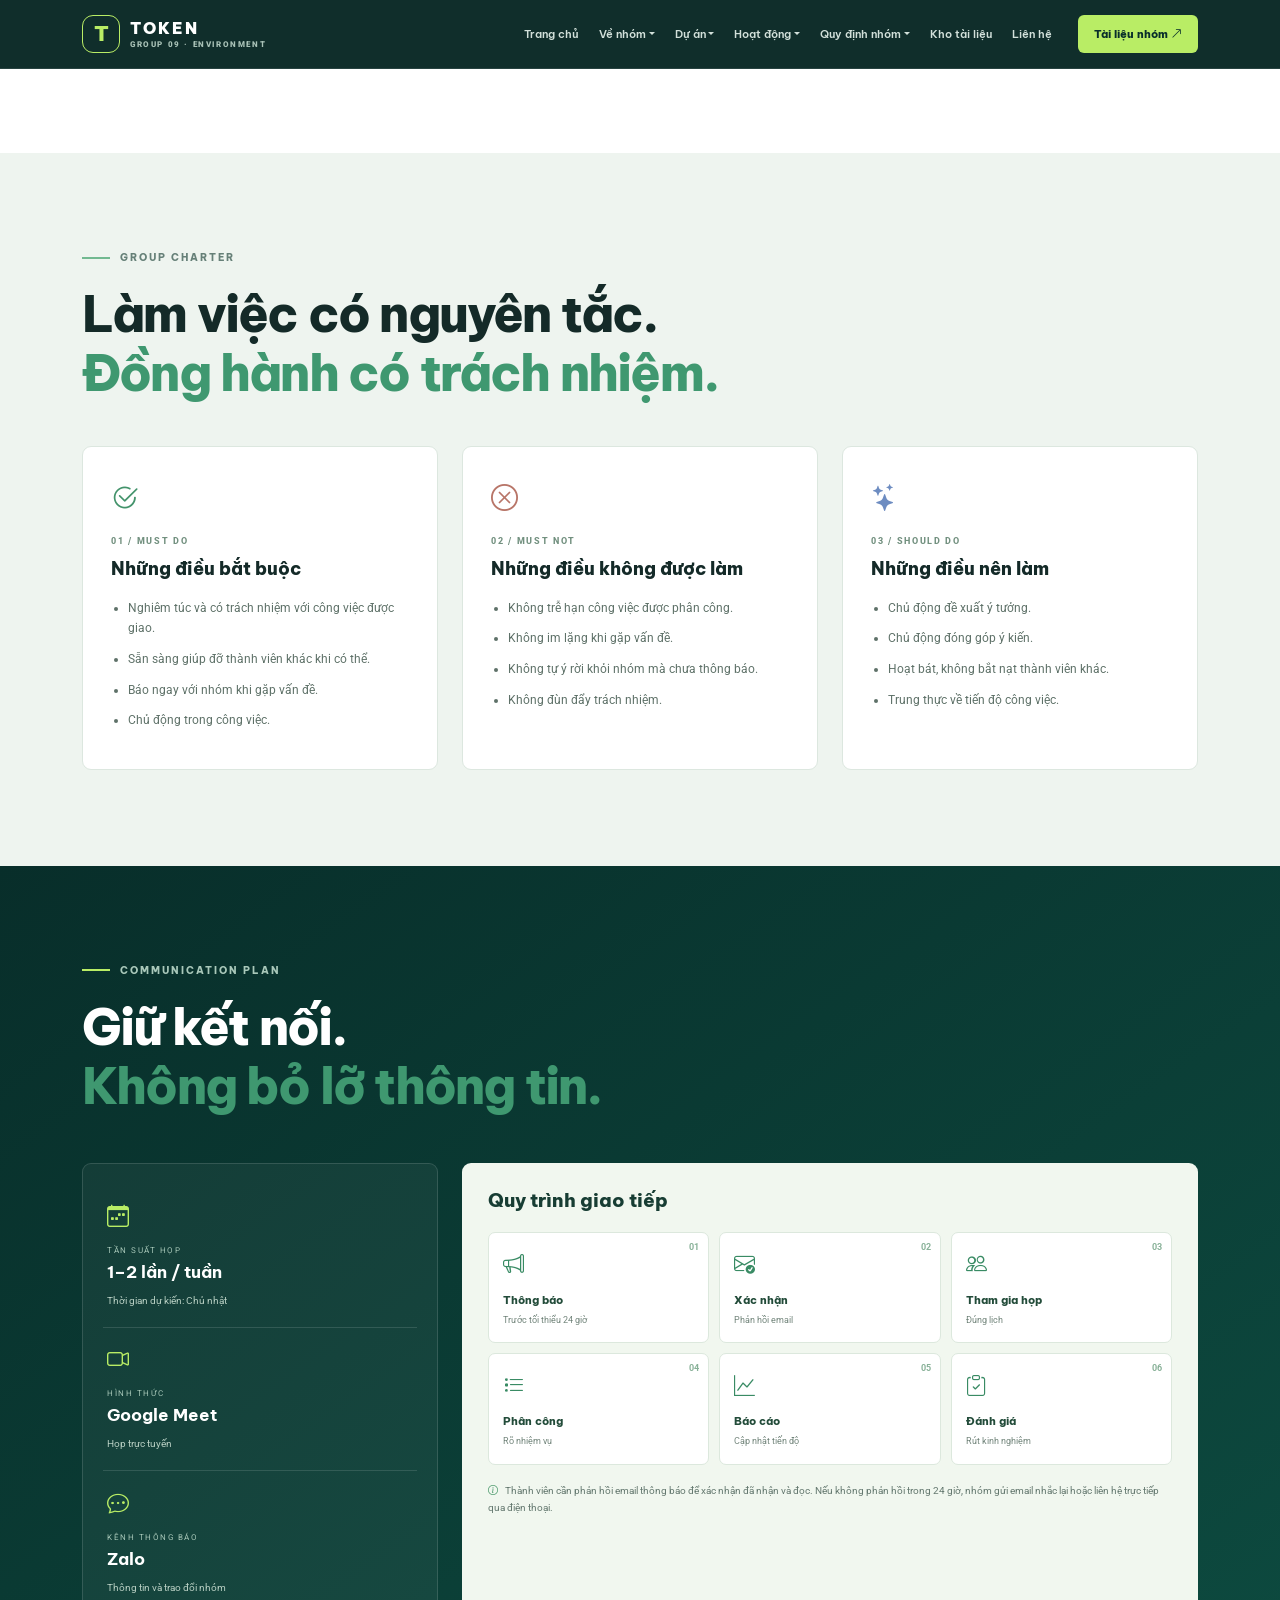
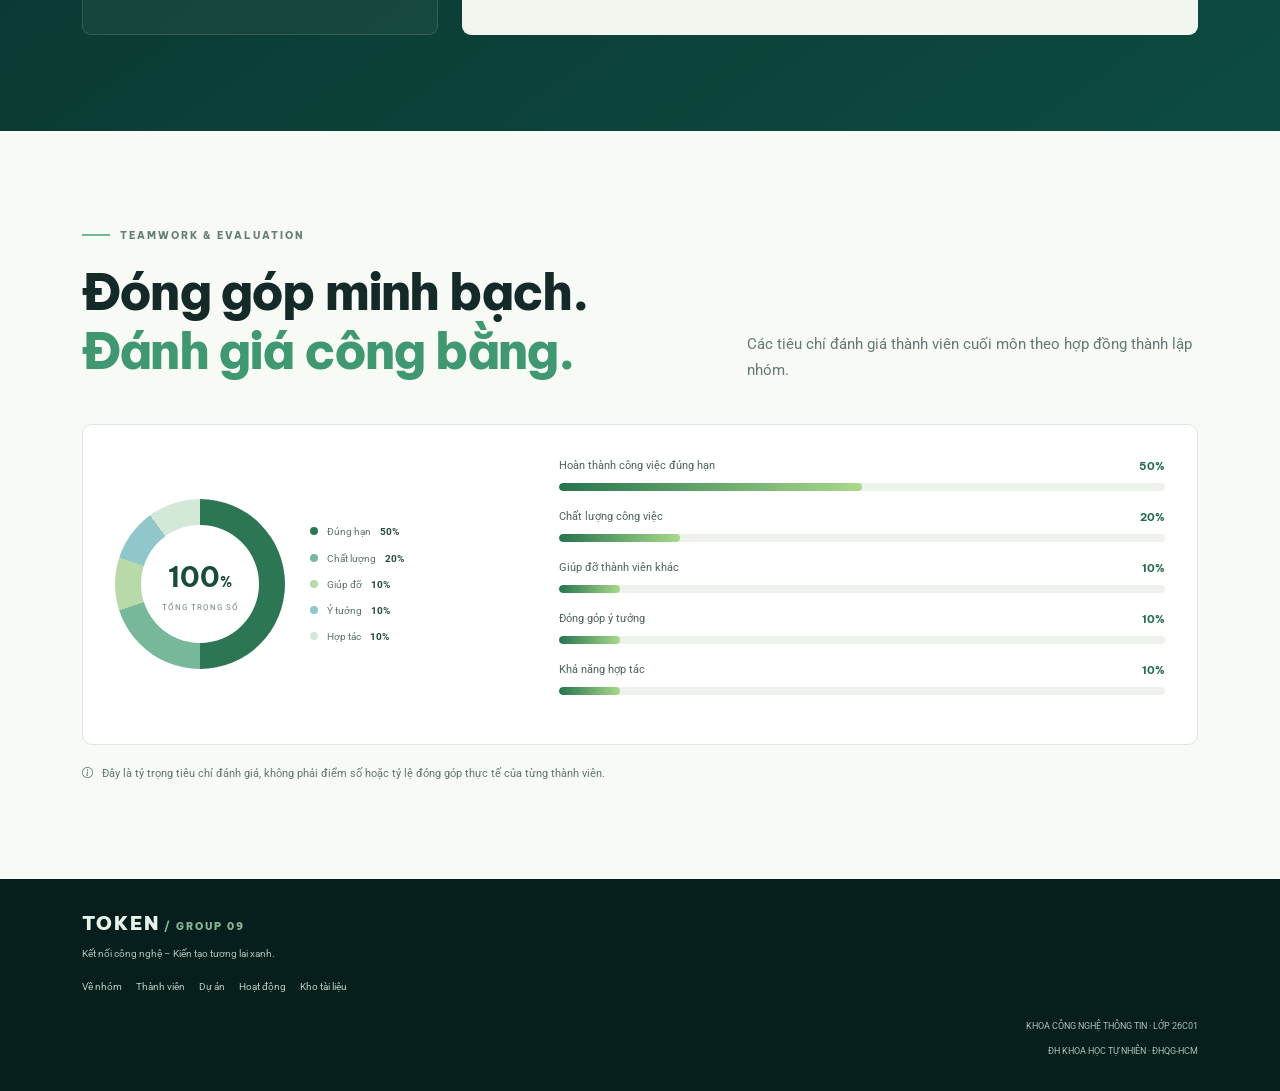
<file: charter.html>
<!doctype html>
<html lang="vi"><head>
<meta charset="utf-8"><meta name="viewport" content="width=device-width, initial-scale=1">
<meta name="description" content="TOKEN – GROUP 09 | Kết nối công nghệ – Kiến tạo tương lai xanh. Khoa Công nghệ Thông tin, Trường ĐH Khoa học Tự nhiên, ĐHQG-HCM.">
<meta name="theme-color" content="#092f2b"><title>Quy định & Vận hành | TOKEN – GROUP 09</title>
<link rel="preconnect" href="https://fonts.googleapis.com"><link rel="preconnect" href="https://fonts.gstatic.com" crossorigin="">
<link href="https://fonts.googleapis.com/css2?family=Be+Vietnam+Pro:wght@400;500;600;700;800;900&amp;family=Roboto:wght@400;500;700;900&amp;display=swap" rel="stylesheet">
<link href="https://cdn.jsdelivr.net/npm/bootstrap@5.3.3/dist/css/bootstrap.min.css" rel="stylesheet">
<link href="https://cdn.jsdelivr.net/npm/bootstrap-icons@1.11.3/font/bootstrap-icons.min.css" rel="stylesheet">
<style>
/* Local fallback for essential Bootstrap layout utilities. */
.container{width:100%;padding-right:calc(var(--bs-gutter-x,1.5rem)*.5);padding-left:calc(var(--bs-gutter-x,1.5rem)*.5);margin-right:auto;margin-left:auto}
.row{display:flex;flex-wrap:wrap;margin-right:calc(var(--bs-gutter-x,1.5rem)*-.5);margin-left:calc(var(--bs-gutter-x,1.5rem)*-.5)}
.row>*{flex-shrink:0;width:100%;max-width:100%;padding-right:calc(var(--bs-gutter-x,1.5rem)*.5);padding-left:calc(var(--bs-gutter-x,1.5rem)*.5)}
@media(min-width:576px){.container{max-width:540px}}@media(min-width:768px){.container{max-width:720px}}@media(min-width:992px){.container{max-width:960px}.col-lg-4{width:33.333333%}.col-lg-5{width:41.666667%}.col-lg-7{width:58.333333%}.col-lg-8{width:66.666667%}.col-lg-6{width:50%}}@media(min-width:1200px){.container{max-width:1140px}}@media(min-width:1400px){.container{max-width:1320px}}
.d-flex{display:flex!important}.flex-wrap{flex-wrap:wrap!important}.align-items-center{align-items:center!important}.align-items-end{align-items:flex-end!important}.justify-content-between{justify-content:space-between!important}.position-relative{position:relative!important}.text-center{text-align:center!important}.text-md-end{text-align:right!important}.ms-auto{margin-left:auto!important}.mt-2{margin-top:.5rem!important}.mt-3{margin-top:1rem!important}.mt-4{margin-top:1.5rem!important}.mt-5{margin-top:3rem!important}.mb-4{margin-bottom:1.5rem!important}.pt-5{padding-top:3rem!important}.py-5{padding-top:3rem!important;padding-bottom:3rem!important}.gap-2{gap:.5rem!important}.gap-3{gap:1rem!important}.g-3{--bs-gutter-x:1rem;--bs-gutter-y:1rem}.g-5{--bs-gutter-x:3rem;--bs-gutter-y:3rem}.gy-3>*{margin-top:1rem}.min-vh-100{min-height:100vh}.btn{display:inline-block;text-decoration:none;cursor:pointer;border:1px solid transparent}.btn-lg{padding:.75rem 1.25rem;font-size:1.125rem;border-radius:.5rem}.lead{font-size:1.25rem;font-weight:300}.small,small{font-size:.875em}.navbar{position:relative;display:flex;align-items:center}.navbar>.container{display:flex;align-items:center;justify-content:space-between}.navbar-brand{display:flex}.navbar-toggler{display:none}.navbar-collapse{display:flex;flex-basis:auto;flex-grow:1;align-items:center}.navbar-nav{display:flex;flex-direction:row;list-style:none;margin:0;padding:0}.nav-item{position:relative}.dropdown-menu{display:none;position:absolute;top:100%;left:0;z-index:1000;min-width:12rem;list-style:none}.dropdown:hover>.dropdown-menu{display:block}.dropdown-item{display:block}.collapse{display:block!important}
@media(max-width:1199.98px){.navbar-toggler{display:block}.navbar-collapse{display:none!important;position:absolute;top:100%;left:0;right:0;background:#092f2b;padding:1rem}.navbar-collapse.show{display:block!important}.navbar-nav{display:block}.navbar-nav .nav-link{display:block}.navbar .btn-nav{display:inline-block;margin-top:.75rem}}
@media(max-width:991.98px){.col-lg-4,.col-lg-5,.col-lg-6,.col-lg-7,.col-lg-8{width:100%}.text-md-end{text-align:left!important}}
/* TOKEN editor enhancements */
.member-photo img{width:100%;height:100%;object-fit:cover;object-position:center}
html body #token-editor-toolbar{display:none!important}
html body{padding-bottom:0!important}

</style><style>
:root{--forest:#092f2b;--forest2:#10483f;--green:#b9ed65;--mint:#c8f3d9;--blue:#76c8d5;--ink:#142a28;--muted:#667875;--paper:#f8faf6;--mist:#eef4ef;--line:#dce7df;--heading:'Be Vietnam Pro',sans-serif;--body:'Roboto',sans-serif}
*{box-sizing:border-box}html{scroll-behavior:smooth;scroll-padding-top:94px}body{font-family:var(--body);color:var(--ink);font-size:15px;line-height:1.72}h1,h2,h3,h4,h5,h6,.navbar,.brand-word,.member-role,.eyebrow,.card-index,.dir-number,.file-card b{font-family:var(--heading)}a{text-decoration:none}.muted{color:var(--muted)}
.token-nav{background:rgba(7,38,35,.96);backdrop-filter:blur(14px);padding:10px 0;border-bottom:1px solid #ffffff1a}.brand-mark{width:38px;height:38px;border:1px solid var(--green);border-radius:11px;display:grid;place-items:center;color:var(--green);font-weight:900;font-size:21px}.navbar-brand{display:flex;align-items:center;gap:10px}.brand-word{font-size:16px;font-weight:900;letter-spacing:2px;line-height:1;color:white}.brand-word small{display:block;font-family:var(--body);font-size:8px;letter-spacing:1.6px;color:#a8c1b6;margin-top:5px}.navbar-nav .nav-link{color:#d2e0da!important;font-size:11px;font-weight:600;padding:10px 10px!important}.navbar-nav .nav-link:hover,.navbar-nav .nav-link:focus{color:var(--green)!important}.dropdown-menu{background:#103d35;border:1px solid #ffffff20;box-shadow:0 18px 40px #001b1760;padding:9px;max-height:70vh;overflow:auto}.dropdown-item{color:#e0eee7;font-size:12px;border-radius:5px;padding:8px 12px}.dropdown-item:hover,.dropdown-item:focus{background:#ffffff15;color:var(--green)}.btn-nav{background:var(--green);color:var(--forest);font-size:11px;font-weight:800;padding:10px 15px;border-radius:6px;white-space:nowrap}.btn-nav:hover{background:#d0f58d;color:var(--forest)}
.hero-section{position:relative;overflow:hidden;background:radial-gradient(ellipse at 80% 40%,#1d6657 0%,transparent 38%),linear-gradient(115deg,#082b27 0%,#0b3a34 55%,#0b5147 100%);color:white}.hero-grid{position:absolute;inset:0;opacity:.15;background-image:linear-gradient(#ffffff19 1px,transparent 1px),linear-gradient(90deg,#ffffff19 1px,transparent 1px);background-size:55px 55px;mask-image:linear-gradient(90deg,black,transparent)}.eyebrow{font-size:10px;letter-spacing:2px;font-weight:800;color:#668078;margin-bottom:18px;display:flex;align-items:center;gap:10px}.eyebrow span{height:2px;width:28px;background:#72b991;display:inline-block}.eyebrow.light{color:#a9c8ba}.eyebrow.light span{background:var(--green)}.hero-kicker{font-size:11px;letter-spacing:4px;color:#b6d4c5;margin:26px 0 14px}.hero-kicker b{color:var(--green);padding:0 8px}.hero-section h1{font-size:clamp(42px,6vw,76px);line-height:1.1;letter-spacing:-2.8px;font-weight:900;margin:0;font-family:var(--heading)}.hero-section h1 em,.section-title em{font-style:normal;color:var(--green)}.hero-vn{font-family:var(--heading);font-size:18px;font-weight:700;margin:22px 0 10px}.hero-copy{max-width:540px;color:#c2d5ce;font-size:15px}.btn-lime{background:var(--green);border-color:var(--green);color:var(--forest);font-weight:800;font-size:12px;padding:14px 19px}.btn-lime:hover{background:#d0f58d;border-color:#d0f58d;color:var(--forest)}.btn-outline-light{font-size:12px;padding:14px 19px}.hero-meta{display:flex;gap:24px;margin-top:36px;color:#b5ccc2;font-size:11px}.hero-meta i{color:var(--green);margin-right:6px}.hero-art{height:470px;position:relative;overflow:hidden;border:1px solid #caf5d53b;border-radius:48% 48% 16px 16px;background:linear-gradient(160deg,#a4e1bf29,#0a312f26);box-shadow:0 30px 80px #001a1760}.art-orbit{position:absolute;border:1px solid #bce9d52b;border-radius:50%;width:430px;height:430px;left:50%;top:50%;transform:translate(-50%,-50%)}.orbit-two{width:330px;height:330px}.sun{position:absolute;width:75px;height:75px;border-radius:50%;background:linear-gradient(140deg,#f5e9a4,#b8ed65);top:75px;right:75px;box-shadow:0 0 70px #c8f39c77}.hill{position:absolute;border-radius:50% 50% 0 0}.hill-back{width:420px;height:190px;left:-80px;top:195px;background:#3b8970;transform:rotate(-8deg)}.hill-front{width:400px;height:160px;right:-100px;top:220px;background:#1d685b;transform:rotate(8deg)}.river{position:absolute;bottom:0;left:0;width:100%;height:175px;background:linear-gradient(160deg,#4ba9a4,#145b60);clip-path:polygon(0 20%,100% 0,100% 100%,0 100%)}.river span{position:absolute;height:1px;background:#b4f2db77;width:45%;top:45px;left:5%;transform:rotate(-5deg)}.river span:nth-child(2){top:85px;left:40%;width:50%}.river span:nth-child(3){top:125px;left:12%;width:55%}.solar-panel{position:absolute;top:105px;left:90px;width:130px;height:55px;background:#183c4c;border:3px solid #a8d9cf;transform:skewY(-12deg);display:flex;z-index:3}.solar-panel i{flex:1;border-right:1px solid #86c7c3}.collector{position:absolute;z-index:4;left:50%;top:235px;transform:translateX(-50%);width:170px;height:130px}.collector-top{height:14px;background:#c4edc5;border-radius:5px 5px 0 0}.mesh{height:82px;border:4px solid #d1ead1;background:repeating-linear-gradient(0deg,transparent 0 9px,#c7e7d5 10px 11px),repeating-linear-gradient(90deg,transparent 0 12px,#c7e7d5 13px 14px);background-color:#194e4a88}.collector-base{height:22px;background:#b8ed65;border-radius:0 0 10px 10px}.tech-tag{position:absolute;z-index:5;background:#f3f9ed;color:#17443a;padding:9px 12px;border-radius:5px;font-size:9px;font-weight:900;letter-spacing:1px;box-shadow:0 10px 30px #00231b55}.tag-ai{right:20px;top:185px}.tag-solar{left:12px;bottom:78px}.art-caption{position:absolute;bottom:15px;left:20px;right:20px;color:#c7e6d6;font-size:8px;letter-spacing:2px;display:flex;justify-content:space-between}.scroll-cue{position:absolute;bottom:20px;left:50%;transform:translateX(-50%);font-size:8px;letter-spacing:2px;color:#c6dbd2;white-space:nowrap}.scroll-cue i{margin-left:10px;color:var(--green)}
.section-pad{padding:96px 0}.section-light{background:var(--paper)}.section-mist{background:var(--mist)}.section-title{font-family:var(--heading);font-size:clamp(32px,4vw,50px);line-height:1.18;letter-spacing:-1.8px;font-weight:800;margin-bottom:20px}.section-title em{color:#3f9870}.lead-copy{font-family:var(--heading);font-size:17px;line-height:1.65;font-weight:600;color:#28433c}.about-panel{background:var(--forest);color:white;padding:34px;border-radius:10px;position:relative;overflow:hidden}.about-panel:after{content:'09';position:absolute;font-size:220px;font-weight:900;color:#ffffff08;right:-5px;top:50px;line-height:1}.about-panel-top{display:flex;justify-content:space-between;font-size:9px;letter-spacing:2px;color:#9cbdb0}.identity-word{font-family:var(--heading);font-size:clamp(45px,7vw,76px);font-weight:900;letter-spacing:7px;margin:28px 0 18px;color:#f2f7ed}.identity-word span{font-size:14px;vertical-align:top;color:var(--green)}.identity-line{height:1px;background:#ffffff30}.info-tile{background:#ffffff0d;padding:16px;border:1px solid #ffffff18;min-height:100px;position:relative;z-index:1}.info-tile small{display:block;color:#a5c6b5;font-size:8px;letter-spacing:2px}.info-tile strong{display:block;font-family:var(--heading);font-size:19px;color:var(--green);margin:4px 0}.info-tile span{font-size:10px;color:#bed2c8}.info-tile.horizontal{min-height:auto;display:flex;align-items:center;gap:20px}.info-tile.horizontal strong{font-size:12px;color:#fff;margin:0}.info-card{height:100%;background:#fff;border:1px solid var(--line);padding:25px;border-radius:9px;scroll-margin-top:100px}.card-index{font-size:9px;letter-spacing:1.5px;color:#579170;font-weight:800}.info-card h3{font-size:18px;font-weight:800;margin:12px 0}.info-card p{font-size:13px;color:var(--muted);margin-bottom:0}.value-pills{display:flex;flex-wrap:wrap;gap:8px}.value-pills span{background:#e9f4eb;border:1px solid #d2e6d6;border-radius:30px;padding:8px 12px;color:#276447;font-size:11px;font-weight:700}.inline-link{display:inline-block;color:#287b58;font-weight:800;font-size:12px;margin-top:12px}.inline-link i{margin-left:6px}
.contents-section{background:#edf4ef}.directory-grid{display:grid;grid-template-columns:repeat(4,1fr);gap:14px}.directory-card{background:white;border:1px solid var(--line);border-radius:10px;padding:22px;display:flex;flex-direction:column;align-items:flex-start;min-height:240px;transition:.25s}.directory-card:hover{transform:translateY(-4px);box-shadow:0 16px 32px #173d2710;border-color:#9fc9aa}.directory-card h3{font-size:16px;font-weight:800;margin:9px 0 12px}.directory-card a{font-size:11px;color:#536b62;padding:4px 0;border-bottom:1px solid transparent}.directory-card a:hover{color:#1b8055;border-color:#b9d9c2}.dir-number{font-size:10px;color:#41966b;font-weight:900;letter-spacing:1px}.directory-featured{background:#103d35;color:white;border-color:#103d35}.directory-featured a{color:#d0e4d9}.directory-featured a:hover{color:var(--green)}
.member-card{height:100%;background:white;border:1px solid var(--line);border-radius:10px;overflow:hidden;transition:.25s}.member-card:hover{transform:translateY(-6px);box-shadow:0 18px 38px #153f2818}.member-photo{height:285px;position:relative;overflow:hidden;background:#dce9df}.member-photo img{width:100%;height:100%;object-fit:cover;object-position:center 30%;transition:transform .5s}.member-card:hover .member-photo img{transform:scale(1.04)}.member-photo span{position:absolute;bottom:12px;left:12px;background:#092f2be8;color:#dff0e4;padding:5px 9px;border-radius:4px;font-size:8px;letter-spacing:1.5px}.member-info{padding:21px}.member-role{font-size:9px;letter-spacing:1.5px;color:#39875e;font-weight:800}.member-info h3{font-size:19px;line-height:1.35;font-weight:800;margin:9px 0}.member-tags{font-size:10px;color:#438866;font-weight:700;margin-bottom:12px}.member-info p{font-size:12px;line-height:1.7;color:#63756f;margin:0}.privacy-note{margin:25px 0 0;padding:13px 16px;background:#e3f0e7;border-radius:7px;color:#326447;font-size:11px}.privacy-note i{margin-right:7px}
.project-section{background:linear-gradient(145deg,#082e2a,#0c443b);position:relative;overflow:hidden}.project-intro{color:#c1d8cc;font-size:13px}.concept-pill{display:inline-block;border:1px solid #8cbd9b;color:#c5e9b4;border-radius:30px;padding:7px 12px;font-size:8px;letter-spacing:1px}.project-lead{display:grid;grid-template-columns:.85fr 1.15fr;min-height:400px;background:#eaf3e9;border-radius:10px;overflow:hidden}.project-lead>div:first-child{padding:40px;align-self:center}.project-lead span,.project-detail-card>span,.process-heading span{font-size:9px;letter-spacing:1.7px;color:#55846e;font-weight:800}.project-lead h3{font-size:34px;line-height:1.2;font-weight:800;letter-spacing:-1px;margin:18px 0}.project-lead h3 em{font-style:normal;color:#3c946b}.project-lead p{color:#637770;font-size:13px}.project-illustration{position:relative;min-height:400px;overflow:hidden;background:linear-gradient(160deg,#cce4d6 0 36%,#7dbcb0 36% 100%)}.sun-disc{position:absolute;top:40px;right:70px;width:65px;height:65px;border-radius:50%;background:#e7e69a;box-shadow:0 0 55px #e8e69a88}.shoreline{position:absolute;top:0;bottom:0;width:19%;background:#92b58b}.shoreline.left{left:0;clip-path:polygon(0 0,100% 0,55% 100%,0 100%)}.shoreline.right{right:0;clip-path:polygon(50% 0,100% 0,100% 100%,0 100%)}.river-shape{position:absolute;top:48%;left:14%;right:14%;height:42%;border-top:3px solid #d7f1e8;transform:rotate(-2deg)}.fixed-pole{position:absolute;top:23%;height:45%;width:9px;background:#315e4c;z-index:2}.p1{left:19%}.p2{right:19%}.solar-roof{position:absolute;top:16%;left:32%;padding:11px 25px;background:#245a6a;border:4px solid #e3f0d9;color:white;font-size:10px;letter-spacing:2px;transform:skewY(-9deg)}.net-bin{position:absolute;top:54%;left:50%;transform:translateX(-50%);width:150px;height:80px;border:6px solid #e8f3df;border-top-width:10px;background:repeating-linear-gradient(0deg,transparent 0 9px,#e8f3df 10px 11px),repeating-linear-gradient(90deg,transparent 0 12px,#e8f3df 13px 14px);background-color:#266e67aa}.net-bin span{position:absolute;width:35px;height:12px;border-radius:50%;background:#d6e9c5;bottom:-14px}.net-bin span:nth-child(1){left:10px}.net-bin span:nth-child(2){left:55px}.net-bin span:nth-child(3){right:10px}.ai-label{position:absolute;right:20px;bottom:22%;background:#103d35;color:#dff3e6;padding:8px 12px;border-radius:4px;font-size:10px;font-weight:800}.river-label{position:absolute;bottom:14px;left:18px;font-size:8px;letter-spacing:2px;color:#174b4c}.project-subnav,.doc-category-nav{display:flex;flex-wrap:wrap;gap:8px;margin:22px 0}.project-subnav a,.doc-category-nav a{border:1px solid #8cb9a4;color:#d4eadc;border-radius:30px;padding:8px 13px;font-size:10px}.project-subnav a:hover{background:#b9ed65;color:#092f2b}.project-detail-card{height:100%;background:#f1f7ef;border-radius:8px;padding:24px;color:#183d33;scroll-margin-top:100px}.project-detail-card>span{color:#54896c}.project-detail-card>i{display:block;font-size:23px;color:#398c65;margin:15px 0}.project-detail-card h3{font-size:18px;font-weight:800}.project-detail-card p{font-size:12px;color:#60756b;margin:0}.project-process{background:#eaf3e9;border-radius:9px;padding:30px}.process-heading h3{font-size:23px;font-weight:800;color:#163e34;margin:9px 0}.process-heading p{font-size:12px;color:#63776e}.process-steps{display:grid;grid-template-columns:repeat(3,1fr);gap:12px;margin-top:20px}.process-steps>div{position:relative;background:white;border:1px solid #dce8dd;border-radius:7px;padding:17px}.process-steps b{position:absolute;right:12px;top:10px;color:#8eb59b;font-size:10px}.process-steps i{display:block;color:#398c65;font-size:22px;margin-bottom:12px}.process-steps strong{display:block;color:#1b493a;font-size:13px}.process-steps small{display:block;color:#6c7e75;font-size:10px;margin-top:4px}.disclaimer{margin:20px 0 0;color:#c6ded1;font-size:11px}.disclaimer i{margin-right:6px}.disclaimer.dark{color:#63756e}
.timeline{position:relative;max-width:940px;margin-left:auto;margin-right:auto}.timeline:before{content:'';position:absolute;left:190px;top:0;bottom:0;width:2px;background:#c9ded0}.timeline-item{display:grid;grid-template-columns:160px 30px 1fr;gap:0 15px;margin-bottom:28px;position:relative}.timeline-date{text-align:right;font-family:var(--heading);font-size:15px;font-weight:800;color:#1e6446;padding-top:20px}.timeline-date small{display:block;font-family:var(--body);font-size:9px;letter-spacing:1px;color:#7c9286;margin-top:5px}.timeline-dot{width:13px;height:13px;background:#64a77d;border:3px solid #e3f1e7;border-radius:50%;margin:24px auto;z-index:1}.timeline-card{background:white;border:1px solid var(--line);border-radius:9px;padding:24px}.timeline-card>span{font-size:9px;letter-spacing:1.7px;color:#55926d;font-weight:800}.timeline-card h3{font-size:19px;font-weight:800;margin:8px 0}.timeline-card p{font-size:12px;color:#61746c}.timeline-tag{display:inline-block;background:#e8f3e8;color:#31704d;border-radius:5px;padding:8px 11px;font-size:10px;font-weight:700}.muted-note{display:block;color:#8a9890;font-size:10px;margin-top:10px}.subsection-head{margin:48px 0 17px}.subsection-head span,.common-work span{font-size:9px;letter-spacing:1.7px;color:#5c9870;font-weight:800}.subsection-head h3,.common-work h3{font-size:23px;font-weight:800;margin:7px 0}.subsection-head p{color:#6c7e75;font-size:12px}.assignment-grid{display:grid;grid-template-columns:repeat(4,1fr);gap:12px}.assignment-grid article{background:#edf4ef;border:1px solid #dce8dd;border-radius:8px;padding:18px}.assignment-grid b{font-family:var(--heading);font-size:13px;color:#1e6446}.assignment-grid p{font-size:11px;color:#62756c;margin:9px 0 0}.common-work{display:grid;grid-template-columns:.7fr 1.3fr;gap:25px;margin-top:25px;background:#103d35;color:white;border-radius:9px;padding:25px}.common-work ul{margin:0;padding-left:18px;columns:2;color:#d3e4d9;font-size:12px}.evidence-placeholder{display:flex;align-items:center;gap:17px;border:1px dashed #9abda4;border-radius:8px;padding:19px;margin-top:20px;color:#3c7955}.evidence-placeholder>i{font-size:28px}.evidence-placeholder b,.evidence-placeholder span{display:block}.evidence-placeholder b{font-family:var(--heading);font-size:13px}.evidence-placeholder span{font-size:11px;color:#6b8174;margin-top:3px}
.charter-card{height:100%;background:white;border:1px solid var(--line);padding:28px;border-radius:9px;scroll-margin-top:100px}.charter-icon{font-size:27px;color:#43936b}.charter-card>span{display:block;font-size:9px;letter-spacing:1.7px;color:#72907f;font-weight:800;margin-top:12px}.charter-card h3{font-size:18px;font-weight:800;margin:9px 0 18px}.charter-card ul{padding-left:17px;margin:0}.charter-card li{font-size:12px;color:#5e7168;margin-bottom:10px}.charter-card.avoid .charter-icon{color:#b87568}.charter-card.should .charter-icon{color:#6d8cc1}
.comm-section{background:linear-gradient(145deg,#082e2a,#0d4b40)}.comm-detail{background:#ffffff0c;border:1px solid #ffffff22;border-radius:9px;padding:20px}.comm-detail>div{padding:14px 4px;border-bottom:1px solid #ffffff20}.comm-detail>div:last-child{border:0}.comm-detail i{display:block;color:var(--green);font-size:22px;margin-bottom:8px}.comm-detail span{display:block;font-size:8px;letter-spacing:1.5px;color:#a7c7b8}.comm-detail b{display:block;color:white;font-family:var(--heading);font-size:17px}.comm-detail small{color:#b7cec2;font-size:10px}.workflow{background:#f1f7ef;border-radius:9px;padding:26px;height:100%}.workflow h3{font-size:19px;font-weight:800;color:#173d33}.workflow-steps{display:grid;grid-template-columns:repeat(3,1fr);gap:10px;margin-top:20px}.workflow-steps>div{position:relative;background:white;border:1px solid #dce8dd;border-radius:7px;padding:14px}.workflow-steps b{position:absolute;right:9px;top:7px;font-size:9px;color:#88b198}.workflow-steps i{display:block;font-size:21px;color:#398b64;margin-bottom:8px}.workflow-steps span{display:block;font-family:var(--heading);font-size:11px;font-weight:800;color:#234c3a}.workflow-steps small{display:block;color:#71847a;font-size:9px;margin-top:3px}.workflow-note{font-size:10px;color:#657970;margin:17px 0 0}.workflow-note i{color:#4d9a6d;margin-right:5px}
.evaluation-panel{display:grid;grid-template-columns:.8fr 1.2fr;gap:40px;background:white;border:1px solid var(--line);border-radius:10px;padding:32px}.evaluation-chart{display:flex;align-items:center;gap:25px}.donut{width:170px;height:170px;border-radius:50%;background:conic-gradient(#2d7654 0 50%,#78b89a 50% 70%,#b8d9a8 70% 80%,#8fc7cb 80% 90%,#d4e8d8 90% 100%);display:grid;place-items:center;flex-shrink:0}.donut>div{width:118px;height:118px;background:white;border-radius:50%;display:grid;place-content:center;text-align:center}.donut strong{font-family:var(--heading);font-size:28px;color:#194d38}.donut strong small{font-size:14px}.donut span{font-size:8px;letter-spacing:1px;color:#71847a}.legend{display:grid;gap:9px}.legend span{font-size:10px;color:#61756b;white-space:nowrap}.legend b{color:#244b39;margin-left:7px}.dot{display:inline-block;width:8px;height:8px;border-radius:50%;margin-right:7px}.d1{background:#2d7654}.d2{background:#78b89a}.d3{background:#b8d9a8}.d4{background:#8fc7cb}.d5{background:#d4e8d8}.evaluation-bars{align-self:center}.eval-row{margin-bottom:17px}.eval-row>div:first-child{display:flex;justify-content:space-between;font-size:11px;color:#4c6459;margin-bottom:7px}.eval-row b{font-family:var(--heading);color:#226b49}.progress{height:8px;background:#edf2ed;border-radius:10px;overflow:hidden}.progress span{display:block;height:100%;background:linear-gradient(90deg,#26744f,#a9d98a);border-radius:10px}
.documents-section{background:#edf4ef}.document-notice{display:flex;gap:15px;align-items:center;background:#103d35;color:white;padding:19px 22px;border-radius:9px}.document-notice>i{font-size:28px;color:var(--green)}.document-notice b,.document-notice span{display:block}.document-notice b{font-family:var(--heading);font-size:14px}.document-notice span{font-size:11px;color:#c8ddd1;margin-top:3px}.doc-category-nav{margin:18px 0 28px}.doc-category-nav a{border-color:#a6c8b1;color:#2f6f4e;background:#fff}.doc-category-nav a:hover{background:#1d684b;color:white}.doc-group{margin-top:27px;scroll-margin-top:100px}.doc-group-heading{display:flex;gap:15px;align-items:flex-start;margin-bottom:14px}.doc-group-heading>span{font-family:var(--heading);font-size:20px;font-weight:900;color:#45956b}.doc-group-heading h3{font-size:19px;font-weight:800;margin:0 0 3px}.doc-group-heading p{font-size:11px;color:#718279;margin:0}.file-card{height:100%;display:flex;gap:12px;align-items:flex-start;background:white;border:1px solid #dce8dd;border-radius:8px;padding:17px;min-height:145px;flex-wrap:wrap}.file-card>i{font-size:24px;color:#398a62}.file-card>div{flex:1;min-width:160px}.file-card b{display:block;font-size:12px;color:#234b39;line-height:1.5}.file-card small{display:block;color:#78877f;font-size:10px;margin-top:4px}.file-link{display:inline-flex;gap:7px;align-items:center;background:#e7f3e9;color:#276c49;border-radius:5px;padding:8px 10px;font-size:10px;font-weight:800;margin-top:auto}.file-link:hover{background:#cce9d3;color:#174a33}.file-link.pending{background:#f2f3ee;color:#79857c}.upload-guide{display:grid;grid-template-columns:70px 1fr;gap:20px;background:#fff;border:1px dashed #7eaf8e;border-radius:10px;padding:26px;margin-top:30px;scroll-margin-top:100px}.upload-guide-icon{width:60px;height:60px;background:#e6f3e8;border-radius:12px;display:grid;place-items:center;color:#39875d;font-size:28px}.upload-guide-copy>span{font-size:9px;letter-spacing:1.6px;color:#4b9168;font-weight:800}.upload-guide h3{font-size:20px;font-weight:800;margin:7px 0}.upload-guide p,.upload-guide li{font-size:11px;color:#60756a}.upload-guide ol{padding-left:18px}.upload-guide li{margin:4px 0}.upload-guide small{display:block;background:#fff7e7;color:#80612e;border-radius:6px;padding:11px;font-size:10px}.upload-guide small i{margin-right:5px}
.contact-section{background:linear-gradient(130deg,#082c28,#0b4b40);padding:90px 0}.contact-copy{font-size:15px;line-height:1.9;color:#c5d9ce}.contact-card{background:#f1f7ef;padding:28px;border-radius:10px}.contact-card>span{display:block;font-size:9px;letter-spacing:1.7px;color:#5c8b6d;font-weight:800;margin-bottom:20px}.contact-card>div:not(.logo-placeholder){display:flex;gap:13px;align-items:center;padding:13px 0;border-bottom:1px solid #dce7dd}.contact-card>div>i{color:#438d64;font-size:19px}.contact-card p{margin:0}.contact-card b,.contact-card small{display:block}.contact-card b{font-family:var(--heading);font-size:12px}.contact-card small{font-size:10px;color:#78877f}.logo-placeholder{margin-top:20px;border:1px dashed #8fb59a;border-radius:7px;padding:16px;text-align:center}.logo-placeholder span{display:block;font-family:var(--heading);font-size:26px;font-weight:900;letter-spacing:5px;color:#23583f}.logo-placeholder small{font-size:8px;letter-spacing:1px;color:#839187}.site-footer{background:#061f1d;color:#a9c2b6;padding:28px 0}.footer-brand{font-family:var(--heading);font-size:19px;font-weight:900;letter-spacing:2px;color:#e8f4eb}.footer-brand span{font-size:10px;color:#86b298}.site-footer p{font-size:10px;margin:5px 0 0}.footer-links{display:flex;flex-wrap:wrap;gap:14px}.footer-links a{font-size:10px;color:#b5ccc0}.footer-links a:hover{color:var(--green)}.site-footer small{font-size:9px;line-height:1.7}
@media(max-width:1199px){.navbar-nav{align-items:stretch!important;padding-top:12px}.btn-nav{display:inline-block;margin:8px 0}.dropdown-menu{border:0;box-shadow:none;background:#0c342e;margin-left:10px}.dropdown-item{white-space:normal}.directory-grid{grid-template-columns:repeat(2,1fr)}}
@media(max-width:991px){.hero-art{max-width:500px;margin:auto}.section-pad{padding:75px 0}.project-lead{grid-template-columns:1fr}.project-illustration{min-height:330px}.assignment-grid{grid-template-columns:repeat(2,1fr)}.evaluation-panel{grid-template-columns:1fr}.evaluation-chart{justify-content:center}}
@media(max-width:767px){.hero-section h1{font-size:43px;letter-spacing:-1.7px}.hero-art{height:350px}.scroll-cue{display:none}.section-title{font-size:34px}.directory-grid{grid-template-columns:1fr 1fr}.directory-card{padding:17px;min-height:230px}.member-photo{height:320px}.timeline:before{left:8px}.timeline-item{grid-template-columns:18px 1fr;gap:0 10px}.timeline-date{grid-column:2;text-align:left;padding:0 0 8px}.timeline-dot{grid-column:1;grid-row:1 / span 2;margin:5px auto}.timeline-card{grid-column:2}.process-steps{grid-template-columns:repeat(2,1fr)}.common-work{grid-template-columns:1fr}.common-work ul{columns:1}.workflow-steps{grid-template-columns:repeat(2,1fr)}.evaluation-chart{flex-direction:column}.upload-guide{grid-template-columns:1fr}.doc-category-nav{gap:6px}.doc-category-nav a{font-size:9px}.project-lead>div:first-child{padding:27px}.project-illustration{min-height:300px}}
@media(max-width:480px){.directory-grid{grid-template-columns:1fr}.directory-card{min-height:auto}.assignment-grid{grid-template-columns:1fr}.hero-meta{flex-direction:column;gap:7px}.process-steps{grid-template-columns:1fr 1fr}.workflow-steps{grid-template-columns:1fr 1fr}.member-photo{height:290px}.section-pad{padding:62px 0}.file-card{min-height:unset}.doc-group-heading h3{font-size:17px}}


/* Team profile refinement: four balanced cards in one desktop row */
#team .team-card-grid{align-items:stretch}
#team .member-card{display:flex;flex-direction:column;height:100%;border-radius:14px;box-shadow:0 8px 24px #153f2809}
#team .member-photo{height:clamp(175px,18vw,225px);flex:0 0 auto}
#team .member-photo img{object-position:center 28%}
#team .member-info{padding:17px 16px 18px;display:flex;flex-direction:column;flex:1}
#team .member-role{font-size:9px;letter-spacing:1.15px}
#team .member-info h3{font-size:clamp(15px,1.35vw,18px);line-height:1.35;min-height:2.45em;margin:7px 0 9px;overflow-wrap:anywhere}
#team .member-meta{display:grid;grid-template-columns:1fr 1fr;gap:7px;margin:0 0 12px}
#team .member-meta>div{min-width:0;padding:8px 9px;background:#f2f7f1;border:1px solid #e1ebe1;border-radius:7px}
#team .member-meta small{display:block;font-size:8px;letter-spacing:.7px;color:#718579;font-weight:800}
#team .member-meta strong{display:block;margin-top:2px;font-size:9px;line-height:1.35;color:#315d43;overflow-wrap:anywhere}
#team .member-tags{font-size:9px;line-height:1.55;margin:0 0 9px;min-height:2.8em}
#team .member-info p{font-size:11px;line-height:1.62;color:#62746b}
#team .privacy-note{font-size:10px;line-height:1.6}
@media(min-width:992px) and (max-width:1199px){#team .member-photo{height:165px}#team .member-info{padding:13px 12px}#team .member-info h3{font-size:15px}#team .member-info p{font-size:10px}#team .member-meta{gap:5px}#team .member-meta>div{padding:7px 6px}}
@media(max-width:767px){#team .member-photo{height:270px}#team .member-info{padding:18px}#team .member-info h3{font-size:18px;min-height:0}#team .member-info p{font-size:12px}}

/* TOKEN team cards: compact four-column desktop layout */
#team .team-card-grid{align-items:stretch}
#team .member-card{display:flex;flex-direction:column;height:100%;border-radius:14px;box-shadow:0 8px 24px #153f2809}
#team .member-photo{height:clamp(145px,15vw,190px);flex:0 0 auto}
#team .member-photo img{object-position:center 28%}
#team .member-info{padding:13px 13px 12px;display:flex;flex-direction:column;flex:1}
#team .member-role{font-size:8px;letter-spacing:1px}
#team .member-info h3{font-size:clamp(13px,1.15vw,16px);line-height:1.32;min-height:2.6em;margin:6px 0 8px;overflow-wrap:anywhere}
#team .member-meta{display:grid;grid-template-columns:1fr 1fr;gap:5px;margin:0 0 9px}
#team .member-meta>div{min-width:0;padding:6px 7px;background:#f2f7f1;border:1px solid #e1ebe1;border-radius:7px}
#team .member-meta small{display:block;font-size:7px;letter-spacing:.6px;color:#718579;font-weight:800}
#team .member-meta strong{display:block;margin-top:2px;font-size:9px;line-height:1.3;color:#315d43;overflow-wrap:anywhere}
#team .member-tags{font-size:8px;line-height:1.45;margin:0 0 7px;min-height:2.6em;overflow-wrap:anywhere}
#team .member-info p{font-size:9px;line-height:1.5;color:#62746b;margin:0;overflow-wrap:anywhere}
#team .member-icon-set{display:flex;gap:5px;margin-top:auto;padding-top:10px}
#team .member-icon-set span{display:flex;align-items:center;justify-content:center;gap:4px;flex:1;min-width:0;padding:6px 3px;border-radius:8px;background:#edf6ed;color:#17644c;font-size:15px;cursor:text}
#team .member-icon-set small{font-size:7px;font-weight:700;white-space:nowrap;color:#426c56}
#team .member-icon-set span[contenteditable="true"]{outline:1px dashed #27a78a}
@media(min-width:992px) and (max-width:1199px){#team .member-photo{height:135px}#team .member-info{padding:10px 9px}#team .member-info h3{font-size:13px}#team .member-info p{font-size:8px}#team .member-meta>div{padding:5px 4px}#team .member-meta strong{font-size:8px}}
@media(max-width:575px){#team .member-photo{height:125px}#team .member-info{padding:9px}#team .member-info h3{font-size:12px}#team .member-info p{font-size:8px}#team .member-icon-set small{display:none}}


/* FINAL TEAM LAYOUT — four separate, equal cards in one desktop row */
#team .team-card-grid{
  display:grid !important;
  grid-template-columns:repeat(4,minmax(0,1fr));
  gap:clamp(14px,1.7vw,26px);
  width:100%; margin:0; align-items:stretch;
}
#team .team-member-item{min-width:0;width:auto;max-width:none;padding:0;margin:0;display:block}
#team .member-card{height:100%;min-width:0;background:#fff;border:1px solid #e2ece3;border-radius:18px;overflow:hidden;box-shadow:0 8px 24px #153f2810;display:flex;flex-direction:column;transition:transform .22s,box-shadow .22s}
#team .member-card:hover{transform:translateY(-5px);box-shadow:0 16px 32px #153f2820}
#team .member-photo{height:clamp(150px,16vw,220px);margin:12px 12px 0;border-radius:13px;overflow:hidden;position:relative;flex:none}
#team .member-photo img{width:100%;height:100%;object-fit:cover;object-position:center 28%}
#team .member-photo span{left:10px;bottom:10px;padding:5px 8px;font-size:8px;border-radius:20px}
#team .member-photo-badge{position:absolute;right:10px;top:10px;width:38px;height:38px;border-radius:50%;display:grid;place-items:center;background:#078b5d;color:#fff;font-size:19px;box-shadow:0 3px 12px #073f2c30;cursor:text;outline-offset:3px}
#team .member-info{padding:14px 16px 15px;display:flex;flex-direction:column;flex:1;min-width:0}
#team .member-role{align-self:center;background:#e4f2df;color:#15533b;border-radius:30px;padding:5px 15px;font-size:9px;letter-spacing:.8px}
#team .member-info h3{text-align:center;font-size:clamp(14px,1.2vw,18px);line-height:1.3;min-height:2.5em;margin:9px 0 10px;overflow-wrap:anywhere}
#team .member-meta{display:flex;flex-direction:column;gap:7px;margin:0 0 11px}
#team .member-meta>div{display:grid;grid-template-columns:74px minmax(0,1fr);align-items:center;gap:6px;padding:0;background:transparent;border:0;border-radius:0}
#team .member-meta small{font-size:9px;letter-spacing:.25px;color:#61776b;font-weight:800}
#team .member-meta strong{font-size:11px;line-height:1.35;color:#173e31;overflow-wrap:anywhere}
#team .member-tags{font-size:10px;line-height:1.5;margin:0 0 8px;min-height:0;color:#3c8864}
#team .member-info p{font-size:11px;line-height:1.55;color:#344f44;margin:0;padding-top:10px;border-top:1px solid #e1e9e2;overflow-wrap:anywhere}
#team .member-icon-set{display:flex;gap:7px;margin-top:auto;padding-top:13px}
#team .member-icon-set span{min-height:34px;display:flex;align-items:center;justify-content:center;gap:4px;flex:1;min-width:0;padding:5px 3px;border-radius:20px;background:#edf6ed;color:#17644c;font-size:15px;cursor:text}
#team .member-icon-set small{font-size:8px;font-weight:700;white-space:nowrap;color:#426c56}
@media(max-width:991px){#team .team-card-grid{grid-template-columns:repeat(2,minmax(0,1fr))}#team .member-photo{height:clamp(170px,28vw,250px)}}
@media(max-width:575px){#team .team-card-grid{grid-template-columns:1fr;gap:16px}#team .member-photo{height:230px}#team .member-info{padding:14px 16px}#team .member-info h3{font-size:17px;min-height:0}#team .member-info p{font-size:12px}#team .member-meta strong{font-size:12px}}

/* Member cards: remove decorative icon rows; keep bio as the final content block */
#team .member-icon-set{display:none!important}
#team .member-info p{margin-bottom:0}

/* TOKEN EDITOR – refined dialogs and action controls */
.te-modal-backdrop{align-items:center!important;padding:16px!important;background:rgba(4,24,22,.76)!important;backdrop-filter:blur(5px)}
.te-modal{width:min(720px,100%)!important;border:1px solid #e3ece5!important;border-radius:20px!important;padding:clamp(18px,3vw,30px)!important;box-shadow:0 28px 90px rgba(0,20,15,.28)!important}
.te-modal h3{font-size:clamp(19px,2.2vw,24px)!important;color:#123f35!important;letter-spacing:-.45px}
.te-modal>p{color:#657970;margin:0 0 18px}
.te-modal .te-field label{color:#254b3d;font-size:12px;letter-spacing:.01em}
.te-modal input:not([type=color]):not([type=range]),.te-modal select,.te-modal textarea{border:1px solid #d6e3da!important;border-radius:10px!important;background:#fbfdfb!important;padding:10px 12px!important;min-height:42px}
.te-modal textarea{min-height:110px;resize:vertical}
.te-modal input:focus,.te-modal select:focus,.te-modal textarea:focus{outline:3px solid #b8e85b55;border-color:#6eaa83!important}
.te-modal button{border-radius:10px!important;padding:10px 15px!important;font-weight:700!important;transition:transform .15s,filter .15s,box-shadow .15s}
.te-modal button:hover{filter:brightness(1.06);transform:translateY(-1px);box-shadow:0 5px 14px #163e301c}
.te-modal .te-secondary{background:#edf4ef!important;color:#285440!important;border:1px solid #d9e7dc!important}
.te-modal .te-danger{background:#fff0ef!important;color:#a33b35!important;border:1px solid #f0d0cd!important}
.te-modal-footer{display:flex;justify-content:flex-end;border-top:1px solid #e7eee8;margin-top:18px;padding-top:12px}
.te-modal-footer button{margin-top:0!important}
.te-element-actions{gap:8px!important;margin-top:7px}
.te-modal hr{border-color:#e5eee7;opacity:1;margin:18px 0}
@media(max-width:600px){.te-modal-backdrop{align-items:flex-start!important;padding:8px!important}.te-modal{border-radius:15px!important}.te-element-actions>*{flex:1 1 auto}}

/* Product poster and product specification */
.project-poster-figure{max-width:760px;margin:28px auto 24px;padding:12px;background:#f2f7ef;border:1px solid #d8e8dc;border-radius:14px;box-shadow:0 14px 35px #001b1720;text-align:center}
.project-poster-figure img{display:block;width:100%;height:auto;max-height:900px;object-fit:contain;border-radius:8px}
.project-poster-figure figcaption{padding:10px 5px 2px;color:#47745d;font-size:10px;font-weight:800;letter-spacing:1.3px}
.project-spec-grid{display:grid;grid-template-columns:repeat(2,minmax(0,1fr));gap:13px;margin:22px 0}
.project-spec-grid article{background:#f2f7ef;border:1px solid #dce9dd;border-radius:12px;padding:21px}
.project-spec-grid .spec-kicker{display:block;color:#4d8a68;font-size:9px;letter-spacing:1.5px;font-weight:900;margin-bottom:9px}
.project-spec-grid h3{color:#163f34;font-size:17px;font-weight:800;margin:0 0 8px}
.project-spec-grid p{color:#60756b;font-size:12px;line-height:1.75;margin:0}
@media(max-width:650px){.project-spec-grid{grid-template-columns:1fr}.project-poster-figure{margin:18px 0}}

</style>
</head>
<body>
<nav class="navbar navbar-expand-xl navbar-dark fixed-top token-nav"><div class="container">
<a class="navbar-brand" href="index.html"><span class="brand-mark">T</span><span class="brand-word">TOKEN <small>GROUP 09 · ENVIRONMENT</small></span></a>
<button class="navbar-toggler" type="button" data-bs-toggle="collapse" data-bs-target="#tokenNav" aria-label="Mở điều hướng"><span class="navbar-toggler-icon"></span></button>
<div class="collapse navbar-collapse" id="tokenNav"><ul class="navbar-nav ms-auto align-items-xl-center">
<li class="nav-item"><a class="nav-link" href="index.html">Trang chủ</a></li>
<li class="nav-item dropdown"><a class="nav-link dropdown-toggle" href="about.html" role="button" data-bs-toggle="dropdown">Về nhóm</a><ul class="dropdown-menu"><li><a class="dropdown-item" href="about.html">Tổng quan</a></li><li><a class="dropdown-item" href="about.html#about-goals">Mục tiêu hoạt động</a></li><li><a class="dropdown-item" href="about.html#about-values">Giá trị cốt lõi</a></li><li><a class="dropdown-item" href="about.html#about-formation">Quá trình hình thành</a></li><li><a class="dropdown-item" href="about.html#about-structure">Cơ cấu thành viên</a></li><li><a class="dropdown-item" href="team.html">Hồ sơ 4 thành viên</a></li></ul></li>
<li class="nav-item dropdown"><a class="nav-link dropdown-toggle" href="project.html" role="button" data-bs-toggle="dropdown">Dự án</a><ul class="dropdown-menu"><li><a class="dropdown-item" href="project.html">Tổng quan sản phẩm</a></li><li><a class="dropdown-item" href="project.html#project-idea">Ý tưởng hình thành</a></li><li><a class="dropdown-item" href="project.html#project-problem">Vấn đề môi trường</a></li><li><a class="dropdown-item" href="project.html#project-structure">Cấu tạo &amp; nguyên lý</a></li><li><a class="dropdown-item" href="project.html#project-energy">Năng lượng mặt trời</a></li><li><a class="dropdown-item" href="project.html#project-benefits">Lợi ích kỳ vọng</a></li><li><a class="dropdown-item" href="project.html#project-limits">Hạn chế hiện tại</a></li><li><a class="dropdown-item" href="project.html#project-future">Định hướng tương lai</a></li></ul></li>
<li class="nav-item dropdown"><a class="nav-link dropdown-toggle" href="activities.html" role="button" data-bs-toggle="dropdown">Hoạt động</a><ul class="dropdown-menu"><li><a class="dropdown-item" href="activities.html">Timeline cuộc họp</a></li><li><a class="dropdown-item" href="activities.html#activity-assignments">Phân công công việc</a></li><li><a class="dropdown-item" href="activities.html#activity-common">Hoạt động chung</a></li></ul></li>
<li class="nav-item dropdown"><a class="nav-link dropdown-toggle" href="#charter" role="button" data-bs-toggle="dropdown">Quy định nhóm</a><ul class="dropdown-menu"><li><a class="dropdown-item" href="#charter-must">Điều bắt buộc</a></li><li><a class="dropdown-item" href="#charter-not">Điều không được làm</a></li><li><a class="dropdown-item" href="#charter-should">Điều nên làm</a></li><li><a class="dropdown-item" href="#communication">Kế hoạch giao tiếp</a></li><li><a class="dropdown-item" href="#teamwork">Phân công &amp; đánh giá</a></li></ul></li>
<li class="nav-item"><a class="nav-link" href="documents.html">Kho tài liệu</a></li>
<li class="nav-item"><a class="nav-link" href="contact.html">Liên hệ</a></li>
</ul><a class="btn btn-nav ms-xl-3" href="documents.html">Tài liệu nhóm <i class="bi bi-arrow-up-right"></i></a></div></div></nav>
<main style="padding-top: 84px;">
<section id="charter" class="section-pad section-mist"><div class="container"><div class="eyebrow"><span></span> GROUP CHARTER</div><h2 class="section-title">Làm việc có nguyên tắc.<br><em>Đồng hành có trách nhiệm.</em></h2><div class="row g-4 mt-3"><div class="col-lg-4" id="charter-must"><div class="charter-card must"><div class="charter-icon"><i class="bi bi-check2-circle"></i></div><span>01 / MUST DO</span><h3>Những điều bắt buộc</h3><ul><li>Nghiêm túc và có trách nhiệm với công việc được giao.</li><li>Sẵn sàng giúp đỡ thành viên khác khi có thể.</li><li>Báo ngay với nhóm khi gặp vấn đề.</li><li>Chủ động trong công việc.</li></ul></div></div><div class="col-lg-4" id="charter-not"><div class="charter-card avoid"><div class="charter-icon"><i class="bi bi-x-circle"></i></div><span>02 / MUST NOT</span><h3>Những điều không được làm</h3><ul><li>Không trễ hạn công việc được phân công.</li><li>Không im lặng khi gặp vấn đề.</li><li>Không tự ý rời khỏi nhóm mà chưa thông báo.</li><li>Không đùn đẩy trách nhiệm.</li></ul></div></div><div class="col-lg-4" id="charter-should"><div class="charter-card should"><div class="charter-icon"><i class="bi bi-stars"></i></div><span>03 / SHOULD DO</span><h3>Những điều nên làm</h3><ul><li>Chủ động đề xuất ý tưởng.</li><li>Chủ động đóng góp ý kiến.</li><li>Hoạt bát, không bắt nạt thành viên khác.</li><li>Trung thực về tiến độ công việc.</li></ul></div></div></div></div></section>
<section id="communication" class="section-pad comm-section"><div class="container"><div class="eyebrow light"><span></span> COMMUNICATION PLAN</div><h2 class="section-title text-white">Giữ kết nối.<br><em>Không bỏ lỡ thông tin.</em></h2><div class="row g-4 mt-4"><div class="col-lg-4"><div class="comm-detail" id="comm-schedule"><div><i class="bi bi-calendar-week"></i><span>TẦN SUẤT HỌP</span><b>1–2 lần / tuần</b><small>Thời gian dự kiến: Chủ nhật</small></div><div><i class="bi bi-camera-video"></i><span>HÌNH THỨC</span><b>Google Meet</b><small>Họp trực tuyến</small></div><div><i class="bi bi-chat-dots"></i><span>KÊNH THÔNG BÁO</span><b>Zalo</b><small>Thông tin và trao đổi nhóm</small></div></div></div><div class="col-lg-8"><div class="workflow" id="comm-workflow"><h3>Quy trình giao tiếp</h3><div class="workflow-steps"><div><b>01</b><i class="bi bi-megaphone"></i><span>Thông báo</span><small>Trước tối thiểu 24 giờ</small></div><div><b>02</b><i class="bi bi-envelope-check"></i><span>Xác nhận</span><small>Phản hồi email</small></div><div><b>03</b><i class="bi bi-people"></i><span>Tham gia họp</span><small>Đúng lịch</small></div><div><b>04</b><i class="bi bi-list-task"></i><span>Phân công</span><small>Rõ nhiệm vụ</small></div><div><b>05</b><i class="bi bi-graph-up"></i><span>Báo cáo</span><small>Cập nhật tiến độ</small></div><div><b>06</b><i class="bi bi-clipboard-check"></i><span>Đánh giá</span><small>Rút kinh nghiệm</small></div></div><p class="workflow-note"><i class="bi bi-info-circle"></i> Thành viên cần phản hồi email thông báo để xác nhận đã nhận và đọc. Nếu không phản hồi trong 24 giờ, nhóm gửi email nhắc lại hoặc liên hệ trực tiếp qua điện thoại.</p></div></div></div></div></section>
<section id="teamwork" class="section-pad section-light"><div class="container"><div class="row align-items-end"><div class="col-lg-7"><div class="eyebrow"><span></span> TEAMWORK &amp; EVALUATION</div><h2 class="section-title">Đóng góp minh bạch.<br><em>Đánh giá công bằng.</em></h2></div><div class="col-lg-5"><p class="muted">Các tiêu chí đánh giá thành viên cuối môn theo hợp đồng thành lập nhóm.</p></div></div><div class="evaluation-panel mt-4"><div class="evaluation-chart"><div class="donut"><div><strong>100<small>%</small></strong><span>TỔNG TRỌNG SỐ</span></div></div><div class="legend"><span><i class="dot d1"></i> Đúng hạn <b>50%</b></span><span><i class="dot d2"></i> Chất lượng <b>20%</b></span><span><i class="dot d3"></i> Giúp đỡ <b>10%</b></span><span><i class="dot d4"></i> Ý tưởng <b>10%</b></span><span><i class="dot d5"></i> Hợp tác <b>10%</b></span></div></div><div class="evaluation-bars" id="evaluation-criteria"><div class="eval-row"><div><span>Hoàn thành công việc đúng hạn</span><b>50%</b></div><div class="progress"><span style="width:50%"></span></div></div><div class="eval-row"><div><span>Chất lượng công việc</span><b>20%</b></div><div class="progress"><span style="width:20%"></span></div></div><div class="eval-row"><div><span>Giúp đỡ thành viên khác</span><b>10%</b></div><div class="progress"><span style="width:10%"></span></div></div><div class="eval-row"><div><span>Đóng góp ý tưởng</span><b>10%</b></div><div class="progress"><span style="width:10%"></span></div></div><div class="eval-row"><div><span>Khả năng hợp tác</span><b>10%</b></div><div class="progress"><span style="width:10%"></span></div></div></div></div><p class="disclaimer dark"><i class="bi bi-info-circle"></i> Đây là tỷ trọng tiêu chí đánh giá, không phải điểm số hoặc tỷ lệ đóng góp thực tế của từng thành viên.</p></div></section>
</main>
<footer id="footer" class="site-footer"><div class="container"><div class="row align-items-center gy-3"><div class="col-md-4"><a class="footer-brand" href="index.html">TOKEN<span> / GROUP 09</span></a><p>Kết nối công nghệ – Kiến tạo tương lai xanh.</p></div><div class="col-md-5"><div class="footer-links"><a href="about.html">Về nhóm</a><a href="team.html">Thành viên</a><a href="project.html">Dự án</a><a href="activities.html">Hoạt động</a><a href="documents.html">Kho tài liệu</a></div></div><div class="col-md-3 text-md-end"><small>KHOA CÔNG NGHỆ THÔNG TIN · LỚP 26C01<br>ĐH KHOA HỌC TỰ NHIÊN · ĐHQG-HCM</small></div></div></div></footer>
<script src="https://cdn.jsdelivr.net/npm/bootstrap@5.3.3/dist/js/bootstrap.bundle.min.js"></script><script>
// TOKEN GROUP 09: close the mobile menu after a navigation choice.
document.querySelectorAll('#tokenNav .nav-link, #tokenNav .dropdown-item').forEach(link => {
  link.addEventListener('click', () => {
    const nav = document.getElementById('tokenNav');
    if (nav && nav.classList.contains('show')) bootstrap.Collapse.getOrCreateInstance(nav).hide();
  });
});

</script><script>
/* TOKEN – GROUP 09 | Trình chỉnh sửa trực tiếp – bản sửa lỗi v3
   Sửa: hộp thoại không hiện (cắt ảnh, thiết kế chữ, quản lý mục, kho file, chỉnh từng ô),
   định dạng vùng chọn, tệp đính kèm không tải được, kéo thả, bản nháp, xuất website. */
(() => {
  'use strict';
  const STORE_KEY = 'token_group09_editor_v1';
  const root = document.documentElement;
  const $ = (s, r = document) => r.querySelector(s);
  const BASE_FONTS = ['Be Vietnam Pro', 'Roboto'];
  const FONT_LIST = ['Be Vietnam Pro', 'Roboto', 'Inter', 'Montserrat', 'Open Sans', 'Nunito', 'Source Sans 3', 'Lora', 'Merriweather', 'Playfair Display'];
  const TEXT_SEL = 'h1,h2,h3,h4,h5,h6,p,li,small,strong,b,em,u,span,a,button,figcaption,blockquote,td,th,label,dt,dd,i';
  const UI_SEL = '#token-editor-toolbar,.te-modal-backdrop,.te-toast';
  const DRAG_SEL = 'main section[id],.team-member-item,.directory-card';
  let editing = false, picking = false, lastRange = null, activeEditable = null, dragged = null, unsaved = false;

  const esc = v => String(v).replace(/[&<>"']/g, c => ({ '&': '&amp;', '<': '&lt;', '>': '&gt;', '"': '&quot;', "'": '&#39;' }[c]));
  const readJSON = k => { try { return JSON.parse(root.dataset[k] || '{}') || {}; } catch (e) { return {}; } };
  const writeJSON = (k, v) => { root.dataset[k] = JSON.stringify(v); };
  const touch = () => { unsaved = true; };
  const slug = s => s.toLowerCase().normalize('NFD').replace(/[\u0300-\u036f]/g, '').replace(/đ/g, 'd').replace(/[^a-z0-9]+/g, '-').replace(/^-|-$/g, '');

  function toast(msg) {
    const t = document.createElement('div');
    t.className = 'te-toast'; t.textContent = msg;
    document.body.appendChild(t);
    setTimeout(() => t.remove(), 3600);
  }

  /* ---------- Chế độ người xem (/xem): không có thanh công cụ, không sửa được ---------- */
  const VIEW_MODE = /^\/xem\/?$/.test(location.pathname) || new URLSearchParams(location.search).has('xem');
  if (VIEW_MODE) {
    document.documentElement.classList.add('te-viewer');
    const vs = document.createElement('style');
    vs.textContent = '.te-toast{position:fixed;z-index:20010;left:20px;bottom:20px;background:#123f35;color:#fff;padding:12px 16px;border-radius:10px;font:500 13px Roboto,Arial;max-width:min(420px,calc(100vw - 40px))}';
    document.head.appendChild(vs);
    applyFonts();
    applyDesign();
    // Tệp đính kèm nhúng dạng data: được tải về bằng Blob (trình duyệt chặn điều hướng tới data:)
    document.addEventListener('click', e => {
      const dl = e.target.closest('a.file-link[href^="data:"]');
      if (!dl) return;
      e.preventDefault();
      try { saveBlob(dataURLToBlob(dl.href), dl.download || dl.dataset.filename || 'tai-lieu'); } catch (err) { toast('Không tải được tệp: ' + err.message); }
    }, true);
    return;
  }

  /* ---------- Thanh công cụ + CSS của editor ---------- */
  const toolbar = document.createElement('div');
  toolbar.id = 'token-editor-toolbar';
  toolbar.innerHTML = `
    <div class="te-brand"><span class="te-dot"></span><span><b>TOKEN EDITOR</b><small>Chỉnh sửa website trực tiếp</small></span></div>
    <div class="te-actions">
      <button type="button" id="te-toggle" class="te-btn te-primary"><i class="bi bi-pencil-square"></i> Bật chỉnh sửa</button>
      <button type="button" id="te-font" class="te-btn"><i class="bi bi-fonts"></i> Font chữ</button>
      <button type="button" id="te-design" class="te-btn"><i class="bi bi-palette"></i> Thiết kế chữ</button>
      <button type="button" id="te-element" class="te-btn"><i class="bi bi-cursor-text"></i> Chỉnh từng ô</button>
      <button type="button" id="te-structure" class="te-btn"><i class="bi bi-diagram-3"></i> Quản lý mục</button>
      <button type="button" id="te-files" class="te-btn"><i class="bi bi-folder2-open"></i> Quản lý file</button>
      <button type="button" id="te-layout" class="te-btn"><i class="bi bi-arrows-move"></i> Sắp xếp</button>
      <button type="button" id="te-save" class="te-btn"><i class="bi bi-save"></i> Lưu bản nháp</button>
      <button type="button" id="te-export" class="te-btn te-export"><i class="bi bi-download"></i> Xuất website</button>
      <button type="button" id="te-viewer" class="te-btn" title="Sao chép link dành cho người xem"><i class="bi bi-eye"></i> Link người xem</button>
      <button type="button" id="te-help" class="te-icon" aria-label="Hướng dẫn"><i class="bi bi-question-circle"></i></button>
    </div>`;
  document.body.appendChild(toolbar);

  const style = document.createElement('style');
  style.id = 'token-editor-style';
  style.textContent = `
    body{padding-bottom:70px!important}
    #token-editor-toolbar{position:fixed;z-index:20000;left:16px;right:250px;bottom:14px;display:flex;align-items:center;justify-content:space-between;gap:14px;padding:10px 14px;background:rgba(8,39,36,.96);color:#fff;border:1px solid rgba(255,255,255,.16);border-radius:16px;box-shadow:0 12px 40px #001b1880;backdrop-filter:blur(14px);font-family:Roboto,Arial,sans-serif}
    .te-brand{display:flex;align-items:center;gap:10px;min-width:150px}.te-brand b{display:block;font:800 12px 'Be Vietnam Pro',sans-serif;letter-spacing:.12em}.te-brand small{display:block;color:#b6ccc5;font-size:10px;margin-top:2px}.te-dot{width:10px;height:10px;border-radius:50%;background:#b8e85b;box-shadow:0 0 0 5px #b8e85220}
    .te-actions{display:flex;gap:7px;align-items:center;flex-wrap:wrap}.te-btn,.te-icon{border:1px solid #ffffff35;background:#ffffff10;color:white;border-radius:9px;padding:9px 12px;font:600 12px Roboto,Arial;cursor:pointer}.te-btn:hover,.te-icon:hover{background:#ffffff25}.te-btn.te-primary,.te-btn.te-active{background:#b8e85b;color:#153b2b;border-color:#b8e85b}.te-btn.te-export{background:#167d68;border-color:#167d68}.te-icon{width:36px;height:36px;padding:0;font-size:15px}
    body.te-editing [data-te-editable="1"]{outline:1px dashed #27a78a;outline-offset:3px;cursor:text;border-radius:3px}
    body.te-editing :is(h1,h2,h3,h4,h5,h6,p,li,small,span,a,button,figcaption,blockquote,label):not(#token-editor-toolbar *):not(.te-modal-backdrop *):hover{outline:1px dashed #27a78a;outline-offset:2px;cursor:text}
    body.te-editing img[data-te-image="1"]{outline:3px solid #b8e85b;outline-offset:3px;cursor:pointer}
    body.te-editing .member-photo{cursor:pointer}
    body.te-editing .file-link{outline:1px dashed #b8e85b;outline-offset:3px;cursor:pointer}
    body.te-pick-element,body.te-pick-element *{cursor:crosshair!important}
    body.te-pick-element *:hover:not(#token-editor-toolbar):not(#token-editor-toolbar *){outline:2px solid #b8e85b!important;outline-offset:2px}
    body.te-layout-mode [draggable="true"]{outline:2px dashed #b8e85b;outline-offset:-3px;cursor:grab}
    body.te-layout-mode .te-drop-before{box-shadow:0 -6px 0 #167d68}
    body.te-layout-mode .te-drop-after{box-shadow:0 6px 0 #167d68}
    .te-toast{position:fixed;z-index:20010;right:20px;bottom:88px;background:#123f35;color:#fff;padding:12px 16px;border-radius:10px;box-shadow:0 8px 25px #0003;font:500 13px Roboto,Arial;max-width:min(420px,calc(100vw - 40px))}
    .te-modal-backdrop{position:fixed;inset:0;z-index:20002;background:#061c19dd;display:flex;align-items:flex-start;justify-content:center;padding:clamp(8px,2vh,20px);overflow-y:auto;overscroll-behavior:contain}
    .te-modal{width:min(760px,100%);max-height:calc(100dvh - 2*clamp(8px,2vh,20px));overflow-y:auto;overscroll-behavior:contain;background:#fff;color:#193c35;border-radius:18px;padding:clamp(14px,2.5vw,24px);font:14px/1.6 Roboto,Arial;box-shadow:0 20px 80px #0005;box-sizing:border-box}
    .te-modal h3{font:800 21px 'Be Vietnam Pro',sans-serif;margin:0 0 10px}
    .te-modal button{margin-top:10px;background:#123f35;color:white;border:0;border-radius:9px;padding:10px 18px;cursor:pointer;max-width:100%;white-space:normal}
    .te-modal input,.te-modal select,.te-modal textarea{font:14px Roboto,Arial}
    .te-form-grid{display:grid;grid-template-columns:repeat(2,minmax(0,1fr));gap:10px}
    @media(max-width:520px){.te-form-grid{grid-template-columns:1fr}.te-modal{padding:14px}}
    .te-field{display:flex;flex-direction:column;gap:5px;margin:9px 0}.te-field label{font-weight:700;font-size:12px}
    .te-field input,.te-field select,.te-field textarea{width:100%;padding:9px;border:1px solid #ccd9d0;border-radius:8px}
    .te-field input[type=color]{padding:2px;height:40px}
    .te-list{max-height:180px;overflow:auto;border:1px solid #e1e9e3;border-radius:9px;padding:8px}
    .te-list-row{display:flex;align-items:center;justify-content:space-between;gap:8px;padding:6px;border-bottom:1px solid #edf1ed;font-size:12px}.te-list-row:last-child{border:0}
    .te-list-row button{margin:0 0 0 4px;padding:5px 8px;background:#a93232}
    .te-modal .te-secondary{background:#e9f0eb;color:#214b3b}
    .te-element-actions{display:flex;flex-wrap:wrap;gap:6px}
    .te-crop-canvas{display:block;width:auto;height:auto;max-width:100%;max-height:44vh;margin:0 auto;border-radius:12px;background:#102a25;touch-action:none;cursor:grab}
    .te-sel-status{font-size:12px;padding:8px 10px;border-radius:8px;background:#eef4ef;margin:6px 0}
    .te-file-grid{display:grid;grid-template-columns:repeat(auto-fill,minmax(210px,1fr));gap:10px;margin:10px 0}
    .te-file-item{border:1px solid #dce7df;border-radius:10px;padding:12px;display:flex;flex-direction:column;gap:4px;background:#f8faf6}
    .te-file-item>i{font-size:26px;color:#167d68}.te-file-item b{font-size:13px;word-break:break-word}.te-file-item small{color:#66766c}
    .te-file-actions{display:flex;gap:5px;flex-wrap:wrap}.te-file-actions button{margin-top:6px;padding:6px 9px;font-size:12px}
    @media(max-width:900px){body{padding-bottom:170px!important}#token-editor-toolbar{left:8px;right:8px;bottom:72px}.te-toast{bottom:auto;top:84px;right:12px}}
    @media(max-width:650px){#token-editor-toolbar{left:8px;right:8px;bottom:72px;padding:9px;align-items:flex-start}.te-brand{display:none}.te-actions{width:100%;justify-content:center}.te-btn{padding:8px 9px;font-size:11px}}
  `;
  document.head.appendChild(style);

  /* ---------- Hộp thoại (SỬA LỖI GỐC: trước đây hộp thoại không được gắn vào trang) ---------- */
  function modal(content) {
    const wrap = document.createElement('div');
    wrap.className = 'te-modal-backdrop';
    wrap.innerHTML = `<div class="te-modal" role="dialog" aria-modal="true">${content}</div>`;
    const panel = wrap.querySelector('.te-modal');
    if (!panel.querySelector('[data-te-close]')) {
      const f = document.createElement('div');
      f.className = 'te-modal-footer';
      f.innerHTML = '<button type="button" class="te-secondary" data-te-close>Hủy / Đóng</button>';
      panel.appendChild(f);
    }
    wrap.addEventListener('click', e => {
      if (e.target === wrap || e.target.closest('[data-te-close]')) wrap.remove();
    });
    document.body.appendChild(wrap);
    return wrap;
  }

  /* ---------- Tiện ích chung ---------- */
  function chooseFile(accept, callback) {
    const input = document.createElement('input');
    input.type = 'file'; input.accept = accept; input.style.display = 'none';
    document.body.appendChild(input);
    input.addEventListener('change', () => { const f = input.files && input.files[0]; input.remove(); if (f) callback(f); });
    input.addEventListener('cancel', () => input.remove());
    input.click();
  }
  const fileAsDataURL = (file, cb) => { const r = new FileReader(); r.onload = () => cb(r.result); r.onerror = () => toast('Không đọc được tệp ' + file.name); r.readAsDataURL(file); };
  function dataURLToBlob(u) {
    const i = u.indexOf(','), meta = u.slice(5, i), b64 = /;base64$/.test(meta);
    const type = meta.replace(/;base64$/, '') || 'application/octet-stream';
    const bin = b64 ? atob(u.slice(i + 1)) : decodeURIComponent(u.slice(i + 1));
    const arr = new Uint8Array(bin.length);
    for (let k = 0; k < bin.length; k++) arr[k] = bin.charCodeAt(k);
    return new Blob([arr], { type });
  }
  function saveBlob(blob, name) {
    const url = URL.createObjectURL(blob);
    const a = document.createElement('a');
    a.href = url; a.download = name; a.style.display = 'none'; a.dataset.teIgnore = '1';
    document.body.appendChild(a); a.click(); a.remove();
    setTimeout(() => URL.revokeObjectURL(url), 5000);
  }
  function rgbToHex(rgb) {
    const m = String(rgb).match(/[\d.]+/g);
    if (!m || m.length < 3) return null;
    if (m.length >= 4 && Number(m[3]) === 0) return null;
    return '#' + m.slice(0, 3).map(x => Math.round(Number(x)).toString(16).padStart(2, '0')).join('');
  }

  /* ---------- Font ---------- */
  function ensureFont(name) {
    if (BASE_FONTS.includes(name)) return;
    const id = 'token-gf-' + slug(name);
    if (document.getElementById(id)) return;
    const l = document.createElement('link');
    l.id = id; l.rel = 'stylesheet';
    l.href = 'https://fonts.googleapis.com/css2?family=' + encodeURIComponent(name).replace(/%20/g, '+') + ':wght@400;500;600;700;800&display=swap';
    document.head.appendChild(l);
  }
  function applyFonts() {
    const f = readJSON('tokenFonts');
    let st = document.getElementById('token-user-font-style');
    if (!f.h && !f.b && !f.n) { if (st) st.remove(); return; }
    const h = f.h || 'Be Vietnam Pro', b = f.b || 'Roboto';
    [h, b, f.n].filter(Boolean).forEach(ensureFont);
    if (!st) { st = document.createElement('style'); st.id = 'token-user-font-style'; document.head.appendChild(st); }
    st.textContent = `:root{--heading:'${h}',sans-serif;--body:'${b}',sans-serif}` +
      (f.n ? `.navbar,.navbar *,.token-nav{font-family:'${f.n}',sans-serif!important}` : '');
  }
  function openFontPanel() {
    const f = readJSON('tokenFonts');
    const opts = FONT_LIST.map(n => `<option>${esc(n)}</option>`).join('');
    const wrap = modal(`<h3>Thiết lập font chữ</h3><p>Chọn font riêng cho tiêu đề, nội dung và thanh điều hướng. Font được áp dụng ngay trên website.</p>
      <div class="te-field"><label>Font tiêu đề</label><select id="te-heading-font">${opts}</select></div>
      <div class="te-field"><label>Font nội dung</label><select id="te-body-font">${opts}</select></div>
      <div class="te-field"><label>Font thanh điều hướng</label><select id="te-nav-font">${opts}</select></div>
      <div class="te-element-actions"><button type="button" id="te-font-apply">Áp dụng font</button><button type="button" id="te-font-reset" class="te-secondary">Về font mặc định</button><button type="button" class="te-secondary" data-te-close>Đóng</button></div>
      <p style="font-size:12px;color:#6b7c72;margin-top:12px">Các font cần Internet để tải từ Google Fonts. Sau khi áp dụng, nhấn “Xuất website” để lưu lâu dài.</p>`);
    wrap.querySelector('#te-heading-font').value = f.h || 'Be Vietnam Pro';
    wrap.querySelector('#te-body-font').value = f.b || 'Roboto';
    wrap.querySelector('#te-nav-font').value = f.n || 'Be Vietnam Pro';
    wrap.querySelector('#te-font-apply').onclick = () => {
      const h = wrap.querySelector('#te-heading-font').value, b = wrap.querySelector('#te-body-font').value, n = wrap.querySelector('#te-nav-font').value;
      writeJSON('tokenFonts', { h, b, n }); applyFonts(); touch();
      toast(`Đã áp dụng font: tiêu đề ${h}, nội dung ${b}, điều hướng ${n}.`); wrap.remove();
    };
    wrap.querySelector('#te-font-reset').onclick = () => { delete root.dataset.tokenFonts; applyFonts(); touch(); toast('Đã trả về font mặc định.'); wrap.remove(); };
  }

  /* ---------- Thiết kế giao diện toàn site ---------- */
  function applyDesign() {
    const d = readJSON('tokenDesign');
    let st = document.getElementById('token-global-design');
    if (!Object.keys(d).length) { if (st) st.remove(); return; }
    if (!st) { st = document.createElement('style'); st.id = 'token-global-design'; document.head.appendChild(st); }
    const LIGHT = ':is(.section-light,.section-mist,.contents-section,.documents-section)';
    const DARK = '.hero-section *,.project-section *,.comm-section *,.contact-section *,.site-footer *,.token-nav *';
    let css = '', vars = [], body = [];
    if (d.text) vars.push('--ink:' + d.text);
    if (d.accent) vars.push('--green:' + d.accent);
    if (d.bg) vars.push('--paper:' + d.bg, '--mist:' + d.bg);
    if (vars.length) css += `:root{${vars.join(';')}}`;
    if (d.size) body.push(`font-size:${d.size}px`);
    if (d.text) body.push(`color:${d.text}`);
    if (d.bg) body.push(`background-color:${d.bg}`);
    if (body.length) css += `body{${body.join(';')}}`;
    if (d.text) css += `${LIGHT} :is(p,li,small,.lead-copy){color:${d.text}!important}`;
    if (d.heading) css += `:is(h1,h2,h3,h4,h5,h6,.section-title):not(${DARK}){color:${d.heading}!important}`;
    st.textContent = css;
  }

  /* ---------- Vùng chọn & định dạng văn bản ---------- */
  document.addEventListener('selectionchange', () => {
    const s = getSelection();
    if (!s || !s.rangeCount || s.isCollapsed) return;
    const r = s.getRangeAt(0), n = r.commonAncestorContainer, el = n.nodeType === 1 ? n : n.parentElement;
    if (!el || el.closest(UI_SEL)) return;
    lastRange = r.cloneRange();
  });
  function getTargetRange() {
    const s = getSelection();
    if (s && s.rangeCount && !s.isCollapsed) {
      const r = s.getRangeAt(0), n = r.commonAncestorContainer, el = n.nodeType === 1 ? n : n.parentElement;
      if (el && !el.closest(UI_SEL)) return r;
    }
    if (lastRange && !lastRange.collapsed && lastRange.commonAncestorContainer.isConnected) return lastRange;
    return null;
  }
  function textPieces(range) {
    const out = [], c = range.commonAncestorContainer;
    const consider = n => {
      if (!/\S/.test(n.nodeValue) || !range.intersectsNode(n)) return;
      const p = n.parentElement;
      if (!p || p.closest('script,style,#token-editor-toolbar,.te-modal-backdrop')) return;
      const start = n === range.startContainer ? range.startOffset : 0;
      const end = n === range.endContainer ? range.endOffset : n.nodeValue.length;
      if (start < end) out.push({ node: n, start, end });
    };
    if (c.nodeType === 3) consider(c);
    else { const w = document.createTreeWalker(c, NodeFilter.SHOW_TEXT); let n; while ((n = w.nextNode())) consider(n); }
    return out;
  }
  function formatRange(range, styler) {
    const pieces = textPieces(range), spans = [];
    pieces.forEach(({ node, start, end }) => {
      if (end < node.nodeValue.length) node.splitText(end);
      const mid = start > 0 ? node.splitText(start) : node;
      let span;
      if (mid.parentNode.matches && mid.parentNode.matches('span[data-te-fmt]') && mid.parentNode.childNodes.length === 1) span = mid.parentNode; // dùng lại, không lồng span
      else {
        span = document.createElement('span');
        span.dataset.teFmt = '1';
        mid.parentNode.insertBefore(span, mid); span.appendChild(mid);
      }
      styler(span, mid); spans.push(span);
    });
    if (spans.length) {
      const r = document.createRange(); r.setStartBefore(spans[0]); r.setEndAfter(spans[spans.length - 1]);
      lastRange = r; touch();
    }
    return spans.length;
  }
  function toggleStyle(kind) {
    const r = getTargetRange();
    if (!r) { toast('Hãy bôi đen một đoạn chữ trên trang trước, rồi mở lại “Thiết kế chữ”.'); return; }
    const first = textPieces(r)[0];
    if (!first) { toast('Vùng chọn không có chữ để định dạng.'); return; }
    const cs = getComputedStyle(first.node.parentElement);
    const on = kind === 'bold' ? Number(cs.fontWeight) < 600 : kind === 'italic' ? cs.fontStyle !== 'italic' : !cs.textDecorationLine.includes('underline');
    const n = formatRange(r, sp => {
      if (kind === 'bold') sp.style.fontWeight = on ? '700' : '400';
      if (kind === 'italic') sp.style.fontStyle = on ? 'italic' : 'normal';
      if (kind === 'underline') sp.style.textDecoration = on ? 'underline' : 'none';
    });
    toast(n ? 'Đã định dạng vùng chọn.' : 'Không áp dụng được cho vùng chọn này.');
  }
  function alignRange(dir) {
    const r = getTargetRange();
    if (!r) { toast('Hãy bôi đen hoặc đặt con trỏ vào đoạn cần căn lề trước, rồi mở lại “Thiết kế chữ”.'); return; }
    const blocks = new Set();
    const pieces = textPieces(r);
    pieces.forEach(p => { const b = p.node.parentElement.closest('p,h1,h2,h3,h4,h5,h6,li,blockquote,div,td,th,figcaption'); if (b) blocks.add(b); });
    blocks.forEach(b => { b.style.textAlign = dir; });
    if (blocks.size) { touch(); toast('Đã căn lề ' + ({ left: 'trái', center: 'giữa', right: 'phải' }[dir]) + '.'); } else toast('Không tìm thấy đoạn để căn lề.');
  }
  function clearFormat() {
    const r = getTargetRange();
    if (!r) { toast('Hãy bôi đen đoạn chữ cần xóa định dạng.'); return; }
    let n = 0;
    document.querySelectorAll('span[data-te-fmt]').forEach(sp => {
      if (!r.intersectsNode(sp)) return;
      const p = sp.parentNode; while (sp.firstChild) p.insertBefore(sp.firstChild, sp); sp.remove(); p.normalize(); n++;
    });
    lastRange = null; if (n) touch();
    toast(n ? 'Đã xóa định dạng riêng của vùng chọn.' : 'Vùng chọn không có định dạng riêng để xóa.');
  }
  function openDesignPanel() {
    const d = readJSON('tokenDesign'), fonts = readJSON('tokenFonts');
    const cs = getComputedStyle(document.body);
    const init = {
      font: fonts.b || 'Roboto',
      size: d.size || Math.round(parseFloat(cs.fontSize)) || 16,
      text: d.text || rgbToHex(cs.color) || '#142a28',
      bg: d.bg || '#f8faf6', heading: d.heading || '#123f35', accent: d.accent || '#b9ed65'
    };
    const sel = getTargetRange();
    const status = sel ? `Đang có vùng chọn: “${esc(sel.toString().trim().slice(0, 50))}${sel.toString().trim().length > 50 ? '…' : ''}”` : 'Chưa có vùng chọn. Muốn định dạng một đoạn: đóng bảng này, bôi đen chữ trên trang rồi mở lại.';
    const wrap = modal(`<h3>Thiết kế văn bản & giao diện</h3><p>Thiết lập chung cho toàn website, hoặc định dạng phần văn bản đang bôi đen.</p>
      <div class="te-form-grid">
        <div class="te-field"><label>Font nội dung</label><select id="td-font">${FONT_LIST.map(n => `<option>${esc(n)}</option>`).join('')}</select></div>
        <div class="te-field"><label>Cỡ chữ cơ bản (px)</label><input id="td-size" type="number" min="12" max="24"></div>
        <div class="te-field"><label>Màu chữ nội dung</label><input id="td-text" type="color"></div>
        <div class="te-field"><label>Màu nền trang</label><input id="td-bg" type="color"></div>
        <div class="te-field"><label>Màu tiêu đề</label><input id="td-heading" type="color"></div>
        <div class="te-field"><label>Màu nhấn (nút, điểm nhấn)</label><input id="td-accent" type="color"></div>
      </div>
      <div class="te-element-actions"><button id="td-apply" type="button">Áp dụng toàn website</button><button id="td-reset" type="button" class="te-secondary">Đặt lại mặc định</button></div>
      <hr><b>Định dạng văn bản đang chọn</b><div class="te-sel-status">${status}</div>
      <div class="te-form-grid">
        <div class="te-field"><label>Màu chữ vùng chọn</label><input id="td-selected-color" type="color" value="#123f35"></div>
        <div class="te-field"><label>Cỡ chữ vùng chọn</label><select id="td-selected-size"><option value="">Giữ nguyên</option><option>12px</option><option>14px</option><option>16px</option><option>18px</option><option>20px</option><option>24px</option><option>30px</option><option>36px</option><option>48px</option></select></div>
      </div>
      <div class="te-element-actions"><button id="td-bold" type="button"><b>B</b> Đậm</button><button id="td-italic" type="button"><i>I</i> Nghiêng</button><button id="td-underline" type="button"><u>U</u> Gạch chân</button><button id="td-left" type="button">Trái</button><button id="td-center" type="button">Giữa</button><button id="td-right" type="button">Phải</button></div>
      <div class="te-element-actions"><button id="td-selection" type="button">Áp dụng màu / cỡ chữ cho vùng chọn</button><button id="td-clear" type="button" class="te-secondary">Xóa định dạng vùng chọn</button><button type="button" class="te-secondary" data-te-close>Đóng</button></div>
      <p style="font-size:12px;color:#6b7c72">Sau khi chỉnh, chọn “Xuất website” để lưu thành file.</p>`);
    const g = id => wrap.querySelector('#' + id);
    g('td-font').value = init.font; g('td-size').value = init.size; g('td-text').value = init.text;
    g('td-bg').value = init.bg; g('td-heading').value = init.heading; g('td-accent').value = init.accent;
    const dirty = new Set();
    ['td-font', 'td-size', 'td-text', 'td-bg', 'td-heading', 'td-accent'].forEach(id => ['input', 'change'].forEach(ev => g(id).addEventListener(ev, () => dirty.add(id))));
    const selDirty = new Set();
    ['td-selected-color', 'td-selected-size'].forEach(id => ['input', 'change'].forEach(ev => g(id).addEventListener(ev, () => selDirty.add(id))));
    g('td-apply').onclick = () => {
      if (!dirty.size) { toast('Bạn chưa thay đổi giá trị nào.'); return; }
      const next = { ...readJSON('tokenDesign') };
      if (dirty.has('td-size')) next.size = g('td-size').value;
      if (dirty.has('td-text')) next.text = g('td-text').value;
      if (dirty.has('td-bg')) next.bg = g('td-bg').value;
      if (dirty.has('td-heading')) next.heading = g('td-heading').value;
      if (dirty.has('td-accent')) next.accent = g('td-accent').value;
      writeJSON('tokenDesign', next); applyDesign();
      if (dirty.has('td-font')) { writeJSON('tokenFonts', { ...readJSON('tokenFonts'), b: g('td-font').value }); applyFonts(); }
      touch(); toast('Đã áp dụng thiết kế cho toàn website. Hãy xuất website để lưu.'); wrap.remove();
    };
    g('td-reset').onclick = () => {
      if (!confirm('Đặt lại màu, cỡ chữ và font về mặc định của website?')) return;
      delete root.dataset.tokenDesign; delete root.dataset.tokenFonts; applyDesign(); applyFonts(); touch(); toast('Đã đặt lại giao diện mặc định.'); wrap.remove();
    };
    g('td-bold').onclick = () => toggleStyle('bold');
    g('td-italic').onclick = () => toggleStyle('italic');
    g('td-underline').onclick = () => toggleStyle('underline');
    g('td-left').onclick = () => alignRange('left');
    g('td-center').onclick = () => alignRange('center');
    g('td-right').onclick = () => alignRange('right');
    g('td-clear').onclick = clearFormat;
    g('td-selection').onclick = () => {
      const r = getTargetRange();
      if (!r) { toast('Hãy bôi đen một đoạn văn bản trước khi áp dụng.'); return; }
      if (!selDirty.size) { toast('Hãy chọn màu chữ hoặc cỡ chữ mới trước.'); return; }
      const color = selDirty.has('td-selected-color') ? g('td-selected-color').value : '', size = g('td-selected-size').value;
      const n = formatRange(r, sp => { if (color) sp.style.color = color; if (size) sp.style.fontSize = size; });
      toast(n ? 'Đã định dạng vùng văn bản được chọn.' : 'Không áp dụng được cho vùng chọn này.');
    };
  }

  /* ---------- Chỉnh từng ô ---------- */
  function getOwnText(el) {
    let s = '';
    el.childNodes.forEach(n => { if (n.nodeType === 3) s += n.nodeValue; else if (n.nodeName === 'BR') s += '\n'; });
    return s.replace(/\u00a0/g, ' ');
  }
  function openElementPanel(el) {
    if (!el || !el.isConnected || el.closest(UI_SEL)) return;
    const tag = el.tagName.toLowerCase();
    const tags = ['h1', 'h2', 'h3', 'h4', 'h5', 'p', 'span', 'div', 'li', 'blockquote', 'small', 'strong', 'em', 'a', 'button', 'label'];
    if (!tags.includes(tag)) tags.push(tag);
    const cs = getComputedStyle(el);
    const hasRich = [...el.children].some(c => c.tagName !== 'BR');
    const wrap = modal(`<h3>Chỉnh sửa ô nội dung <small style="font-weight:500;color:#738078">&lt;${tag}&gt;</small></h3><p>Chỉ những mục bạn thay đổi mới được áp dụng; các thuộc tính còn lại giữ nguyên.</p>
      <div class="te-field"><label>Nội dung ô ${hasRich ? '(ô này chứa nhiều ô con — hãy chọn từng ô con để sửa chữ)' : ''}</label><textarea id="te-box-text" rows="4" ${hasRich ? 'disabled' : ''}></textarea></div>
      <div class="te-form-grid">
        <div class="te-field"><label>Kiểu ô</label><select id="te-box-tag">${tags.map(t => `<option value="${t}">${t.toUpperCase()}</option>`).join('')}</select></div>
        <div class="te-field"><label>Cỡ chữ</label><select id="te-box-size"><option value="">Giữ nguyên</option><option>12px</option><option>14px</option><option>16px</option><option>18px</option><option>20px</option><option>24px</option><option>30px</option><option>36px</option></select></div>
        <div class="te-field"><label>Màu chữ</label><input id="te-box-color" type="color"></div>
        <div class="te-field"><label>Màu nền ô</label><input id="te-box-bg" type="color"></div>
        <div class="te-field"><label>Căn chữ</label><select id="te-box-align"><option value="">Giữ nguyên</option><option value="left">Trái</option><option value="center">Giữa</option><option value="right">Phải</option><option value="justify">Đều</option></select></div>
        <div class="te-field"><label>Bo góc</label><select id="te-box-radius"><option value="">Giữ nguyên</option><option value="0">Vuông</option><option value="8px">8px</option><option value="16px">16px</option><option value="24px">24px</option><option value="50%">Tròn</option></select></div>
        <div class="te-field"><label>Khoảng đệm</label><select id="te-box-padding"><option value="">Giữ nguyên</option><option value="0">0</option><option value="8px">8px</option><option value="12px">12px</option><option value="16px">16px</option><option value="24px">24px</option></select></div>
        <div class="te-field"><label>Liên kết (nếu là nút/link)</label><input id="te-box-link" placeholder="https://... hoặc #section"></div>
        <div class="te-field"><label>Icon Bootstrap (nếu là biểu tượng)</label><input id="te-box-icon" placeholder="Ví dụ: bi bi-leaf"></div>
      </div>
      <div class="te-element-actions"><button id="te-box-apply" type="button">Áp dụng</button><button id="te-box-before" class="te-secondary" type="button">+ Thêm ô phía trên</button><button id="te-box-after" class="te-secondary" type="button">+ Thêm ô phía dưới</button><button id="te-box-duplicate" class="te-secondary" type="button">Nhân đôi</button></div>
      <div class="te-element-actions"><button id="te-box-up" class="te-secondary" type="button">Di chuyển lên</button><button id="te-box-down" class="te-secondary" type="button">Di chuyển xuống</button><button id="te-box-resetstyle" class="te-secondary" type="button">Xóa định dạng riêng</button><button id="te-box-delete" class="te-danger" type="button">Xóa ô</button><button type="button" class="te-secondary" data-te-close>Hủy / Đóng</button></div>`);
    const g = id => wrap.querySelector('#' + id);
    g('te-box-text').value = hasRich ? '' : getOwnText(el);
    g('te-box-tag').value = tag;
    g('te-box-color').value = rgbToHex(cs.color) || '#24443b';
    g('te-box-bg').value = rgbToHex(cs.backgroundColor) || '#ffffff';
    g('te-box-link').value = el.matches('a') ? (el.getAttribute('href') || '') : '';
    g('te-box-link').disabled = !el.matches('a');
    g('te-box-icon').value = el.matches('i') ? el.className : '';
    g('te-box-icon').disabled = !el.matches('i');
    const dirty = new Set();
    wrap.querySelectorAll('input,select,textarea').forEach(i => ['input', 'change'].forEach(ev => i.addEventListener(ev, () => dirty.add(i.id))));
    const closeWith = msg => { wrap.remove(); touch(); toast(msg); };
    g('te-box-apply').onclick = () => {
      let t = el;
      const newTag = g('te-box-tag').value;
      if (dirty.has('te-box-tag') && newTag !== tag) {
        const r = document.createElement(newTag);
        [...t.attributes].forEach(a => { try { r.setAttribute(a.name, a.value); } catch (e) { } });
        while (t.firstChild) r.appendChild(t.firstChild);
        t.replaceWith(r); t = r;
      }
      if (dirty.has('te-box-text') && !hasRich) t.innerHTML = esc(g('te-box-text').value).replace(/\n/g, '<br>');
      if (g('te-box-size').value) t.style.fontSize = g('te-box-size').value;
      if (dirty.has('te-box-color')) t.style.color = g('te-box-color').value;
      if (dirty.has('te-box-bg')) t.style.backgroundColor = g('te-box-bg').value;
      if (g('te-box-align').value) t.style.textAlign = g('te-box-align').value;
      if (g('te-box-radius').value) t.style.borderRadius = g('te-box-radius').value;
      if (g('te-box-padding').value) t.style.padding = g('te-box-padding').value;
      if (t.matches('a') && dirty.has('te-box-link')) t.setAttribute('href', g('te-box-link').value || '#');
      if (t.matches('i') && dirty.has('te-box-icon')) t.className = g('te-box-icon').value.trim() || 'bi';
      closeWith(dirty.size ? 'Đã cập nhật ô nội dung.' : 'Không có thay đổi nào để áp dụng.');
    };
    const insert = where => {
      const n = document.createElement(tag === 'li' ? 'li' : 'p');
      n.className = 'te-user-content'; n.textContent = 'Nhập nội dung mới tại đây';
      el.parentNode.insertBefore(n, where === 'before' ? el : el.nextSibling);
      closeWith('Đã thêm ô nội dung mới. Bật chỉnh sửa và nhấn vào ô để nhập chữ.');
    };
    g('te-box-before').onclick = () => insert('before');
    g('te-box-after').onclick = () => insert('after');
    g('te-box-duplicate').onclick = () => {
      const c = el.cloneNode(true);
      c.removeAttribute('id'); c.querySelectorAll('[id]').forEach(x => x.removeAttribute('id'));
      el.after(c); closeWith('Đã nhân đôi ô nội dung.');
    };
    g('te-box-up').onclick = () => { if (el.previousElementSibling) el.parentNode.insertBefore(el, el.previousElementSibling); closeWith('Đã di chuyển ô lên trên.'); };
    g('te-box-down').onclick = () => { if (el.nextElementSibling) el.parentNode.insertBefore(el.nextElementSibling, el); closeWith('Đã di chuyển ô xuống dưới.'); };
    g('te-box-resetstyle').onclick = () => { el.removeAttribute('style'); closeWith('Đã xóa định dạng riêng của ô.'); };
    g('te-box-delete').onclick = () => { if (confirm('Xóa ô nội dung này?')) { el.remove(); closeWith('Đã xóa ô nội dung.'); } };
  }
  function setPicking(on) {
    picking = on;
    document.body.classList.toggle('te-pick-element', on);
    $('#te-element').classList.toggle('te-active', on);
    toast(on ? 'Hãy nhấn vào một ô trên website để mở bảng chỉnh sửa (Esc để hủy).' : 'Đã tắt chọn ô nội dung.');
  }

  /* ---------- Cắt & thay ảnh (xem trước = kết quả cuối, vì dùng cùng một hàm vẽ) ---------- */
  function openCropper(img, file) {
    const reader = new FileReader();
    reader.onerror = () => toast('Không đọc được tệp ảnh.');
    reader.onload = () => {
      const src = new Image();
      src.onerror = () => toast('Tệp này không phải ảnh hợp lệ (nên dùng JPG, PNG hoặc WEBP).');
      src.onload = () => {
        const rect = img.getBoundingClientRect();
        const aspect = rect.width > 20 && rect.height > 20 ? rect.width / rect.height : 1.5;
        const wrap = modal(`<h3>Thay ảnh & cắt theo khung</h3><p>Kéo trực tiếp trên ảnh hoặc dùng thanh trượt để căn vị trí. Khung xem trước đúng bằng kết quả sẽ áp dụng.</p>
          <canvas id="crop-canvas" class="te-crop-canvas"></canvas>
          <div class="te-field"><label>Phóng to</label><input id="crop-zoom" type="range" min="1" max="3" step="0.05" value="1"></div>
          <div class="te-form-grid"><div class="te-field"><label>Vị trí ngang</label><input id="crop-x" type="range" min="0" max="100" value="50"></div><div class="te-field"><label>Vị trí dọc</label><input id="crop-y" type="range" min="0" max="100" value="50"></div></div>
          <div class="te-element-actions"><button id="crop-apply" type="button">Áp dụng ảnh</button><button type="button" class="te-secondary" data-te-close>Hủy</button></div>`);
        const cv = wrap.querySelector('#crop-canvas'), zoom = wrap.querySelector('#crop-zoom'), xs = wrap.querySelector('#crop-x'), ys = wrap.querySelector('#crop-y');
        const geom = () => {
          const z = Number(zoom.value);
          let cw, ch;
          if (src.width / src.height > aspect) { ch = src.height; cw = ch * aspect; } else { cw = src.width; ch = cw / aspect; }
          cw /= z; ch /= z;
          return { cw, ch, sx: (src.width - cw) * Number(xs.value) / 100, sy: (src.height - ch) * Number(ys.value) / 100 };
        };
        const draw = (c, w) => {
          c.width = w; c.height = Math.max(1, Math.round(w / aspect));
          const ctx = c.getContext('2d'), k = geom();
          ctx.fillStyle = '#fff'; ctx.fillRect(0, 0, c.width, c.height);
          ctx.imageSmoothingQuality = 'high';
          ctx.drawImage(src, k.sx, k.sy, k.cw, k.ch, 0, 0, c.width, c.height);
        };
        const redraw = () => draw(cv, 640);
        [zoom, xs, ys].forEach(el => el.addEventListener('input', redraw));
        redraw();
        let drag = null;
        cv.addEventListener('pointerdown', e => { drag = { x: e.clientX, y: e.clientY }; cv.setPointerCapture(e.pointerId); cv.style.cursor = 'grabbing'; });
        cv.addEventListener('pointerup', () => { drag = null; cv.style.cursor = 'grab'; });
        cv.addEventListener('pointermove', e => {
          if (!drag) return;
          const k = geom(), dx = (e.clientX - drag.x) / cv.clientWidth, dy = (e.clientY - drag.y) / cv.clientHeight;
          drag = { x: e.clientX, y: e.clientY };
          const rx = src.width - k.cw, ry = src.height - k.ch;
          if (rx > 1) xs.value = Math.min(100, Math.max(0, Number(xs.value) - (dx * k.cw / rx) * 100));
          if (ry > 1) ys.value = Math.min(100, Math.max(0, Number(ys.value) - (dy * k.ch / ry) * 100));
          redraw();
        });
        wrap.querySelector('#crop-apply').onclick = () => {
          try {
            const out = document.createElement('canvas'); draw(out, 1200);
            img.removeAttribute('srcset'); img.removeAttribute('data-src');
            img.src = out.toDataURL('image/jpeg', 0.9);
            touch(); wrap.remove(); toast('Đã thay ảnh và cắt theo đúng khung hiển thị. Hãy xuất website để lưu.');
          } catch (err) { toast('Không áp dụng được ảnh: ' + err.message); }
        };
      };
      src.src = reader.result;
    };
    reader.readAsDataURL(file);
  }

  /* ---------- Tệp đính kèm vào thẻ tài liệu ---------- */
  function attachToLink(link, f) {
    fileAsDataURL(f, data => {
      link.href = data; link.download = f.name; link.title = f.name; link.dataset.filename = f.name;
      link.classList.remove('pending');
      link.innerHTML = 'Tải tài liệu <i class="bi bi-download"></i>';
      touch(); toast('Đã gắn “' + f.name + '”. Tệp sẽ được đóng gói vào HTML khi xuất.');
    });
  }
  const FILE_ACCEPT = '.pdf,.doc,.docx,.ppt,.pptx,.xls,.xlsx,.zip,.rar,.7z,.png,.jpg,.jpeg,.svg,.txt';
  function openFileLinkPanel(link) {
    if (link.classList.contains('pending') || !link.href.startsWith('data:')) { chooseFile(FILE_ACCEPT, f => attachToLink(link, f)); return; }
    const wrap = modal(`<h3>Tài liệu đã đính kèm</h3><p><b>${esc(link.dataset.filename || 'Tệp')}</b></p>
      <div class="te-element-actions"><button id="fl-replace" type="button">Thay bằng tệp khác</button><button id="fl-remove" type="button" class="te-danger">Gỡ tệp</button><button type="button" class="te-secondary" data-te-close>Đóng</button></div>`);
    wrap.querySelector('#fl-replace').onclick = () => { wrap.remove(); chooseFile(FILE_ACCEPT, f => attachToLink(link, f)); };
    wrap.querySelector('#fl-remove').onclick = () => {
      link.href = '#docs-upload'; link.removeAttribute('download'); link.removeAttribute('title'); delete link.dataset.filename;
      link.classList.add('pending'); link.innerHTML = 'Chưa đính kèm <i class="bi bi-paperclip"></i>';
      wrap.remove(); touch(); toast('Đã gỡ tệp khỏi thẻ tài liệu.');
    };
  }

  /* ---------- Quản lý mục & điều hướng ---------- */
  function cleanupEmptyMenus() {
    document.querySelectorAll('.token-nav .dropdown-menu').forEach(menu => {
      if (menu.querySelector('li')) return;
      const li = menu.closest('li'); menu.remove();
      if (li) { li.classList.remove('dropdown'); const a = li.querySelector(':scope > a'); if (a) { a.classList.remove('dropdown-toggle'); a.removeAttribute('data-bs-toggle'); a.removeAttribute('role'); } }
    });
  }
  function openStructurePanel() {
    const topLinks = () => [...document.querySelectorAll('.token-nav .navbar-nav > li > a')];
    const wrap = modal(`<h3>Quản lý mục & thanh điều hướng</h3><p>Thêm section mới, tạo mục điều hướng đến section, sắp xếp hoặc xóa mục không còn dùng.</p>
      <h4 style="font-size:15px;margin-top:15px">Tạo section mới</h4>
      <div class="te-field"><label>Tên mục / tiêu đề</label><input id="ts-title" placeholder="Ví dụ: Tài nguyên học tập"></div>
      <div class="te-form-grid"><div class="te-field"><label>Tên trên thanh điều hướng</label><input id="ts-nav" placeholder="Tài nguyên"></div>
      <div class="te-field"><label>Nhóm menu</label><select id="ts-nav-parent"><option value="top">Mục cấp chính</option>${topLinks().map(a => `<option value="${esc(a.textContent.trim())}">${esc(a.textContent.trim())}</option>`).join('')}</select></div>
      <div class="te-field"><label>Vị trí</label><select id="ts-position"><option value="before-contact">Trước Liên hệ</option><option value="end">Cuối nội dung</option></select></div></div>
      <div class="te-field"><label>Nội dung mở đầu</label><textarea id="ts-content" rows="3" placeholder="Nhập nội dung cho section mới..."></textarea></div>
      <button id="ts-create" type="button">+ Tạo section và mục điều hướng</button>
      <hr><h4 style="font-size:15px">Các section hiện có</h4><div class="te-list" id="ts-sections"></div>
      <hr><h4 style="font-size:15px">Các mục trên thanh điều hướng</h4><div class="te-list" id="ts-links"></div>
      <button id="ts-close" class="te-secondary" type="button" data-te-close>Đóng</button>`);
    const secBox = wrap.querySelector('#ts-sections'), linkBox = wrap.querySelector('#ts-links');
    let navItems = [];
    const refresh = () => {
      const secs = [...document.querySelectorAll('main section[id]')];
      secBox.innerHTML = secs.map((sec, i) => `<div class="te-list-row"><span>${esc((sec.querySelector('h1,h2,h3')?.textContent || sec.id).trim().slice(0, 60))} <small style="color:#738078">#${esc(sec.id)}</small></span><span><button data-sec-up="${i}" type="button" class="te-secondary">↑</button><button data-sec-down="${i}" type="button" class="te-secondary">↓</button><button data-remove-section="${i}" type="button">Xóa</button></span></div>`).join('') || 'Chưa có section';
      secBox._secs = secs;
      navItems = [...document.querySelectorAll('.token-nav .navbar-nav a[href^="#"]')].filter(a => a.closest('li') && a.textContent.trim());
      linkBox.innerHTML = navItems.map((a, i) => `<div class="te-list-row"><span>${a.classList.contains('dropdown-item') ? '&nbsp;&nbsp;↳ ' : ''}${esc(a.textContent.trim().slice(0, 50))} <small style="color:#738078">${esc(a.getAttribute('href'))}</small></span><span><button data-nav-up="${i}" type="button" class="te-secondary">↑</button><button data-nav-down="${i}" type="button" class="te-secondary">↓</button><button data-remove-link="${i}" type="button">Bỏ</button></span></div>`).join('') || 'Chưa có mục điều hướng';
    };
    refresh();
    wrap.querySelector('#ts-create').onclick = () => {
      const g = id => wrap.querySelector('#' + id);
      const title = g('ts-title').value.trim(), nav = g('ts-nav').value.trim() || title, content = g('ts-content').value.trim();
      if (!title) { toast('Hãy nhập tên section.'); return; }
      let id = 'section-' + (slug(title) || 'moi'), base = id, n = 2;
      while (document.getElementById(id)) id = base + '-' + n++;
      const section = document.createElement('section');
      section.id = id; section.className = 'section-pad section-light';
      section.innerHTML = '<div class="container"><div class="eyebrow"><span></span> TOKEN · NỘI DUNG BỔ SUNG</div><h2 class="section-title"></h2><div class="row"><div class="col-lg-9"><p class="lead-copy"></p></div></div></div>';
      section.querySelector('h2').textContent = title;
      section.querySelector('p').textContent = content || 'Bật chỉnh sửa, sau đó nhấn vào đoạn văn bản này để bổ sung nội dung.';
      const main = document.querySelector('main'), contact = document.querySelector('#contact');
      if (g('ts-position').value === 'before-contact' && contact && contact.parentElement === main) main.insertBefore(section, contact); else main.appendChild(section);
      const ul = document.querySelector('.token-nav .navbar-nav');
      if (ul) {
        const parent = g('ts-nav-parent').value;
        if (parent === 'top') {
          const li = document.createElement('li'); li.className = 'nav-item';
          const a = document.createElement('a'); a.className = 'nav-link'; a.href = '#' + id; a.textContent = nav;
          li.appendChild(a); ul.appendChild(li);
        } else {
          const top = [...ul.querySelectorAll(':scope > li')].find(li => li.querySelector(':scope > a')?.textContent.trim() === parent);
          if (top) {
            let menu = top.querySelector('.dropdown-menu');
            if (!menu) {
              menu = document.createElement('ul'); menu.className = 'dropdown-menu'; top.appendChild(menu); top.classList.add('dropdown');
              const t = top.querySelector(':scope > a'); t.classList.add('dropdown-toggle'); t.setAttribute('role', 'button'); t.setAttribute('data-bs-toggle', 'dropdown');
            }
            const li = document.createElement('li'); const a = document.createElement('a'); a.className = 'dropdown-item'; a.href = '#' + id; a.textContent = nav;
            li.appendChild(a); menu.appendChild(li);
          } else toast('Không tìm thấy nhóm menu đã chọn; section vẫn được tạo.');
        }
      }
      touch(); refresh(); toast('Đã tạo section “' + title + '” và liên kết trên thanh điều hướng.');
    };
    secBox.addEventListener('click', e => {
      const up = e.target.closest('[data-sec-up]'), down = e.target.closest('[data-sec-down]'), del = e.target.closest('[data-remove-section]');
      const idx = Number((up || down || del)?.dataset.secUp ?? (up || down || del)?.dataset.secDown ?? (up || down || del)?.dataset.removeSection);
      const sec = secBox._secs?.[idx]; if (!sec) return;
      if (up && sec.previousElementSibling?.tagName === 'SECTION') sec.parentNode.insertBefore(sec, sec.previousElementSibling);
      else if (down && sec.nextElementSibling?.tagName === 'SECTION') sec.parentNode.insertBefore(sec.nextElementSibling, sec);
      else if (del) {
        if (!confirm('Xóa section #' + sec.id + '? Nội dung section sẽ bị xóa khỏi website.')) return;
        const id = sec.id; sec.remove();
        document.querySelectorAll(`.token-nav a[href="#${CSS.escape(id)}"]`).forEach(a => a.closest('li')?.remove());
        document.querySelectorAll(`.directory-card a[href="#${CSS.escape(id)}"]`).forEach(a => a.remove());
        cleanupEmptyMenus(); toast('Đã xóa section và các liên kết tương ứng.');
      }
      touch(); refresh();
    });
    linkBox.addEventListener('click', e => {
      const up = e.target.closest('[data-nav-up]'), down = e.target.closest('[data-nav-down]'), del = e.target.closest('[data-remove-link]');
      const idx = Number((up || down || del)?.dataset.navUp ?? (up || down || del)?.dataset.navDown ?? (up || down || del)?.dataset.removeLink);
      const a = navItems[idx]; if (!a) return;
      const li = a.closest('li');
      if (up && li.previousElementSibling) li.parentNode.insertBefore(li, li.previousElementSibling);
      else if (down && li.nextElementSibling) li.parentNode.insertBefore(li.nextElementSibling, li);
      else if (del) {
        const hasKids = li.querySelector('.dropdown-menu li');
        if (!confirm('Bỏ mục “' + a.textContent.trim() + '” khỏi thanh điều hướng?' + (hasKids ? ' Các mục con của nó cũng bị bỏ.' : '') + ' Nội dung section vẫn được giữ.')) return;
        li.remove(); cleanupEmptyMenus(); toast('Đã bỏ mục khỏi thanh điều hướng. Nội dung vẫn còn trên trang.');
      }
      touch(); refresh();
    });
  }

  /* ---------- Kho tệp ---------- */
  function openFileManager() {
    const wrap = modal(`<h3>Kho tệp TOKEN · dạng thư mục</h3><p>Thêm tệp vào thư viện của website. Preview để xem nhanh (PDF, ảnh, văn bản) hoặc Tải xuống để lưu về máy.</p>
      <div class="te-form-grid"><div class="te-field"><label>Thư mục</label><select id="fm-folder"><option>Hồ sơ nhóm</option><option>Biên bản họp</option><option>Hồ sơ thành viên</option><option>Hồ sơ dự án</option><option>Báo cáo & bài nộp</option><option>Tệp nén & bổ sung</option></select></div><div class="te-field"><label>Thêm file</label><input id="fm-upload" type="file" multiple></div></div>
      <div class="te-field"><label>Tìm file</label><input id="fm-search" placeholder="Nhập tên tài liệu..."></div><div class="te-file-grid" id="fm-grid"></div>
      <button type="button" class="te-secondary" data-te-close>Đóng</button>
      <p style="font-size:12px;color:#66766c">Các file được nhúng trong HTML khi xuất website. File lớn làm HTML rất nặng; mỗi file tối đa 18 MB.</p>`);
    const store = window.__tokenFiles || (window.__tokenFiles = []), grid = wrap.querySelector('#fm-grid');
    const fileIcon = t => t.includes('pdf') ? 'bi-file-earmark-pdf' : t.startsWith('image/') ? 'bi-file-earmark-image' : t.includes('zip') ? 'bi-file-earmark-zip' : t.includes('word') ? 'bi-file-earmark-word' : t.includes('presentation') ? 'bi-file-earmark-ppt' : t.includes('sheet') || t.includes('excel') ? 'bi-file-earmark-excel' : 'bi-file-earmark';
    const render = () => {
      const q = wrap.querySelector('#fm-search').value.toLowerCase(), folder = wrap.querySelector('#fm-folder').value;
      const arr = store.filter(x => x.folder === folder && x.name.toLowerCase().includes(q));
      grid.innerHTML = arr.map(f => { const i = store.indexOf(f); return `<article class="te-file-item"><i class="bi ${fileIcon(f.type)}"></i><b>${esc(f.name)}</b><small>${esc(f.folder)} · ${Math.max(1, Math.round(f.size / 1024))} KB</small><div class="te-file-actions"><button type="button" data-preview="${i}">Preview</button><button type="button" data-download="${i}">Tải xuống</button><button type="button" data-delete="${i}" class="te-secondary">Xóa</button></div></article>`; }).join('') || '<p>Thư mục này chưa có tệp.</p>';
    };
    wrap.querySelector('#fm-upload').onchange = async e => {
      const folder = wrap.querySelector('#fm-folder').value; let added = 0;
      for (const f of e.target.files) {
        if (f.size > 18 * 1024 * 1024) { toast(f.name + ' lớn hơn 18 MB, bỏ qua để tránh website quá nặng.'); continue; }
        const data = await new Promise(res => fileAsDataURL(f, res));
        store.push({ name: f.name, type: f.type || 'application/octet-stream', size: f.size, data, folder }); added++;
      }
      e.target.value = ''; render();
      if (added) { touch(); toast('Đã thêm ' + added + ' tệp vào thư mục. Hãy xuất website để lưu.'); }
    };
    wrap.querySelector('#fm-search').oninput = render;
    wrap.querySelector('#fm-folder').onchange = render;
    grid.onclick = e => {
      const b = e.target.closest('button'); if (!b) return;
      const idx = Number(b.dataset.preview ?? b.dataset.download ?? b.dataset.delete), f = store[idx]; if (!f) return;
      if (b.dataset.delete !== undefined) { if (confirm('Xóa ' + f.name + ' khỏi kho tài liệu?')) { store.splice(idx, 1); touch(); render(); } return; }
      const blob = dataURLToBlob(f.data);
      if (b.dataset.download !== undefined) { saveBlob(blob, f.name); return; }
      if (f.type.startsWith('image/') || f.type === 'application/pdf' || f.type.startsWith('text/')) {
        const url = URL.createObjectURL(blob);
        if (!window.open(url, '_blank')) toast('Trình duyệt chặn cửa sổ mới. Hãy cho phép popup hoặc dùng Tải xuống.');
        setTimeout(() => URL.revokeObjectURL(url), 60000);
      } else toast('Định dạng này không xem trực tiếp được trong trình duyệt. Hãy dùng Tải xuống.');
    };
    render();
  }

  /* ---------- Sắp xếp bằng kéo thả ---------- */
  function clearDropMarks() { document.querySelectorAll('.te-drop-before,.te-drop-after').forEach(n => n.classList.remove('te-drop-before', 'te-drop-after')); }
  function compatible(a, b) {
    if (!a || !b || a === b || a.parentElement !== b.parentElement) return false;
    return (a.tagName === 'SECTION' && b.tagName === 'SECTION') ||
      (a.classList.contains('team-member-item') && b.classList.contains('team-member-item')) ||
      (a.classList.contains('directory-card') && b.classList.contains('directory-card'));
  }
  function onDragStart(e) { e.stopPropagation(); dragged = e.currentTarget; e.dataTransfer.effectAllowed = 'move'; try { e.dataTransfer.setData('text/plain', 'token-reorder'); } catch (x) { } }
  function onDragOver(e) {
    e.stopPropagation();
    if (!compatible(dragged, e.currentTarget)) return;
    e.preventDefault(); e.dataTransfer.dropEffect = 'move';
    clearDropMarks();
    const r = e.currentTarget.getBoundingClientRect();
    const before = e.currentTarget.tagName === 'SECTION' ? e.clientY < r.top + r.height / 2 : (e.clientX < r.left + r.width / 2 || e.clientY < r.top + r.height / 2 && Math.abs(e.clientX - (r.left + r.width / 2)) < 5);
    e.currentTarget.classList.add(before ? 'te-drop-before' : 'te-drop-after');
  }
  function onDrop(e) {
    e.stopPropagation(); e.preventDefault();
    const t = e.currentTarget;
    if (compatible(dragged, t)) {
      const r = t.getBoundingClientRect();
      const before = t.tagName === 'SECTION' ? e.clientY < r.top + r.height / 2 : e.clientX < r.left + r.width / 2;
      t.parentElement.insertBefore(dragged, before ? t : t.nextSibling); touch();
    }
    clearDropMarks(); dragged = null;
  }
  function onDragEnd() { clearDropMarks(); dragged = null; }
  function setLayoutMode(on) {
    document.body.classList.toggle('te-layout-mode', on);
    const btn = $('#te-layout'); btn.classList.toggle('te-active', on);
    btn.innerHTML = on ? '<i class="bi bi-check2-circle"></i> Hoàn tất sắp xếp' : '<i class="bi bi-arrows-move"></i> Sắp xếp';
    document.querySelectorAll(DRAG_SEL).forEach(el => {
      el.draggable = on;
      ['dragstart', 'dragover', 'drop', 'dragend'].forEach((ev, i) => { const fn = [onDragStart, onDragOver, onDrop, onDragEnd][i]; el.removeEventListener(ev, fn); if (on) el.addEventListener(ev, fn); });
      if (!on) el.removeAttribute('draggable');
    });
    toast(on ? 'Kéo thả section, thẻ thành viên hoặc thẻ mục lục để đổi thứ tự.' : 'Đã kết thúc sắp xếp. Hãy xuất website để lưu.');
  }

  /* ---------- Lưu nháp / xuất ---------- */
  function serializableHTML() {
    const clone = root.cloneNode(true);
    clone.querySelector('#token-editor-toolbar')?.remove();
    clone.querySelector('#token-file-store')?.remove();
    clone.querySelector('#token-editor-style')?.remove();
    clone.querySelectorAll('.te-toast,.te-modal-backdrop').forEach(el => el.remove());
    clone.querySelectorAll('[contenteditable]').forEach(el => el.removeAttribute('contenteditable'));
    clone.querySelectorAll('[draggable]').forEach(el => el.removeAttribute('draggable'));
    clone.querySelectorAll('[data-te-editable],[data-te-image]').forEach(el => { el.removeAttribute('data-te-editable'); el.removeAttribute('data-te-image'); });
    clone.querySelectorAll('.te-drop-before,.te-drop-after').forEach(el => el.classList.remove('te-drop-before', 'te-drop-after'));
    ['te-editing', 'te-layout-mode', 'te-pick-element'].forEach(c => clone.querySelector('body').classList.remove(c));
    if (!clone.querySelector('body').getAttribute('class')) clone.querySelector('body').removeAttribute('class');
    if (window.__tokenFiles?.length) {
      const fs = document.createElement('script');
      fs.id = 'token-file-store'; fs.type = 'application/json';
      fs.textContent = JSON.stringify(window.__tokenFiles).replace(/</g, '\\u003c');
      const cb = clone.querySelector('body'); cb.insertBefore(fs, cb.firstChild); // đặt TRƯỚC các script để editor đọc được khi tải lại
    }
    return '<!doctype html>\n' + clone.outerHTML;
  }
  function saveDraft() {
    try { localStorage.setItem(STORE_KEY, serializableHTML()); unsaved = false; toast('Đã lưu bản nháp trên trình duyệt này. Hãy chọn “Xuất website” để có file dùng lâu dài.'); }
    catch (e) { toast('Không lưu được bản nháp (có thể do tệp đính kèm quá lớn). Hãy chọn “Xuất website”.'); }
  }
  function downloadHTML() {
    saveBlob(new Blob([serializableHTML()], { type: 'text/html;charset=utf-8' }), 'index.html');
    unsaved = false; toast('Đã xuất index.html. Hãy thay file index.html cũ trong thư mục website, giữ nguyên thư mục assets.');
  }
  function loadFileStore() {
    const el = document.getElementById('token-file-store');
    if (!el) { window.__tokenFiles = window.__tokenFiles || []; return; }
    try { window.__tokenFiles = JSON.parse(el.textContent); } catch (e) { window.__tokenFiles = []; }
  }
  function loadDraft() {
    try {
      const saved = localStorage.getItem(STORE_KEY);
      if (!saved || saved === serializableHTML()) return;
      if (!confirm('Tìm thấy bản nháp TOKEN đã lưu trong trình duyệt. Bạn có muốn khôi phục bản nháp không?')) return;
      const doc = new DOMParser().parseFromString(saved, 'text/html');
      document.body.innerHTML = doc.body.innerHTML;
      document.body.appendChild(toolbar);
      ['token-global-design', 'token-user-font-style'].forEach(id => { document.getElementById(id)?.remove(); const n = doc.getElementById(id); if (n) document.head.appendChild(document.importNode(n, true)); });
      document.head.querySelectorAll('link[id^="token-gf-"]').forEach(n => n.remove());
      doc.head.querySelectorAll('link[id^="token-gf-"]').forEach(n => document.head.appendChild(document.importNode(n, true)));
      ['tokenFonts', 'tokenDesign'].forEach(k => { const v = doc.documentElement.dataset[k]; if (v) root.dataset[k] = v; else delete root.dataset[k]; });
      if (doc.title) document.title = doc.title;
      loadFileStore();
      toast('Đã khôi phục bản nháp.');
    } catch (e) { console.error(e); }
  }

  /* ---------- Chế độ chỉnh sửa ---------- */
  function setEditing(on) {
    editing = on;
    document.body.classList.toggle('te-editing', on);
    document.querySelectorAll('img').forEach(img => { if (on) img.dataset.teImage = '1'; else img.removeAttribute('data-te-image'); });
    $('#te-toggle').innerHTML = on ? '<i class="bi bi-check2-circle"></i> Hoàn tất chỉnh sửa' : '<i class="bi bi-pencil-square"></i> Bật chỉnh sửa';
    if (!on && activeEditable) activeEditable.blur();
    toast(on ? 'Chế độ chỉnh sửa đã bật. Nhấn vào chữ để sửa, nhấn vào ảnh để thay ảnh, nhấn “Chưa đính kèm” để gắn tệp.' : 'Đã tắt chế độ chỉnh sửa. Hãy lưu hoặc xuất website để giữ thay đổi.');
  }
  function editableFrom(t) {
    let el = t.nodeType === 1 ? t : t.parentElement;
    while (el && el !== document.body && el !== root) {
      if (el.closest(UI_SEL)) return null;
      if (el.matches(TEXT_SEL)) return el;
      if ([...el.childNodes].some(n => n.nodeType === 3 && n.nodeValue.trim())) return el;
      el = el.parentElement;
    }
    return null;
  }

  document.addEventListener('click', e => {
    if (e.target.closest('.te-modal-backdrop') || e.target.closest('#token-editor-toolbar') || e.target.closest('[data-te-ignore]')) return;
    // 1) Chọn ô để chỉnh (không cần bật chế độ chỉnh sửa trước)
    if (picking) {
      const t = e.target;
      e.preventDefault(); e.stopPropagation();
      if (t === document.body || t === root || t.tagName === 'MAIN') { toast('Hãy nhấn vào một ô cụ thể (chữ, thẻ, nút...).'); return; }
      setPicking(false); openElementPanel(t); return;
    }
    // 2) Chế độ sắp xếp: không điều hướng, không sửa chữ
    if (document.body.classList.contains('te-layout-mode')) { if (e.target.closest('a')) e.preventDefault(); return; }
    // 3) Tệp đính kèm: tải về bằng Blob (data: URL bị Chrome chặn khi điều hướng)
    const dl = e.target.closest('a.file-link[href^="data:"]');
    if (dl && !editing) { e.preventDefault(); try { saveBlob(dataURLToBlob(dl.href), dl.download || dl.dataset.filename || 'tai-lieu'); } catch (err) { toast('Không tải được tệp: ' + err.message); } return; }
    if (!editing) return;
    // 4) Ảnh: nhấn vào ảnh hoặc vùng phủ lên ảnh thành viên
    let img = e.target.closest('img');
    if (!img) { const holder = e.target.closest('.member-photo,figure'); if (holder && e.target === holder) img = holder.querySelector('img'); }
    if (img) { e.preventDefault(); e.stopPropagation(); chooseFile('image/*', f => openCropper(img, f)); return; }
    // 5) Tệp đính kèm
    const link = e.target.closest('.file-link');
    if (link) { e.preventDefault(); e.stopPropagation(); openFileLinkPanel(link); return; }
    // 6) Sửa chữ trực tiếp
    const el = editableFrom(e.target);
    if (!el) return;
    e.preventDefault(); e.stopPropagation();
    if (el.tagName === 'I') { openElementPanel(el); return; }
    if (el.isContentEditable) return;
    el.dataset.teEditable = '1'; el.contentEditable = 'true'; el.focus();
  }, true);

  document.addEventListener('keydown', e => {
    if (e.key !== 'Escape') return;
    const dialogs = [...document.querySelectorAll('.te-modal-backdrop')];
    if (dialogs.length) { dialogs[dialogs.length - 1].remove(); e.preventDefault(); return; }
    if (picking) { setPicking(false); return; }
    if (activeEditable) { activeEditable.blur(); activeEditable = null; }
  });
  document.addEventListener('focusin', e => { if (e.target.matches?.('[contenteditable="true"]')) activeEditable = e.target; });
  document.addEventListener('focusout', e => { if (e.target.matches?.('[contenteditable="true"]')) { e.target.removeAttribute('contenteditable'); activeEditable = null; } });
  document.addEventListener('input', e => { if (e.target.closest?.('[contenteditable="true"]')) touch(); });
  document.addEventListener('paste', e => {
    const ed = e.target.closest?.('[contenteditable="true"]'); if (!ed) return;
    e.preventDefault();
    document.execCommand('insertText', false, (e.clipboardData || window.clipboardData).getData('text/plain'));
  });
  window.addEventListener('beforeunload', e => { if (unsaved) { e.preventDefault(); e.returnValue = ''; } });

  /* ---------- Gắn nút ---------- */
  $('#te-toggle').addEventListener('click', () => setEditing(!editing));
  $('#te-font').addEventListener('click', openFontPanel);
  $('#te-design').addEventListener('click', openDesignPanel);
  $('#te-element').addEventListener('click', () => setPicking(!picking));
  $('#te-structure').addEventListener('click', openStructurePanel);
  $('#te-files').addEventListener('click', openFileManager);
  $('#te-layout').addEventListener('click', () => setLayoutMode(!document.body.classList.contains('te-layout-mode')));
  $('#te-save').addEventListener('click', saveDraft);
  $('#te-export').addEventListener('click', downloadHTML);
  $('#te-viewer').addEventListener('click', () => {
    const url = location.protocol === 'file:' ? location.href.split(/[?#]/)[0] + '?xem' : location.origin + '/xem';
    const done = () => toast('Đã sao chép link người xem: ' + url);
    if (navigator.clipboard?.writeText) navigator.clipboard.writeText(url).then(done, () => window.prompt('Link dành cho người xem:', url));
    else window.prompt('Link dành cho người xem:', url);
  });
  $('#te-help').addEventListener('click', () => modal(`<h3>Cách chỉnh sửa website TOKEN</h3><ol>
    <li>Chọn <b>Bật chỉnh sửa</b>, nhấn vào chữ để sửa nhanh.</li>
    <li><b>Thay ảnh:</b> nhấn vào ảnh → chọn ảnh từ máy → kéo/zoom để cắt → <b>Áp dụng ảnh</b>.</li>
    <li><b>Định dạng chữ:</b> bôi đen đoạn chữ → <b>Thiết kế chữ</b> → chọn đậm/nghiêng/màu/cỡ/căn lề.</li>
    <li><b>Chỉnh từng ô:</b> nhấn nút rồi nhấn vào bất kỳ ô nào trên trang (không cần bật chỉnh sửa).</li>
    <li><b>Tài liệu:</b> bật chỉnh sửa, nhấn “Chưa đính kèm” để gắn tệp; khi tắt chỉnh sửa, nhấn “Tải tài liệu” để tải về.</li>
    <li>Nhấn <b>Esc</b> hoặc <b>Hủy / Đóng</b> để thoát bảng. Chọn <b>Xuất website</b> để tải index.html mới, thay file cũ và giữ nguyên thư mục assets.</li></ol>
    <p><b>Lưu ý:</b> chỉnh sửa diễn ra trên trình duyệt của máy bạn. Muốn người khác thấy bản mới, hãy đưa thư mục website đã xuất lên hosting.</p>`));

  loadFileStore();
  applyFonts();
  applyDesign();
  loadDraft();
})();

</script>

</body></html>
</file>
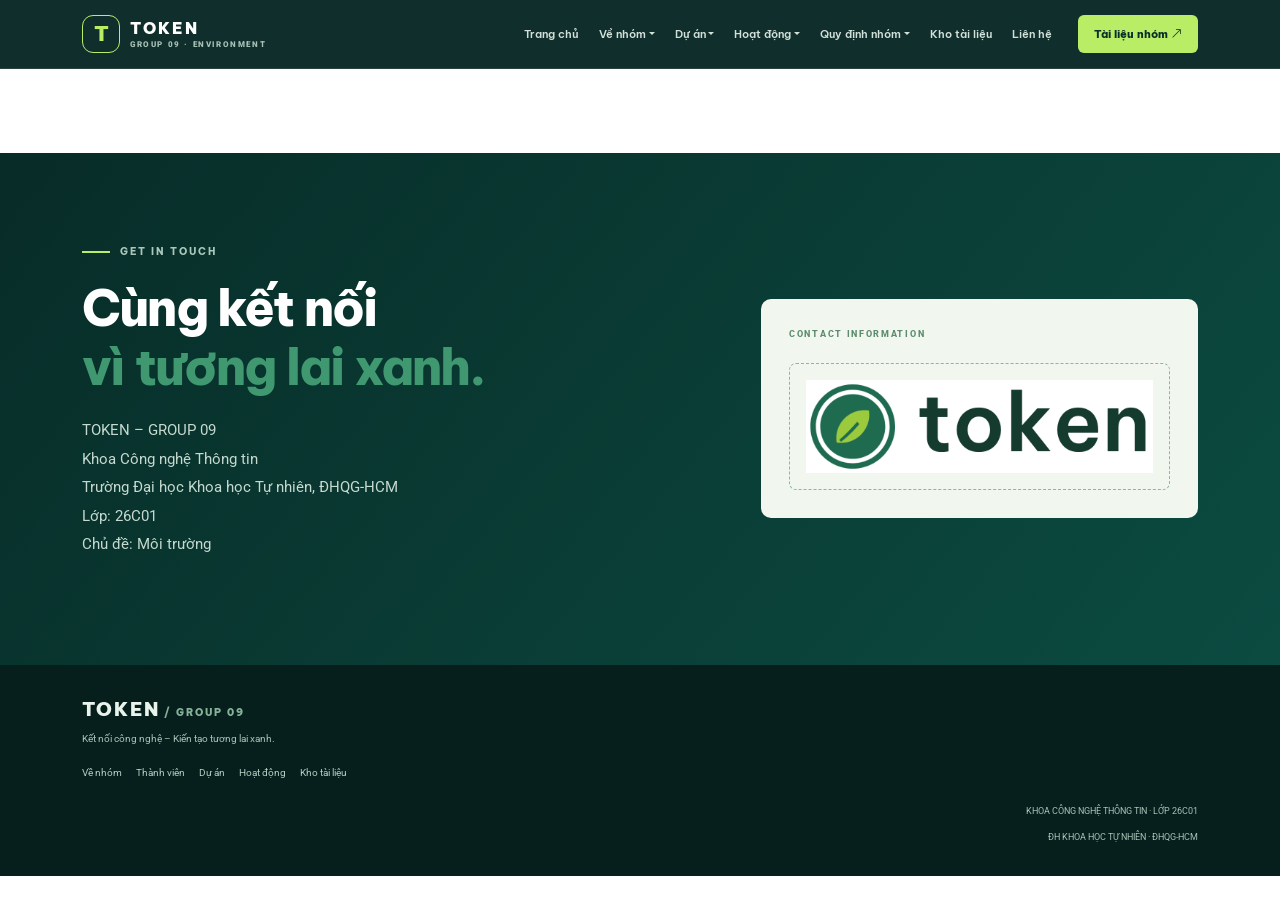
<file: contact.html>
<!doctype html>
<html lang="vi"><head>
<meta charset="utf-8"><meta name="viewport" content="width=device-width, initial-scale=1">
<meta name="description" content="TOKEN – GROUP 09 | Kết nối công nghệ – Kiến tạo tương lai xanh. Khoa Công nghệ Thông tin, Trường ĐH Khoa học Tự nhiên, ĐHQG-HCM.">
<meta name="theme-color" content="#092f2b"><title>Liên hệ | TOKEN – GROUP 09</title>
<link rel="preconnect" href="https://fonts.googleapis.com"><link rel="preconnect" href="https://fonts.gstatic.com" crossorigin="">
<link href="https://fonts.googleapis.com/css2?family=Be+Vietnam+Pro:wght@400;500;600;700;800;900&amp;family=Roboto:wght@400;500;700;900&amp;display=swap" rel="stylesheet">
<link href="https://cdn.jsdelivr.net/npm/bootstrap@5.3.3/dist/css/bootstrap.min.css" rel="stylesheet">
<link href="https://cdn.jsdelivr.net/npm/bootstrap-icons@1.11.3/font/bootstrap-icons.min.css" rel="stylesheet">
<style>
/* Local fallback for essential Bootstrap layout utilities. */
.container{width:100%;padding-right:calc(var(--bs-gutter-x,1.5rem)*.5);padding-left:calc(var(--bs-gutter-x,1.5rem)*.5);margin-right:auto;margin-left:auto}
.row{display:flex;flex-wrap:wrap;margin-right:calc(var(--bs-gutter-x,1.5rem)*-.5);margin-left:calc(var(--bs-gutter-x,1.5rem)*-.5)}
.row>*{flex-shrink:0;width:100%;max-width:100%;padding-right:calc(var(--bs-gutter-x,1.5rem)*.5);padding-left:calc(var(--bs-gutter-x,1.5rem)*.5)}
@media(min-width:576px){.container{max-width:540px}}@media(min-width:768px){.container{max-width:720px}}@media(min-width:992px){.container{max-width:960px}.col-lg-4{width:33.333333%}.col-lg-5{width:41.666667%}.col-lg-7{width:58.333333%}.col-lg-8{width:66.666667%}.col-lg-6{width:50%}}@media(min-width:1200px){.container{max-width:1140px}}@media(min-width:1400px){.container{max-width:1320px}}
.d-flex{display:flex!important}.flex-wrap{flex-wrap:wrap!important}.align-items-center{align-items:center!important}.align-items-end{align-items:flex-end!important}.justify-content-between{justify-content:space-between!important}.position-relative{position:relative!important}.text-center{text-align:center!important}.text-md-end{text-align:right!important}.ms-auto{margin-left:auto!important}.mt-2{margin-top:.5rem!important}.mt-3{margin-top:1rem!important}.mt-4{margin-top:1.5rem!important}.mt-5{margin-top:3rem!important}.mb-4{margin-bottom:1.5rem!important}.pt-5{padding-top:3rem!important}.py-5{padding-top:3rem!important;padding-bottom:3rem!important}.gap-2{gap:.5rem!important}.gap-3{gap:1rem!important}.g-3{--bs-gutter-x:1rem;--bs-gutter-y:1rem}.g-5{--bs-gutter-x:3rem;--bs-gutter-y:3rem}.gy-3>*{margin-top:1rem}.min-vh-100{min-height:100vh}.btn{display:inline-block;text-decoration:none;cursor:pointer;border:1px solid transparent}.btn-lg{padding:.75rem 1.25rem;font-size:1.125rem;border-radius:.5rem}.lead{font-size:1.25rem;font-weight:300}.small,small{font-size:.875em}.navbar{position:relative;display:flex;align-items:center}.navbar>.container{display:flex;align-items:center;justify-content:space-between}.navbar-brand{display:flex}.navbar-toggler{display:none}.navbar-collapse{display:flex;flex-basis:auto;flex-grow:1;align-items:center}.navbar-nav{display:flex;flex-direction:row;list-style:none;margin:0;padding:0}.nav-item{position:relative}.dropdown-menu{display:none;position:absolute;top:100%;left:0;z-index:1000;min-width:12rem;list-style:none}.dropdown:hover>.dropdown-menu{display:block}.dropdown-item{display:block}.collapse{display:block!important}
@media(max-width:1199.98px){.navbar-toggler{display:block}.navbar-collapse{display:none!important;position:absolute;top:100%;left:0;right:0;background:#092f2b;padding:1rem}.navbar-collapse.show{display:block!important}.navbar-nav{display:block}.navbar-nav .nav-link{display:block}.navbar .btn-nav{display:inline-block;margin-top:.75rem}}
@media(max-width:991.98px){.col-lg-4,.col-lg-5,.col-lg-6,.col-lg-7,.col-lg-8{width:100%}.text-md-end{text-align:left!important}}
/* TOKEN editor enhancements */
.member-photo img{width:100%;height:100%;object-fit:cover;object-position:center}
html body #token-editor-toolbar{display:none!important}
html body{padding-bottom:0!important}

</style><style>
:root{--forest:#092f2b;--forest2:#10483f;--green:#b9ed65;--mint:#c8f3d9;--blue:#76c8d5;--ink:#142a28;--muted:#667875;--paper:#f8faf6;--mist:#eef4ef;--line:#dce7df;--heading:'Be Vietnam Pro',sans-serif;--body:'Roboto',sans-serif}
*{box-sizing:border-box}html{scroll-behavior:smooth;scroll-padding-top:94px}body{font-family:var(--body);color:var(--ink);font-size:15px;line-height:1.72}h1,h2,h3,h4,h5,h6,.navbar,.brand-word,.member-role,.eyebrow,.card-index,.dir-number,.file-card b{font-family:var(--heading)}a{text-decoration:none}.muted{color:var(--muted)}
.token-nav{background:rgba(7,38,35,.96);backdrop-filter:blur(14px);padding:10px 0;border-bottom:1px solid #ffffff1a}.brand-mark{width:38px;height:38px;border:1px solid var(--green);border-radius:11px;display:grid;place-items:center;color:var(--green);font-weight:900;font-size:21px}.navbar-brand{display:flex;align-items:center;gap:10px}.brand-word{font-size:16px;font-weight:900;letter-spacing:2px;line-height:1;color:white}.brand-word small{display:block;font-family:var(--body);font-size:8px;letter-spacing:1.6px;color:#a8c1b6;margin-top:5px}.navbar-nav .nav-link{color:#d2e0da!important;font-size:11px;font-weight:600;padding:10px 10px!important}.navbar-nav .nav-link:hover,.navbar-nav .nav-link:focus{color:var(--green)!important}.dropdown-menu{background:#103d35;border:1px solid #ffffff20;box-shadow:0 18px 40px #001b1760;padding:9px;max-height:70vh;overflow:auto}.dropdown-item{color:#e0eee7;font-size:12px;border-radius:5px;padding:8px 12px}.dropdown-item:hover,.dropdown-item:focus{background:#ffffff15;color:var(--green)}.btn-nav{background:var(--green);color:var(--forest);font-size:11px;font-weight:800;padding:10px 15px;border-radius:6px;white-space:nowrap}.btn-nav:hover{background:#d0f58d;color:var(--forest)}
.hero-section{position:relative;overflow:hidden;background:radial-gradient(ellipse at 80% 40%,#1d6657 0%,transparent 38%),linear-gradient(115deg,#082b27 0%,#0b3a34 55%,#0b5147 100%);color:white}.hero-grid{position:absolute;inset:0;opacity:.15;background-image:linear-gradient(#ffffff19 1px,transparent 1px),linear-gradient(90deg,#ffffff19 1px,transparent 1px);background-size:55px 55px;mask-image:linear-gradient(90deg,black,transparent)}.eyebrow{font-size:10px;letter-spacing:2px;font-weight:800;color:#668078;margin-bottom:18px;display:flex;align-items:center;gap:10px}.eyebrow span{height:2px;width:28px;background:#72b991;display:inline-block}.eyebrow.light{color:#a9c8ba}.eyebrow.light span{background:var(--green)}.hero-kicker{font-size:11px;letter-spacing:4px;color:#b6d4c5;margin:26px 0 14px}.hero-kicker b{color:var(--green);padding:0 8px}.hero-section h1{font-size:clamp(42px,6vw,76px);line-height:1.1;letter-spacing:-2.8px;font-weight:900;margin:0;font-family:var(--heading)}.hero-section h1 em,.section-title em{font-style:normal;color:var(--green)}.hero-vn{font-family:var(--heading);font-size:18px;font-weight:700;margin:22px 0 10px}.hero-copy{max-width:540px;color:#c2d5ce;font-size:15px}.btn-lime{background:var(--green);border-color:var(--green);color:var(--forest);font-weight:800;font-size:12px;padding:14px 19px}.btn-lime:hover{background:#d0f58d;border-color:#d0f58d;color:var(--forest)}.btn-outline-light{font-size:12px;padding:14px 19px}.hero-meta{display:flex;gap:24px;margin-top:36px;color:#b5ccc2;font-size:11px}.hero-meta i{color:var(--green);margin-right:6px}.hero-art{height:470px;position:relative;overflow:hidden;border:1px solid #caf5d53b;border-radius:48% 48% 16px 16px;background:linear-gradient(160deg,#a4e1bf29,#0a312f26);box-shadow:0 30px 80px #001a1760}.art-orbit{position:absolute;border:1px solid #bce9d52b;border-radius:50%;width:430px;height:430px;left:50%;top:50%;transform:translate(-50%,-50%)}.orbit-two{width:330px;height:330px}.sun{position:absolute;width:75px;height:75px;border-radius:50%;background:linear-gradient(140deg,#f5e9a4,#b8ed65);top:75px;right:75px;box-shadow:0 0 70px #c8f39c77}.hill{position:absolute;border-radius:50% 50% 0 0}.hill-back{width:420px;height:190px;left:-80px;top:195px;background:#3b8970;transform:rotate(-8deg)}.hill-front{width:400px;height:160px;right:-100px;top:220px;background:#1d685b;transform:rotate(8deg)}.river{position:absolute;bottom:0;left:0;width:100%;height:175px;background:linear-gradient(160deg,#4ba9a4,#145b60);clip-path:polygon(0 20%,100% 0,100% 100%,0 100%)}.river span{position:absolute;height:1px;background:#b4f2db77;width:45%;top:45px;left:5%;transform:rotate(-5deg)}.river span:nth-child(2){top:85px;left:40%;width:50%}.river span:nth-child(3){top:125px;left:12%;width:55%}.solar-panel{position:absolute;top:105px;left:90px;width:130px;height:55px;background:#183c4c;border:3px solid #a8d9cf;transform:skewY(-12deg);display:flex;z-index:3}.solar-panel i{flex:1;border-right:1px solid #86c7c3}.collector{position:absolute;z-index:4;left:50%;top:235px;transform:translateX(-50%);width:170px;height:130px}.collector-top{height:14px;background:#c4edc5;border-radius:5px 5px 0 0}.mesh{height:82px;border:4px solid #d1ead1;background:repeating-linear-gradient(0deg,transparent 0 9px,#c7e7d5 10px 11px),repeating-linear-gradient(90deg,transparent 0 12px,#c7e7d5 13px 14px);background-color:#194e4a88}.collector-base{height:22px;background:#b8ed65;border-radius:0 0 10px 10px}.tech-tag{position:absolute;z-index:5;background:#f3f9ed;color:#17443a;padding:9px 12px;border-radius:5px;font-size:9px;font-weight:900;letter-spacing:1px;box-shadow:0 10px 30px #00231b55}.tag-ai{right:20px;top:185px}.tag-solar{left:12px;bottom:78px}.art-caption{position:absolute;bottom:15px;left:20px;right:20px;color:#c7e6d6;font-size:8px;letter-spacing:2px;display:flex;justify-content:space-between}.scroll-cue{position:absolute;bottom:20px;left:50%;transform:translateX(-50%);font-size:8px;letter-spacing:2px;color:#c6dbd2;white-space:nowrap}.scroll-cue i{margin-left:10px;color:var(--green)}
.section-pad{padding:96px 0}.section-light{background:var(--paper)}.section-mist{background:var(--mist)}.section-title{font-family:var(--heading);font-size:clamp(32px,4vw,50px);line-height:1.18;letter-spacing:-1.8px;font-weight:800;margin-bottom:20px}.section-title em{color:#3f9870}.lead-copy{font-family:var(--heading);font-size:17px;line-height:1.65;font-weight:600;color:#28433c}.about-panel{background:var(--forest);color:white;padding:34px;border-radius:10px;position:relative;overflow:hidden}.about-panel:after{content:'09';position:absolute;font-size:220px;font-weight:900;color:#ffffff08;right:-5px;top:50px;line-height:1}.about-panel-top{display:flex;justify-content:space-between;font-size:9px;letter-spacing:2px;color:#9cbdb0}.identity-word{font-family:var(--heading);font-size:clamp(45px,7vw,76px);font-weight:900;letter-spacing:7px;margin:28px 0 18px;color:#f2f7ed}.identity-word span{font-size:14px;vertical-align:top;color:var(--green)}.identity-line{height:1px;background:#ffffff30}.info-tile{background:#ffffff0d;padding:16px;border:1px solid #ffffff18;min-height:100px;position:relative;z-index:1}.info-tile small{display:block;color:#a5c6b5;font-size:8px;letter-spacing:2px}.info-tile strong{display:block;font-family:var(--heading);font-size:19px;color:var(--green);margin:4px 0}.info-tile span{font-size:10px;color:#bed2c8}.info-tile.horizontal{min-height:auto;display:flex;align-items:center;gap:20px}.info-tile.horizontal strong{font-size:12px;color:#fff;margin:0}.info-card{height:100%;background:#fff;border:1px solid var(--line);padding:25px;border-radius:9px;scroll-margin-top:100px}.card-index{font-size:9px;letter-spacing:1.5px;color:#579170;font-weight:800}.info-card h3{font-size:18px;font-weight:800;margin:12px 0}.info-card p{font-size:13px;color:var(--muted);margin-bottom:0}.value-pills{display:flex;flex-wrap:wrap;gap:8px}.value-pills span{background:#e9f4eb;border:1px solid #d2e6d6;border-radius:30px;padding:8px 12px;color:#276447;font-size:11px;font-weight:700}.inline-link{display:inline-block;color:#287b58;font-weight:800;font-size:12px;margin-top:12px}.inline-link i{margin-left:6px}
.contents-section{background:#edf4ef}.directory-grid{display:grid;grid-template-columns:repeat(4,1fr);gap:14px}.directory-card{background:white;border:1px solid var(--line);border-radius:10px;padding:22px;display:flex;flex-direction:column;align-items:flex-start;min-height:240px;transition:.25s}.directory-card:hover{transform:translateY(-4px);box-shadow:0 16px 32px #173d2710;border-color:#9fc9aa}.directory-card h3{font-size:16px;font-weight:800;margin:9px 0 12px}.directory-card a{font-size:11px;color:#536b62;padding:4px 0;border-bottom:1px solid transparent}.directory-card a:hover{color:#1b8055;border-color:#b9d9c2}.dir-number{font-size:10px;color:#41966b;font-weight:900;letter-spacing:1px}.directory-featured{background:#103d35;color:white;border-color:#103d35}.directory-featured a{color:#d0e4d9}.directory-featured a:hover{color:var(--green)}
.member-card{height:100%;background:white;border:1px solid var(--line);border-radius:10px;overflow:hidden;transition:.25s}.member-card:hover{transform:translateY(-6px);box-shadow:0 18px 38px #153f2818}.member-photo{height:285px;position:relative;overflow:hidden;background:#dce9df}.member-photo img{width:100%;height:100%;object-fit:cover;object-position:center 30%;transition:transform .5s}.member-card:hover .member-photo img{transform:scale(1.04)}.member-photo span{position:absolute;bottom:12px;left:12px;background:#092f2be8;color:#dff0e4;padding:5px 9px;border-radius:4px;font-size:8px;letter-spacing:1.5px}.member-info{padding:21px}.member-role{font-size:9px;letter-spacing:1.5px;color:#39875e;font-weight:800}.member-info h3{font-size:19px;line-height:1.35;font-weight:800;margin:9px 0}.member-tags{font-size:10px;color:#438866;font-weight:700;margin-bottom:12px}.member-info p{font-size:12px;line-height:1.7;color:#63756f;margin:0}.privacy-note{margin:25px 0 0;padding:13px 16px;background:#e3f0e7;border-radius:7px;color:#326447;font-size:11px}.privacy-note i{margin-right:7px}
.project-section{background:linear-gradient(145deg,#082e2a,#0c443b);position:relative;overflow:hidden}.project-intro{color:#c1d8cc;font-size:13px}.concept-pill{display:inline-block;border:1px solid #8cbd9b;color:#c5e9b4;border-radius:30px;padding:7px 12px;font-size:8px;letter-spacing:1px}.project-lead{display:grid;grid-template-columns:.85fr 1.15fr;min-height:400px;background:#eaf3e9;border-radius:10px;overflow:hidden}.project-lead>div:first-child{padding:40px;align-self:center}.project-lead span,.project-detail-card>span,.process-heading span{font-size:9px;letter-spacing:1.7px;color:#55846e;font-weight:800}.project-lead h3{font-size:34px;line-height:1.2;font-weight:800;letter-spacing:-1px;margin:18px 0}.project-lead h3 em{font-style:normal;color:#3c946b}.project-lead p{color:#637770;font-size:13px}.project-illustration{position:relative;min-height:400px;overflow:hidden;background:linear-gradient(160deg,#cce4d6 0 36%,#7dbcb0 36% 100%)}.sun-disc{position:absolute;top:40px;right:70px;width:65px;height:65px;border-radius:50%;background:#e7e69a;box-shadow:0 0 55px #e8e69a88}.shoreline{position:absolute;top:0;bottom:0;width:19%;background:#92b58b}.shoreline.left{left:0;clip-path:polygon(0 0,100% 0,55% 100%,0 100%)}.shoreline.right{right:0;clip-path:polygon(50% 0,100% 0,100% 100%,0 100%)}.river-shape{position:absolute;top:48%;left:14%;right:14%;height:42%;border-top:3px solid #d7f1e8;transform:rotate(-2deg)}.fixed-pole{position:absolute;top:23%;height:45%;width:9px;background:#315e4c;z-index:2}.p1{left:19%}.p2{right:19%}.solar-roof{position:absolute;top:16%;left:32%;padding:11px 25px;background:#245a6a;border:4px solid #e3f0d9;color:white;font-size:10px;letter-spacing:2px;transform:skewY(-9deg)}.net-bin{position:absolute;top:54%;left:50%;transform:translateX(-50%);width:150px;height:80px;border:6px solid #e8f3df;border-top-width:10px;background:repeating-linear-gradient(0deg,transparent 0 9px,#e8f3df 10px 11px),repeating-linear-gradient(90deg,transparent 0 12px,#e8f3df 13px 14px);background-color:#266e67aa}.net-bin span{position:absolute;width:35px;height:12px;border-radius:50%;background:#d6e9c5;bottom:-14px}.net-bin span:nth-child(1){left:10px}.net-bin span:nth-child(2){left:55px}.net-bin span:nth-child(3){right:10px}.ai-label{position:absolute;right:20px;bottom:22%;background:#103d35;color:#dff3e6;padding:8px 12px;border-radius:4px;font-size:10px;font-weight:800}.river-label{position:absolute;bottom:14px;left:18px;font-size:8px;letter-spacing:2px;color:#174b4c}.project-subnav,.doc-category-nav{display:flex;flex-wrap:wrap;gap:8px;margin:22px 0}.project-subnav a,.doc-category-nav a{border:1px solid #8cb9a4;color:#d4eadc;border-radius:30px;padding:8px 13px;font-size:10px}.project-subnav a:hover{background:#b9ed65;color:#092f2b}.project-detail-card{height:100%;background:#f1f7ef;border-radius:8px;padding:24px;color:#183d33;scroll-margin-top:100px}.project-detail-card>span{color:#54896c}.project-detail-card>i{display:block;font-size:23px;color:#398c65;margin:15px 0}.project-detail-card h3{font-size:18px;font-weight:800}.project-detail-card p{font-size:12px;color:#60756b;margin:0}.project-process{background:#eaf3e9;border-radius:9px;padding:30px}.process-heading h3{font-size:23px;font-weight:800;color:#163e34;margin:9px 0}.process-heading p{font-size:12px;color:#63776e}.process-steps{display:grid;grid-template-columns:repeat(3,1fr);gap:12px;margin-top:20px}.process-steps>div{position:relative;background:white;border:1px solid #dce8dd;border-radius:7px;padding:17px}.process-steps b{position:absolute;right:12px;top:10px;color:#8eb59b;font-size:10px}.process-steps i{display:block;color:#398c65;font-size:22px;margin-bottom:12px}.process-steps strong{display:block;color:#1b493a;font-size:13px}.process-steps small{display:block;color:#6c7e75;font-size:10px;margin-top:4px}.disclaimer{margin:20px 0 0;color:#c6ded1;font-size:11px}.disclaimer i{margin-right:6px}.disclaimer.dark{color:#63756e}
.timeline{position:relative;max-width:940px;margin-left:auto;margin-right:auto}.timeline:before{content:'';position:absolute;left:190px;top:0;bottom:0;width:2px;background:#c9ded0}.timeline-item{display:grid;grid-template-columns:160px 30px 1fr;gap:0 15px;margin-bottom:28px;position:relative}.timeline-date{text-align:right;font-family:var(--heading);font-size:15px;font-weight:800;color:#1e6446;padding-top:20px}.timeline-date small{display:block;font-family:var(--body);font-size:9px;letter-spacing:1px;color:#7c9286;margin-top:5px}.timeline-dot{width:13px;height:13px;background:#64a77d;border:3px solid #e3f1e7;border-radius:50%;margin:24px auto;z-index:1}.timeline-card{background:white;border:1px solid var(--line);border-radius:9px;padding:24px}.timeline-card>span{font-size:9px;letter-spacing:1.7px;color:#55926d;font-weight:800}.timeline-card h3{font-size:19px;font-weight:800;margin:8px 0}.timeline-card p{font-size:12px;color:#61746c}.timeline-tag{display:inline-block;background:#e8f3e8;color:#31704d;border-radius:5px;padding:8px 11px;font-size:10px;font-weight:700}.muted-note{display:block;color:#8a9890;font-size:10px;margin-top:10px}.subsection-head{margin:48px 0 17px}.subsection-head span,.common-work span{font-size:9px;letter-spacing:1.7px;color:#5c9870;font-weight:800}.subsection-head h3,.common-work h3{font-size:23px;font-weight:800;margin:7px 0}.subsection-head p{color:#6c7e75;font-size:12px}.assignment-grid{display:grid;grid-template-columns:repeat(4,1fr);gap:12px}.assignment-grid article{background:#edf4ef;border:1px solid #dce8dd;border-radius:8px;padding:18px}.assignment-grid b{font-family:var(--heading);font-size:13px;color:#1e6446}.assignment-grid p{font-size:11px;color:#62756c;margin:9px 0 0}.common-work{display:grid;grid-template-columns:.7fr 1.3fr;gap:25px;margin-top:25px;background:#103d35;color:white;border-radius:9px;padding:25px}.common-work ul{margin:0;padding-left:18px;columns:2;color:#d3e4d9;font-size:12px}.evidence-placeholder{display:flex;align-items:center;gap:17px;border:1px dashed #9abda4;border-radius:8px;padding:19px;margin-top:20px;color:#3c7955}.evidence-placeholder>i{font-size:28px}.evidence-placeholder b,.evidence-placeholder span{display:block}.evidence-placeholder b{font-family:var(--heading);font-size:13px}.evidence-placeholder span{font-size:11px;color:#6b8174;margin-top:3px}
.charter-card{height:100%;background:white;border:1px solid var(--line);padding:28px;border-radius:9px;scroll-margin-top:100px}.charter-icon{font-size:27px;color:#43936b}.charter-card>span{display:block;font-size:9px;letter-spacing:1.7px;color:#72907f;font-weight:800;margin-top:12px}.charter-card h3{font-size:18px;font-weight:800;margin:9px 0 18px}.charter-card ul{padding-left:17px;margin:0}.charter-card li{font-size:12px;color:#5e7168;margin-bottom:10px}.charter-card.avoid .charter-icon{color:#b87568}.charter-card.should .charter-icon{color:#6d8cc1}
.comm-section{background:linear-gradient(145deg,#082e2a,#0d4b40)}.comm-detail{background:#ffffff0c;border:1px solid #ffffff22;border-radius:9px;padding:20px}.comm-detail>div{padding:14px 4px;border-bottom:1px solid #ffffff20}.comm-detail>div:last-child{border:0}.comm-detail i{display:block;color:var(--green);font-size:22px;margin-bottom:8px}.comm-detail span{display:block;font-size:8px;letter-spacing:1.5px;color:#a7c7b8}.comm-detail b{display:block;color:white;font-family:var(--heading);font-size:17px}.comm-detail small{color:#b7cec2;font-size:10px}.workflow{background:#f1f7ef;border-radius:9px;padding:26px;height:100%}.workflow h3{font-size:19px;font-weight:800;color:#173d33}.workflow-steps{display:grid;grid-template-columns:repeat(3,1fr);gap:10px;margin-top:20px}.workflow-steps>div{position:relative;background:white;border:1px solid #dce8dd;border-radius:7px;padding:14px}.workflow-steps b{position:absolute;right:9px;top:7px;font-size:9px;color:#88b198}.workflow-steps i{display:block;font-size:21px;color:#398b64;margin-bottom:8px}.workflow-steps span{display:block;font-family:var(--heading);font-size:11px;font-weight:800;color:#234c3a}.workflow-steps small{display:block;color:#71847a;font-size:9px;margin-top:3px}.workflow-note{font-size:10px;color:#657970;margin:17px 0 0}.workflow-note i{color:#4d9a6d;margin-right:5px}
.evaluation-panel{display:grid;grid-template-columns:.8fr 1.2fr;gap:40px;background:white;border:1px solid var(--line);border-radius:10px;padding:32px}.evaluation-chart{display:flex;align-items:center;gap:25px}.donut{width:170px;height:170px;border-radius:50%;background:conic-gradient(#2d7654 0 50%,#78b89a 50% 70%,#b8d9a8 70% 80%,#8fc7cb 80% 90%,#d4e8d8 90% 100%);display:grid;place-items:center;flex-shrink:0}.donut>div{width:118px;height:118px;background:white;border-radius:50%;display:grid;place-content:center;text-align:center}.donut strong{font-family:var(--heading);font-size:28px;color:#194d38}.donut strong small{font-size:14px}.donut span{font-size:8px;letter-spacing:1px;color:#71847a}.legend{display:grid;gap:9px}.legend span{font-size:10px;color:#61756b;white-space:nowrap}.legend b{color:#244b39;margin-left:7px}.dot{display:inline-block;width:8px;height:8px;border-radius:50%;margin-right:7px}.d1{background:#2d7654}.d2{background:#78b89a}.d3{background:#b8d9a8}.d4{background:#8fc7cb}.d5{background:#d4e8d8}.evaluation-bars{align-self:center}.eval-row{margin-bottom:17px}.eval-row>div:first-child{display:flex;justify-content:space-between;font-size:11px;color:#4c6459;margin-bottom:7px}.eval-row b{font-family:var(--heading);color:#226b49}.progress{height:8px;background:#edf2ed;border-radius:10px;overflow:hidden}.progress span{display:block;height:100%;background:linear-gradient(90deg,#26744f,#a9d98a);border-radius:10px}
.documents-section{background:#edf4ef}.document-notice{display:flex;gap:15px;align-items:center;background:#103d35;color:white;padding:19px 22px;border-radius:9px}.document-notice>i{font-size:28px;color:var(--green)}.document-notice b,.document-notice span{display:block}.document-notice b{font-family:var(--heading);font-size:14px}.document-notice span{font-size:11px;color:#c8ddd1;margin-top:3px}.doc-category-nav{margin:18px 0 28px}.doc-category-nav a{border-color:#a6c8b1;color:#2f6f4e;background:#fff}.doc-category-nav a:hover{background:#1d684b;color:white}.doc-group{margin-top:27px;scroll-margin-top:100px}.doc-group-heading{display:flex;gap:15px;align-items:flex-start;margin-bottom:14px}.doc-group-heading>span{font-family:var(--heading);font-size:20px;font-weight:900;color:#45956b}.doc-group-heading h3{font-size:19px;font-weight:800;margin:0 0 3px}.doc-group-heading p{font-size:11px;color:#718279;margin:0}.file-card{height:100%;display:flex;gap:12px;align-items:flex-start;background:white;border:1px solid #dce8dd;border-radius:8px;padding:17px;min-height:145px;flex-wrap:wrap}.file-card>i{font-size:24px;color:#398a62}.file-card>div{flex:1;min-width:160px}.file-card b{display:block;font-size:12px;color:#234b39;line-height:1.5}.file-card small{display:block;color:#78877f;font-size:10px;margin-top:4px}.file-link{display:inline-flex;gap:7px;align-items:center;background:#e7f3e9;color:#276c49;border-radius:5px;padding:8px 10px;font-size:10px;font-weight:800;margin-top:auto}.file-link:hover{background:#cce9d3;color:#174a33}.file-link.pending{background:#f2f3ee;color:#79857c}.upload-guide{display:grid;grid-template-columns:70px 1fr;gap:20px;background:#fff;border:1px dashed #7eaf8e;border-radius:10px;padding:26px;margin-top:30px;scroll-margin-top:100px}.upload-guide-icon{width:60px;height:60px;background:#e6f3e8;border-radius:12px;display:grid;place-items:center;color:#39875d;font-size:28px}.upload-guide-copy>span{font-size:9px;letter-spacing:1.6px;color:#4b9168;font-weight:800}.upload-guide h3{font-size:20px;font-weight:800;margin:7px 0}.upload-guide p,.upload-guide li{font-size:11px;color:#60756a}.upload-guide ol{padding-left:18px}.upload-guide li{margin:4px 0}.upload-guide small{display:block;background:#fff7e7;color:#80612e;border-radius:6px;padding:11px;font-size:10px}.upload-guide small i{margin-right:5px}
.contact-section{background:linear-gradient(130deg,#082c28,#0b4b40);padding:90px 0}.contact-copy{font-size:15px;line-height:1.9;color:#c5d9ce}.contact-card{background:#f1f7ef;padding:28px;border-radius:10px}.contact-card>span{display:block;font-size:9px;letter-spacing:1.7px;color:#5c8b6d;font-weight:800;margin-bottom:20px}.contact-card>div:not(.logo-placeholder){display:flex;gap:13px;align-items:center;padding:13px 0;border-bottom:1px solid #dce7dd}.contact-card>div>i{color:#438d64;font-size:19px}.contact-card p{margin:0}.contact-card b,.contact-card small{display:block}.contact-card b{font-family:var(--heading);font-size:12px}.contact-card small{font-size:10px;color:#78877f}.logo-placeholder{margin-top:20px;border:1px dashed #8fb59a;border-radius:7px;padding:16px;text-align:center}.logo-placeholder span{display:block;font-family:var(--heading);font-size:26px;font-weight:900;letter-spacing:5px;color:#23583f}.logo-placeholder small{font-size:8px;letter-spacing:1px;color:#839187}.site-footer{background:#061f1d;color:#a9c2b6;padding:28px 0}.footer-brand{font-family:var(--heading);font-size:19px;font-weight:900;letter-spacing:2px;color:#e8f4eb}.footer-brand span{font-size:10px;color:#86b298}.site-footer p{font-size:10px;margin:5px 0 0}.footer-links{display:flex;flex-wrap:wrap;gap:14px}.footer-links a{font-size:10px;color:#b5ccc0}.footer-links a:hover{color:var(--green)}.site-footer small{font-size:9px;line-height:1.7}
@media(max-width:1199px){.navbar-nav{align-items:stretch!important;padding-top:12px}.btn-nav{display:inline-block;margin:8px 0}.dropdown-menu{border:0;box-shadow:none;background:#0c342e;margin-left:10px}.dropdown-item{white-space:normal}.directory-grid{grid-template-columns:repeat(2,1fr)}}
@media(max-width:991px){.hero-art{max-width:500px;margin:auto}.section-pad{padding:75px 0}.project-lead{grid-template-columns:1fr}.project-illustration{min-height:330px}.assignment-grid{grid-template-columns:repeat(2,1fr)}.evaluation-panel{grid-template-columns:1fr}.evaluation-chart{justify-content:center}}
@media(max-width:767px){.hero-section h1{font-size:43px;letter-spacing:-1.7px}.hero-art{height:350px}.scroll-cue{display:none}.section-title{font-size:34px}.directory-grid{grid-template-columns:1fr 1fr}.directory-card{padding:17px;min-height:230px}.member-photo{height:320px}.timeline:before{left:8px}.timeline-item{grid-template-columns:18px 1fr;gap:0 10px}.timeline-date{grid-column:2;text-align:left;padding:0 0 8px}.timeline-dot{grid-column:1;grid-row:1 / span 2;margin:5px auto}.timeline-card{grid-column:2}.process-steps{grid-template-columns:repeat(2,1fr)}.common-work{grid-template-columns:1fr}.common-work ul{columns:1}.workflow-steps{grid-template-columns:repeat(2,1fr)}.evaluation-chart{flex-direction:column}.upload-guide{grid-template-columns:1fr}.doc-category-nav{gap:6px}.doc-category-nav a{font-size:9px}.project-lead>div:first-child{padding:27px}.project-illustration{min-height:300px}}
@media(max-width:480px){.directory-grid{grid-template-columns:1fr}.directory-card{min-height:auto}.assignment-grid{grid-template-columns:1fr}.hero-meta{flex-direction:column;gap:7px}.process-steps{grid-template-columns:1fr 1fr}.workflow-steps{grid-template-columns:1fr 1fr}.member-photo{height:290px}.section-pad{padding:62px 0}.file-card{min-height:unset}.doc-group-heading h3{font-size:17px}}


/* Team profile refinement: four balanced cards in one desktop row */
#team .team-card-grid{align-items:stretch}
#team .member-card{display:flex;flex-direction:column;height:100%;border-radius:14px;box-shadow:0 8px 24px #153f2809}
#team .member-photo{height:clamp(175px,18vw,225px);flex:0 0 auto}
#team .member-photo img{object-position:center 28%}
#team .member-info{padding:17px 16px 18px;display:flex;flex-direction:column;flex:1}
#team .member-role{font-size:9px;letter-spacing:1.15px}
#team .member-info h3{font-size:clamp(15px,1.35vw,18px);line-height:1.35;min-height:2.45em;margin:7px 0 9px;overflow-wrap:anywhere}
#team .member-meta{display:grid;grid-template-columns:1fr 1fr;gap:7px;margin:0 0 12px}
#team .member-meta>div{min-width:0;padding:8px 9px;background:#f2f7f1;border:1px solid #e1ebe1;border-radius:7px}
#team .member-meta small{display:block;font-size:8px;letter-spacing:.7px;color:#718579;font-weight:800}
#team .member-meta strong{display:block;margin-top:2px;font-size:9px;line-height:1.35;color:#315d43;overflow-wrap:anywhere}
#team .member-tags{font-size:9px;line-height:1.55;margin:0 0 9px;min-height:2.8em}
#team .member-info p{font-size:11px;line-height:1.62;color:#62746b}
#team .privacy-note{font-size:10px;line-height:1.6}
@media(min-width:992px) and (max-width:1199px){#team .member-photo{height:165px}#team .member-info{padding:13px 12px}#team .member-info h3{font-size:15px}#team .member-info p{font-size:10px}#team .member-meta{gap:5px}#team .member-meta>div{padding:7px 6px}}
@media(max-width:767px){#team .member-photo{height:270px}#team .member-info{padding:18px}#team .member-info h3{font-size:18px;min-height:0}#team .member-info p{font-size:12px}}

/* TOKEN team cards: compact four-column desktop layout */
#team .team-card-grid{align-items:stretch}
#team .member-card{display:flex;flex-direction:column;height:100%;border-radius:14px;box-shadow:0 8px 24px #153f2809}
#team .member-photo{height:clamp(145px,15vw,190px);flex:0 0 auto}
#team .member-photo img{object-position:center 28%}
#team .member-info{padding:13px 13px 12px;display:flex;flex-direction:column;flex:1}
#team .member-role{font-size:8px;letter-spacing:1px}
#team .member-info h3{font-size:clamp(13px,1.15vw,16px);line-height:1.32;min-height:2.6em;margin:6px 0 8px;overflow-wrap:anywhere}
#team .member-meta{display:grid;grid-template-columns:1fr 1fr;gap:5px;margin:0 0 9px}
#team .member-meta>div{min-width:0;padding:6px 7px;background:#f2f7f1;border:1px solid #e1ebe1;border-radius:7px}
#team .member-meta small{display:block;font-size:7px;letter-spacing:.6px;color:#718579;font-weight:800}
#team .member-meta strong{display:block;margin-top:2px;font-size:9px;line-height:1.3;color:#315d43;overflow-wrap:anywhere}
#team .member-tags{font-size:8px;line-height:1.45;margin:0 0 7px;min-height:2.6em;overflow-wrap:anywhere}
#team .member-info p{font-size:9px;line-height:1.5;color:#62746b;margin:0;overflow-wrap:anywhere}
#team .member-icon-set{display:flex;gap:5px;margin-top:auto;padding-top:10px}
#team .member-icon-set span{display:flex;align-items:center;justify-content:center;gap:4px;flex:1;min-width:0;padding:6px 3px;border-radius:8px;background:#edf6ed;color:#17644c;font-size:15px;cursor:text}
#team .member-icon-set small{font-size:7px;font-weight:700;white-space:nowrap;color:#426c56}
#team .member-icon-set span[contenteditable="true"]{outline:1px dashed #27a78a}
@media(min-width:992px) and (max-width:1199px){#team .member-photo{height:135px}#team .member-info{padding:10px 9px}#team .member-info h3{font-size:13px}#team .member-info p{font-size:8px}#team .member-meta>div{padding:5px 4px}#team .member-meta strong{font-size:8px}}
@media(max-width:575px){#team .member-photo{height:125px}#team .member-info{padding:9px}#team .member-info h3{font-size:12px}#team .member-info p{font-size:8px}#team .member-icon-set small{display:none}}


/* FINAL TEAM LAYOUT — four separate, equal cards in one desktop row */
#team .team-card-grid{
  display:grid !important;
  grid-template-columns:repeat(4,minmax(0,1fr));
  gap:clamp(14px,1.7vw,26px);
  width:100%; margin:0; align-items:stretch;
}
#team .team-member-item{min-width:0;width:auto;max-width:none;padding:0;margin:0;display:block}
#team .member-card{height:100%;min-width:0;background:#fff;border:1px solid #e2ece3;border-radius:18px;overflow:hidden;box-shadow:0 8px 24px #153f2810;display:flex;flex-direction:column;transition:transform .22s,box-shadow .22s}
#team .member-card:hover{transform:translateY(-5px);box-shadow:0 16px 32px #153f2820}
#team .member-photo{height:clamp(150px,16vw,220px);margin:12px 12px 0;border-radius:13px;overflow:hidden;position:relative;flex:none}
#team .member-photo img{width:100%;height:100%;object-fit:cover;object-position:center 28%}
#team .member-photo span{left:10px;bottom:10px;padding:5px 8px;font-size:8px;border-radius:20px}
#team .member-photo-badge{position:absolute;right:10px;top:10px;width:38px;height:38px;border-radius:50%;display:grid;place-items:center;background:#078b5d;color:#fff;font-size:19px;box-shadow:0 3px 12px #073f2c30;cursor:text;outline-offset:3px}
#team .member-info{padding:14px 16px 15px;display:flex;flex-direction:column;flex:1;min-width:0}
#team .member-role{align-self:center;background:#e4f2df;color:#15533b;border-radius:30px;padding:5px 15px;font-size:9px;letter-spacing:.8px}
#team .member-info h3{text-align:center;font-size:clamp(14px,1.2vw,18px);line-height:1.3;min-height:2.5em;margin:9px 0 10px;overflow-wrap:anywhere}
#team .member-meta{display:flex;flex-direction:column;gap:7px;margin:0 0 11px}
#team .member-meta>div{display:grid;grid-template-columns:74px minmax(0,1fr);align-items:center;gap:6px;padding:0;background:transparent;border:0;border-radius:0}
#team .member-meta small{font-size:9px;letter-spacing:.25px;color:#61776b;font-weight:800}
#team .member-meta strong{font-size:11px;line-height:1.35;color:#173e31;overflow-wrap:anywhere}
#team .member-tags{font-size:10px;line-height:1.5;margin:0 0 8px;min-height:0;color:#3c8864}
#team .member-info p{font-size:11px;line-height:1.55;color:#344f44;margin:0;padding-top:10px;border-top:1px solid #e1e9e2;overflow-wrap:anywhere}
#team .member-icon-set{display:flex;gap:7px;margin-top:auto;padding-top:13px}
#team .member-icon-set span{min-height:34px;display:flex;align-items:center;justify-content:center;gap:4px;flex:1;min-width:0;padding:5px 3px;border-radius:20px;background:#edf6ed;color:#17644c;font-size:15px;cursor:text}
#team .member-icon-set small{font-size:8px;font-weight:700;white-space:nowrap;color:#426c56}
@media(max-width:991px){#team .team-card-grid{grid-template-columns:repeat(2,minmax(0,1fr))}#team .member-photo{height:clamp(170px,28vw,250px)}}
@media(max-width:575px){#team .team-card-grid{grid-template-columns:1fr;gap:16px}#team .member-photo{height:230px}#team .member-info{padding:14px 16px}#team .member-info h3{font-size:17px;min-height:0}#team .member-info p{font-size:12px}#team .member-meta strong{font-size:12px}}

/* Member cards: remove decorative icon rows; keep bio as the final content block */
#team .member-icon-set{display:none!important}
#team .member-info p{margin-bottom:0}

/* TOKEN EDITOR – refined dialogs and action controls */
.te-modal-backdrop{align-items:center!important;padding:16px!important;background:rgba(4,24,22,.76)!important;backdrop-filter:blur(5px)}
.te-modal{width:min(720px,100%)!important;border:1px solid #e3ece5!important;border-radius:20px!important;padding:clamp(18px,3vw,30px)!important;box-shadow:0 28px 90px rgba(0,20,15,.28)!important}
.te-modal h3{font-size:clamp(19px,2.2vw,24px)!important;color:#123f35!important;letter-spacing:-.45px}
.te-modal>p{color:#657970;margin:0 0 18px}
.te-modal .te-field label{color:#254b3d;font-size:12px;letter-spacing:.01em}
.te-modal input:not([type=color]):not([type=range]),.te-modal select,.te-modal textarea{border:1px solid #d6e3da!important;border-radius:10px!important;background:#fbfdfb!important;padding:10px 12px!important;min-height:42px}
.te-modal textarea{min-height:110px;resize:vertical}
.te-modal input:focus,.te-modal select:focus,.te-modal textarea:focus{outline:3px solid #b8e85b55;border-color:#6eaa83!important}
.te-modal button{border-radius:10px!important;padding:10px 15px!important;font-weight:700!important;transition:transform .15s,filter .15s,box-shadow .15s}
.te-modal button:hover{filter:brightness(1.06);transform:translateY(-1px);box-shadow:0 5px 14px #163e301c}
.te-modal .te-secondary{background:#edf4ef!important;color:#285440!important;border:1px solid #d9e7dc!important}
.te-modal .te-danger{background:#fff0ef!important;color:#a33b35!important;border:1px solid #f0d0cd!important}
.te-modal-footer{display:flex;justify-content:flex-end;border-top:1px solid #e7eee8;margin-top:18px;padding-top:12px}
.te-modal-footer button{margin-top:0!important}
.te-element-actions{gap:8px!important;margin-top:7px}
.te-modal hr{border-color:#e5eee7;opacity:1;margin:18px 0}
@media(max-width:600px){.te-modal-backdrop{align-items:flex-start!important;padding:8px!important}.te-modal{border-radius:15px!important}.te-element-actions>*{flex:1 1 auto}}

/* Product poster and product specification */
.project-poster-figure{max-width:760px;margin:28px auto 24px;padding:12px;background:#f2f7ef;border:1px solid #d8e8dc;border-radius:14px;box-shadow:0 14px 35px #001b1720;text-align:center}
.project-poster-figure img{display:block;width:100%;height:auto;max-height:900px;object-fit:contain;border-radius:8px}
.project-poster-figure figcaption{padding:10px 5px 2px;color:#47745d;font-size:10px;font-weight:800;letter-spacing:1.3px}
.project-spec-grid{display:grid;grid-template-columns:repeat(2,minmax(0,1fr));gap:13px;margin:22px 0}
.project-spec-grid article{background:#f2f7ef;border:1px solid #dce9dd;border-radius:12px;padding:21px}
.project-spec-grid .spec-kicker{display:block;color:#4d8a68;font-size:9px;letter-spacing:1.5px;font-weight:900;margin-bottom:9px}
.project-spec-grid h3{color:#163f34;font-size:17px;font-weight:800;margin:0 0 8px}
.project-spec-grid p{color:#60756b;font-size:12px;line-height:1.75;margin:0}
@media(max-width:650px){.project-spec-grid{grid-template-columns:1fr}.project-poster-figure{margin:18px 0}}

</style>
</head>
<body>
<nav class="navbar navbar-expand-xl navbar-dark fixed-top token-nav"><div class="container">
<a class="navbar-brand" href="index.html"><span class="brand-mark">T</span><span class="brand-word">TOKEN <small>GROUP 09 · ENVIRONMENT</small></span></a>
<button class="navbar-toggler" type="button" data-bs-toggle="collapse" data-bs-target="#tokenNav" aria-label="Mở điều hướng"><span class="navbar-toggler-icon"></span></button>
<div class="collapse navbar-collapse" id="tokenNav"><ul class="navbar-nav ms-auto align-items-xl-center">
<li class="nav-item"><a class="nav-link" href="index.html">Trang chủ</a></li>
<li class="nav-item dropdown"><a class="nav-link dropdown-toggle" href="about.html" role="button" data-bs-toggle="dropdown">Về nhóm</a><ul class="dropdown-menu"><li><a class="dropdown-item" href="about.html">Tổng quan</a></li><li><a class="dropdown-item" href="about.html#about-goals">Mục tiêu hoạt động</a></li><li><a class="dropdown-item" href="about.html#about-values">Giá trị cốt lõi</a></li><li><a class="dropdown-item" href="about.html#about-formation">Quá trình hình thành</a></li><li><a class="dropdown-item" href="about.html#about-structure">Cơ cấu thành viên</a></li><li><a class="dropdown-item" href="team.html">Hồ sơ 4 thành viên</a></li></ul></li>
<li class="nav-item dropdown"><a class="nav-link dropdown-toggle" href="project.html" role="button" data-bs-toggle="dropdown">Dự án</a><ul class="dropdown-menu"><li><a class="dropdown-item" href="project.html">Tổng quan sản phẩm</a></li><li><a class="dropdown-item" href="project.html#project-idea">Ý tưởng hình thành</a></li><li><a class="dropdown-item" href="project.html#project-problem">Vấn đề môi trường</a></li><li><a class="dropdown-item" href="project.html#project-structure">Cấu tạo &amp; nguyên lý</a></li><li><a class="dropdown-item" href="project.html#project-energy">Năng lượng mặt trời</a></li><li><a class="dropdown-item" href="project.html#project-benefits">Lợi ích kỳ vọng</a></li><li><a class="dropdown-item" href="project.html#project-limits">Hạn chế hiện tại</a></li><li><a class="dropdown-item" href="project.html#project-future">Định hướng tương lai</a></li></ul></li>
<li class="nav-item dropdown"><a class="nav-link dropdown-toggle" href="activities.html" role="button" data-bs-toggle="dropdown">Hoạt động</a><ul class="dropdown-menu"><li><a class="dropdown-item" href="activities.html">Timeline cuộc họp</a></li><li><a class="dropdown-item" href="activities.html#activity-assignments">Phân công công việc</a></li><li><a class="dropdown-item" href="activities.html#activity-common">Hoạt động chung</a></li></ul></li>
<li class="nav-item dropdown"><a class="nav-link dropdown-toggle" href="charter.html#charter" role="button" data-bs-toggle="dropdown">Quy định nhóm</a><ul class="dropdown-menu"><li><a class="dropdown-item" href="charter.html#charter-must">Điều bắt buộc</a></li><li><a class="dropdown-item" href="charter.html#charter-not">Điều không được làm</a></li><li><a class="dropdown-item" href="charter.html#charter-should">Điều nên làm</a></li><li><a class="dropdown-item" href="charter.html#communication">Kế hoạch giao tiếp</a></li><li><a class="dropdown-item" href="charter.html#teamwork">Phân công &amp; đánh giá</a></li></ul></li>
<li class="nav-item"><a class="nav-link" href="documents.html">Kho tài liệu</a></li>
<li class="nav-item"><a class="nav-link" href="#">Liên hệ</a></li>
</ul><a class="btn btn-nav ms-xl-3" href="documents.html">Tài liệu nhóm <i class="bi bi-arrow-up-right"></i></a></div></div></nav>
<main style="padding-top: 84px;">
<section id="contact" class="contact-section"><div class="container"><div class="row align-items-center g-5"><div class="col-lg-7"><div class="eyebrow light"><span></span> GET IN TOUCH</div><h2 class="section-title text-white">Cùng kết nối<br><em>vì tương lai xanh.</em></h2><p class="contact-copy">TOKEN – GROUP 09<br>Khoa Công nghệ Thông tin<br>Trường Đại học Khoa học Tự nhiên, ĐHQG-HCM<br>Lớp: 26C01<br>Chủ đề: Môi trường</p></div><div class="col-lg-5"><div class="contact-card"><span>CONTACT INFORMATION</span><div class="logo-placeholder"><img src="[data-uri]" alt="Logo TOKEN – Group 09" style="max-width:100%;height:auto;display:block"></div></div></div></div></div></section>
</main>
<footer id="footer" class="site-footer"><div class="container"><div class="row align-items-center gy-3"><div class="col-md-4"><a class="footer-brand" href="index.html">TOKEN<span> / GROUP 09</span></a><p>Kết nối công nghệ – Kiến tạo tương lai xanh.</p></div><div class="col-md-5"><div class="footer-links"><a href="about.html">Về nhóm</a><a href="team.html">Thành viên</a><a href="project.html">Dự án</a><a href="activities.html">Hoạt động</a><a href="documents.html">Kho tài liệu</a></div></div><div class="col-md-3 text-md-end"><small>KHOA CÔNG NGHỆ THÔNG TIN · LỚP 26C01<br>ĐH KHOA HỌC TỰ NHIÊN · ĐHQG-HCM</small></div></div></div></footer>
<script src="https://cdn.jsdelivr.net/npm/bootstrap@5.3.3/dist/js/bootstrap.bundle.min.js"></script><script>
// TOKEN GROUP 09: close the mobile menu after a navigation choice.
document.querySelectorAll('#tokenNav .nav-link, #tokenNav .dropdown-item').forEach(link => {
  link.addEventListener('click', () => {
    const nav = document.getElementById('tokenNav');
    if (nav && nav.classList.contains('show')) bootstrap.Collapse.getOrCreateInstance(nav).hide();
  });
});

</script><script>
/* TOKEN – GROUP 09 | Trình chỉnh sửa trực tiếp – bản sửa lỗi v3
   Sửa: hộp thoại không hiện (cắt ảnh, thiết kế chữ, quản lý mục, kho file, chỉnh từng ô),
   định dạng vùng chọn, tệp đính kèm không tải được, kéo thả, bản nháp, xuất website. */
(() => {
  'use strict';
  const STORE_KEY = 'token_group09_editor_v1';
  const root = document.documentElement;
  const $ = (s, r = document) => r.querySelector(s);
  const BASE_FONTS = ['Be Vietnam Pro', 'Roboto'];
  const FONT_LIST = ['Be Vietnam Pro', 'Roboto', 'Inter', 'Montserrat', 'Open Sans', 'Nunito', 'Source Sans 3', 'Lora', 'Merriweather', 'Playfair Display'];
  const TEXT_SEL = 'h1,h2,h3,h4,h5,h6,p,li,small,strong,b,em,u,span,a,button,figcaption,blockquote,td,th,label,dt,dd,i';
  const UI_SEL = '#token-editor-toolbar,.te-modal-backdrop,.te-toast';
  const DRAG_SEL = 'main section[id],.team-member-item,.directory-card';
  let editing = false, picking = false, lastRange = null, activeEditable = null, dragged = null, unsaved = false;

  const esc = v => String(v).replace(/[&<>"']/g, c => ({ '&': '&amp;', '<': '&lt;', '>': '&gt;', '"': '&quot;', "'": '&#39;' }[c]));
  const readJSON = k => { try { return JSON.parse(root.dataset[k] || '{}') || {}; } catch (e) { return {}; } };
  const writeJSON = (k, v) => { root.dataset[k] = JSON.stringify(v); };
  const touch = () => { unsaved = true; };
  const slug = s => s.toLowerCase().normalize('NFD').replace(/[\u0300-\u036f]/g, '').replace(/đ/g, 'd').replace(/[^a-z0-9]+/g, '-').replace(/^-|-$/g, '');

  function toast(msg) {
    const t = document.createElement('div');
    t.className = 'te-toast'; t.textContent = msg;
    document.body.appendChild(t);
    setTimeout(() => t.remove(), 3600);
  }

  /* ---------- Chế độ người xem (/xem): không có thanh công cụ, không sửa được ---------- */
  const VIEW_MODE = /^\/xem\/?$/.test(location.pathname) || new URLSearchParams(location.search).has('xem');
  if (VIEW_MODE) {
    document.documentElement.classList.add('te-viewer');
    const vs = document.createElement('style');
    vs.textContent = '.te-toast{position:fixed;z-index:20010;left:20px;bottom:20px;background:#123f35;color:#fff;padding:12px 16px;border-radius:10px;font:500 13px Roboto,Arial;max-width:min(420px,calc(100vw - 40px))}';
    document.head.appendChild(vs);
    applyFonts();
    applyDesign();
    // Tệp đính kèm nhúng dạng data: được tải về bằng Blob (trình duyệt chặn điều hướng tới data:)
    document.addEventListener('click', e => {
      const dl = e.target.closest('a.file-link[href^="data:"]');
      if (!dl) return;
      e.preventDefault();
      try { saveBlob(dataURLToBlob(dl.href), dl.download || dl.dataset.filename || 'tai-lieu'); } catch (err) { toast('Không tải được tệp: ' + err.message); }
    }, true);
    return;
  }

  /* ---------- Thanh công cụ + CSS của editor ---------- */
  const toolbar = document.createElement('div');
  toolbar.id = 'token-editor-toolbar';
  toolbar.innerHTML = `
    <div class="te-brand"><span class="te-dot"></span><span><b>TOKEN EDITOR</b><small>Chỉnh sửa website trực tiếp</small></span></div>
    <div class="te-actions">
      <button type="button" id="te-toggle" class="te-btn te-primary"><i class="bi bi-pencil-square"></i> Bật chỉnh sửa</button>
      <button type="button" id="te-font" class="te-btn"><i class="bi bi-fonts"></i> Font chữ</button>
      <button type="button" id="te-design" class="te-btn"><i class="bi bi-palette"></i> Thiết kế chữ</button>
      <button type="button" id="te-element" class="te-btn"><i class="bi bi-cursor-text"></i> Chỉnh từng ô</button>
      <button type="button" id="te-structure" class="te-btn"><i class="bi bi-diagram-3"></i> Quản lý mục</button>
      <button type="button" id="te-files" class="te-btn"><i class="bi bi-folder2-open"></i> Quản lý file</button>
      <button type="button" id="te-layout" class="te-btn"><i class="bi bi-arrows-move"></i> Sắp xếp</button>
      <button type="button" id="te-save" class="te-btn"><i class="bi bi-save"></i> Lưu bản nháp</button>
      <button type="button" id="te-export" class="te-btn te-export"><i class="bi bi-download"></i> Xuất website</button>
      <button type="button" id="te-viewer" class="te-btn" title="Sao chép link dành cho người xem"><i class="bi bi-eye"></i> Link người xem</button>
      <button type="button" id="te-help" class="te-icon" aria-label="Hướng dẫn"><i class="bi bi-question-circle"></i></button>
    </div>`;
  document.body.appendChild(toolbar);

  const style = document.createElement('style');
  style.id = 'token-editor-style';
  style.textContent = `
    body{padding-bottom:70px!important}
    #token-editor-toolbar{position:fixed;z-index:20000;left:16px;right:250px;bottom:14px;display:flex;align-items:center;justify-content:space-between;gap:14px;padding:10px 14px;background:rgba(8,39,36,.96);color:#fff;border:1px solid rgba(255,255,255,.16);border-radius:16px;box-shadow:0 12px 40px #001b1880;backdrop-filter:blur(14px);font-family:Roboto,Arial,sans-serif}
    .te-brand{display:flex;align-items:center;gap:10px;min-width:150px}.te-brand b{display:block;font:800 12px 'Be Vietnam Pro',sans-serif;letter-spacing:.12em}.te-brand small{display:block;color:#b6ccc5;font-size:10px;margin-top:2px}.te-dot{width:10px;height:10px;border-radius:50%;background:#b8e85b;box-shadow:0 0 0 5px #b8e85220}
    .te-actions{display:flex;gap:7px;align-items:center;flex-wrap:wrap}.te-btn,.te-icon{border:1px solid #ffffff35;background:#ffffff10;color:white;border-radius:9px;padding:9px 12px;font:600 12px Roboto,Arial;cursor:pointer}.te-btn:hover,.te-icon:hover{background:#ffffff25}.te-btn.te-primary,.te-btn.te-active{background:#b8e85b;color:#153b2b;border-color:#b8e85b}.te-btn.te-export{background:#167d68;border-color:#167d68}.te-icon{width:36px;height:36px;padding:0;font-size:15px}
    body.te-editing [data-te-editable="1"]{outline:1px dashed #27a78a;outline-offset:3px;cursor:text;border-radius:3px}
    body.te-editing :is(h1,h2,h3,h4,h5,h6,p,li,small,span,a,button,figcaption,blockquote,label):not(#token-editor-toolbar *):not(.te-modal-backdrop *):hover{outline:1px dashed #27a78a;outline-offset:2px;cursor:text}
    body.te-editing img[data-te-image="1"]{outline:3px solid #b8e85b;outline-offset:3px;cursor:pointer}
    body.te-editing .member-photo{cursor:pointer}
    body.te-editing .file-link{outline:1px dashed #b8e85b;outline-offset:3px;cursor:pointer}
    body.te-pick-element,body.te-pick-element *{cursor:crosshair!important}
    body.te-pick-element *:hover:not(#token-editor-toolbar):not(#token-editor-toolbar *){outline:2px solid #b8e85b!important;outline-offset:2px}
    body.te-layout-mode [draggable="true"]{outline:2px dashed #b8e85b;outline-offset:-3px;cursor:grab}
    body.te-layout-mode .te-drop-before{box-shadow:0 -6px 0 #167d68}
    body.te-layout-mode .te-drop-after{box-shadow:0 6px 0 #167d68}
    .te-toast{position:fixed;z-index:20010;right:20px;bottom:88px;background:#123f35;color:#fff;padding:12px 16px;border-radius:10px;box-shadow:0 8px 25px #0003;font:500 13px Roboto,Arial;max-width:min(420px,calc(100vw - 40px))}
    .te-modal-backdrop{position:fixed;inset:0;z-index:20002;background:#061c19dd;display:flex;align-items:flex-start;justify-content:center;padding:clamp(8px,2vh,20px);overflow-y:auto;overscroll-behavior:contain}
    .te-modal{width:min(760px,100%);max-height:calc(100dvh - 2*clamp(8px,2vh,20px));overflow-y:auto;overscroll-behavior:contain;background:#fff;color:#193c35;border-radius:18px;padding:clamp(14px,2.5vw,24px);font:14px/1.6 Roboto,Arial;box-shadow:0 20px 80px #0005;box-sizing:border-box}
    .te-modal h3{font:800 21px 'Be Vietnam Pro',sans-serif;margin:0 0 10px}
    .te-modal button{margin-top:10px;background:#123f35;color:white;border:0;border-radius:9px;padding:10px 18px;cursor:pointer;max-width:100%;white-space:normal}
    .te-modal input,.te-modal select,.te-modal textarea{font:14px Roboto,Arial}
    .te-form-grid{display:grid;grid-template-columns:repeat(2,minmax(0,1fr));gap:10px}
    @media(max-width:520px){.te-form-grid{grid-template-columns:1fr}.te-modal{padding:14px}}
    .te-field{display:flex;flex-direction:column;gap:5px;margin:9px 0}.te-field label{font-weight:700;font-size:12px}
    .te-field input,.te-field select,.te-field textarea{width:100%;padding:9px;border:1px solid #ccd9d0;border-radius:8px}
    .te-field input[type=color]{padding:2px;height:40px}
    .te-list{max-height:180px;overflow:auto;border:1px solid #e1e9e3;border-radius:9px;padding:8px}
    .te-list-row{display:flex;align-items:center;justify-content:space-between;gap:8px;padding:6px;border-bottom:1px solid #edf1ed;font-size:12px}.te-list-row:last-child{border:0}
    .te-list-row button{margin:0 0 0 4px;padding:5px 8px;background:#a93232}
    .te-modal .te-secondary{background:#e9f0eb;color:#214b3b}
    .te-element-actions{display:flex;flex-wrap:wrap;gap:6px}
    .te-crop-canvas{display:block;width:auto;height:auto;max-width:100%;max-height:44vh;margin:0 auto;border-radius:12px;background:#102a25;touch-action:none;cursor:grab}
    .te-sel-status{font-size:12px;padding:8px 10px;border-radius:8px;background:#eef4ef;margin:6px 0}
    .te-file-grid{display:grid;grid-template-columns:repeat(auto-fill,minmax(210px,1fr));gap:10px;margin:10px 0}
    .te-file-item{border:1px solid #dce7df;border-radius:10px;padding:12px;display:flex;flex-direction:column;gap:4px;background:#f8faf6}
    .te-file-item>i{font-size:26px;color:#167d68}.te-file-item b{font-size:13px;word-break:break-word}.te-file-item small{color:#66766c}
    .te-file-actions{display:flex;gap:5px;flex-wrap:wrap}.te-file-actions button{margin-top:6px;padding:6px 9px;font-size:12px}
    @media(max-width:900px){body{padding-bottom:170px!important}#token-editor-toolbar{left:8px;right:8px;bottom:72px}.te-toast{bottom:auto;top:84px;right:12px}}
    @media(max-width:650px){#token-editor-toolbar{left:8px;right:8px;bottom:72px;padding:9px;align-items:flex-start}.te-brand{display:none}.te-actions{width:100%;justify-content:center}.te-btn{padding:8px 9px;font-size:11px}}
  `;
  document.head.appendChild(style);

  /* ---------- Hộp thoại (SỬA LỖI GỐC: trước đây hộp thoại không được gắn vào trang) ---------- */
  function modal(content) {
    const wrap = document.createElement('div');
    wrap.className = 'te-modal-backdrop';
    wrap.innerHTML = `<div class="te-modal" role="dialog" aria-modal="true">${content}</div>`;
    const panel = wrap.querySelector('.te-modal');
    if (!panel.querySelector('[data-te-close]')) {
      const f = document.createElement('div');
      f.className = 'te-modal-footer';
      f.innerHTML = '<button type="button" class="te-secondary" data-te-close>Hủy / Đóng</button>';
      panel.appendChild(f);
    }
    wrap.addEventListener('click', e => {
      if (e.target === wrap || e.target.closest('[data-te-close]')) wrap.remove();
    });
    document.body.appendChild(wrap);
    return wrap;
  }

  /* ---------- Tiện ích chung ---------- */
  function chooseFile(accept, callback) {
    const input = document.createElement('input');
    input.type = 'file'; input.accept = accept; input.style.display = 'none';
    document.body.appendChild(input);
    input.addEventListener('change', () => { const f = input.files && input.files[0]; input.remove(); if (f) callback(f); });
    input.addEventListener('cancel', () => input.remove());
    input.click();
  }
  const fileAsDataURL = (file, cb) => { const r = new FileReader(); r.onload = () => cb(r.result); r.onerror = () => toast('Không đọc được tệp ' + file.name); r.readAsDataURL(file); };
  function dataURLToBlob(u) {
    const i = u.indexOf(','), meta = u.slice(5, i), b64 = /;base64$/.test(meta);
    const type = meta.replace(/;base64$/, '') || 'application/octet-stream';
    const bin = b64 ? atob(u.slice(i + 1)) : decodeURIComponent(u.slice(i + 1));
    const arr = new Uint8Array(bin.length);
    for (let k = 0; k < bin.length; k++) arr[k] = bin.charCodeAt(k);
    return new Blob([arr], { type });
  }
  function saveBlob(blob, name) {
    const url = URL.createObjectURL(blob);
    const a = document.createElement('a');
    a.href = url; a.download = name; a.style.display = 'none'; a.dataset.teIgnore = '1';
    document.body.appendChild(a); a.click(); a.remove();
    setTimeout(() => URL.revokeObjectURL(url), 5000);
  }
  function rgbToHex(rgb) {
    const m = String(rgb).match(/[\d.]+/g);
    if (!m || m.length < 3) return null;
    if (m.length >= 4 && Number(m[3]) === 0) return null;
    return '#' + m.slice(0, 3).map(x => Math.round(Number(x)).toString(16).padStart(2, '0')).join('');
  }

  /* ---------- Font ---------- */
  function ensureFont(name) {
    if (BASE_FONTS.includes(name)) return;
    const id = 'token-gf-' + slug(name);
    if (document.getElementById(id)) return;
    const l = document.createElement('link');
    l.id = id; l.rel = 'stylesheet';
    l.href = 'https://fonts.googleapis.com/css2?family=' + encodeURIComponent(name).replace(/%20/g, '+') + ':wght@400;500;600;700;800&display=swap';
    document.head.appendChild(l);
  }
  function applyFonts() {
    const f = readJSON('tokenFonts');
    let st = document.getElementById('token-user-font-style');
    if (!f.h && !f.b && !f.n) { if (st) st.remove(); return; }
    const h = f.h || 'Be Vietnam Pro', b = f.b || 'Roboto';
    [h, b, f.n].filter(Boolean).forEach(ensureFont);
    if (!st) { st = document.createElement('style'); st.id = 'token-user-font-style'; document.head.appendChild(st); }
    st.textContent = `:root{--heading:'${h}',sans-serif;--body:'${b}',sans-serif}` +
      (f.n ? `.navbar,.navbar *,.token-nav{font-family:'${f.n}',sans-serif!important}` : '');
  }
  function openFontPanel() {
    const f = readJSON('tokenFonts');
    const opts = FONT_LIST.map(n => `<option>${esc(n)}</option>`).join('');
    const wrap = modal(`<h3>Thiết lập font chữ</h3><p>Chọn font riêng cho tiêu đề, nội dung và thanh điều hướng. Font được áp dụng ngay trên website.</p>
      <div class="te-field"><label>Font tiêu đề</label><select id="te-heading-font">${opts}</select></div>
      <div class="te-field"><label>Font nội dung</label><select id="te-body-font">${opts}</select></div>
      <div class="te-field"><label>Font thanh điều hướng</label><select id="te-nav-font">${opts}</select></div>
      <div class="te-element-actions"><button type="button" id="te-font-apply">Áp dụng font</button><button type="button" id="te-font-reset" class="te-secondary">Về font mặc định</button><button type="button" class="te-secondary" data-te-close>Đóng</button></div>
      <p style="font-size:12px;color:#6b7c72;margin-top:12px">Các font cần Internet để tải từ Google Fonts. Sau khi áp dụng, nhấn “Xuất website” để lưu lâu dài.</p>`);
    wrap.querySelector('#te-heading-font').value = f.h || 'Be Vietnam Pro';
    wrap.querySelector('#te-body-font').value = f.b || 'Roboto';
    wrap.querySelector('#te-nav-font').value = f.n || 'Be Vietnam Pro';
    wrap.querySelector('#te-font-apply').onclick = () => {
      const h = wrap.querySelector('#te-heading-font').value, b = wrap.querySelector('#te-body-font').value, n = wrap.querySelector('#te-nav-font').value;
      writeJSON('tokenFonts', { h, b, n }); applyFonts(); touch();
      toast(`Đã áp dụng font: tiêu đề ${h}, nội dung ${b}, điều hướng ${n}.`); wrap.remove();
    };
    wrap.querySelector('#te-font-reset').onclick = () => { delete root.dataset.tokenFonts; applyFonts(); touch(); toast('Đã trả về font mặc định.'); wrap.remove(); };
  }

  /* ---------- Thiết kế giao diện toàn site ---------- */
  function applyDesign() {
    const d = readJSON('tokenDesign');
    let st = document.getElementById('token-global-design');
    if (!Object.keys(d).length) { if (st) st.remove(); return; }
    if (!st) { st = document.createElement('style'); st.id = 'token-global-design'; document.head.appendChild(st); }
    const LIGHT = ':is(.section-light,.section-mist,.contents-section,.documents-section)';
    const DARK = '.hero-section *,.project-section *,.comm-section *,.contact-section *,.site-footer *,.token-nav *';
    let css = '', vars = [], body = [];
    if (d.text) vars.push('--ink:' + d.text);
    if (d.accent) vars.push('--green:' + d.accent);
    if (d.bg) vars.push('--paper:' + d.bg, '--mist:' + d.bg);
    if (vars.length) css += `:root{${vars.join(';')}}`;
    if (d.size) body.push(`font-size:${d.size}px`);
    if (d.text) body.push(`color:${d.text}`);
    if (d.bg) body.push(`background-color:${d.bg}`);
    if (body.length) css += `body{${body.join(';')}}`;
    if (d.text) css += `${LIGHT} :is(p,li,small,.lead-copy){color:${d.text}!important}`;
    if (d.heading) css += `:is(h1,h2,h3,h4,h5,h6,.section-title):not(${DARK}){color:${d.heading}!important}`;
    st.textContent = css;
  }

  /* ---------- Vùng chọn & định dạng văn bản ---------- */
  document.addEventListener('selectionchange', () => {
    const s = getSelection();
    if (!s || !s.rangeCount || s.isCollapsed) return;
    const r = s.getRangeAt(0), n = r.commonAncestorContainer, el = n.nodeType === 1 ? n : n.parentElement;
    if (!el || el.closest(UI_SEL)) return;
    lastRange = r.cloneRange();
  });
  function getTargetRange() {
    const s = getSelection();
    if (s && s.rangeCount && !s.isCollapsed) {
      const r = s.getRangeAt(0), n = r.commonAncestorContainer, el = n.nodeType === 1 ? n : n.parentElement;
      if (el && !el.closest(UI_SEL)) return r;
    }
    if (lastRange && !lastRange.collapsed && lastRange.commonAncestorContainer.isConnected) return lastRange;
    return null;
  }
  function textPieces(range) {
    const out = [], c = range.commonAncestorContainer;
    const consider = n => {
      if (!/\S/.test(n.nodeValue) || !range.intersectsNode(n)) return;
      const p = n.parentElement;
      if (!p || p.closest('script,style,#token-editor-toolbar,.te-modal-backdrop')) return;
      const start = n === range.startContainer ? range.startOffset : 0;
      const end = n === range.endContainer ? range.endOffset : n.nodeValue.length;
      if (start < end) out.push({ node: n, start, end });
    };
    if (c.nodeType === 3) consider(c);
    else { const w = document.createTreeWalker(c, NodeFilter.SHOW_TEXT); let n; while ((n = w.nextNode())) consider(n); }
    return out;
  }
  function formatRange(range, styler) {
    const pieces = textPieces(range), spans = [];
    pieces.forEach(({ node, start, end }) => {
      if (end < node.nodeValue.length) node.splitText(end);
      const mid = start > 0 ? node.splitText(start) : node;
      let span;
      if (mid.parentNode.matches && mid.parentNode.matches('span[data-te-fmt]') && mid.parentNode.childNodes.length === 1) span = mid.parentNode; // dùng lại, không lồng span
      else {
        span = document.createElement('span');
        span.dataset.teFmt = '1';
        mid.parentNode.insertBefore(span, mid); span.appendChild(mid);
      }
      styler(span, mid); spans.push(span);
    });
    if (spans.length) {
      const r = document.createRange(); r.setStartBefore(spans[0]); r.setEndAfter(spans[spans.length - 1]);
      lastRange = r; touch();
    }
    return spans.length;
  }
  function toggleStyle(kind) {
    const r = getTargetRange();
    if (!r) { toast('Hãy bôi đen một đoạn chữ trên trang trước, rồi mở lại “Thiết kế chữ”.'); return; }
    const first = textPieces(r)[0];
    if (!first) { toast('Vùng chọn không có chữ để định dạng.'); return; }
    const cs = getComputedStyle(first.node.parentElement);
    const on = kind === 'bold' ? Number(cs.fontWeight) < 600 : kind === 'italic' ? cs.fontStyle !== 'italic' : !cs.textDecorationLine.includes('underline');
    const n = formatRange(r, sp => {
      if (kind === 'bold') sp.style.fontWeight = on ? '700' : '400';
      if (kind === 'italic') sp.style.fontStyle = on ? 'italic' : 'normal';
      if (kind === 'underline') sp.style.textDecoration = on ? 'underline' : 'none';
    });
    toast(n ? 'Đã định dạng vùng chọn.' : 'Không áp dụng được cho vùng chọn này.');
  }
  function alignRange(dir) {
    const r = getTargetRange();
    if (!r) { toast('Hãy bôi đen hoặc đặt con trỏ vào đoạn cần căn lề trước, rồi mở lại “Thiết kế chữ”.'); return; }
    const blocks = new Set();
    const pieces = textPieces(r);
    pieces.forEach(p => { const b = p.node.parentElement.closest('p,h1,h2,h3,h4,h5,h6,li,blockquote,div,td,th,figcaption'); if (b) blocks.add(b); });
    blocks.forEach(b => { b.style.textAlign = dir; });
    if (blocks.size) { touch(); toast('Đã căn lề ' + ({ left: 'trái', center: 'giữa', right: 'phải' }[dir]) + '.'); } else toast('Không tìm thấy đoạn để căn lề.');
  }
  function clearFormat() {
    const r = getTargetRange();
    if (!r) { toast('Hãy bôi đen đoạn chữ cần xóa định dạng.'); return; }
    let n = 0;
    document.querySelectorAll('span[data-te-fmt]').forEach(sp => {
      if (!r.intersectsNode(sp)) return;
      const p = sp.parentNode; while (sp.firstChild) p.insertBefore(sp.firstChild, sp); sp.remove(); p.normalize(); n++;
    });
    lastRange = null; if (n) touch();
    toast(n ? 'Đã xóa định dạng riêng của vùng chọn.' : 'Vùng chọn không có định dạng riêng để xóa.');
  }
  function openDesignPanel() {
    const d = readJSON('tokenDesign'), fonts = readJSON('tokenFonts');
    const cs = getComputedStyle(document.body);
    const init = {
      font: fonts.b || 'Roboto',
      size: d.size || Math.round(parseFloat(cs.fontSize)) || 16,
      text: d.text || rgbToHex(cs.color) || '#142a28',
      bg: d.bg || '#f8faf6', heading: d.heading || '#123f35', accent: d.accent || '#b9ed65'
    };
    const sel = getTargetRange();
    const status = sel ? `Đang có vùng chọn: “${esc(sel.toString().trim().slice(0, 50))}${sel.toString().trim().length > 50 ? '…' : ''}”` : 'Chưa có vùng chọn. Muốn định dạng một đoạn: đóng bảng này, bôi đen chữ trên trang rồi mở lại.';
    const wrap = modal(`<h3>Thiết kế văn bản & giao diện</h3><p>Thiết lập chung cho toàn website, hoặc định dạng phần văn bản đang bôi đen.</p>
      <div class="te-form-grid">
        <div class="te-field"><label>Font nội dung</label><select id="td-font">${FONT_LIST.map(n => `<option>${esc(n)}</option>`).join('')}</select></div>
        <div class="te-field"><label>Cỡ chữ cơ bản (px)</label><input id="td-size" type="number" min="12" max="24"></div>
        <div class="te-field"><label>Màu chữ nội dung</label><input id="td-text" type="color"></div>
        <div class="te-field"><label>Màu nền trang</label><input id="td-bg" type="color"></div>
        <div class="te-field"><label>Màu tiêu đề</label><input id="td-heading" type="color"></div>
        <div class="te-field"><label>Màu nhấn (nút, điểm nhấn)</label><input id="td-accent" type="color"></div>
      </div>
      <div class="te-element-actions"><button id="td-apply" type="button">Áp dụng toàn website</button><button id="td-reset" type="button" class="te-secondary">Đặt lại mặc định</button></div>
      <hr><b>Định dạng văn bản đang chọn</b><div class="te-sel-status">${status}</div>
      <div class="te-form-grid">
        <div class="te-field"><label>Màu chữ vùng chọn</label><input id="td-selected-color" type="color" value="#123f35"></div>
        <div class="te-field"><label>Cỡ chữ vùng chọn</label><select id="td-selected-size"><option value="">Giữ nguyên</option><option>12px</option><option>14px</option><option>16px</option><option>18px</option><option>20px</option><option>24px</option><option>30px</option><option>36px</option><option>48px</option></select></div>
      </div>
      <div class="te-element-actions"><button id="td-bold" type="button"><b>B</b> Đậm</button><button id="td-italic" type="button"><i>I</i> Nghiêng</button><button id="td-underline" type="button"><u>U</u> Gạch chân</button><button id="td-left" type="button">Trái</button><button id="td-center" type="button">Giữa</button><button id="td-right" type="button">Phải</button></div>
      <div class="te-element-actions"><button id="td-selection" type="button">Áp dụng màu / cỡ chữ cho vùng chọn</button><button id="td-clear" type="button" class="te-secondary">Xóa định dạng vùng chọn</button><button type="button" class="te-secondary" data-te-close>Đóng</button></div>
      <p style="font-size:12px;color:#6b7c72">Sau khi chỉnh, chọn “Xuất website” để lưu thành file.</p>`);
    const g = id => wrap.querySelector('#' + id);
    g('td-font').value = init.font; g('td-size').value = init.size; g('td-text').value = init.text;
    g('td-bg').value = init.bg; g('td-heading').value = init.heading; g('td-accent').value = init.accent;
    const dirty = new Set();
    ['td-font', 'td-size', 'td-text', 'td-bg', 'td-heading', 'td-accent'].forEach(id => ['input', 'change'].forEach(ev => g(id).addEventListener(ev, () => dirty.add(id))));
    const selDirty = new Set();
    ['td-selected-color', 'td-selected-size'].forEach(id => ['input', 'change'].forEach(ev => g(id).addEventListener(ev, () => selDirty.add(id))));
    g('td-apply').onclick = () => {
      if (!dirty.size) { toast('Bạn chưa thay đổi giá trị nào.'); return; }
      const next = { ...readJSON('tokenDesign') };
      if (dirty.has('td-size')) next.size = g('td-size').value;
      if (dirty.has('td-text')) next.text = g('td-text').value;
      if (dirty.has('td-bg')) next.bg = g('td-bg').value;
      if (dirty.has('td-heading')) next.heading = g('td-heading').value;
      if (dirty.has('td-accent')) next.accent = g('td-accent').value;
      writeJSON('tokenDesign', next); applyDesign();
      if (dirty.has('td-font')) { writeJSON('tokenFonts', { ...readJSON('tokenFonts'), b: g('td-font').value }); applyFonts(); }
      touch(); toast('Đã áp dụng thiết kế cho toàn website. Hãy xuất website để lưu.'); wrap.remove();
    };
    g('td-reset').onclick = () => {
      if (!confirm('Đặt lại màu, cỡ chữ và font về mặc định của website?')) return;
      delete root.dataset.tokenDesign; delete root.dataset.tokenFonts; applyDesign(); applyFonts(); touch(); toast('Đã đặt lại giao diện mặc định.'); wrap.remove();
    };
    g('td-bold').onclick = () => toggleStyle('bold');
    g('td-italic').onclick = () => toggleStyle('italic');
    g('td-underline').onclick = () => toggleStyle('underline');
    g('td-left').onclick = () => alignRange('left');
    g('td-center').onclick = () => alignRange('center');
    g('td-right').onclick = () => alignRange('right');
    g('td-clear').onclick = clearFormat;
    g('td-selection').onclick = () => {
      const r = getTargetRange();
      if (!r) { toast('Hãy bôi đen một đoạn văn bản trước khi áp dụng.'); return; }
      if (!selDirty.size) { toast('Hãy chọn màu chữ hoặc cỡ chữ mới trước.'); return; }
      const color = selDirty.has('td-selected-color') ? g('td-selected-color').value : '', size = g('td-selected-size').value;
      const n = formatRange(r, sp => { if (color) sp.style.color = color; if (size) sp.style.fontSize = size; });
      toast(n ? 'Đã định dạng vùng văn bản được chọn.' : 'Không áp dụng được cho vùng chọn này.');
    };
  }

  /* ---------- Chỉnh từng ô ---------- */
  function getOwnText(el) {
    let s = '';
    el.childNodes.forEach(n => { if (n.nodeType === 3) s += n.nodeValue; else if (n.nodeName === 'BR') s += '\n'; });
    return s.replace(/\u00a0/g, ' ');
  }
  function openElementPanel(el) {
    if (!el || !el.isConnected || el.closest(UI_SEL)) return;
    const tag = el.tagName.toLowerCase();
    const tags = ['h1', 'h2', 'h3', 'h4', 'h5', 'p', 'span', 'div', 'li', 'blockquote', 'small', 'strong', 'em', 'a', 'button', 'label'];
    if (!tags.includes(tag)) tags.push(tag);
    const cs = getComputedStyle(el);
    const hasRich = [...el.children].some(c => c.tagName !== 'BR');
    const wrap = modal(`<h3>Chỉnh sửa ô nội dung <small style="font-weight:500;color:#738078">&lt;${tag}&gt;</small></h3><p>Chỉ những mục bạn thay đổi mới được áp dụng; các thuộc tính còn lại giữ nguyên.</p>
      <div class="te-field"><label>Nội dung ô ${hasRich ? '(ô này chứa nhiều ô con — hãy chọn từng ô con để sửa chữ)' : ''}</label><textarea id="te-box-text" rows="4" ${hasRich ? 'disabled' : ''}></textarea></div>
      <div class="te-form-grid">
        <div class="te-field"><label>Kiểu ô</label><select id="te-box-tag">${tags.map(t => `<option value="${t}">${t.toUpperCase()}</option>`).join('')}</select></div>
        <div class="te-field"><label>Cỡ chữ</label><select id="te-box-size"><option value="">Giữ nguyên</option><option>12px</option><option>14px</option><option>16px</option><option>18px</option><option>20px</option><option>24px</option><option>30px</option><option>36px</option></select></div>
        <div class="te-field"><label>Màu chữ</label><input id="te-box-color" type="color"></div>
        <div class="te-field"><label>Màu nền ô</label><input id="te-box-bg" type="color"></div>
        <div class="te-field"><label>Căn chữ</label><select id="te-box-align"><option value="">Giữ nguyên</option><option value="left">Trái</option><option value="center">Giữa</option><option value="right">Phải</option><option value="justify">Đều</option></select></div>
        <div class="te-field"><label>Bo góc</label><select id="te-box-radius"><option value="">Giữ nguyên</option><option value="0">Vuông</option><option value="8px">8px</option><option value="16px">16px</option><option value="24px">24px</option><option value="50%">Tròn</option></select></div>
        <div class="te-field"><label>Khoảng đệm</label><select id="te-box-padding"><option value="">Giữ nguyên</option><option value="0">0</option><option value="8px">8px</option><option value="12px">12px</option><option value="16px">16px</option><option value="24px">24px</option></select></div>
        <div class="te-field"><label>Liên kết (nếu là nút/link)</label><input id="te-box-link" placeholder="https://... hoặc #section"></div>
        <div class="te-field"><label>Icon Bootstrap (nếu là biểu tượng)</label><input id="te-box-icon" placeholder="Ví dụ: bi bi-leaf"></div>
      </div>
      <div class="te-element-actions"><button id="te-box-apply" type="button">Áp dụng</button><button id="te-box-before" class="te-secondary" type="button">+ Thêm ô phía trên</button><button id="te-box-after" class="te-secondary" type="button">+ Thêm ô phía dưới</button><button id="te-box-duplicate" class="te-secondary" type="button">Nhân đôi</button></div>
      <div class="te-element-actions"><button id="te-box-up" class="te-secondary" type="button">Di chuyển lên</button><button id="te-box-down" class="te-secondary" type="button">Di chuyển xuống</button><button id="te-box-resetstyle" class="te-secondary" type="button">Xóa định dạng riêng</button><button id="te-box-delete" class="te-danger" type="button">Xóa ô</button><button type="button" class="te-secondary" data-te-close>Hủy / Đóng</button></div>`);
    const g = id => wrap.querySelector('#' + id);
    g('te-box-text').value = hasRich ? '' : getOwnText(el);
    g('te-box-tag').value = tag;
    g('te-box-color').value = rgbToHex(cs.color) || '#24443b';
    g('te-box-bg').value = rgbToHex(cs.backgroundColor) || '#ffffff';
    g('te-box-link').value = el.matches('a') ? (el.getAttribute('href') || '') : '';
    g('te-box-link').disabled = !el.matches('a');
    g('te-box-icon').value = el.matches('i') ? el.className : '';
    g('te-box-icon').disabled = !el.matches('i');
    const dirty = new Set();
    wrap.querySelectorAll('input,select,textarea').forEach(i => ['input', 'change'].forEach(ev => i.addEventListener(ev, () => dirty.add(i.id))));
    const closeWith = msg => { wrap.remove(); touch(); toast(msg); };
    g('te-box-apply').onclick = () => {
      let t = el;
      const newTag = g('te-box-tag').value;
      if (dirty.has('te-box-tag') && newTag !== tag) {
        const r = document.createElement(newTag);
        [...t.attributes].forEach(a => { try { r.setAttribute(a.name, a.value); } catch (e) { } });
        while (t.firstChild) r.appendChild(t.firstChild);
        t.replaceWith(r); t = r;
      }
      if (dirty.has('te-box-text') && !hasRich) t.innerHTML = esc(g('te-box-text').value).replace(/\n/g, '<br>');
      if (g('te-box-size').value) t.style.fontSize = g('te-box-size').value;
      if (dirty.has('te-box-color')) t.style.color = g('te-box-color').value;
      if (dirty.has('te-box-bg')) t.style.backgroundColor = g('te-box-bg').value;
      if (g('te-box-align').value) t.style.textAlign = g('te-box-align').value;
      if (g('te-box-radius').value) t.style.borderRadius = g('te-box-radius').value;
      if (g('te-box-padding').value) t.style.padding = g('te-box-padding').value;
      if (t.matches('a') && dirty.has('te-box-link')) t.setAttribute('href', g('te-box-link').value || '#');
      if (t.matches('i') && dirty.has('te-box-icon')) t.className = g('te-box-icon').value.trim() || 'bi';
      closeWith(dirty.size ? 'Đã cập nhật ô nội dung.' : 'Không có thay đổi nào để áp dụng.');
    };
    const insert = where => {
      const n = document.createElement(tag === 'li' ? 'li' : 'p');
      n.className = 'te-user-content'; n.textContent = 'Nhập nội dung mới tại đây';
      el.parentNode.insertBefore(n, where === 'before' ? el : el.nextSibling);
      closeWith('Đã thêm ô nội dung mới. Bật chỉnh sửa và nhấn vào ô để nhập chữ.');
    };
    g('te-box-before').onclick = () => insert('before');
    g('te-box-after').onclick = () => insert('after');
    g('te-box-duplicate').onclick = () => {
      const c = el.cloneNode(true);
      c.removeAttribute('id'); c.querySelectorAll('[id]').forEach(x => x.removeAttribute('id'));
      el.after(c); closeWith('Đã nhân đôi ô nội dung.');
    };
    g('te-box-up').onclick = () => { if (el.previousElementSibling) el.parentNode.insertBefore(el, el.previousElementSibling); closeWith('Đã di chuyển ô lên trên.'); };
    g('te-box-down').onclick = () => { if (el.nextElementSibling) el.parentNode.insertBefore(el.nextElementSibling, el); closeWith('Đã di chuyển ô xuống dưới.'); };
    g('te-box-resetstyle').onclick = () => { el.removeAttribute('style'); closeWith('Đã xóa định dạng riêng của ô.'); };
    g('te-box-delete').onclick = () => { if (confirm('Xóa ô nội dung này?')) { el.remove(); closeWith('Đã xóa ô nội dung.'); } };
  }
  function setPicking(on) {
    picking = on;
    document.body.classList.toggle('te-pick-element', on);
    $('#te-element').classList.toggle('te-active', on);
    toast(on ? 'Hãy nhấn vào một ô trên website để mở bảng chỉnh sửa (Esc để hủy).' : 'Đã tắt chọn ô nội dung.');
  }

  /* ---------- Cắt & thay ảnh (xem trước = kết quả cuối, vì dùng cùng một hàm vẽ) ---------- */
  function openCropper(img, file) {
    const reader = new FileReader();
    reader.onerror = () => toast('Không đọc được tệp ảnh.');
    reader.onload = () => {
      const src = new Image();
      src.onerror = () => toast('Tệp này không phải ảnh hợp lệ (nên dùng JPG, PNG hoặc WEBP).');
      src.onload = () => {
        const rect = img.getBoundingClientRect();
        const aspect = rect.width > 20 && rect.height > 20 ? rect.width / rect.height : 1.5;
        const wrap = modal(`<h3>Thay ảnh & cắt theo khung</h3><p>Kéo trực tiếp trên ảnh hoặc dùng thanh trượt để căn vị trí. Khung xem trước đúng bằng kết quả sẽ áp dụng.</p>
          <canvas id="crop-canvas" class="te-crop-canvas"></canvas>
          <div class="te-field"><label>Phóng to</label><input id="crop-zoom" type="range" min="1" max="3" step="0.05" value="1"></div>
          <div class="te-form-grid"><div class="te-field"><label>Vị trí ngang</label><input id="crop-x" type="range" min="0" max="100" value="50"></div><div class="te-field"><label>Vị trí dọc</label><input id="crop-y" type="range" min="0" max="100" value="50"></div></div>
          <div class="te-element-actions"><button id="crop-apply" type="button">Áp dụng ảnh</button><button type="button" class="te-secondary" data-te-close>Hủy</button></div>`);
        const cv = wrap.querySelector('#crop-canvas'), zoom = wrap.querySelector('#crop-zoom'), xs = wrap.querySelector('#crop-x'), ys = wrap.querySelector('#crop-y');
        const geom = () => {
          const z = Number(zoom.value);
          let cw, ch;
          if (src.width / src.height > aspect) { ch = src.height; cw = ch * aspect; } else { cw = src.width; ch = cw / aspect; }
          cw /= z; ch /= z;
          return { cw, ch, sx: (src.width - cw) * Number(xs.value) / 100, sy: (src.height - ch) * Number(ys.value) / 100 };
        };
        const draw = (c, w) => {
          c.width = w; c.height = Math.max(1, Math.round(w / aspect));
          const ctx = c.getContext('2d'), k = geom();
          ctx.fillStyle = '#fff'; ctx.fillRect(0, 0, c.width, c.height);
          ctx.imageSmoothingQuality = 'high';
          ctx.drawImage(src, k.sx, k.sy, k.cw, k.ch, 0, 0, c.width, c.height);
        };
        const redraw = () => draw(cv, 640);
        [zoom, xs, ys].forEach(el => el.addEventListener('input', redraw));
        redraw();
        let drag = null;
        cv.addEventListener('pointerdown', e => { drag = { x: e.clientX, y: e.clientY }; cv.setPointerCapture(e.pointerId); cv.style.cursor = 'grabbing'; });
        cv.addEventListener('pointerup', () => { drag = null; cv.style.cursor = 'grab'; });
        cv.addEventListener('pointermove', e => {
          if (!drag) return;
          const k = geom(), dx = (e.clientX - drag.x) / cv.clientWidth, dy = (e.clientY - drag.y) / cv.clientHeight;
          drag = { x: e.clientX, y: e.clientY };
          const rx = src.width - k.cw, ry = src.height - k.ch;
          if (rx > 1) xs.value = Math.min(100, Math.max(0, Number(xs.value) - (dx * k.cw / rx) * 100));
          if (ry > 1) ys.value = Math.min(100, Math.max(0, Number(ys.value) - (dy * k.ch / ry) * 100));
          redraw();
        });
        wrap.querySelector('#crop-apply').onclick = () => {
          try {
            const out = document.createElement('canvas'); draw(out, 1200);
            img.removeAttribute('srcset'); img.removeAttribute('data-src');
            img.src = out.toDataURL('image/jpeg', 0.9);
            touch(); wrap.remove(); toast('Đã thay ảnh và cắt theo đúng khung hiển thị. Hãy xuất website để lưu.');
          } catch (err) { toast('Không áp dụng được ảnh: ' + err.message); }
        };
      };
      src.src = reader.result;
    };
    reader.readAsDataURL(file);
  }

  /* ---------- Tệp đính kèm vào thẻ tài liệu ---------- */
  function attachToLink(link, f) {
    fileAsDataURL(f, data => {
      link.href = data; link.download = f.name; link.title = f.name; link.dataset.filename = f.name;
      link.classList.remove('pending');
      link.innerHTML = 'Tải tài liệu <i class="bi bi-download"></i>';
      touch(); toast('Đã gắn “' + f.name + '”. Tệp sẽ được đóng gói vào HTML khi xuất.');
    });
  }
  const FILE_ACCEPT = '.pdf,.doc,.docx,.ppt,.pptx,.xls,.xlsx,.zip,.rar,.7z,.png,.jpg,.jpeg,.svg,.txt';
  function openFileLinkPanel(link) {
    if (link.classList.contains('pending') || !link.href.startsWith('data:')) { chooseFile(FILE_ACCEPT, f => attachToLink(link, f)); return; }
    const wrap = modal(`<h3>Tài liệu đã đính kèm</h3><p><b>${esc(link.dataset.filename || 'Tệp')}</b></p>
      <div class="te-element-actions"><button id="fl-replace" type="button">Thay bằng tệp khác</button><button id="fl-remove" type="button" class="te-danger">Gỡ tệp</button><button type="button" class="te-secondary" data-te-close>Đóng</button></div>`);
    wrap.querySelector('#fl-replace').onclick = () => { wrap.remove(); chooseFile(FILE_ACCEPT, f => attachToLink(link, f)); };
    wrap.querySelector('#fl-remove').onclick = () => {
      link.href = '#docs-upload'; link.removeAttribute('download'); link.removeAttribute('title'); delete link.dataset.filename;
      link.classList.add('pending'); link.innerHTML = 'Chưa đính kèm <i class="bi bi-paperclip"></i>';
      wrap.remove(); touch(); toast('Đã gỡ tệp khỏi thẻ tài liệu.');
    };
  }

  /* ---------- Quản lý mục & điều hướng ---------- */
  function cleanupEmptyMenus() {
    document.querySelectorAll('.token-nav .dropdown-menu').forEach(menu => {
      if (menu.querySelector('li')) return;
      const li = menu.closest('li'); menu.remove();
      if (li) { li.classList.remove('dropdown'); const a = li.querySelector(':scope > a'); if (a) { a.classList.remove('dropdown-toggle'); a.removeAttribute('data-bs-toggle'); a.removeAttribute('role'); } }
    });
  }
  function openStructurePanel() {
    const topLinks = () => [...document.querySelectorAll('.token-nav .navbar-nav > li > a')];
    const wrap = modal(`<h3>Quản lý mục & thanh điều hướng</h3><p>Thêm section mới, tạo mục điều hướng đến section, sắp xếp hoặc xóa mục không còn dùng.</p>
      <h4 style="font-size:15px;margin-top:15px">Tạo section mới</h4>
      <div class="te-field"><label>Tên mục / tiêu đề</label><input id="ts-title" placeholder="Ví dụ: Tài nguyên học tập"></div>
      <div class="te-form-grid"><div class="te-field"><label>Tên trên thanh điều hướng</label><input id="ts-nav" placeholder="Tài nguyên"></div>
      <div class="te-field"><label>Nhóm menu</label><select id="ts-nav-parent"><option value="top">Mục cấp chính</option>${topLinks().map(a => `<option value="${esc(a.textContent.trim())}">${esc(a.textContent.trim())}</option>`).join('')}</select></div>
      <div class="te-field"><label>Vị trí</label><select id="ts-position"><option value="before-contact">Trước Liên hệ</option><option value="end">Cuối nội dung</option></select></div></div>
      <div class="te-field"><label>Nội dung mở đầu</label><textarea id="ts-content" rows="3" placeholder="Nhập nội dung cho section mới..."></textarea></div>
      <button id="ts-create" type="button">+ Tạo section và mục điều hướng</button>
      <hr><h4 style="font-size:15px">Các section hiện có</h4><div class="te-list" id="ts-sections"></div>
      <hr><h4 style="font-size:15px">Các mục trên thanh điều hướng</h4><div class="te-list" id="ts-links"></div>
      <button id="ts-close" class="te-secondary" type="button" data-te-close>Đóng</button>`);
    const secBox = wrap.querySelector('#ts-sections'), linkBox = wrap.querySelector('#ts-links');
    let navItems = [];
    const refresh = () => {
      const secs = [...document.querySelectorAll('main section[id]')];
      secBox.innerHTML = secs.map((sec, i) => `<div class="te-list-row"><span>${esc((sec.querySelector('h1,h2,h3')?.textContent || sec.id).trim().slice(0, 60))} <small style="color:#738078">#${esc(sec.id)}</small></span><span><button data-sec-up="${i}" type="button" class="te-secondary">↑</button><button data-sec-down="${i}" type="button" class="te-secondary">↓</button><button data-remove-section="${i}" type="button">Xóa</button></span></div>`).join('') || 'Chưa có section';
      secBox._secs = secs;
      navItems = [...document.querySelectorAll('.token-nav .navbar-nav a[href^="#"]')].filter(a => a.closest('li') && a.textContent.trim());
      linkBox.innerHTML = navItems.map((a, i) => `<div class="te-list-row"><span>${a.classList.contains('dropdown-item') ? '&nbsp;&nbsp;↳ ' : ''}${esc(a.textContent.trim().slice(0, 50))} <small style="color:#738078">${esc(a.getAttribute('href'))}</small></span><span><button data-nav-up="${i}" type="button" class="te-secondary">↑</button><button data-nav-down="${i}" type="button" class="te-secondary">↓</button><button data-remove-link="${i}" type="button">Bỏ</button></span></div>`).join('') || 'Chưa có mục điều hướng';
    };
    refresh();
    wrap.querySelector('#ts-create').onclick = () => {
      const g = id => wrap.querySelector('#' + id);
      const title = g('ts-title').value.trim(), nav = g('ts-nav').value.trim() || title, content = g('ts-content').value.trim();
      if (!title) { toast('Hãy nhập tên section.'); return; }
      let id = 'section-' + (slug(title) || 'moi'), base = id, n = 2;
      while (document.getElementById(id)) id = base + '-' + n++;
      const section = document.createElement('section');
      section.id = id; section.className = 'section-pad section-light';
      section.innerHTML = '<div class="container"><div class="eyebrow"><span></span> TOKEN · NỘI DUNG BỔ SUNG</div><h2 class="section-title"></h2><div class="row"><div class="col-lg-9"><p class="lead-copy"></p></div></div></div>';
      section.querySelector('h2').textContent = title;
      section.querySelector('p').textContent = content || 'Bật chỉnh sửa, sau đó nhấn vào đoạn văn bản này để bổ sung nội dung.';
      const main = document.querySelector('main'), contact = document.querySelector('#contact');
      if (g('ts-position').value === 'before-contact' && contact && contact.parentElement === main) main.insertBefore(section, contact); else main.appendChild(section);
      const ul = document.querySelector('.token-nav .navbar-nav');
      if (ul) {
        const parent = g('ts-nav-parent').value;
        if (parent === 'top') {
          const li = document.createElement('li'); li.className = 'nav-item';
          const a = document.createElement('a'); a.className = 'nav-link'; a.href = '#' + id; a.textContent = nav;
          li.appendChild(a); ul.appendChild(li);
        } else {
          const top = [...ul.querySelectorAll(':scope > li')].find(li => li.querySelector(':scope > a')?.textContent.trim() === parent);
          if (top) {
            let menu = top.querySelector('.dropdown-menu');
            if (!menu) {
              menu = document.createElement('ul'); menu.className = 'dropdown-menu'; top.appendChild(menu); top.classList.add('dropdown');
              const t = top.querySelector(':scope > a'); t.classList.add('dropdown-toggle'); t.setAttribute('role', 'button'); t.setAttribute('data-bs-toggle', 'dropdown');
            }
            const li = document.createElement('li'); const a = document.createElement('a'); a.className = 'dropdown-item'; a.href = '#' + id; a.textContent = nav;
            li.appendChild(a); menu.appendChild(li);
          } else toast('Không tìm thấy nhóm menu đã chọn; section vẫn được tạo.');
        }
      }
      touch(); refresh(); toast('Đã tạo section “' + title + '” và liên kết trên thanh điều hướng.');
    };
    secBox.addEventListener('click', e => {
      const up = e.target.closest('[data-sec-up]'), down = e.target.closest('[data-sec-down]'), del = e.target.closest('[data-remove-section]');
      const idx = Number((up || down || del)?.dataset.secUp ?? (up || down || del)?.dataset.secDown ?? (up || down || del)?.dataset.removeSection);
      const sec = secBox._secs?.[idx]; if (!sec) return;
      if (up && sec.previousElementSibling?.tagName === 'SECTION') sec.parentNode.insertBefore(sec, sec.previousElementSibling);
      else if (down && sec.nextElementSibling?.tagName === 'SECTION') sec.parentNode.insertBefore(sec.nextElementSibling, sec);
      else if (del) {
        if (!confirm('Xóa section #' + sec.id + '? Nội dung section sẽ bị xóa khỏi website.')) return;
        const id = sec.id; sec.remove();
        document.querySelectorAll(`.token-nav a[href="#${CSS.escape(id)}"]`).forEach(a => a.closest('li')?.remove());
        document.querySelectorAll(`.directory-card a[href="#${CSS.escape(id)}"]`).forEach(a => a.remove());
        cleanupEmptyMenus(); toast('Đã xóa section và các liên kết tương ứng.');
      }
      touch(); refresh();
    });
    linkBox.addEventListener('click', e => {
      const up = e.target.closest('[data-nav-up]'), down = e.target.closest('[data-nav-down]'), del = e.target.closest('[data-remove-link]');
      const idx = Number((up || down || del)?.dataset.navUp ?? (up || down || del)?.dataset.navDown ?? (up || down || del)?.dataset.removeLink);
      const a = navItems[idx]; if (!a) return;
      const li = a.closest('li');
      if (up && li.previousElementSibling) li.parentNode.insertBefore(li, li.previousElementSibling);
      else if (down && li.nextElementSibling) li.parentNode.insertBefore(li.nextElementSibling, li);
      else if (del) {
        const hasKids = li.querySelector('.dropdown-menu li');
        if (!confirm('Bỏ mục “' + a.textContent.trim() + '” khỏi thanh điều hướng?' + (hasKids ? ' Các mục con của nó cũng bị bỏ.' : '') + ' Nội dung section vẫn được giữ.')) return;
        li.remove(); cleanupEmptyMenus(); toast('Đã bỏ mục khỏi thanh điều hướng. Nội dung vẫn còn trên trang.');
      }
      touch(); refresh();
    });
  }

  /* ---------- Kho tệp ---------- */
  function openFileManager() {
    const wrap = modal(`<h3>Kho tệp TOKEN · dạng thư mục</h3><p>Thêm tệp vào thư viện của website. Preview để xem nhanh (PDF, ảnh, văn bản) hoặc Tải xuống để lưu về máy.</p>
      <div class="te-form-grid"><div class="te-field"><label>Thư mục</label><select id="fm-folder"><option>Hồ sơ nhóm</option><option>Biên bản họp</option><option>Hồ sơ thành viên</option><option>Hồ sơ dự án</option><option>Báo cáo & bài nộp</option><option>Tệp nén & bổ sung</option></select></div><div class="te-field"><label>Thêm file</label><input id="fm-upload" type="file" multiple></div></div>
      <div class="te-field"><label>Tìm file</label><input id="fm-search" placeholder="Nhập tên tài liệu..."></div><div class="te-file-grid" id="fm-grid"></div>
      <button type="button" class="te-secondary" data-te-close>Đóng</button>
      <p style="font-size:12px;color:#66766c">Các file được nhúng trong HTML khi xuất website. File lớn làm HTML rất nặng; mỗi file tối đa 18 MB.</p>`);
    const store = window.__tokenFiles || (window.__tokenFiles = []), grid = wrap.querySelector('#fm-grid');
    const fileIcon = t => t.includes('pdf') ? 'bi-file-earmark-pdf' : t.startsWith('image/') ? 'bi-file-earmark-image' : t.includes('zip') ? 'bi-file-earmark-zip' : t.includes('word') ? 'bi-file-earmark-word' : t.includes('presentation') ? 'bi-file-earmark-ppt' : t.includes('sheet') || t.includes('excel') ? 'bi-file-earmark-excel' : 'bi-file-earmark';
    const render = () => {
      const q = wrap.querySelector('#fm-search').value.toLowerCase(), folder = wrap.querySelector('#fm-folder').value;
      const arr = store.filter(x => x.folder === folder && x.name.toLowerCase().includes(q));
      grid.innerHTML = arr.map(f => { const i = store.indexOf(f); return `<article class="te-file-item"><i class="bi ${fileIcon(f.type)}"></i><b>${esc(f.name)}</b><small>${esc(f.folder)} · ${Math.max(1, Math.round(f.size / 1024))} KB</small><div class="te-file-actions"><button type="button" data-preview="${i}">Preview</button><button type="button" data-download="${i}">Tải xuống</button><button type="button" data-delete="${i}" class="te-secondary">Xóa</button></div></article>`; }).join('') || '<p>Thư mục này chưa có tệp.</p>';
    };
    wrap.querySelector('#fm-upload').onchange = async e => {
      const folder = wrap.querySelector('#fm-folder').value; let added = 0;
      for (const f of e.target.files) {
        if (f.size > 18 * 1024 * 1024) { toast(f.name + ' lớn hơn 18 MB, bỏ qua để tránh website quá nặng.'); continue; }
        const data = await new Promise(res => fileAsDataURL(f, res));
        store.push({ name: f.name, type: f.type || 'application/octet-stream', size: f.size, data, folder }); added++;
      }
      e.target.value = ''; render();
      if (added) { touch(); toast('Đã thêm ' + added + ' tệp vào thư mục. Hãy xuất website để lưu.'); }
    };
    wrap.querySelector('#fm-search').oninput = render;
    wrap.querySelector('#fm-folder').onchange = render;
    grid.onclick = e => {
      const b = e.target.closest('button'); if (!b) return;
      const idx = Number(b.dataset.preview ?? b.dataset.download ?? b.dataset.delete), f = store[idx]; if (!f) return;
      if (b.dataset.delete !== undefined) { if (confirm('Xóa ' + f.name + ' khỏi kho tài liệu?')) { store.splice(idx, 1); touch(); render(); } return; }
      const blob = dataURLToBlob(f.data);
      if (b.dataset.download !== undefined) { saveBlob(blob, f.name); return; }
      if (f.type.startsWith('image/') || f.type === 'application/pdf' || f.type.startsWith('text/')) {
        const url = URL.createObjectURL(blob);
        if (!window.open(url, '_blank')) toast('Trình duyệt chặn cửa sổ mới. Hãy cho phép popup hoặc dùng Tải xuống.');
        setTimeout(() => URL.revokeObjectURL(url), 60000);
      } else toast('Định dạng này không xem trực tiếp được trong trình duyệt. Hãy dùng Tải xuống.');
    };
    render();
  }

  /* ---------- Sắp xếp bằng kéo thả ---------- */
  function clearDropMarks() { document.querySelectorAll('.te-drop-before,.te-drop-after').forEach(n => n.classList.remove('te-drop-before', 'te-drop-after')); }
  function compatible(a, b) {
    if (!a || !b || a === b || a.parentElement !== b.parentElement) return false;
    return (a.tagName === 'SECTION' && b.tagName === 'SECTION') ||
      (a.classList.contains('team-member-item') && b.classList.contains('team-member-item')) ||
      (a.classList.contains('directory-card') && b.classList.contains('directory-card'));
  }
  function onDragStart(e) { e.stopPropagation(); dragged = e.currentTarget; e.dataTransfer.effectAllowed = 'move'; try { e.dataTransfer.setData('text/plain', 'token-reorder'); } catch (x) { } }
  function onDragOver(e) {
    e.stopPropagation();
    if (!compatible(dragged, e.currentTarget)) return;
    e.preventDefault(); e.dataTransfer.dropEffect = 'move';
    clearDropMarks();
    const r = e.currentTarget.getBoundingClientRect();
    const before = e.currentTarget.tagName === 'SECTION' ? e.clientY < r.top + r.height / 2 : (e.clientX < r.left + r.width / 2 || e.clientY < r.top + r.height / 2 && Math.abs(e.clientX - (r.left + r.width / 2)) < 5);
    e.currentTarget.classList.add(before ? 'te-drop-before' : 'te-drop-after');
  }
  function onDrop(e) {
    e.stopPropagation(); e.preventDefault();
    const t = e.currentTarget;
    if (compatible(dragged, t)) {
      const r = t.getBoundingClientRect();
      const before = t.tagName === 'SECTION' ? e.clientY < r.top + r.height / 2 : e.clientX < r.left + r.width / 2;
      t.parentElement.insertBefore(dragged, before ? t : t.nextSibling); touch();
    }
    clearDropMarks(); dragged = null;
  }
  function onDragEnd() { clearDropMarks(); dragged = null; }
  function setLayoutMode(on) {
    document.body.classList.toggle('te-layout-mode', on);
    const btn = $('#te-layout'); btn.classList.toggle('te-active', on);
    btn.innerHTML = on ? '<i class="bi bi-check2-circle"></i> Hoàn tất sắp xếp' : '<i class="bi bi-arrows-move"></i> Sắp xếp';
    document.querySelectorAll(DRAG_SEL).forEach(el => {
      el.draggable = on;
      ['dragstart', 'dragover', 'drop', 'dragend'].forEach((ev, i) => { const fn = [onDragStart, onDragOver, onDrop, onDragEnd][i]; el.removeEventListener(ev, fn); if (on) el.addEventListener(ev, fn); });
      if (!on) el.removeAttribute('draggable');
    });
    toast(on ? 'Kéo thả section, thẻ thành viên hoặc thẻ mục lục để đổi thứ tự.' : 'Đã kết thúc sắp xếp. Hãy xuất website để lưu.');
  }

  /* ---------- Lưu nháp / xuất ---------- */
  function serializableHTML() {
    const clone = root.cloneNode(true);
    clone.querySelector('#token-editor-toolbar')?.remove();
    clone.querySelector('#token-file-store')?.remove();
    clone.querySelector('#token-editor-style')?.remove();
    clone.querySelectorAll('.te-toast,.te-modal-backdrop').forEach(el => el.remove());
    clone.querySelectorAll('[contenteditable]').forEach(el => el.removeAttribute('contenteditable'));
    clone.querySelectorAll('[draggable]').forEach(el => el.removeAttribute('draggable'));
    clone.querySelectorAll('[data-te-editable],[data-te-image]').forEach(el => { el.removeAttribute('data-te-editable'); el.removeAttribute('data-te-image'); });
    clone.querySelectorAll('.te-drop-before,.te-drop-after').forEach(el => el.classList.remove('te-drop-before', 'te-drop-after'));
    ['te-editing', 'te-layout-mode', 'te-pick-element'].forEach(c => clone.querySelector('body').classList.remove(c));
    if (!clone.querySelector('body').getAttribute('class')) clone.querySelector('body').removeAttribute('class');
    if (window.__tokenFiles?.length) {
      const fs = document.createElement('script');
      fs.id = 'token-file-store'; fs.type = 'application/json';
      fs.textContent = JSON.stringify(window.__tokenFiles).replace(/</g, '\\u003c');
      const cb = clone.querySelector('body'); cb.insertBefore(fs, cb.firstChild); // đặt TRƯỚC các script để editor đọc được khi tải lại
    }
    return '<!doctype html>\n' + clone.outerHTML;
  }
  function saveDraft() {
    try { localStorage.setItem(STORE_KEY, serializableHTML()); unsaved = false; toast('Đã lưu bản nháp trên trình duyệt này. Hãy chọn “Xuất website” để có file dùng lâu dài.'); }
    catch (e) { toast('Không lưu được bản nháp (có thể do tệp đính kèm quá lớn). Hãy chọn “Xuất website”.'); }
  }
  function downloadHTML() {
    saveBlob(new Blob([serializableHTML()], { type: 'text/html;charset=utf-8' }), 'index.html');
    unsaved = false; toast('Đã xuất index.html. Hãy thay file index.html cũ trong thư mục website, giữ nguyên thư mục assets.');
  }
  function loadFileStore() {
    const el = document.getElementById('token-file-store');
    if (!el) { window.__tokenFiles = window.__tokenFiles || []; return; }
    try { window.__tokenFiles = JSON.parse(el.textContent); } catch (e) { window.__tokenFiles = []; }
  }
  function loadDraft() {
    try {
      const saved = localStorage.getItem(STORE_KEY);
      if (!saved || saved === serializableHTML()) return;
      if (!confirm('Tìm thấy bản nháp TOKEN đã lưu trong trình duyệt. Bạn có muốn khôi phục bản nháp không?')) return;
      const doc = new DOMParser().parseFromString(saved, 'text/html');
      document.body.innerHTML = doc.body.innerHTML;
      document.body.appendChild(toolbar);
      ['token-global-design', 'token-user-font-style'].forEach(id => { document.getElementById(id)?.remove(); const n = doc.getElementById(id); if (n) document.head.appendChild(document.importNode(n, true)); });
      document.head.querySelectorAll('link[id^="token-gf-"]').forEach(n => n.remove());
      doc.head.querySelectorAll('link[id^="token-gf-"]').forEach(n => document.head.appendChild(document.importNode(n, true)));
      ['tokenFonts', 'tokenDesign'].forEach(k => { const v = doc.documentElement.dataset[k]; if (v) root.dataset[k] = v; else delete root.dataset[k]; });
      if (doc.title) document.title = doc.title;
      loadFileStore();
      toast('Đã khôi phục bản nháp.');
    } catch (e) { console.error(e); }
  }

  /* ---------- Chế độ chỉnh sửa ---------- */
  function setEditing(on) {
    editing = on;
    document.body.classList.toggle('te-editing', on);
    document.querySelectorAll('img').forEach(img => { if (on) img.dataset.teImage = '1'; else img.removeAttribute('data-te-image'); });
    $('#te-toggle').innerHTML = on ? '<i class="bi bi-check2-circle"></i> Hoàn tất chỉnh sửa' : '<i class="bi bi-pencil-square"></i> Bật chỉnh sửa';
    if (!on && activeEditable) activeEditable.blur();
    toast(on ? 'Chế độ chỉnh sửa đã bật. Nhấn vào chữ để sửa, nhấn vào ảnh để thay ảnh, nhấn “Chưa đính kèm” để gắn tệp.' : 'Đã tắt chế độ chỉnh sửa. Hãy lưu hoặc xuất website để giữ thay đổi.');
  }
  function editableFrom(t) {
    let el = t.nodeType === 1 ? t : t.parentElement;
    while (el && el !== document.body && el !== root) {
      if (el.closest(UI_SEL)) return null;
      if (el.matches(TEXT_SEL)) return el;
      if ([...el.childNodes].some(n => n.nodeType === 3 && n.nodeValue.trim())) return el;
      el = el.parentElement;
    }
    return null;
  }

  document.addEventListener('click', e => {
    if (e.target.closest('.te-modal-backdrop') || e.target.closest('#token-editor-toolbar') || e.target.closest('[data-te-ignore]')) return;
    // 1) Chọn ô để chỉnh (không cần bật chế độ chỉnh sửa trước)
    if (picking) {
      const t = e.target;
      e.preventDefault(); e.stopPropagation();
      if (t === document.body || t === root || t.tagName === 'MAIN') { toast('Hãy nhấn vào một ô cụ thể (chữ, thẻ, nút...).'); return; }
      setPicking(false); openElementPanel(t); return;
    }
    // 2) Chế độ sắp xếp: không điều hướng, không sửa chữ
    if (document.body.classList.contains('te-layout-mode')) { if (e.target.closest('a')) e.preventDefault(); return; }
    // 3) Tệp đính kèm: tải về bằng Blob (data: URL bị Chrome chặn khi điều hướng)
    const dl = e.target.closest('a.file-link[href^="data:"]');
    if (dl && !editing) { e.preventDefault(); try { saveBlob(dataURLToBlob(dl.href), dl.download || dl.dataset.filename || 'tai-lieu'); } catch (err) { toast('Không tải được tệp: ' + err.message); } return; }
    if (!editing) return;
    // 4) Ảnh: nhấn vào ảnh hoặc vùng phủ lên ảnh thành viên
    let img = e.target.closest('img');
    if (!img) { const holder = e.target.closest('.member-photo,figure'); if (holder && e.target === holder) img = holder.querySelector('img'); }
    if (img) { e.preventDefault(); e.stopPropagation(); chooseFile('image/*', f => openCropper(img, f)); return; }
    // 5) Tệp đính kèm
    const link = e.target.closest('.file-link');
    if (link) { e.preventDefault(); e.stopPropagation(); openFileLinkPanel(link); return; }
    // 6) Sửa chữ trực tiếp
    const el = editableFrom(e.target);
    if (!el) return;
    e.preventDefault(); e.stopPropagation();
    if (el.tagName === 'I') { openElementPanel(el); return; }
    if (el.isContentEditable) return;
    el.dataset.teEditable = '1'; el.contentEditable = 'true'; el.focus();
  }, true);

  document.addEventListener('keydown', e => {
    if (e.key !== 'Escape') return;
    const dialogs = [...document.querySelectorAll('.te-modal-backdrop')];
    if (dialogs.length) { dialogs[dialogs.length - 1].remove(); e.preventDefault(); return; }
    if (picking) { setPicking(false); return; }
    if (activeEditable) { activeEditable.blur(); activeEditable = null; }
  });
  document.addEventListener('focusin', e => { if (e.target.matches?.('[contenteditable="true"]')) activeEditable = e.target; });
  document.addEventListener('focusout', e => { if (e.target.matches?.('[contenteditable="true"]')) { e.target.removeAttribute('contenteditable'); activeEditable = null; } });
  document.addEventListener('input', e => { if (e.target.closest?.('[contenteditable="true"]')) touch(); });
  document.addEventListener('paste', e => {
    const ed = e.target.closest?.('[contenteditable="true"]'); if (!ed) return;
    e.preventDefault();
    document.execCommand('insertText', false, (e.clipboardData || window.clipboardData).getData('text/plain'));
  });
  window.addEventListener('beforeunload', e => { if (unsaved) { e.preventDefault(); e.returnValue = ''; } });

  /* ---------- Gắn nút ---------- */
  $('#te-toggle').addEventListener('click', () => setEditing(!editing));
  $('#te-font').addEventListener('click', openFontPanel);
  $('#te-design').addEventListener('click', openDesignPanel);
  $('#te-element').addEventListener('click', () => setPicking(!picking));
  $('#te-structure').addEventListener('click', openStructurePanel);
  $('#te-files').addEventListener('click', openFileManager);
  $('#te-layout').addEventListener('click', () => setLayoutMode(!document.body.classList.contains('te-layout-mode')));
  $('#te-save').addEventListener('click', saveDraft);
  $('#te-export').addEventListener('click', downloadHTML);
  $('#te-viewer').addEventListener('click', () => {
    const url = location.protocol === 'file:' ? location.href.split(/[?#]/)[0] + '?xem' : location.origin + '/xem';
    const done = () => toast('Đã sao chép link người xem: ' + url);
    if (navigator.clipboard?.writeText) navigator.clipboard.writeText(url).then(done, () => window.prompt('Link dành cho người xem:', url));
    else window.prompt('Link dành cho người xem:', url);
  });
  $('#te-help').addEventListener('click', () => modal(`<h3>Cách chỉnh sửa website TOKEN</h3><ol>
    <li>Chọn <b>Bật chỉnh sửa</b>, nhấn vào chữ để sửa nhanh.</li>
    <li><b>Thay ảnh:</b> nhấn vào ảnh → chọn ảnh từ máy → kéo/zoom để cắt → <b>Áp dụng ảnh</b>.</li>
    <li><b>Định dạng chữ:</b> bôi đen đoạn chữ → <b>Thiết kế chữ</b> → chọn đậm/nghiêng/màu/cỡ/căn lề.</li>
    <li><b>Chỉnh từng ô:</b> nhấn nút rồi nhấn vào bất kỳ ô nào trên trang (không cần bật chỉnh sửa).</li>
    <li><b>Tài liệu:</b> bật chỉnh sửa, nhấn “Chưa đính kèm” để gắn tệp; khi tắt chỉnh sửa, nhấn “Tải tài liệu” để tải về.</li>
    <li>Nhấn <b>Esc</b> hoặc <b>Hủy / Đóng</b> để thoát bảng. Chọn <b>Xuất website</b> để tải index.html mới, thay file cũ và giữ nguyên thư mục assets.</li></ol>
    <p><b>Lưu ý:</b> chỉnh sửa diễn ra trên trình duyệt của máy bạn. Muốn người khác thấy bản mới, hãy đưa thư mục website đã xuất lên hosting.</p>`));

  loadFileStore();
  applyFonts();
  applyDesign();
  loadDraft();
})();

</script>

</body></html>
</file>
